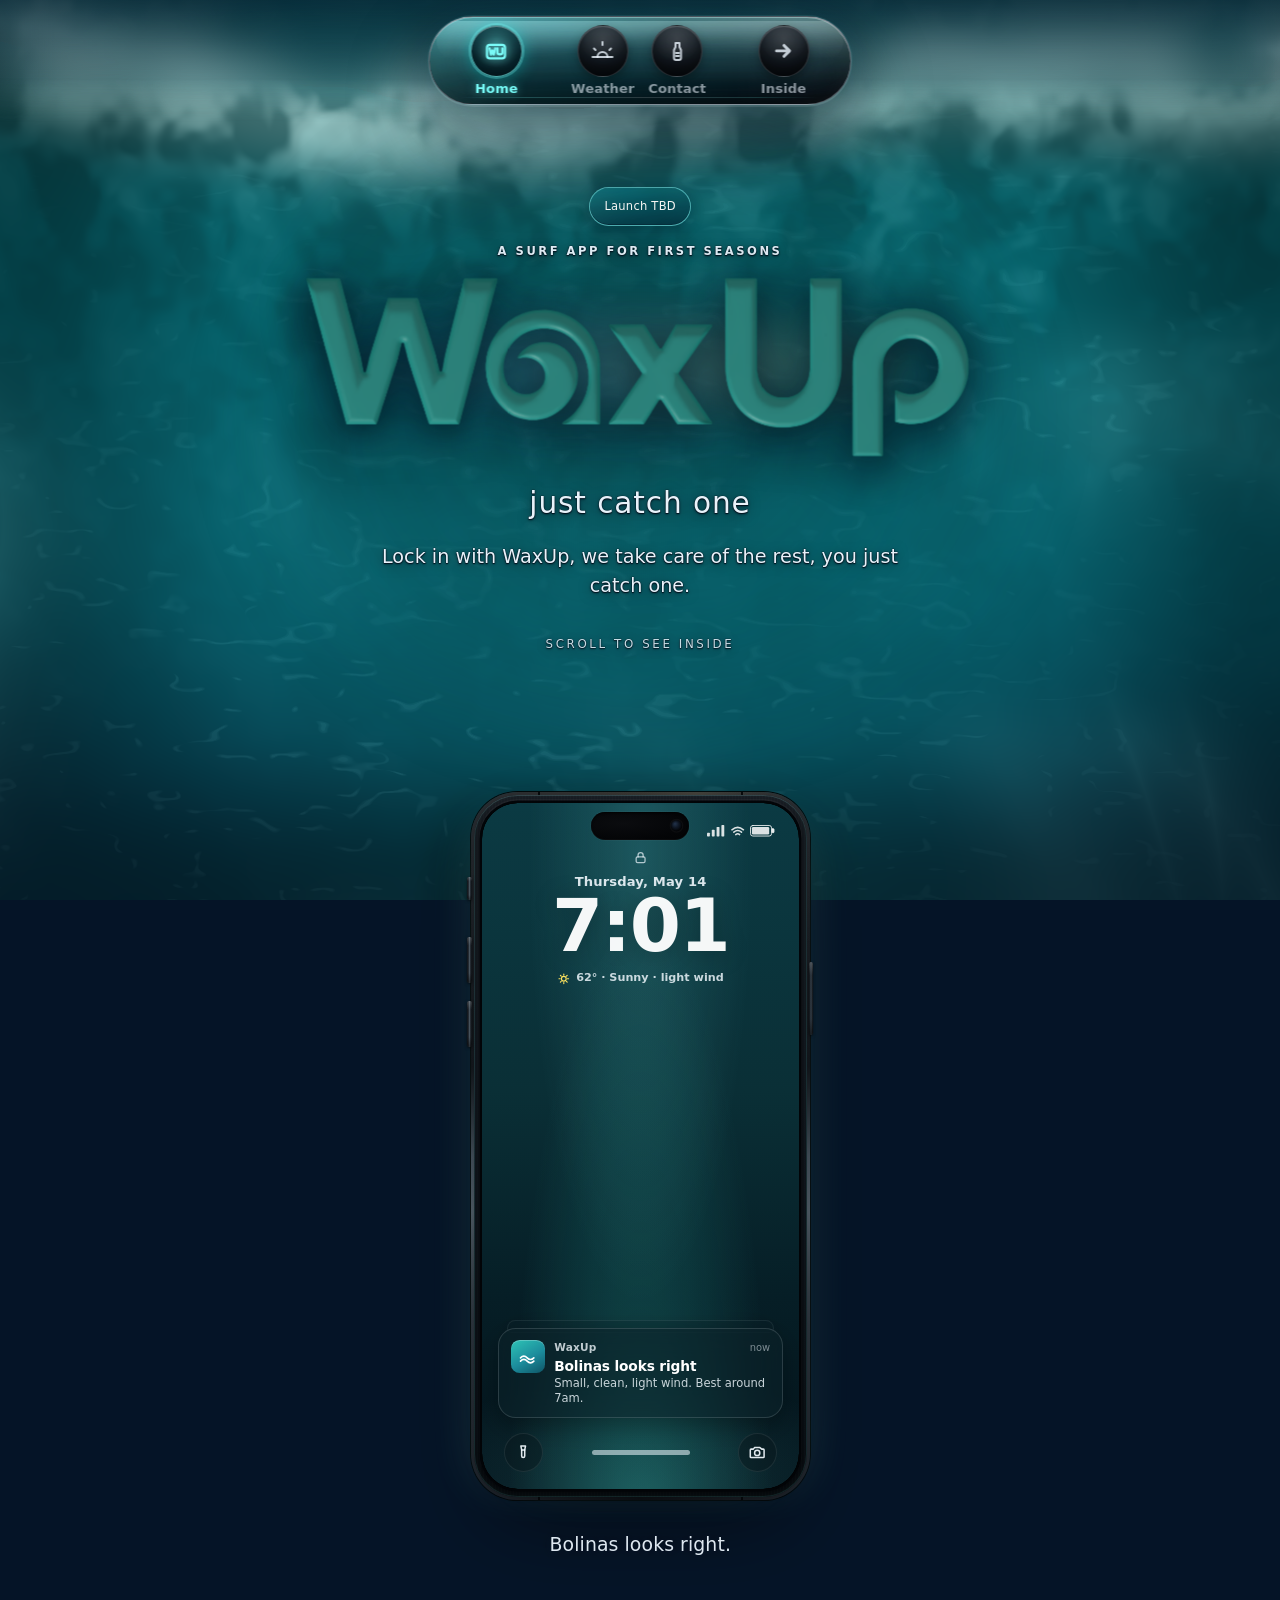
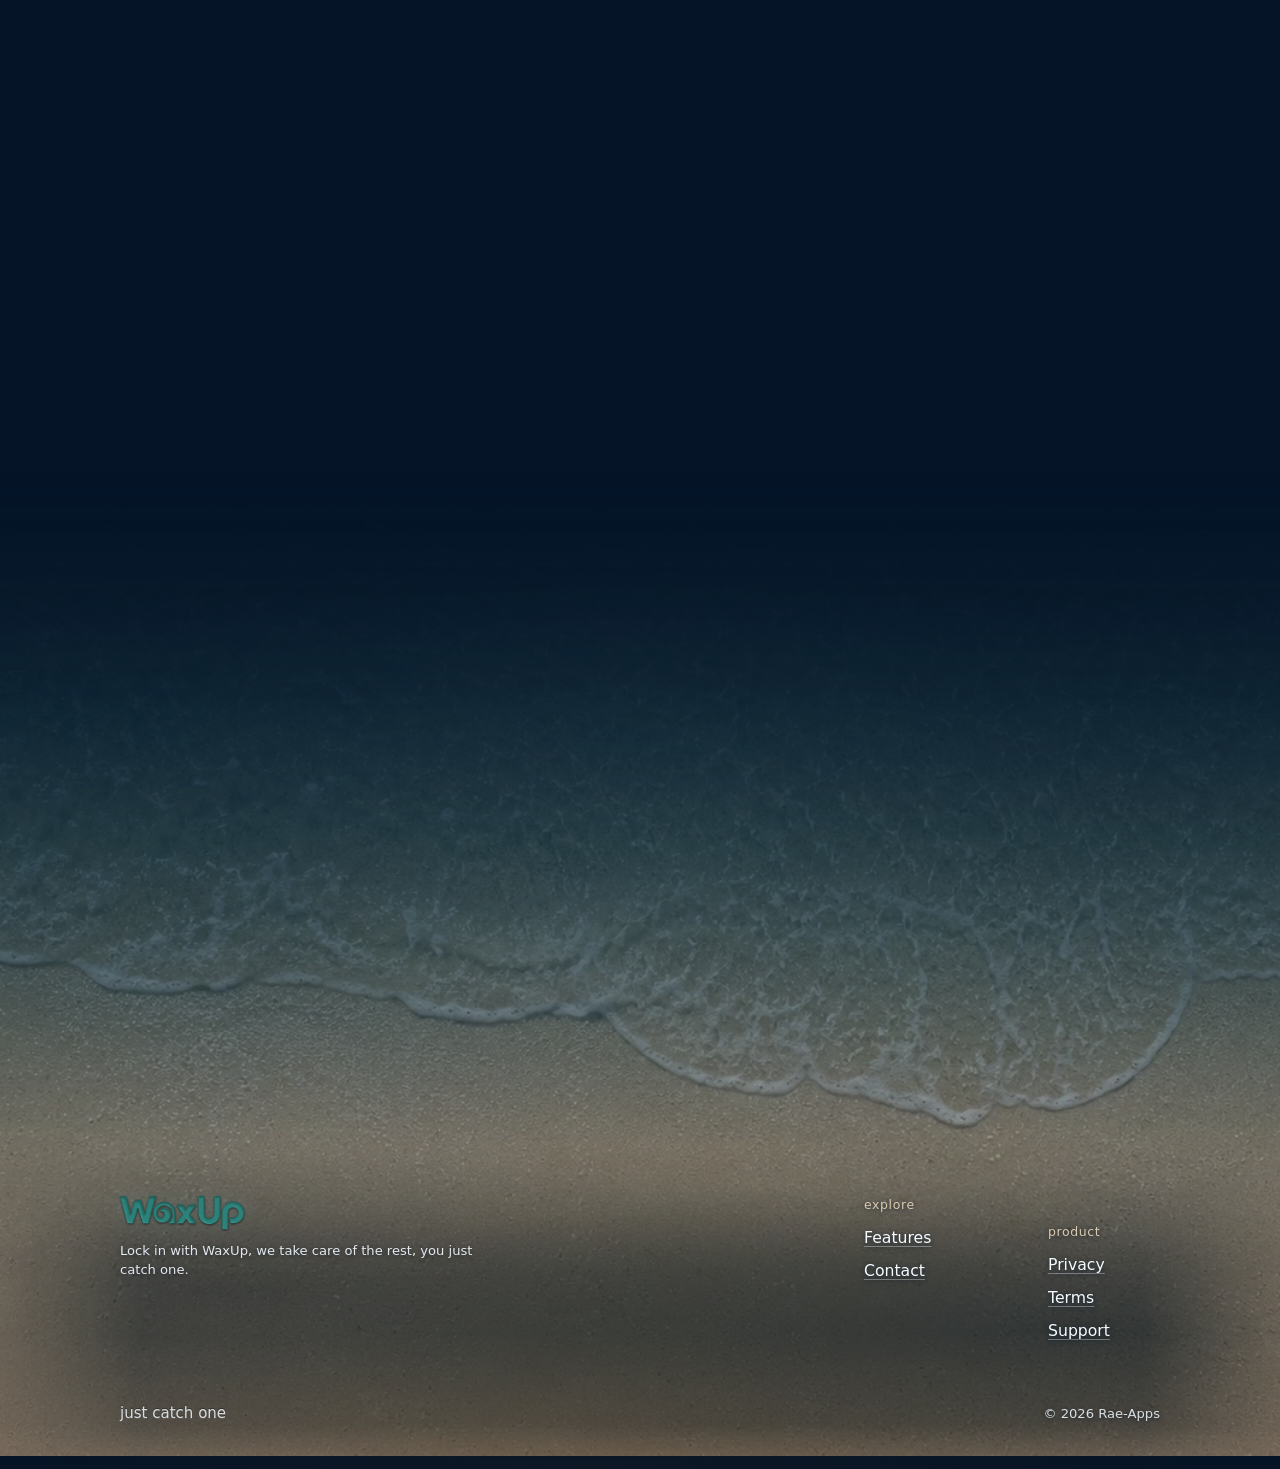
<file: index.html>
<!DOCTYPE html><html lang="en" data-mode="dark"> <head><meta charset="UTF-8"><meta name="viewport" content="width=device-width, initial-scale=1.0"><meta name="theme-color" content="#051427"><meta name="color-scheme" content="dark"><meta name="description" content="Know if today is your day before you leave the house. WaxUp turns the surf forecast into a plain answer. Lock in with WaxUp, we take care of the rest, you just catch one."><meta name="generator" content="Astro v4.16.19"><link rel="canonical" href="https://jcali86.github.io/"><link rel="icon" type="image/png" sizes="32x32" href="/favicon-32.png"><link rel="icon" type="image/png" sizes="16x16" href="/favicon-16.png"><link rel="apple-touch-icon" href="/apple-touch-icon.png"><!-- Open Graph --><meta property="og:title" content="WaxUp — just catch one"><meta property="og:description" content="Know if today is your day before you leave the house. WaxUp turns the surf forecast into a plain answer. Lock in with WaxUp, we take care of the rest, you just catch one."><meta property="og:url" content="https://jcali86.github.io/"><meta property="og:type" content="website"><meta property="og:site_name" content="WaxUp"><meta property="og:image" content="https://waxup.app/og/waxup-og.jpg"><meta property="og:image:width" content="1200"><meta property="og:image:height" content="630"><!-- Twitter --><meta name="twitter:card" content="summary_large_image"><meta name="twitter:title" content="WaxUp — just catch one"><meta name="twitter:description" content="Know if today is your day before you leave the house. WaxUp turns the surf forecast into a plain answer. Lock in with WaxUp, we take care of the rest, you just catch one."><meta name="twitter:image" content="https://waxup.app/og/waxup-og.jpg"><title>WaxUp — just catch one</title><meta name="astro-view-transitions-enabled" content="true"><meta name="astro-view-transitions-fallback" content="animate"><script>
      // Reveal gate — must run BEFORE first paint so [data-reveal] content
      // is hidden only when JS is actually running (no-JS visitors see
      // everything). Re-added on astro:after-swap because view transitions
      // replace <html> attributes before the new page paints.
      (function () {
        document.documentElement.classList.add('wx-reveal');
        document.addEventListener('astro:after-swap', function () {
          document.documentElement.classList.add('wx-reveal');
        });
      })();
    </script><link rel="stylesheet" href="/_astro/contact.C9oWBNM7.css">
<link rel="stylesheet" href="/_astro/features.CJUnjG4p.css">
<link rel="stylesheet" href="/_astro/index.BRfedXx3.css">
<style>.wax-icon[data-astro-cid-kdaytv3p]{display:inline-flex;align-items:center;justify-content:center;width:var(--wax-icon-size, 24px);height:var(--wax-icon-size, 24px);color:inherit;flex:0 0 auto;line-height:0}.wax-icon[data-astro-cid-kdaytv3p] svg{width:100%;height:100%;display:block}
</style><script type="module" src="/_astro/hoisted.CH0wCBsH.js"></script></head> <body class="min-h-screen flex flex-col ocean-page">  <div class="rotate-gate" aria-hidden="true"> <div class="rotate-gate-inner"> <span class="brand-logo brand-logo-md rotate-gate-logo" aria-label="WaxUp"><img class="brand-logo-img" src="/brand/waxup-wordmark.webp" width="1280" height="351" alt="WaxUp" decoding="async"></span> <p class="rotate-gate-tagline">just catch one</p> <span class="rotate-gate-prompt"> <svg class="rotate-gate-icon" viewBox="0 0 24 24" fill="none" stroke="currentColor" stroke-width="1.8" stroke-linecap="round" stroke-linejoin="round" aria-hidden="true"> <rect x="8.5" y="2.5" width="7" height="13" rx="1.5"></rect> <path d="M5 14 a7 7 0 0 0 7 7"></path> <path d="M3 11.5 L5 14 L7.5 12.5"></path> </svg>
Turn your phone upright
</span> </div> </div> <waxup-water-surface data-water-surface aria-hidden="true"> <div class="water-fallback" data-water-fallback></div> </waxup-water-surface>    <div class="bg-surface" aria-hidden="true"></div> <div class="nav-masthead" aria-hidden="true"></div> <nav class="top-nav" aria-label="Primary">  <span class="nav-iridescence" aria-hidden="true"></span>  <div class="nav-side nav-side-left"> <a class="nav-dock-item is-active" href="/" aria-label="WaxUp — home" aria-current="page"> <span class="nav-dock-icon" aria-hidden="true"> <span class="wax-icon wax-icon-home" style="--wax-icon-size:27px" aria-hidden="true" data-astro-cid-kdaytv3p><svg xmlns="http://www.w3.org/2000/svg" viewBox="0 0 24 24" fill="none" stroke="currentColor" stroke-width="2" stroke-linecap="round" stroke-linejoin="round">
  <!-- WaxUp icon: home / end card — fresh bar of surf wax with the WaxUp brand stamp (W + U) on the surface. Real surf wax bars (Mr. Zog's, Sticky Bumps, Wax Research) come with the brand embossed on a fresh, smooth surface; the wavy grooves only appear later from rubbing on a board. Stripped the grooves and replaced them with a stamped WU brandmark. Anchors the icon set to the literal product the brand is named after, AND ties it to the wordmark visually. 24x24 SF Symbol grid. -->
  <rect x="4" y="6" width="16" height="12" rx="2.5"/>
  <path d="M6.28 9.3 L7.54 14.7 L8.8 11.1 L10.06 14.7 L11.32 9.3"/>
  <path d="M13.25 9.3 L13.25 12.9 C13.25 15.15 17.75 15.15 17.75 12.9 L17.75 9.3"/>
</svg>
</span>  </span> <span class="nav-dock-label">Home</span> </a>  <button type="button" class="nav-dock-item nav-dock-weather" data-nav-weather-cycle aria-label="Change the water mood"> <span class="nav-dock-icon nav-icon-weather" aria-hidden="true">  <span class="wax-icon wax-icon-splash nav-weather-icon nav-weather-clear" style="--wax-icon-size:24px" aria-hidden="true" data-astro-cid-kdaytv3p><svg xmlns="http://www.w3.org/2000/svg" viewBox="0 0 24 24" fill="none" stroke="currentColor" stroke-width="2" stroke-linecap="round" stroke-linejoin="round">
  <!-- WaxUp icon: splash / sunrise — half sun cresting the horizon with three short rays. Used for the lockscreen-wake / "phone settles in" state. 24x24 SF Symbol grid. -->
  <line x1="2" y1="18" x2="22" y2="18"/>
  <path d="M7 18a5 5 0 0 1 10 0"/>
  <line x1="12" y1="6" x2="12" y2="3"/>
  <line x1="5" y1="11" x2="3.5" y2="9.5"/>
  <line x1="19" y1="11" x2="20.5" y2="9.5"/>
</svg>
</span>  <span class="wax-icon wax-icon-storm nav-weather-icon nav-weather-rain" style="--wax-icon-size:24px" aria-hidden="true" data-astro-cid-kdaytv3p><svg xmlns="http://www.w3.org/2000/svg" viewBox="0 0 24 24" fill="none" stroke="currentColor" stroke-width="2" stroke-linecap="round" stroke-linejoin="round">
  <!-- WaxUp icon: storm / today's read — cloud with three rain streaks. Used for the verdict screen state. 24x24 SF Symbol grid. -->
  <path d="M4 14.899A7 7 0 1 1 15.71 8h1.79a4.5 4.5 0 0 1 2.5 8.242"/>
  <line x1="8" y1="17" x2="7" y2="20"/>
  <line x1="12" y1="17" x2="11" y2="20"/>
  <line x1="16" y1="17" x2="15" y2="20"/>
</svg>
</span>  </span> <span class="nav-dock-label">Weather</span> </button> </div>  <span class="nav-center-wordmark" aria-hidden="true"> <span class="brand-logo brand-logo-sm nav-wordmark nav-wordmark-center" aria-label="WaxUp"><img class="brand-logo-img" src="/brand/waxup-wordmark.webp" width="1280" height="351" alt="WaxUp" decoding="async"></span> </span>  <div class="nav-side nav-side-right"> <a class="nav-dock-item" href="/contact"> <span class="nav-dock-icon" aria-hidden="true"> <span class="wax-icon wax-icon-contact" style="--wax-icon-size:24px" aria-hidden="true" data-astro-cid-kdaytv3p><svg xmlns="http://www.w3.org/2000/svg" viewBox="0 0 24 24" fill="none" stroke="currentColor" stroke-width="2" stroke-linecap="round" stroke-linejoin="round">
  <!-- WaxUp icon: contact / send a message — message in a bottle. Small rectangular cork at the top, tapered neck, rounded-bottom body. Two short horizontal lines inside the body suggest a rolled paper message visible through the glass. "Messages travel on water" is the metaphor: gentle, surf-vocab, distinctive from a generic envelope. 24x24 SF Symbol grid. -->
  <path d="M10 4 L14 4 L14 8 L15.5 11 L15.5 19 A2 2 0 0 1 13.5 21 L10.5 21 A2 2 0 0 1 8.5 19 L8.5 11 L10 8 Z"/>
  <line x1="10.5" y1="14" x2="13.5" y2="14"/>
  <line x1="10.5" y1="17" x2="13.5" y2="17"/>
</svg>
</span>  </span> <span class="nav-dock-label">Contact</span> </a>  <a class="nav-dock-item nav-dock-cta" href="/features"> <span class="nav-dock-icon nav-dock-icon-cta" aria-hidden="true"> <svg viewBox="0 0 16 16" fill="none" stroke="currentColor" stroke-width="2.2" stroke-linecap="round" stroke-linejoin="round"> <path d="M3 8 h9 M8.5 4 L12.5 8 L8.5 12"></path> </svg> </span> <span class="nav-dock-label">Inside</span> </a> </div> </nav>   <section class="hero-intro">  <div class="hero-actions">  <a class="cta-pill hero-pill" href="/features"><span class="hero-pill-iris" aria-hidden="true"></span>Launch TBD</a> </div> <p class="eyebrow">A surf app for first seasons</p> <h1 class="hero-mark"> <span class="brand-logo brand-logo-xl brand-logo-halo" aria-label="WaxUp"><img class="brand-logo-img" src="/brand/waxup-wordmark.webp" width="1280" height="351" alt="WaxUp" decoding="async"></span> </h1> <p class="tagline">just catch one</p> <p class="promise">
Lock in with WaxUp, we take care of the rest, you just catch one.
</p> <p class="scroll-hint" aria-hidden="true">Scroll to see inside</p> </section>  <section class="phone-stage" id="phone-stage"> <div class="phone-stage-pin"> <div class="phone-stage-composition">  <aside class="phone-side-intro" aria-label="Active state intro"> <div class="phone-side-intro-group is-active" data-stage-copy="lock" aria-hidden="false"> <div class="phone-side-intro-eyebrow"> <span class="wax-icon wax-icon-splash phone-side-intro-icon" style="--wax-icon-size:22px" aria-hidden="true" data-astro-cid-kdaytv3p><svg xmlns="http://www.w3.org/2000/svg" viewBox="0 0 24 24" fill="none" stroke="currentColor" stroke-width="2" stroke-linecap="round" stroke-linejoin="round">
  <!-- WaxUp icon: splash / sunrise — half sun cresting the horizon with three short rays. Used for the lockscreen-wake / "phone settles in" state. 24x24 SF Symbol grid. -->
  <line x1="2" y1="18" x2="22" y2="18"/>
  <path d="M7 18a5 5 0 0 1 10 0"/>
  <line x1="12" y1="6" x2="12" y2="3"/>
  <line x1="5" y1="11" x2="3.5" y2="9.5"/>
  <line x1="19" y1="11" x2="20.5" y2="9.5"/>
</svg>
</span>  <span>The morning glance</span> </div> <h2 class="phone-side-intro-title">The call reaches your lock screen before you open a thing.</h2> </div><div class="phone-side-intro-group" data-stage-copy="today" aria-hidden="true"> <div class="phone-side-intro-eyebrow"> <span class="wax-icon wax-icon-screens phone-side-intro-icon" style="--wax-icon-size:22px" aria-hidden="true" data-astro-cid-kdaytv3p><svg xmlns="http://www.w3.org/2000/svg" viewBox="0 0 24 24" fill="none" stroke="currentColor" stroke-width="2" stroke-linecap="round" stroke-linejoin="round">
  <!-- WaxUp icon: screens / what you'll see — phone outline (iPhone portrait proportion, rounded corners, no notch or home button to keep the silhouette clean at 24px) with a single wavy line traced across the lower portion of the screen. The wave reuses the same vocabulary as wax-favorites so the icon family reads as one set. Says "this is the surf app" without spelling it out. 24x24 SF Symbol grid. -->
  <rect x="7" y="3" width="10" height="18" rx="2.5"/>
  <path d="M9 14 Q 11 12 12 14 T 15 14"/>
</svg>
</span>  <span>Today&#39;s read</span> </div> <h2 class="phone-side-intro-title">The Today Brief — four small reads that add up to a yes.</h2> </div><div class="phone-side-intro-group" data-stage-copy="spots" aria-hidden="true"> <div class="phone-side-intro-eyebrow"> <span class="wax-icon wax-icon-favorites phone-side-intro-icon" style="--wax-icon-size:22px" aria-hidden="true" data-astro-cid-kdaytv3p><svg xmlns="http://www.w3.org/2000/svg" viewBox="0 0 24 24" fill="none" stroke="currentColor" stroke-width="2" stroke-linecap="round" stroke-linejoin="round">
  <!-- WaxUp icon: favorites / your beaches — map pin teardrop with two short stacked wavy lines inside, the universal "water" symbol (SF Symbols `water.waves` shape). Reads as water/waves instead of an abstract curve. The two lines are offset horizontally so the pair feels like moving water rather than a math symbol. 24x24 SF Symbol grid. -->
  <path d="M20 10c0 5-5.5 10.2-7.4 11.8a1 1 0 0 1-1.2 0C9.5 20.2 4 15 4 10a8 8 0 0 1 16 0Z"/>
  <path d="M7 9 Q 9 7 11 9 T 15 9"/>
  <path d="M9 12 Q 11 10 13 12 T 17 12"/>
</svg>
</span>  <span>Your beaches</span> </div> <h2 class="phone-side-intro-title">Your watchlist. WaxUp keeps an eye on the spots that matter to you.</h2> </div><div class="phone-side-intro-group" data-stage-copy="log" aria-hidden="true"> <div class="phone-side-intro-eyebrow"> <span class="wax-icon wax-icon-log phone-side-intro-icon" style="--wax-icon-size:22px" aria-hidden="true" data-astro-cid-kdaytv3p><svg xmlns="http://www.w3.org/2000/svg" viewBox="0 0 24 24" fill="none" stroke="currentColor" stroke-width="2" stroke-linecap="round" stroke-linejoin="round">
  <!-- WaxUp icon: log / after the session — plain horizontal surfboard with a small branch growing out of the top. The branch leans into the "log" double meaning: surf log (the session-recording feature) ↔ log (literal piece of wood, complete with a twig still on it). Branch starts at the top edge of the board (x=13, y=9), curves up and to the right, with one small offshoot for organic detail. 24x24 SF Symbol grid. -->
  <path d="M6 9 L17 9 L21 12 L17 15 L6 15 A3 3 0 0 1 6 9 Z"/>
  <path d="M13 9 Q 14.5 5 17 4"/>
  <path d="M15 6.5 L 16.5 5.8"/>
</svg>
</span>  <span>After the session</span> </div> <h2 class="phone-side-intro-title">A two-tap log, so WaxUp learns what a good day looks like for you.</h2> </div><div class="phone-side-intro-group" data-stage-copy="gear" aria-hidden="true"> <div class="phone-side-intro-eyebrow"> <span class="wax-icon wax-icon-gear phone-side-intro-icon" style="--wax-icon-size:22px" aria-hidden="true" data-astro-cid-kdaytv3p><svg xmlns="http://www.w3.org/2000/svg" viewBox="0 0 24 24" fill="none" stroke="currentColor" stroke-width="1.6" stroke-linecap="round" stroke-linejoin="round">
  <!-- WaxUp icon: gear / what to grab — wetsuit with arms outstretched (the iconic "hanging on a hook" silhouette). Rounded hood at the top, shoulders flaring out, sleeves extending to wrist cuffs at x=3 and x=21, torso narrowing to a waist, legs split at the bottom. The wide arm extension breaks the previous "letter A" silhouette decisively — now reads as a hanging wetsuit, not an alphabetic letterform. 24x24 SF Symbol grid. -->
  <path d="M9 5 Q9 3 12 3 Q15 3 15 5 L18 7 L21 11 L19 13 L17 11 L17 22 L13 22 L12 17 L11 22 L7 22 L7 11 L5 13 L3 11 L6 7 Z"/>
  <line x1="12" y1="6" x2="12" y2="14"/>
</svg>
</span>  <span>What to grab</span> </div> <h2 class="phone-side-intro-title">A short list before you go — board, suit, wax, leash.</h2> </div><div class="phone-side-intro-group" data-stage-copy="endcard" aria-hidden="true"> <div class="phone-side-intro-eyebrow"> <span class="wax-icon wax-icon-home phone-side-intro-icon" style="--wax-icon-size:22px" aria-hidden="true" data-astro-cid-kdaytv3p><svg xmlns="http://www.w3.org/2000/svg" viewBox="0 0 24 24" fill="none" stroke="currentColor" stroke-width="2" stroke-linecap="round" stroke-linejoin="round">
  <!-- WaxUp icon: home / end card — fresh bar of surf wax with the WaxUp brand stamp (W + U) on the surface. Real surf wax bars (Mr. Zog's, Sticky Bumps, Wax Research) come with the brand embossed on a fresh, smooth surface; the wavy grooves only appear later from rubbing on a board. Stripped the grooves and replaced them with a stamped WU brandmark. Anchors the icon set to the literal product the brand is named after, AND ties it to the wordmark visually. 24x24 SF Symbol grid. -->
  <rect x="4" y="6" width="16" height="12" rx="2.5"/>
  <path d="M6.28 9.3 L7.54 14.7 L8.8 11.1 L10.06 14.7 L11.32 9.3"/>
  <path d="M13.25 9.3 L13.25 12.9 C13.25 15.15 17.75 15.15 17.75 12.9 L17.75 9.3"/>
</svg>
</span>  <span>just catch one</span> </div> <h2 class="phone-side-intro-title">The whole point, in three words.</h2> </div> </aside> <div class="phone-stage-device"> <div class="phone-chassis-frame"> <div class="phone-chassis-body"> <div class="phone-viewport">  <div class="phone-screen-layer is-active" data-screen-id="lock">  <div class="screen-lock" data-astro-cid-falrmdxs>  <header class="screen-status-bar" aria-hidden="true" data-astro-cid-falrmdxs> <span class="status-spacer" data-astro-cid-falrmdxs></span> <div class="status-icons" data-astro-cid-falrmdxs> <svg viewBox="0 0 18 12" class="status-icon" fill="currentColor" data-astro-cid-falrmdxs> <rect x="0" y="8" width="3" height="4" rx="0.7" data-astro-cid-falrmdxs></rect> <rect x="5" y="5" width="3" height="7" rx="0.7" data-astro-cid-falrmdxs></rect> <rect x="10" y="2" width="3" height="10" rx="0.7" data-astro-cid-falrmdxs></rect> <rect x="15" y="0" width="3" height="12" rx="0.7" data-astro-cid-falrmdxs></rect> </svg> <svg viewBox="0 0 16 12" class="status-icon" fill="none" stroke="currentColor" stroke-width="1.6" stroke-linecap="round" stroke-linejoin="round" data-astro-cid-falrmdxs> <path d="M2 5 Q 8 0 14 5" data-astro-cid-falrmdxs></path> <path d="M4 7.5 Q 8 4 12 7.5" data-astro-cid-falrmdxs></path> <path d="M6 10 Q 8 8.4 10 10" data-astro-cid-falrmdxs></path> </svg> <svg viewBox="0 0 26 12" class="status-icon" fill="none" stroke="currentColor" stroke-width="1" stroke-linecap="round" stroke-linejoin="round" data-astro-cid-falrmdxs> <rect x="0.5" y="0.5" width="22" height="11" rx="2.5" data-astro-cid-falrmdxs></rect> <rect x="23" y="4" width="2" height="4" rx="0.8" fill="currentColor" data-astro-cid-falrmdxs></rect> <rect x="2" y="2" width="18" height="8" rx="1.4" fill="currentColor" stroke="none" data-astro-cid-falrmdxs></rect> </svg> </div> </header>  <div class="lock-clock" data-astro-cid-falrmdxs> <svg class="lock-glyph" viewBox="0 0 24 24" fill="none" stroke="currentColor" stroke-width="2" stroke-linecap="round" stroke-linejoin="round" aria-hidden="true" data-astro-cid-falrmdxs> <rect x="5" y="11" width="14" height="9" rx="2.2" data-astro-cid-falrmdxs></rect> <path d="M8 11 V8 a4 4 0 0 1 8 0 v3" data-astro-cid-falrmdxs></path> </svg> <p class="lock-date" data-astro-cid-falrmdxs>Thursday, May 14</p> <p class="lock-time" data-astro-cid-falrmdxs>7:01</p> <div class="lock-weather" data-astro-cid-falrmdxs> <svg viewBox="0 0 24 24" fill="none" stroke="currentColor" stroke-width="2" stroke-linecap="round" stroke-linejoin="round" aria-hidden="true" data-astro-cid-falrmdxs> <circle cx="12" cy="12" r="4.2" data-astro-cid-falrmdxs></circle> <path d="M12 3.5 v2 M12 18.5 v2 M3.5 12 h2 M18.5 12 h2 M6 6 l1.4 1.4 M16.6 16.6 l1.4 1.4 M18 6 l-1.4 1.4 M7.4 16.6 l-1.4 1.4" data-astro-cid-falrmdxs></path> </svg> <span data-astro-cid-falrmdxs>62° · Sunny · light wind</span> </div> </div> <div class="lock-spacer" data-astro-cid-falrmdxs></div>  <div class="lock-notifs" data-astro-cid-falrmdxs> <article class="lock-notif lock-notif-ghost" aria-hidden="true" data-astro-cid-falrmdxs></article> <article class="lock-notif" data-astro-cid-falrmdxs> <span class="lock-notif-icon" aria-hidden="true" data-astro-cid-falrmdxs> <svg viewBox="0 0 24 24" fill="none" stroke="#ffffff" stroke-width="2" stroke-linecap="round" stroke-linejoin="round" data-astro-cid-falrmdxs> <path d="M3 13 Q 7 9 11 13 T 19 13" data-astro-cid-falrmdxs></path> <path d="M3 17 Q 7 13 11 17 T 19 17" data-astro-cid-falrmdxs></path> </svg> </span> <div class="lock-notif-body" data-astro-cid-falrmdxs> <div class="lock-notif-head" data-astro-cid-falrmdxs> <span class="lock-notif-app" data-astro-cid-falrmdxs>WaxUp</span> <span class="lock-notif-time" data-astro-cid-falrmdxs>now</span> </div> <p class="lock-notif-title" data-astro-cid-falrmdxs>Bolinas looks right</p> <p class="lock-notif-text" data-astro-cid-falrmdxs>Small, clean, light wind. Best around 7am.</p> </div> </article> </div>  <div class="lock-bottom" aria-hidden="true" data-astro-cid-falrmdxs> <span class="lock-control" data-astro-cid-falrmdxs> <svg viewBox="0 0 24 24" fill="none" stroke="currentColor" stroke-width="2" stroke-linecap="round" stroke-linejoin="round" data-astro-cid-falrmdxs> <path d="M9 4 h6 l-1 5 h-4 Z" data-astro-cid-falrmdxs></path><path d="M10 9 v8 a2 2 0 0 0 4 0 V9" data-astro-cid-falrmdxs></path> </svg> </span> <span class="lock-home-indicator" data-astro-cid-falrmdxs></span> <span class="lock-control" data-astro-cid-falrmdxs> <svg viewBox="0 0 24 24" fill="none" stroke="currentColor" stroke-width="2" stroke-linecap="round" stroke-linejoin="round" data-astro-cid-falrmdxs> <path d="M4 8 h3 l1.5 -2 h7 L18 8 h2 a1 1 0 0 1 1 1 v9 a1 1 0 0 1 -1 1 H4 a1 1 0 0 1 -1 -1 V9 a1 1 0 0 1 1 -1 Z" data-astro-cid-falrmdxs></path> <circle cx="12" cy="13" r="3.4" data-astro-cid-falrmdxs></circle> </svg> </span> </div> </div>   </div> <div class="phone-screen-layer" data-screen-id="today">  <div class="screen-today-brief" data-astro-cid-fu4uh52j>  <header class="screen-status-bar" aria-hidden="true" data-astro-cid-fu4uh52j> <span class="status-time" data-astro-cid-fu4uh52j>9:41</span> <div class="status-icons" data-astro-cid-fu4uh52j>  <svg viewBox="0 0 18 12" class="status-icon" fill="currentColor" data-astro-cid-fu4uh52j> <rect x="0" y="8" width="3" height="4" rx="0.7" data-astro-cid-fu4uh52j></rect> <rect x="5" y="5" width="3" height="7" rx="0.7" data-astro-cid-fu4uh52j></rect> <rect x="10" y="2" width="3" height="10" rx="0.7" data-astro-cid-fu4uh52j></rect> <rect x="15" y="0" width="3" height="12" rx="0.7" data-astro-cid-fu4uh52j></rect> </svg>  <svg viewBox="0 0 16 12" class="status-icon" fill="none" stroke="currentColor" stroke-width="1.6" stroke-linecap="round" stroke-linejoin="round" data-astro-cid-fu4uh52j> <path d="M2 5 Q 8 0 14 5" data-astro-cid-fu4uh52j></path> <path d="M4 7.5 Q 8 4 12 7.5" data-astro-cid-fu4uh52j></path> <path d="M6 10 Q 8 8.4 10 10" data-astro-cid-fu4uh52j></path> </svg>  <svg viewBox="0 0 26 12" class="status-icon" fill="none" stroke="currentColor" stroke-width="1" stroke-linecap="round" stroke-linejoin="round" data-astro-cid-fu4uh52j> <rect x="0.5" y="0.5" width="22" height="11" rx="2.5" data-astro-cid-fu4uh52j></rect> <rect x="23" y="4" width="2" height="4" rx="0.8" fill="currentColor" data-astro-cid-fu4uh52j></rect> <rect x="2" y="2" width="18" height="8" rx="1.4" fill="currentColor" stroke="none" data-astro-cid-fu4uh52j></rect> </svg> </div> </header>  <article class="brief-card" data-astro-cid-fu4uh52j> <header class="brief-card-header" data-astro-cid-fu4uh52j> <span class="brief-eyebrow" data-astro-cid-fu4uh52j>Today brief</span> <a class="brief-link" href="#" tabindex="-1" aria-hidden="true" data-astro-cid-fu4uh52j>
Full report
<svg viewBox="0 0 8 12" fill="none" stroke="currentColor" stroke-width="1.8" stroke-linecap="round" stroke-linejoin="round" data-astro-cid-fu4uh52j> <path d="M2 2 L6 6 L2 10" data-astro-cid-fu4uh52j></path> </svg> </a> </header> <div class="brief-grid" data-astro-cid-fu4uh52j>  <div class="brief-sub brief-sub-cyan" data-astro-cid-fu4uh52j> <div class="brief-sub-icon" aria-hidden="true" data-astro-cid-fu4uh52j> <svg viewBox="0 0 24 24" fill="none" stroke="currentColor" stroke-width="2" stroke-linecap="round" stroke-linejoin="round" data-astro-cid-fu4uh52j> <path d="M3 10 Q 7 7 11 10 T 19 10" data-astro-cid-fu4uh52j></path> <path d="M3 14 Q 7 11 11 14 T 19 14" data-astro-cid-fu4uh52j></path> </svg> </div> <p class="brief-sub-title" data-astro-cid-fu4uh52j>Wave size</p> <p class="brief-sub-body" data-astro-cid-fu4uh52j>Gentle and right for your level today.</p> <div class="brief-sub-footer" data-astro-cid-fu4uh52j> <span class="brief-sub-value" data-astro-cid-fu4uh52j>2.5 ft</span> <span class="brief-sub-pill brief-pill-cyan" data-astro-cid-fu4uh52j>Gentle</span> </div> </div>  <div class="brief-sub brief-sub-blue" data-astro-cid-fu4uh52j> <div class="brief-sub-icon" aria-hidden="true" data-astro-cid-fu4uh52j> <svg viewBox="0 0 24 24" fill="none" stroke="currentColor" stroke-width="2" stroke-linecap="round" stroke-linejoin="round" data-astro-cid-fu4uh52j> <path d="M12 4 L12 16" data-astro-cid-fu4uh52j></path> <path d="M7 11 L12 16 L17 11" data-astro-cid-fu4uh52j></path> </svg> </div> <p class="brief-sub-title" data-astro-cid-fu4uh52j>Tide level</p> <p class="brief-sub-body" data-astro-cid-fu4uh52j>Rising — a softer, more forgiving window.</p> <div class="brief-sub-footer" data-astro-cid-fu4uh52j> <span class="brief-sub-value" data-astro-cid-fu4uh52j>Rising</span> <span class="brief-sub-pill brief-pill-blue" data-astro-cid-fu4uh52j>Good window</span> </div> </div>  <div class="brief-sub brief-sub-amber" data-astro-cid-fu4uh52j> <div class="brief-sub-icon" aria-hidden="true" data-astro-cid-fu4uh52j> <svg viewBox="0 0 24 24" fill="none" stroke="currentColor" stroke-width="2" stroke-linecap="round" stroke-linejoin="round" data-astro-cid-fu4uh52j> <circle cx="12" cy="12" r="4.2" data-astro-cid-fu4uh52j></circle> <path d="M12 3.5 v2 M12 18.5 v2 M3.5 12 h2 M18.5 12 h2 M6 6 l1.4 1.4 M16.6 16.6 l1.4 1.4 M18 6 l-1.4 1.4 M7.4 16.6 l-1.4 1.4" data-astro-cid-fu4uh52j></path> </svg> </div> <p class="brief-sub-title" data-astro-cid-fu4uh52j>Weather feel</p> <p class="brief-sub-body" data-astro-cid-fu4uh52j>Sunny and light wind. Clean, nothing fighting you.</p> <div class="brief-sub-footer" data-astro-cid-fu4uh52j> <span class="brief-sub-value" data-astro-cid-fu4uh52j>Sunny</span> <span class="brief-sub-pill brief-pill-amber" data-astro-cid-fu4uh52j>Light wind</span> </div> </div>  <div class="brief-sub brief-sub-green" data-astro-cid-fu4uh52j> <div class="brief-sub-icon" aria-hidden="true" data-astro-cid-fu4uh52j> <svg viewBox="0 0 24 24" fill="none" stroke="currentColor" stroke-width="2" stroke-linecap="round" stroke-linejoin="round" data-astro-cid-fu4uh52j> <circle cx="12" cy="12" r="8" data-astro-cid-fu4uh52j></circle> <path d="M8.5 12 L11 14.5 L16 9" data-astro-cid-fu4uh52j></path> </svg> </div> <p class="brief-sub-title" data-astro-cid-fu4uh52j>Water safety</p> <p class="brief-sub-body" data-astro-cid-fu4uh52j>Clean water — good to go.</p> <div class="brief-sub-footer" data-astro-cid-fu4uh52j> <span class="brief-sub-value" data-astro-cid-fu4uh52j>Clear</span> <span class="brief-sub-pill brief-pill-green" data-astro-cid-fu4uh52j>Go</span> </div> </div> </div> <hr class="brief-divider" data-astro-cid-fu4uh52j> <footer class="brief-card-footer" data-astro-cid-fu4uh52j> <div class="brief-last-session" data-astro-cid-fu4uh52j> <div class="brief-last-icon" aria-hidden="true" data-astro-cid-fu4uh52j> <svg viewBox="0 0 24 24" fill="none" stroke="currentColor" stroke-width="2" stroke-linecap="round" stroke-linejoin="round" data-astro-cid-fu4uh52j> <path d="M12 4 A8 8 0 1 1 4 12" data-astro-cid-fu4uh52j></path> <path d="M4 4 L4 8 L8 8" data-astro-cid-fu4uh52j></path> <path d="M12 8 L12 12 L15 14" data-astro-cid-fu4uh52j></path> </svg> </div> <div class="brief-last-text" data-astro-cid-fu4uh52j> <p class="brief-last-eyebrow" data-astro-cid-fu4uh52j>Surf seshes</p> <p class="brief-last-title" data-astro-cid-fu4uh52j>
Last session
<span class="brief-last-date" data-astro-cid-fu4uh52j>May 27</span> </p> <p class="brief-last-meta" data-astro-cid-fu4uh52j>45 min · Good · first green wave</p> </div> </div> <button class="brief-log-button" type="button" tabindex="-1" aria-label="Log Session" data-astro-cid-fu4uh52j> <div class="brief-log-icon" aria-hidden="true" data-astro-cid-fu4uh52j> <svg viewBox="0 0 24 24" fill="none" stroke="currentColor" stroke-width="2" stroke-linecap="round" stroke-linejoin="round" data-astro-cid-fu4uh52j> <rect x="6" y="3" width="12" height="14" rx="1.4" data-astro-cid-fu4uh52j></rect> <path d="M9 7 h6" data-astro-cid-fu4uh52j></path> <path d="M9 11 h6" data-astro-cid-fu4uh52j></path> <path d="M6 19 Q 8 17.5 10 19 T 14 19 T 18 19" data-astro-cid-fu4uh52j></path> <path d="M6 21 Q 8 19.5 10 21 T 14 21 T 18 21" data-astro-cid-fu4uh52j></path> </svg> </div> <span data-astro-cid-fu4uh52j>Log Session</span> </button> </footer> </article> </div>   </div> <div class="phone-screen-layer" data-screen-id="spots">  <div class="screen-spots" data-astro-cid-7l6gn2ao>  <header class="screen-status-bar" aria-hidden="true" data-astro-cid-7l6gn2ao> <span class="status-time" data-astro-cid-7l6gn2ao>9:41</span> <div class="status-icons" data-astro-cid-7l6gn2ao> <svg viewBox="0 0 18 12" class="status-icon" fill="currentColor" data-astro-cid-7l6gn2ao> <rect x="0" y="8" width="3" height="4" rx="0.7" data-astro-cid-7l6gn2ao></rect> <rect x="5" y="5" width="3" height="7" rx="0.7" data-astro-cid-7l6gn2ao></rect> <rect x="10" y="2" width="3" height="10" rx="0.7" data-astro-cid-7l6gn2ao></rect> <rect x="15" y="0" width="3" height="12" rx="0.7" data-astro-cid-7l6gn2ao></rect> </svg> <svg viewBox="0 0 16 12" class="status-icon" fill="none" stroke="currentColor" stroke-width="1.6" stroke-linecap="round" stroke-linejoin="round" data-astro-cid-7l6gn2ao> <path d="M2 5 Q 8 0 14 5" data-astro-cid-7l6gn2ao></path> <path d="M4 7.5 Q 8 4 12 7.5" data-astro-cid-7l6gn2ao></path> <path d="M6 10 Q 8 8.4 10 10" data-astro-cid-7l6gn2ao></path> </svg> <svg viewBox="0 0 26 12" class="status-icon" fill="none" stroke="currentColor" stroke-width="1" stroke-linecap="round" stroke-linejoin="round" data-astro-cid-7l6gn2ao> <rect x="0.5" y="0.5" width="22" height="11" rx="2.5" data-astro-cid-7l6gn2ao></rect> <rect x="23" y="4" width="2" height="4" rx="0.8" fill="currentColor" data-astro-cid-7l6gn2ao></rect> <rect x="2" y="2" width="18" height="8" rx="1.4" fill="currentColor" stroke="none" data-astro-cid-7l6gn2ao></rect> </svg> </div> </header>  <div class="spots-titlebar" data-astro-cid-7l6gn2ao> <h2 class="spots-title" data-astro-cid-7l6gn2ao>Spots</h2> <span class="spots-filter" data-astro-cid-7l6gn2ao> <svg viewBox="0 0 16 16" fill="none" stroke="currentColor" stroke-width="1.6" stroke-linecap="round" data-astro-cid-7l6gn2ao> <path d="M2 4 h12 M4 8 h8 M6 12 h4" data-astro-cid-7l6gn2ao></path> </svg>
Filter
</span> </div> <div class="spots-list" data-astro-cid-7l6gn2ao>  <article class="spot-card spot-card-peek" data-astro-cid-7l6gn2ao> <div class="spot-card-top" data-astro-cid-7l6gn2ao> <div class="spot-rating spot-rating-skip" data-astro-cid-7l6gn2ao> <svg viewBox="0 0 12 12" fill="currentColor" aria-hidden="true" data-astro-cid-7l6gn2ao><path d="M6 1 L11.2 10.6 L0.8 10.6 Z" data-astro-cid-7l6gn2ao></path></svg> <span data-astro-cid-7l6gn2ao>Skip today</span> </div> <span class="spot-distance" data-astro-cid-7l6gn2ao>
Ocean Beach
<svg viewBox="0 0 12 12" fill="none" stroke="currentColor" stroke-width="1.5" stroke-linecap="round" stroke-linejoin="round" data-astro-cid-7l6gn2ao><path d="M2 6 L10 2 L7 10 L6 7 Z" data-astro-cid-7l6gn2ao></path></svg>
3.2 mi
</span> </div> <p class="spot-line" data-astro-cid-7l6gn2ao>Too big and heavy this morning. WaxUp says sit this one out.</p> </article>  <article class="spot-card spot-card-hero" data-astro-cid-7l6gn2ao> <div class="spot-hero-head" data-astro-cid-7l6gn2ao> <div class="spot-rating spot-rating-strong" data-astro-cid-7l6gn2ao> <span class="spot-stars" aria-label="Three star conditions" data-astro-cid-7l6gn2ao> <svg viewBox="0 0 12 12" fill="currentColor" data-astro-cid-7l6gn2ao><path d="M6 0.5 L7.5 4 L11.3 4.4 L8.4 7 L9.3 10.8 L6 8.8 L2.7 10.8 L3.6 7 L0.7 4.4 L4.5 4 Z" data-astro-cid-7l6gn2ao></path></svg> <svg viewBox="0 0 12 12" fill="currentColor" data-astro-cid-7l6gn2ao><path d="M6 0.5 L7.5 4 L11.3 4.4 L8.4 7 L9.3 10.8 L6 8.8 L2.7 10.8 L3.6 7 L0.7 4.4 L4.5 4 Z" data-astro-cid-7l6gn2ao></path></svg> <svg viewBox="0 0 12 12" fill="currentColor" data-astro-cid-7l6gn2ao><path d="M6 0.5 L7.5 4 L11.3 4.4 L8.4 7 L9.3 10.8 L6 8.8 L2.7 10.8 L3.6 7 L0.7 4.4 L4.5 4 Z" data-astro-cid-7l6gn2ao></path></svg> <svg viewBox="0 0 12 12" fill="none" stroke="currentColor" stroke-width="1" class="spot-star-empty" data-astro-cid-7l6gn2ao><path d="M6 0.5 L7.5 4 L11.3 4.4 L8.4 7 L9.3 10.8 L6 8.8 L2.7 10.8 L3.6 7 L0.7 4.4 L4.5 4 Z" data-astro-cid-7l6gn2ao></path></svg> <svg viewBox="0 0 12 12" fill="none" stroke="currentColor" stroke-width="1" class="spot-star-empty" data-astro-cid-7l6gn2ao><path d="M6 0.5 L7.5 4 L11.3 4.4 L8.4 7 L9.3 10.8 L6 8.8 L2.7 10.8 L3.6 7 L0.7 4.4 L4.5 4 Z" data-astro-cid-7l6gn2ao></path></svg> </span> </div> <span class="spot-distance" data-astro-cid-7l6gn2ao> <svg viewBox="0 0 12 12" fill="none" stroke="currentColor" stroke-width="1.5" stroke-linecap="round" stroke-linejoin="round" data-astro-cid-7l6gn2ao><path d="M2 6 L10 2 L7 10 L6 7 Z" data-astro-cid-7l6gn2ao></path></svg>
9.0 mi
</span> </div> <h3 class="spot-name" data-astro-cid-7l6gn2ao>Bolinas</h3> <p class="spot-beginner" data-astro-cid-7l6gn2ao> <span class="spot-dot" aria-hidden="true" data-astro-cid-7l6gn2ao></span>
Beginner
</p> <p class="spot-headline" data-astro-cid-7l6gn2ao>Small, clean, light wind. A good morning to paddle out.</p> <div class="spot-stats" data-astro-cid-7l6gn2ao> <div class="spot-stat" data-astro-cid-7l6gn2ao> <div class="spot-stat-icon" aria-hidden="true" data-astro-cid-7l6gn2ao> <svg viewBox="0 0 24 16" fill="none" stroke="currentColor" stroke-width="2" stroke-linecap="round" stroke-linejoin="round" data-astro-cid-7l6gn2ao> <path d="M2 6 Q 6 2 10 6 T 18 6" data-astro-cid-7l6gn2ao></path> <path d="M2 11 Q 6 7 10 11 T 18 11" data-astro-cid-7l6gn2ao></path> </svg> </div> <p class="spot-stat-value" data-astro-cid-7l6gn2ao>2.5 ft</p> <p class="spot-stat-label" data-astro-cid-7l6gn2ao>Waves</p> </div> <div class="spot-stat" data-astro-cid-7l6gn2ao> <div class="spot-stat-icon" aria-hidden="true" data-astro-cid-7l6gn2ao> <svg viewBox="0 0 24 24" fill="none" stroke="currentColor" stroke-width="2" stroke-linecap="round" stroke-linejoin="round" data-astro-cid-7l6gn2ao> <path d="M3 9 h12 a3 3 0 1 0 -3 -3" data-astro-cid-7l6gn2ao></path> <path d="M3 14 h16 a3 3 0 1 1 -3 3" data-astro-cid-7l6gn2ao></path> </svg> </div> <p class="spot-stat-value" data-astro-cid-7l6gn2ao>8 mph</p> <p class="spot-stat-label" data-astro-cid-7l6gn2ao>Wind</p> </div> <div class="spot-stat" data-astro-cid-7l6gn2ao> <div class="spot-stat-icon" aria-hidden="true" data-astro-cid-7l6gn2ao> <svg viewBox="0 0 24 24" fill="none" stroke="currentColor" stroke-width="2" stroke-linecap="round" stroke-linejoin="round" data-astro-cid-7l6gn2ao> <path d="M5 16 L12 9 L19 16" data-astro-cid-7l6gn2ao></path> <path d="M5 20 h14" data-astro-cid-7l6gn2ao></path> </svg> </div> <p class="spot-stat-value" data-astro-cid-7l6gn2ao>Rising</p> <p class="spot-stat-label" data-astro-cid-7l6gn2ao>Tide</p> </div> </div> <div class="spot-verdict-row" data-astro-cid-7l6gn2ao> <span class="spot-condition" data-astro-cid-7l6gn2ao>Fair</span> <span class="spot-verdict" data-astro-cid-7l6gn2ao> <svg viewBox="0 0 14 14" fill="none" stroke="currentColor" stroke-width="2" stroke-linecap="round" stroke-linejoin="round" data-astro-cid-7l6gn2ao><path d="M3 7.5 L6 10.5 L11 4" data-astro-cid-7l6gn2ao></path></svg>
Right for you
</span> </div> <div class="spot-tip" data-astro-cid-7l6gn2ao> <div class="spot-tip-icon" aria-hidden="true" data-astro-cid-7l6gn2ao> <svg viewBox="0 0 24 24" fill="none" stroke="currentColor" stroke-width="2" stroke-linecap="round" stroke-linejoin="round" data-astro-cid-7l6gn2ao> <path d="M9 18 h6" data-astro-cid-7l6gn2ao></path> <path d="M10 21 h4" data-astro-cid-7l6gn2ao></path> <path d="M12 3 A6 6 0 0 0 8 13 c1 1 1.5 2 1.5 3 h5 c0 -1 0.5 -2 1.5 -3 A6 6 0 0 0 12 3 Z" data-astro-cid-7l6gn2ao></path> </svg> </div> <p data-astro-cid-7l6gn2ao>Watch where waves actually break, not where you hope they will.</p> </div> <div class="spot-cta-row" data-astro-cid-7l6gn2ao> <span class="spot-report" data-astro-cid-7l6gn2ao>Tap for report</span> </div> </article> </div>  <nav class="spots-tabbar" aria-hidden="true" data-astro-cid-7l6gn2ao> <span class="tab" data-astro-cid-7l6gn2ao> <svg viewBox="0 0 24 24" fill="none" stroke="currentColor" stroke-width="2" stroke-linecap="round" stroke-linejoin="round" data-astro-cid-7l6gn2ao><path d="M4 11 L12 4 L20 11" data-astro-cid-7l6gn2ao></path><path d="M6 10 v9 h12 v-9" data-astro-cid-7l6gn2ao></path></svg> <span data-astro-cid-7l6gn2ao>Home</span> </span> <span class="tab is-tab-active" data-astro-cid-7l6gn2ao> <svg viewBox="0 0 24 24" fill="none" stroke="currentColor" stroke-width="2.2" stroke-linecap="round" stroke-linejoin="round" data-astro-cid-7l6gn2ao><circle cx="10.5" cy="10.5" r="6.5" data-astro-cid-7l6gn2ao></circle><path d="M15.5 15.5 L21 21" data-astro-cid-7l6gn2ao></path></svg> <span data-astro-cid-7l6gn2ao>Spots</span> </span> <span class="tab" data-astro-cid-7l6gn2ao> <svg viewBox="0 0 24 24" fill="none" stroke="currentColor" stroke-width="2" stroke-linecap="round" stroke-linejoin="round" data-astro-cid-7l6gn2ao><path d="M8 4 L4 7 v3 h3 v10 h10 V10 h3 V7 L17 4 a3 3 0 0 1 -9 0 Z" data-astro-cid-7l6gn2ao></path></svg> <span data-astro-cid-7l6gn2ao>Gear</span> </span> <span class="tab" data-astro-cid-7l6gn2ao> <svg viewBox="0 0 24 24" fill="none" stroke="currentColor" stroke-width="2" stroke-linecap="round" stroke-linejoin="round" data-astro-cid-7l6gn2ao><circle cx="12" cy="12" r="3.2" data-astro-cid-7l6gn2ao></circle><path d="M12 3 v2.5 M12 18.5 V21 M3 12 h2.5 M18.5 12 H21 M5.6 5.6 l1.8 1.8 M16.6 16.6 l1.8 1.8 M18.4 5.6 l-1.8 1.8 M7.4 16.6 l-1.8 1.8" data-astro-cid-7l6gn2ao></path></svg> <span data-astro-cid-7l6gn2ao>Settings</span> </span> </nav> </div>   </div> <div class="phone-screen-layer" data-screen-id="log">  <div class="screen-placeholder"> <p class="screen-eyebrow">Surf Log</p> <h3>Last session</h3> <ul> <li><span>Date</span><span class="tabular">May 27</span></li> <li><span>Length</span><span class="tabular">45 min</span></li> <li><span>Spot</span><span>Bolinas</span></li> <li><span>Feel</span><span>Good</span></li> </ul> <p class="screen-detail">Auto-tagged: 2.5 ft, rising tide, light wind. WaxUp learns which days were yours.</p> </div>  </div> <div class="phone-screen-layer" data-screen-id="gear">  <div class="screen-gear" data-astro-cid-oyfjdw4r>  <header class="screen-status-bar" aria-hidden="true" data-astro-cid-oyfjdw4r> <span class="status-time" data-astro-cid-oyfjdw4r>9:41</span> <div class="status-icons" data-astro-cid-oyfjdw4r> <svg viewBox="0 0 18 12" class="status-icon" fill="currentColor" data-astro-cid-oyfjdw4r> <rect x="0" y="8" width="3" height="4" rx="0.7" data-astro-cid-oyfjdw4r></rect> <rect x="5" y="5" width="3" height="7" rx="0.7" data-astro-cid-oyfjdw4r></rect> <rect x="10" y="2" width="3" height="10" rx="0.7" data-astro-cid-oyfjdw4r></rect> <rect x="15" y="0" width="3" height="12" rx="0.7" data-astro-cid-oyfjdw4r></rect> </svg> <svg viewBox="0 0 16 12" class="status-icon" fill="none" stroke="currentColor" stroke-width="1.6" stroke-linecap="round" stroke-linejoin="round" data-astro-cid-oyfjdw4r> <path d="M2 5 Q 8 0 14 5" data-astro-cid-oyfjdw4r></path> <path d="M4 7.5 Q 8 4 12 7.5" data-astro-cid-oyfjdw4r></path> <path d="M6 10 Q 8 8.4 10 10" data-astro-cid-oyfjdw4r></path> </svg> <svg viewBox="0 0 26 12" class="status-icon" fill="none" stroke="currentColor" stroke-width="1" stroke-linecap="round" stroke-linejoin="round" data-astro-cid-oyfjdw4r> <rect x="0.5" y="0.5" width="22" height="11" rx="2.5" data-astro-cid-oyfjdw4r></rect> <rect x="23" y="4" width="2" height="4" rx="0.8" fill="currentColor" data-astro-cid-oyfjdw4r></rect> <rect x="2" y="2" width="18" height="8" rx="1.4" fill="currentColor" stroke="none" data-astro-cid-oyfjdw4r></rect> </svg> </div> </header>  <div class="gear-head" data-astro-cid-oyfjdw4r> <div class="gear-head-text" data-astro-cid-oyfjdw4r> <h2 class="gear-title" data-astro-cid-oyfjdw4r>Gear Locker</h2> <p class="gear-sub" data-astro-cid-oyfjdw4r>Personal picks, community reviews, and beginner-safe buys.</p> </div> <div class="gear-intents" data-astro-cid-oyfjdw4r> <span class="gear-intent gear-intent-amber" data-astro-cid-oyfjdw4r> <svg viewBox="0 0 24 24" fill="currentColor" aria-hidden="true" data-astro-cid-oyfjdw4r><path d="M13 2 L4 14 h6 l-1 8 9 -12 h-6 Z" data-astro-cid-oyfjdw4r></path></svg>
First buys
</span> <span class="gear-intent gear-intent-teal" data-astro-cid-oyfjdw4r> <svg viewBox="0 0 24 24" fill="currentColor" aria-hidden="true" data-astro-cid-oyfjdw4r><path d="M12 3 C8 9 7 12 9 16 a3.5 3.5 0 0 0 7 0 c1.5 -3 0.5 -6 -4 -13 Z" data-astro-cid-oyfjdw4r></path></svg>
Cold-water
</span> </div> </div>  <div class="gear-grid" data-astro-cid-oyfjdw4r> <div class="gear-tile tone-cyan" data-astro-cid-oyfjdw4r> <div class="gear-tile-top" data-astro-cid-oyfjdw4r> <span class="gear-tile-icon" aria-hidden="true" data-astro-cid-oyfjdw4r> <svg viewBox="0 0 24 24" fill="none" stroke="currentColor" stroke-width="2" stroke-linecap="round" stroke-linejoin="round" data-astro-cid-oyfjdw4r><path d="M12 2 C8 6 7 13 12 22 C17 13 16 6 12 2 Z" data-astro-cid-oyfjdw4r></path><path d="M12 5 V19" data-astro-cid-oyfjdw4r></path></svg>      </span> <span class="gear-tile-count" data-astro-cid-oyfjdw4r>5</span> </div> <p class="gear-tile-name" data-astro-cid-oyfjdw4r>Boards</p> <p class="gear-tile-sub" data-astro-cid-oyfjdw4r>wave count</p> </div><div class="gear-tile tone-blue" data-astro-cid-oyfjdw4r> <div class="gear-tile-top" data-astro-cid-oyfjdw4r> <span class="gear-tile-icon" aria-hidden="true" data-astro-cid-oyfjdw4r>  <svg viewBox="0 0 24 24" fill="none" stroke="currentColor" stroke-width="2" stroke-linecap="round" stroke-linejoin="round" data-astro-cid-oyfjdw4r><path d="M8 3 h8 l3 4 -2 2 -1 -1 v12 h-8 V8 L7 9 5 7 Z" data-astro-cid-oyfjdw4r></path></svg>     </span> <span class="gear-tile-count" data-astro-cid-oyfjdw4r>5</span> </div> <p class="gear-tile-name" data-astro-cid-oyfjdw4r>Wetsuits</p> <p class="gear-tile-sub" data-astro-cid-oyfjdw4r>warmth first</p> </div><div class="gear-tile tone-plum" data-astro-cid-oyfjdw4r> <div class="gear-tile-top" data-astro-cid-oyfjdw4r> <span class="gear-tile-icon" aria-hidden="true" data-astro-cid-oyfjdw4r>   <svg viewBox="0 0 24 24" fill="none" stroke="currentColor" stroke-width="2" stroke-linecap="round" stroke-linejoin="round" data-astro-cid-oyfjdw4r><path d="M8 3 v9 c-2 1 -4 3 -4 6 h16 c0 -3 -2 -4 -6 -5 V3 Z" data-astro-cid-oyfjdw4r></path></svg>    </span> <span class="gear-tile-count" data-astro-cid-oyfjdw4r>3</span> </div> <p class="gear-tile-name" data-astro-cid-oyfjdw4r>Booties</p> <p class="gear-tile-sub" data-astro-cid-oyfjdw4r>cold feet fix</p> </div><div class="gear-tile tone-red" data-astro-cid-oyfjdw4r> <div class="gear-tile-top" data-astro-cid-oyfjdw4r> <span class="gear-tile-icon" aria-hidden="true" data-astro-cid-oyfjdw4r>    <svg viewBox="0 0 24 24" fill="none" stroke="currentColor" stroke-width="2" stroke-linecap="round" stroke-linejoin="round" data-astro-cid-oyfjdw4r><path d="M6 4 v6 a4 4 0 0 0 8 0" data-astro-cid-oyfjdw4r></path><circle cx="16" cy="16" r="4" data-astro-cid-oyfjdw4r></circle></svg>   </span> <span class="gear-tile-count" data-astro-cid-oyfjdw4r>2</span> </div> <p class="gear-tile-name" data-astro-cid-oyfjdw4r>Leashes</p> <p class="gear-tile-sub" data-astro-cid-oyfjdw4r>secure + simple</p> </div><div class="gear-tile tone-amber" data-astro-cid-oyfjdw4r> <div class="gear-tile-top" data-astro-cid-oyfjdw4r> <span class="gear-tile-icon" aria-hidden="true" data-astro-cid-oyfjdw4r>     <svg viewBox="0 0 24 24" fill="none" stroke="currentColor" stroke-width="2" stroke-linecap="round" stroke-linejoin="round" data-astro-cid-oyfjdw4r><path d="M12 3 C8 9 7 12 9 16 a3.5 3.5 0 0 0 7 0 c1.5 -3 0.5 -6 -4 -13 Z" data-astro-cid-oyfjdw4r></path></svg>  </span> <span class="gear-tile-count" data-astro-cid-oyfjdw4r>3</span> </div> <p class="gear-tile-name" data-astro-cid-oyfjdw4r>Wax</p> <p class="gear-tile-sub" data-astro-cid-oyfjdw4r>better grip</p> </div><div class="gear-tile tone-green" data-astro-cid-oyfjdw4r> <div class="gear-tile-top" data-astro-cid-oyfjdw4r> <span class="gear-tile-icon" aria-hidden="true" data-astro-cid-oyfjdw4r>      <svg viewBox="0 0 24 24" fill="none" stroke="currentColor" stroke-width="2" stroke-linecap="round" stroke-linejoin="round" data-astro-cid-oyfjdw4r><path d="M5 8 h14 l-1.4 12 h-11.2 Z" data-astro-cid-oyfjdw4r></path><path d="M9 8 a3 3 0 0 1 6 0" data-astro-cid-oyfjdw4r></path></svg> </span> <span class="gear-tile-count" data-astro-cid-oyfjdw4r>6</span> </div> <p class="gear-tile-name" data-astro-cid-oyfjdw4r>Accessories</p> <p class="gear-tile-sub" data-astro-cid-oyfjdw4r>beach-day extras</p> </div> </div>  <article class="gear-feature" data-astro-cid-oyfjdw4r> <div class="gear-feature-head" data-astro-cid-oyfjdw4r> <span class="gear-feature-icon tone-cyan" aria-hidden="true" data-astro-cid-oyfjdw4r> <svg viewBox="0 0 24 24" fill="none" stroke="currentColor" stroke-width="2" stroke-linecap="round" stroke-linejoin="round" data-astro-cid-oyfjdw4r><path d="M12 2 C8 6 7 13 12 22 C17 13 16 6 12 2 Z" data-astro-cid-oyfjdw4r></path><path d="M12 5 V19" data-astro-cid-oyfjdw4r></path></svg> </span> <div class="gear-feature-title" data-astro-cid-oyfjdw4r> <p class="gear-feature-name" data-astro-cid-oyfjdw4r>Wavestorm 8' Classic</p> <p class="gear-feature-tagline" data-astro-cid-oyfjdw4r>The Bay Area learner board — forgiving and easy to glide.</p> </div> </div> <div class="gear-feature-pills" data-astro-cid-oyfjdw4r> <span class="gear-pill" data-astro-cid-oyfjdw4r>easy start</span> <span class="gear-pill" data-astro-cid-oyfjdw4r>easy entry</span> <span class="gear-pill gear-pill-price" data-astro-cid-oyfjdw4r>$150 – $220</span> </div> <div class="gear-feature-cta" data-astro-cid-oyfjdw4r> <span class="gear-reviews" data-astro-cid-oyfjdw4r> <svg viewBox="0 0 24 24" fill="none" stroke="currentColor" stroke-width="2" stroke-linecap="round" stroke-linejoin="round" data-astro-cid-oyfjdw4r><path d="M4 5 h16 v11 h-9 l-5 4 v-4 H4 Z" data-astro-cid-oyfjdw4r></path></svg>
Reviews
</span> <span class="gear-price-btn" data-astro-cid-oyfjdw4r>
View Price
<svg viewBox="0 0 16 16" fill="none" stroke="currentColor" stroke-width="2" stroke-linecap="round" stroke-linejoin="round" data-astro-cid-oyfjdw4r><path d="M5 11 L11 5 M6 5 h5 v5" data-astro-cid-oyfjdw4r></path></svg> </span> </div> </article>  <nav class="gear-tabbar" aria-hidden="true" data-astro-cid-oyfjdw4r> <span class="tab" data-astro-cid-oyfjdw4r> <svg viewBox="0 0 24 24" fill="none" stroke="currentColor" stroke-width="2" stroke-linecap="round" stroke-linejoin="round" data-astro-cid-oyfjdw4r><path d="M4 11 L12 4 L20 11" data-astro-cid-oyfjdw4r></path><path d="M6 10 v9 h12 v-9" data-astro-cid-oyfjdw4r></path></svg> <span data-astro-cid-oyfjdw4r>Home</span> </span> <span class="tab" data-astro-cid-oyfjdw4r> <svg viewBox="0 0 24 24" fill="none" stroke="currentColor" stroke-width="2" stroke-linecap="round" stroke-linejoin="round" data-astro-cid-oyfjdw4r><circle cx="10.5" cy="10.5" r="6.5" data-astro-cid-oyfjdw4r></circle><path d="M15.5 15.5 L21 21" data-astro-cid-oyfjdw4r></path></svg> <span data-astro-cid-oyfjdw4r>Spots</span> </span> <span class="tab is-tab-active" data-astro-cid-oyfjdw4r> <svg viewBox="0 0 24 24" fill="none" stroke="currentColor" stroke-width="2.2" stroke-linecap="round" stroke-linejoin="round" data-astro-cid-oyfjdw4r><path d="M8 4 L4 7 v3 h3 v10 h10 V10 h3 V7 L17 4 a3 3 0 0 1 -9 0 Z" data-astro-cid-oyfjdw4r></path></svg> <span data-astro-cid-oyfjdw4r>Gear</span> </span> <span class="tab" data-astro-cid-oyfjdw4r> <svg viewBox="0 0 24 24" fill="none" stroke="currentColor" stroke-width="2" stroke-linecap="round" stroke-linejoin="round" data-astro-cid-oyfjdw4r><circle cx="12" cy="12" r="3.2" data-astro-cid-oyfjdw4r></circle><path d="M12 3 v2.5 M12 18.5 V21 M3 12 h2.5 M18.5 12 H21 M5.6 5.6 l1.8 1.8 M16.6 16.6 l1.8 1.8 M18.4 5.6 l-1.8 1.8 M7.4 16.6 l-1.8 1.8" data-astro-cid-oyfjdw4r></path></svg> <span data-astro-cid-oyfjdw4r>Settings</span> </span> </nav> </div>   </div> <div class="phone-screen-layer" data-screen-id="endcard">  <div class="screen-image-frame"> <img class="screen-image" data-deferred-src="/screens/end-lockscreen.webp" width="1080" height="2341" alt="" aria-hidden="true" decoding="async" loading="lazy" onerror="this.remove()"> </div>  </div>   <div class="phone-alerts" aria-hidden="true"> <div class="phone-alert phone-alert-left" data-stage-alert="today"> <span class="phone-alert-label">Today</span> <span class="phone-alert-detail">Looks right</span> </div><div class="phone-alert phone-alert-right" data-stage-alert="spots"> <span class="phone-alert-label">Best Window</span> <span class="phone-alert-detail">7:00 AM</span> </div><div class="phone-alert phone-alert-left" data-stage-alert="log"> <span class="phone-alert-label">Surf Log</span> <span class="phone-alert-detail">May 27 saved</span> </div><div class="phone-alert phone-alert-right" data-stage-alert="gear"> <span class="phone-alert-label">Gear</span> <span class="phone-alert-detail">4/3 + booties</span> </div> </div> <div class="phone-island" aria-hidden="true"></div> </div> <span class="phone-btn phone-btn-mute" aria-hidden="true"></span> <span class="phone-btn phone-btn-vol-up" aria-hidden="true"></span> <span class="phone-btn phone-btn-vol-down" aria-hidden="true"></span> <span class="phone-btn phone-btn-power" aria-hidden="true"></span> </div> </div>  <p class="phone-caption" aria-hidden="true">Bolinas looks right.</p> <p class="sr-only" aria-live="polite" aria-atomic="true" data-caption-live>
Bolinas looks right.
</p> </div>  <aside class="phone-side-cards" aria-label="Active state cards"> <div class="phone-side-cards-group is-active" data-stage-copy="lock" aria-hidden="false"> <article class="phone-stage-card card-tone-teal card-variant-compact" data-astro-cid-z5h7ppt2> <header class="phone-stage-card-header" data-astro-cid-z5h7ppt2> <span class="phone-stage-card-chip card-chip-tone-teal" aria-hidden="true" data-astro-cid-z5h7ppt2> <span class="wax-icon wax-icon-splash" style="--wax-icon-size:16px" aria-hidden="true" data-astro-cid-kdaytv3p><svg xmlns="http://www.w3.org/2000/svg" viewBox="0 0 24 24" fill="none" stroke="currentColor" stroke-width="2" stroke-linecap="round" stroke-linejoin="round">
  <!-- WaxUp icon: splash / sunrise — half sun cresting the horizon with three short rays. Used for the lockscreen-wake / "phone settles in" state. 24x24 SF Symbol grid. -->
  <line x1="2" y1="18" x2="22" y2="18"/>
  <path d="M7 18a5 5 0 0 1 10 0"/>
  <line x1="12" y1="6" x2="12" y2="3"/>
  <line x1="5" y1="11" x2="3.5" y2="9.5"/>
  <line x1="19" y1="11" x2="20.5" y2="9.5"/>
</svg>
</span>  </span> <h3 class="phone-stage-card-title" data-astro-cid-z5h7ppt2>It reaches you first.</h3>  </header> <p class="phone-stage-card-body" data-astro-cid-z5h7ppt2>The call lands on your lock screen before you open anything. WaxUp starts the morning.</p>  </article> <article class="phone-stage-card card-tone-green card-variant-compact" data-astro-cid-z5h7ppt2> <header class="phone-stage-card-header" data-astro-cid-z5h7ppt2> <span class="phone-stage-card-chip card-chip-tone-green" aria-hidden="true" data-astro-cid-z5h7ppt2> <span class="wax-icon wax-icon-favorites" style="--wax-icon-size:16px" aria-hidden="true" data-astro-cid-kdaytv3p><svg xmlns="http://www.w3.org/2000/svg" viewBox="0 0 24 24" fill="none" stroke="currentColor" stroke-width="2" stroke-linecap="round" stroke-linejoin="round">
  <!-- WaxUp icon: favorites / your beaches — map pin teardrop with two short stacked wavy lines inside, the universal "water" symbol (SF Symbols `water.waves` shape). Reads as water/waves instead of an abstract curve. The two lines are offset horizontally so the pair feels like moving water rather than a math symbol. 24x24 SF Symbol grid. -->
  <path d="M20 10c0 5-5.5 10.2-7.4 11.8a1 1 0 0 1-1.2 0C9.5 20.2 4 15 4 10a8 8 0 0 1 16 0Z"/>
  <path d="M7 9 Q 9 7 11 9 T 15 9"/>
  <path d="M9 12 Q 11 10 13 12 T 17 12"/>
</svg>
</span>  </span> <h3 class="phone-stage-card-title" data-astro-cid-z5h7ppt2>Your beach, by name.</h3>  </header> <p class="phone-stage-card-body" data-astro-cid-z5h7ppt2>Not a generic ping. WaxUp names the spot that fits you today.</p> <footer class="phone-stage-card-footer" data-astro-cid-z5h7ppt2> <span class="phone-stage-card-value" data-astro-cid-z5h7ppt2> Bolinas  </span> <span class="phone-stage-card-pill card-pill-tone-green" data-astro-cid-z5h7ppt2> Looks right </span> </footer> </article> <article class="phone-stage-card card-tone-cyan card-variant-compact" data-astro-cid-z5h7ppt2> <header class="phone-stage-card-header" data-astro-cid-z5h7ppt2> <span class="phone-stage-card-chip card-chip-tone-cyan" aria-hidden="true" data-astro-cid-z5h7ppt2> <span class="wax-icon wax-icon-screens" style="--wax-icon-size:16px" aria-hidden="true" data-astro-cid-kdaytv3p><svg xmlns="http://www.w3.org/2000/svg" viewBox="0 0 24 24" fill="none" stroke="currentColor" stroke-width="2" stroke-linecap="round" stroke-linejoin="round">
  <!-- WaxUp icon: screens / what you'll see — phone outline (iPhone portrait proportion, rounded corners, no notch or home button to keep the silhouette clean at 24px) with a single wavy line traced across the lower portion of the screen. The wave reuses the same vocabulary as wax-favorites so the icon family reads as one set. Says "this is the surf app" without spelling it out. 24x24 SF Symbol grid. -->
  <rect x="7" y="3" width="10" height="18" rx="2.5"/>
  <path d="M9 14 Q 11 12 12 14 T 15 14"/>
</svg>
</span>  </span> <h3 class="phone-stage-card-title" data-astro-cid-z5h7ppt2>Plain words, not data.</h3>  </header> <p class="phone-stage-card-body" data-astro-cid-z5h7ppt2>Small, clean, light wind. A read you can act on, not a wall of numbers.</p>  </article>  </div><div class="phone-side-cards-group" data-stage-copy="today" aria-hidden="true"> <article class="phone-stage-card card-tone-green card-variant-compact" data-astro-cid-z5h7ppt2> <header class="phone-stage-card-header" data-astro-cid-z5h7ppt2> <span class="phone-stage-card-chip card-chip-tone-green" aria-hidden="true" data-astro-cid-z5h7ppt2> <span class="wax-icon wax-icon-splash" style="--wax-icon-size:16px" aria-hidden="true" data-astro-cid-kdaytv3p><svg xmlns="http://www.w3.org/2000/svg" viewBox="0 0 24 24" fill="none" stroke="currentColor" stroke-width="2" stroke-linecap="round" stroke-linejoin="round">
  <!-- WaxUp icon: splash / sunrise — half sun cresting the horizon with three short rays. Used for the lockscreen-wake / "phone settles in" state. 24x24 SF Symbol grid. -->
  <line x1="2" y1="18" x2="22" y2="18"/>
  <path d="M7 18a5 5 0 0 1 10 0"/>
  <line x1="12" y1="6" x2="12" y2="3"/>
  <line x1="5" y1="11" x2="3.5" y2="9.5"/>
  <line x1="19" y1="11" x2="20.5" y2="9.5"/>
</svg>
</span>  </span> <h3 class="phone-stage-card-title" data-astro-cid-z5h7ppt2>Weather you can read.</h3> <span class="phone-stage-card-now" aria-hidden="true" data-astro-cid-z5h7ppt2> <span class="phone-stage-card-now-dot" data-astro-cid-z5h7ppt2></span>
NOW
</span> </header> <p class="phone-stage-card-body" data-astro-cid-z5h7ppt2>Sunny and light wind. Nothing out there fighting you today.</p> <footer class="phone-stage-card-footer" data-astro-cid-z5h7ppt2> <span class="phone-stage-card-value" data-astro-cid-z5h7ppt2> Sunny  </span> <span class="phone-stage-card-pill card-pill-tone-green" data-astro-cid-z5h7ppt2> Light wind </span> </footer> </article> <article class="phone-stage-card card-tone-cyan card-variant-compact" data-astro-cid-z5h7ppt2> <header class="phone-stage-card-header" data-astro-cid-z5h7ppt2> <span class="phone-stage-card-chip card-chip-tone-cyan" aria-hidden="true" data-astro-cid-z5h7ppt2> <span class="wax-icon wax-icon-favorites" style="--wax-icon-size:16px" aria-hidden="true" data-astro-cid-kdaytv3p><svg xmlns="http://www.w3.org/2000/svg" viewBox="0 0 24 24" fill="none" stroke="currentColor" stroke-width="2" stroke-linecap="round" stroke-linejoin="round">
  <!-- WaxUp icon: favorites / your beaches — map pin teardrop with two short stacked wavy lines inside, the universal "water" symbol (SF Symbols `water.waves` shape). Reads as water/waves instead of an abstract curve. The two lines are offset horizontally so the pair feels like moving water rather than a math symbol. 24x24 SF Symbol grid. -->
  <path d="M20 10c0 5-5.5 10.2-7.4 11.8a1 1 0 0 1-1.2 0C9.5 20.2 4 15 4 10a8 8 0 0 1 16 0Z"/>
  <path d="M7 9 Q 9 7 11 9 T 15 9"/>
  <path d="M9 12 Q 11 10 13 12 T 17 12"/>
</svg>
</span>  </span> <h3 class="phone-stage-card-title" data-astro-cid-z5h7ppt2>Waves, translated.</h3> <span class="phone-stage-card-now" aria-hidden="true" data-astro-cid-z5h7ppt2> <span class="phone-stage-card-now-dot" data-astro-cid-z5h7ppt2></span>
NOW
</span> </header> <p class="phone-stage-card-body" data-astro-cid-z5h7ppt2>2.5 ft is just a number until WaxUp reads it as gentle and right for your level.</p> <footer class="phone-stage-card-footer" data-astro-cid-z5h7ppt2> <span class="phone-stage-card-value" data-astro-cid-z5h7ppt2> 2.5 <span class="phone-stage-card-unit" data-astro-cid-z5h7ppt2>ft</span> </span> <span class="phone-stage-card-pill card-pill-tone-cyan" data-astro-cid-z5h7ppt2> Gentle </span> </footer> </article> <article class="phone-stage-card card-tone-green card-variant-compact" data-astro-cid-z5h7ppt2> <header class="phone-stage-card-header" data-astro-cid-z5h7ppt2> <span class="phone-stage-card-chip card-chip-tone-green" aria-hidden="true" data-astro-cid-z5h7ppt2> <span class="wax-icon wax-icon-home" style="--wax-icon-size:16px" aria-hidden="true" data-astro-cid-kdaytv3p><svg xmlns="http://www.w3.org/2000/svg" viewBox="0 0 24 24" fill="none" stroke="currentColor" stroke-width="2" stroke-linecap="round" stroke-linejoin="round">
  <!-- WaxUp icon: home / end card — fresh bar of surf wax with the WaxUp brand stamp (W + U) on the surface. Real surf wax bars (Mr. Zog's, Sticky Bumps, Wax Research) come with the brand embossed on a fresh, smooth surface; the wavy grooves only appear later from rubbing on a board. Stripped the grooves and replaced them with a stamped WU brandmark. Anchors the icon set to the literal product the brand is named after, AND ties it to the wordmark visually. 24x24 SF Symbol grid. -->
  <rect x="4" y="6" width="16" height="12" rx="2.5"/>
  <path d="M6.28 9.3 L7.54 14.7 L8.8 11.1 L10.06 14.7 L11.32 9.3"/>
  <path d="M13.25 9.3 L13.25 12.9 C13.25 15.15 17.75 15.15 17.75 12.9 L17.75 9.3"/>
</svg>
</span>  </span> <h3 class="phone-stage-card-title" data-astro-cid-z5h7ppt2>Safety in one word.</h3> <span class="phone-stage-card-now" aria-hidden="true" data-astro-cid-z5h7ppt2> <span class="phone-stage-card-now-dot" data-astro-cid-z5h7ppt2></span>
NOW
</span> </header> <p class="phone-stage-card-body" data-astro-cid-z5h7ppt2>Clean water, good to go. WaxUp says it just as plainly the mornings you should stay out.</p> <footer class="phone-stage-card-footer" data-astro-cid-z5h7ppt2> <span class="phone-stage-card-value" data-astro-cid-z5h7ppt2> Clear  </span> <span class="phone-stage-card-pill card-pill-tone-green" data-astro-cid-z5h7ppt2> Go </span> </footer> </article>  </div><div class="phone-side-cards-group" data-stage-copy="spots" aria-hidden="true"> <article class="phone-stage-card card-tone-cyan card-variant-compact" data-astro-cid-z5h7ppt2> <header class="phone-stage-card-header" data-astro-cid-z5h7ppt2> <span class="phone-stage-card-chip card-chip-tone-cyan" aria-hidden="true" data-astro-cid-z5h7ppt2> <span class="wax-icon wax-icon-splash" style="--wax-icon-size:16px" aria-hidden="true" data-astro-cid-kdaytv3p><svg xmlns="http://www.w3.org/2000/svg" viewBox="0 0 24 24" fill="none" stroke="currentColor" stroke-width="2" stroke-linecap="round" stroke-linejoin="round">
  <!-- WaxUp icon: splash / sunrise — half sun cresting the horizon with three short rays. Used for the lockscreen-wake / "phone settles in" state. 24x24 SF Symbol grid. -->
  <line x1="2" y1="18" x2="22" y2="18"/>
  <path d="M7 18a5 5 0 0 1 10 0"/>
  <line x1="12" y1="6" x2="12" y2="3"/>
  <line x1="5" y1="11" x2="3.5" y2="9.5"/>
  <line x1="19" y1="11" x2="20.5" y2="9.5"/>
</svg>
</span>  </span> <h3 class="phone-stage-card-title" data-astro-cid-z5h7ppt2>Rated for you, not pros.</h3>  </header> <p class="phone-stage-card-body" data-astro-cid-z5h7ppt2>The stars read your level, not an expert&#39;s. Three this morning means a good beginner day.</p>  </article> <article class="phone-stage-card card-tone-green card-variant-compact" data-astro-cid-z5h7ppt2> <header class="phone-stage-card-header" data-astro-cid-z5h7ppt2> <span class="phone-stage-card-chip card-chip-tone-green" aria-hidden="true" data-astro-cid-z5h7ppt2> <span class="wax-icon wax-icon-favorites" style="--wax-icon-size:16px" aria-hidden="true" data-astro-cid-kdaytv3p><svg xmlns="http://www.w3.org/2000/svg" viewBox="0 0 24 24" fill="none" stroke="currentColor" stroke-width="2" stroke-linecap="round" stroke-linejoin="round">
  <!-- WaxUp icon: favorites / your beaches — map pin teardrop with two short stacked wavy lines inside, the universal "water" symbol (SF Symbols `water.waves` shape). Reads as water/waves instead of an abstract curve. The two lines are offset horizontally so the pair feels like moving water rather than a math symbol. 24x24 SF Symbol grid. -->
  <path d="M20 10c0 5-5.5 10.2-7.4 11.8a1 1 0 0 1-1.2 0C9.5 20.2 4 15 4 10a8 8 0 0 1 16 0Z"/>
  <path d="M7 9 Q 9 7 11 9 T 15 9"/>
  <path d="M9 12 Q 11 10 13 12 T 17 12"/>
</svg>
</span>  </span> <h3 class="phone-stage-card-title" data-astro-cid-z5h7ppt2>Bolinas, surfaced first.</h3>  </header> <p class="phone-stage-card-body" data-astro-cid-z5h7ppt2>Your closest watched spot, brought to the top because it fits you this morning.</p> <footer class="phone-stage-card-footer" data-astro-cid-z5h7ppt2> <span class="phone-stage-card-value" data-astro-cid-z5h7ppt2> 9.0 <span class="phone-stage-card-unit" data-astro-cid-z5h7ppt2>mi</span> </span> <span class="phone-stage-card-pill card-pill-tone-green" data-astro-cid-z5h7ppt2> Closest </span> </footer> </article> <article class="phone-stage-card card-tone-red card-variant-compact" data-astro-cid-z5h7ppt2> <header class="phone-stage-card-header" data-astro-cid-z5h7ppt2> <span class="phone-stage-card-chip card-chip-tone-red" aria-hidden="true" data-astro-cid-z5h7ppt2> <span class="wax-icon wax-icon-storm" style="--wax-icon-size:16px" aria-hidden="true" data-astro-cid-kdaytv3p><svg xmlns="http://www.w3.org/2000/svg" viewBox="0 0 24 24" fill="none" stroke="currentColor" stroke-width="2" stroke-linecap="round" stroke-linejoin="round">
  <!-- WaxUp icon: storm / today's read — cloud with three rain streaks. Used for the verdict screen state. 24x24 SF Symbol grid. -->
  <path d="M4 14.899A7 7 0 1 1 15.71 8h1.79a4.5 4.5 0 0 1 2.5 8.242"/>
  <line x1="8" y1="17" x2="7" y2="20"/>
  <line x1="12" y1="17" x2="11" y2="20"/>
  <line x1="16" y1="17" x2="15" y2="20"/>
</svg>
</span>  </span> <h3 class="phone-stage-card-title" data-astro-cid-z5h7ppt2>It says skip, too.</h3>  </header> <p class="phone-stage-card-body" data-astro-cid-z5h7ppt2>Ocean Beach is heavy today. WaxUp flags the spots to sit out before you drive.</p> <footer class="phone-stage-card-footer" data-astro-cid-z5h7ppt2>  <span class="phone-stage-card-pill card-pill-tone-red" data-astro-cid-z5h7ppt2> Skip today </span> </footer> </article>  </div><div class="phone-side-cards-group" data-stage-copy="log" aria-hidden="true"> <article class="phone-stage-card card-tone-cyan card-variant-compact" data-astro-cid-z5h7ppt2> <header class="phone-stage-card-header" data-astro-cid-z5h7ppt2> <span class="phone-stage-card-chip card-chip-tone-cyan" aria-hidden="true" data-astro-cid-z5h7ppt2> <span class="wax-icon wax-icon-favorites" style="--wax-icon-size:16px" aria-hidden="true" data-astro-cid-kdaytv3p><svg xmlns="http://www.w3.org/2000/svg" viewBox="0 0 24 24" fill="none" stroke="currentColor" stroke-width="2" stroke-linecap="round" stroke-linejoin="round">
  <!-- WaxUp icon: favorites / your beaches — map pin teardrop with two short stacked wavy lines inside, the universal "water" symbol (SF Symbols `water.waves` shape). Reads as water/waves instead of an abstract curve. The two lines are offset horizontally so the pair feels like moving water rather than a math symbol. 24x24 SF Symbol grid. -->
  <path d="M20 10c0 5-5.5 10.2-7.4 11.8a1 1 0 0 1-1.2 0C9.5 20.2 4 15 4 10a8 8 0 0 1 16 0Z"/>
  <path d="M7 9 Q 9 7 11 9 T 15 9"/>
  <path d="M9 12 Q 11 10 13 12 T 17 12"/>
</svg>
</span>  </span> <h3 class="phone-stage-card-title" data-astro-cid-z5h7ppt2>Sessions become signal.</h3>  </header> <p class="phone-stage-card-body" data-astro-cid-z5h7ppt2>Good mornings and rough ones both teach WaxUp which conditions are yours.</p>  </article> <article class="phone-stage-card card-tone-plum card-variant-compact" data-astro-cid-z5h7ppt2> <header class="phone-stage-card-header" data-astro-cid-z5h7ppt2> <span class="phone-stage-card-chip card-chip-tone-plum" aria-hidden="true" data-astro-cid-z5h7ppt2> <span class="wax-icon wax-icon-log" style="--wax-icon-size:16px" aria-hidden="true" data-astro-cid-kdaytv3p><svg xmlns="http://www.w3.org/2000/svg" viewBox="0 0 24 24" fill="none" stroke="currentColor" stroke-width="2" stroke-linecap="round" stroke-linejoin="round">
  <!-- WaxUp icon: log / after the session — plain horizontal surfboard with a small branch growing out of the top. The branch leans into the "log" double meaning: surf log (the session-recording feature) ↔ log (literal piece of wood, complete with a twig still on it). Branch starts at the top edge of the board (x=13, y=9), curves up and to the right, with one small offshoot for organic detail. 24x24 SF Symbol grid. -->
  <path d="M6 9 L17 9 L21 12 L17 15 L6 15 A3 3 0 0 1 6 9 Z"/>
  <path d="M13 9 Q 14.5 5 17 4"/>
  <path d="M15 6.5 L 16.5 5.8"/>
</svg>
</span>  </span> <h3 class="phone-stage-card-title" data-astro-cid-z5h7ppt2>Log what you felt.</h3>  </header> <p class="phone-stage-card-body" data-astro-cid-z5h7ppt2>Forty-five minutes. Good. First green wave. The minimum entry is two taps.</p> <footer class="phone-stage-card-footer" data-astro-cid-z5h7ppt2> <span class="phone-stage-card-value" data-astro-cid-z5h7ppt2> 45 <span class="phone-stage-card-unit" data-astro-cid-z5h7ppt2>min</span> </span> <span class="phone-stage-card-pill card-pill-tone-plum" data-astro-cid-z5h7ppt2> Good </span> </footer> </article> <article class="phone-stage-card card-tone-green card-variant-compact" data-astro-cid-z5h7ppt2> <header class="phone-stage-card-header" data-astro-cid-z5h7ppt2> <span class="phone-stage-card-chip card-chip-tone-green" aria-hidden="true" data-astro-cid-z5h7ppt2> <span class="wax-icon wax-icon-splash" style="--wax-icon-size:16px" aria-hidden="true" data-astro-cid-kdaytv3p><svg xmlns="http://www.w3.org/2000/svg" viewBox="0 0 24 24" fill="none" stroke="currentColor" stroke-width="2" stroke-linecap="round" stroke-linejoin="round">
  <!-- WaxUp icon: splash / sunrise — half sun cresting the horizon with three short rays. Used for the lockscreen-wake / "phone settles in" state. 24x24 SF Symbol grid. -->
  <line x1="2" y1="18" x2="22" y2="18"/>
  <path d="M7 18a5 5 0 0 1 10 0"/>
  <line x1="12" y1="6" x2="12" y2="3"/>
  <line x1="5" y1="11" x2="3.5" y2="9.5"/>
  <line x1="19" y1="11" x2="20.5" y2="9.5"/>
</svg>
</span>  </span> <h3 class="phone-stage-card-title" data-astro-cid-z5h7ppt2>Your next call sharpens.</h3>  </header> <p class="phone-stage-card-body" data-astro-cid-z5h7ppt2>WaxUp remembers what worked, so tomorrow&#39;s read fits you a little better.</p>  </article>  </div><div class="phone-side-cards-group" data-stage-copy="gear" aria-hidden="true"> <article class="phone-stage-card card-tone-blue card-variant-compact" data-astro-cid-z5h7ppt2> <header class="phone-stage-card-header" data-astro-cid-z5h7ppt2> <span class="phone-stage-card-chip card-chip-tone-blue" aria-hidden="true" data-astro-cid-z5h7ppt2> <span class="wax-icon wax-icon-storm" style="--wax-icon-size:16px" aria-hidden="true" data-astro-cid-kdaytv3p><svg xmlns="http://www.w3.org/2000/svg" viewBox="0 0 24 24" fill="none" stroke="currentColor" stroke-width="2" stroke-linecap="round" stroke-linejoin="round">
  <!-- WaxUp icon: storm / today's read — cloud with three rain streaks. Used for the verdict screen state. 24x24 SF Symbol grid. -->
  <path d="M4 14.899A7 7 0 1 1 15.71 8h1.79a4.5 4.5 0 0 1 2.5 8.242"/>
  <line x1="8" y1="17" x2="7" y2="20"/>
  <line x1="12" y1="17" x2="11" y2="20"/>
  <line x1="16" y1="17" x2="15" y2="20"/>
</svg>
</span>  </span> <h3 class="phone-stage-card-title" data-astro-cid-z5h7ppt2>Suit for the water, not the air.</h3>  </header> <p class="phone-stage-card-body" data-astro-cid-z5h7ppt2>Bay Area water stays cold. This morning it calls a 4/3 and booties.</p> <footer class="phone-stage-card-footer" data-astro-cid-z5h7ppt2> <span class="phone-stage-card-value" data-astro-cid-z5h7ppt2> 4/3  </span> <span class="phone-stage-card-pill card-pill-tone-blue" data-astro-cid-z5h7ppt2> Cold water </span> </footer> </article> <article class="phone-stage-card card-tone-cyan card-variant-compact" data-astro-cid-z5h7ppt2> <header class="phone-stage-card-header" data-astro-cid-z5h7ppt2> <span class="phone-stage-card-chip card-chip-tone-cyan" aria-hidden="true" data-astro-cid-z5h7ppt2> <span class="wax-icon wax-icon-gear" style="--wax-icon-size:16px" aria-hidden="true" data-astro-cid-kdaytv3p><svg xmlns="http://www.w3.org/2000/svg" viewBox="0 0 24 24" fill="none" stroke="currentColor" stroke-width="1.6" stroke-linecap="round" stroke-linejoin="round">
  <!-- WaxUp icon: gear / what to grab — wetsuit with arms outstretched (the iconic "hanging on a hook" silhouette). Rounded hood at the top, shoulders flaring out, sleeves extending to wrist cuffs at x=3 and x=21, torso narrowing to a waist, legs split at the bottom. The wide arm extension breaks the previous "letter A" silhouette decisively — now reads as a hanging wetsuit, not an alphabetic letterform. 24x24 SF Symbol grid. -->
  <path d="M9 5 Q9 3 12 3 Q15 3 15 5 L18 7 L21 11 L19 13 L17 11 L17 22 L13 22 L12 17 L11 22 L7 22 L7 11 L5 13 L3 11 L6 7 Z"/>
  <line x1="12" y1="6" x2="12" y2="14"/>
</svg>
</span>  </span> <h3 class="phone-stage-card-title" data-astro-cid-z5h7ppt2>The right board for today.</h3>  </header> <p class="phone-stage-card-body" data-astro-cid-z5h7ppt2>For 2–3 ft and your level, WaxUp points to a forgiving longboard — easy to paddle, easy to stand up.</p> <footer class="phone-stage-card-footer" data-astro-cid-z5h7ppt2>  <span class="phone-stage-card-pill card-pill-tone-cyan" data-astro-cid-z5h7ppt2> Easy start </span> </footer> </article> <article class="phone-stage-card card-tone-green card-variant-compact" data-astro-cid-z5h7ppt2> <header class="phone-stage-card-header" data-astro-cid-z5h7ppt2> <span class="phone-stage-card-chip card-chip-tone-green" aria-hidden="true" data-astro-cid-z5h7ppt2> <span class="wax-icon wax-icon-home" style="--wax-icon-size:16px" aria-hidden="true" data-astro-cid-kdaytv3p><svg xmlns="http://www.w3.org/2000/svg" viewBox="0 0 24 24" fill="none" stroke="currentColor" stroke-width="2" stroke-linecap="round" stroke-linejoin="round">
  <!-- WaxUp icon: home / end card — fresh bar of surf wax with the WaxUp brand stamp (W + U) on the surface. Real surf wax bars (Mr. Zog's, Sticky Bumps, Wax Research) come with the brand embossed on a fresh, smooth surface; the wavy grooves only appear later from rubbing on a board. Stripped the grooves and replaced them with a stamped WU brandmark. Anchors the icon set to the literal product the brand is named after, AND ties it to the wordmark visually. 24x24 SF Symbol grid. -->
  <rect x="4" y="6" width="16" height="12" rx="2.5"/>
  <path d="M6.28 9.3 L7.54 14.7 L8.8 11.1 L10.06 14.7 L11.32 9.3"/>
  <path d="M13.25 9.3 L13.25 12.9 C13.25 15.15 17.75 15.15 17.75 12.9 L17.75 9.3"/>
</svg>
</span>  </span> <h3 class="phone-stage-card-title" data-astro-cid-z5h7ppt2>Wax for the temperature.</h3>  </header> <p class="phone-stage-card-body" data-astro-cid-z5h7ppt2>Cool, cold, or tropical — the right bar for the water you&#39;re about to step into.</p> <footer class="phone-stage-card-footer" data-astro-cid-z5h7ppt2>  <span class="phone-stage-card-pill card-pill-tone-green" data-astro-cid-z5h7ppt2> Cool water </span> </footer> </article>  </div><div class="phone-side-cards-group" data-stage-copy="endcard" aria-hidden="true"> <article class="phone-stage-card card-tone-teal card-variant-compact" data-astro-cid-z5h7ppt2> <header class="phone-stage-card-header" data-astro-cid-z5h7ppt2> <span class="phone-stage-card-chip card-chip-tone-teal" aria-hidden="true" data-astro-cid-z5h7ppt2> <span class="wax-icon wax-icon-splash" style="--wax-icon-size:16px" aria-hidden="true" data-astro-cid-kdaytv3p><svg xmlns="http://www.w3.org/2000/svg" viewBox="0 0 24 24" fill="none" stroke="currentColor" stroke-width="2" stroke-linecap="round" stroke-linejoin="round">
  <!-- WaxUp icon: splash / sunrise — half sun cresting the horizon with three short rays. Used for the lockscreen-wake / "phone settles in" state. 24x24 SF Symbol grid. -->
  <line x1="2" y1="18" x2="22" y2="18"/>
  <path d="M7 18a5 5 0 0 1 10 0"/>
  <line x1="12" y1="6" x2="12" y2="3"/>
  <line x1="5" y1="11" x2="3.5" y2="9.5"/>
  <line x1="19" y1="11" x2="20.5" y2="9.5"/>
</svg>
</span>  </span> <h3 class="phone-stage-card-title" data-astro-cid-z5h7ppt2>Free to start.</h3>  </header> <p class="phone-stage-card-body" data-astro-cid-z5h7ppt2>Conditions, your beaches, the Surf Log, and the WaxUp Widget are free. Premium adds writing gear reviews.</p> <footer class="phone-stage-card-footer" data-astro-cid-z5h7ppt2>  <span class="phone-stage-card-pill card-pill-tone-green" data-astro-cid-z5h7ppt2> Free </span> </footer> </article> <article class="phone-stage-card card-tone-green card-variant-compact" data-astro-cid-z5h7ppt2> <header class="phone-stage-card-header" data-astro-cid-z5h7ppt2> <span class="phone-stage-card-chip card-chip-tone-green" aria-hidden="true" data-astro-cid-z5h7ppt2> <span class="wax-icon wax-icon-home" style="--wax-icon-size:16px" aria-hidden="true" data-astro-cid-kdaytv3p><svg xmlns="http://www.w3.org/2000/svg" viewBox="0 0 24 24" fill="none" stroke="currentColor" stroke-width="2" stroke-linecap="round" stroke-linejoin="round">
  <!-- WaxUp icon: home / end card — fresh bar of surf wax with the WaxUp brand stamp (W + U) on the surface. Real surf wax bars (Mr. Zog's, Sticky Bumps, Wax Research) come with the brand embossed on a fresh, smooth surface; the wavy grooves only appear later from rubbing on a board. Stripped the grooves and replaced them with a stamped WU brandmark. Anchors the icon set to the literal product the brand is named after, AND ties it to the wordmark visually. 24x24 SF Symbol grid. -->
  <rect x="4" y="6" width="16" height="12" rx="2.5"/>
  <path d="M6.28 9.3 L7.54 14.7 L8.8 11.1 L10.06 14.7 L11.32 9.3"/>
  <path d="M13.25 9.3 L13.25 12.9 C13.25 15.15 17.75 15.15 17.75 12.9 L17.75 9.3"/>
</svg>
</span>  </span> <h3 class="phone-stage-card-title" data-astro-cid-z5h7ppt2>just catch one</h3>  </header> <p class="phone-stage-card-body" data-astro-cid-z5h7ppt2>One wave is a whole session. Everything after it is extra.</p>  </article> <article class="phone-stage-card card-tone-cyan card-variant-compact" data-astro-cid-z5h7ppt2> <header class="phone-stage-card-header" data-astro-cid-z5h7ppt2> <span class="phone-stage-card-chip card-chip-tone-cyan" aria-hidden="true" data-astro-cid-z5h7ppt2> <span class="wax-icon wax-icon-contact" style="--wax-icon-size:16px" aria-hidden="true" data-astro-cid-kdaytv3p><svg xmlns="http://www.w3.org/2000/svg" viewBox="0 0 24 24" fill="none" stroke="currentColor" stroke-width="2" stroke-linecap="round" stroke-linejoin="round">
  <!-- WaxUp icon: contact / send a message — message in a bottle. Small rectangular cork at the top, tapered neck, rounded-bottom body. Two short horizontal lines inside the body suggest a rolled paper message visible through the glass. "Messages travel on water" is the metaphor: gentle, surf-vocab, distinctive from a generic envelope. 24x24 SF Symbol grid. -->
  <path d="M10 4 L14 4 L14 8 L15.5 11 L15.5 19 A2 2 0 0 1 13.5 21 L10.5 21 A2 2 0 0 1 8.5 19 L8.5 11 L10 8 Z"/>
  <line x1="10.5" y1="14" x2="13.5" y2="14"/>
  <line x1="10.5" y1="17" x2="13.5" y2="17"/>
</svg>
</span>  </span> <h3 class="phone-stage-card-title" data-astro-cid-z5h7ppt2>iPhone first, Watch with it.</h3>  </header> <p class="phone-stage-card-body" data-astro-cid-z5h7ppt2>Ships on iPhone — date TBD, Apple Watch included. Android comes when Android comes.</p>  </article>  </div> </aside> </div> </div> </section>  <section class="shore-arrival" aria-hidden="true" data-astro-cid-6nltt75m> <div class="shore-waterline" data-astro-cid-6nltt75m></div> <div class="shore-tide" data-astro-cid-6nltt75m></div> <div class="shore-sand" data-astro-cid-6nltt75m></div> </section>   <!-- BeachBall parked for V1.1 (Jules 2026-07-07: keep it, ship without).
     Re-mount: import BeachBall from './BeachBall.astro' and place
     <BeachBall /> right after .footer-beach. The is-shore-lapped wash
     contract in WaterSurface stays live for it. V1.1 direction: the ball
     travels gently in/out WITH the run-up (not just the rock). --><footer class="site-footer" data-footer-sand-src="/bg/footer-wet-sand.webp"> <div class="footer-beach" aria-hidden="true"></div> <div class="footer-strand"> <div class="footer-brand"> <a href="/" class="brand-logo brand-logo-sm footer-wordmark" aria-label="WaxUp home"><img class="brand-logo-img" src="/brand/waxup-wordmark.webp" width="1280" height="351" alt="WaxUp" decoding="async"></a> <p>Lock in with WaxUp, we take care of the rest, you just catch one.</p> </div> <nav class="footer-trails" aria-label="Footer"> <div class="footer-trail"> <h2>Explore</h2> <a href="/features">Features</a> <a href="/contact">Contact</a> </div> <div class="footer-trail footer-trail-late"> <h2>Product</h2> <a href="/privacy">Privacy</a> <a href="/terms">Terms</a> <a href="mailto:support@rae-apps.com">Support</a> </div> </nav> <div class="footer-shoreline"> <span class="footer-tagline">just catch one</span> <span class="copyright">© 2026 Rae-Apps</span> </div> </div> </footer>  <div id="perf-hud" class="perf-hud" aria-hidden="true" hidden data-astro-cid-zvpw4ded> <span class="perf-hud-fps" data-fps data-astro-cid-zvpw4ded>– fps</span> <span class="perf-hud-line" data-frame data-astro-cid-zvpw4ded>frame – / – ms</span> <span class="perf-hud-line" data-state data-astro-cid-zvpw4ded>idle</span> <span class="perf-hud-line" data-env data-astro-cid-zvpw4ded>dpr – · w–</span> <span class="perf-hud-line perf-hud-mode" data-mode hidden data-astro-cid-zvpw4ded></span> </div>        </body> </html>
</file>
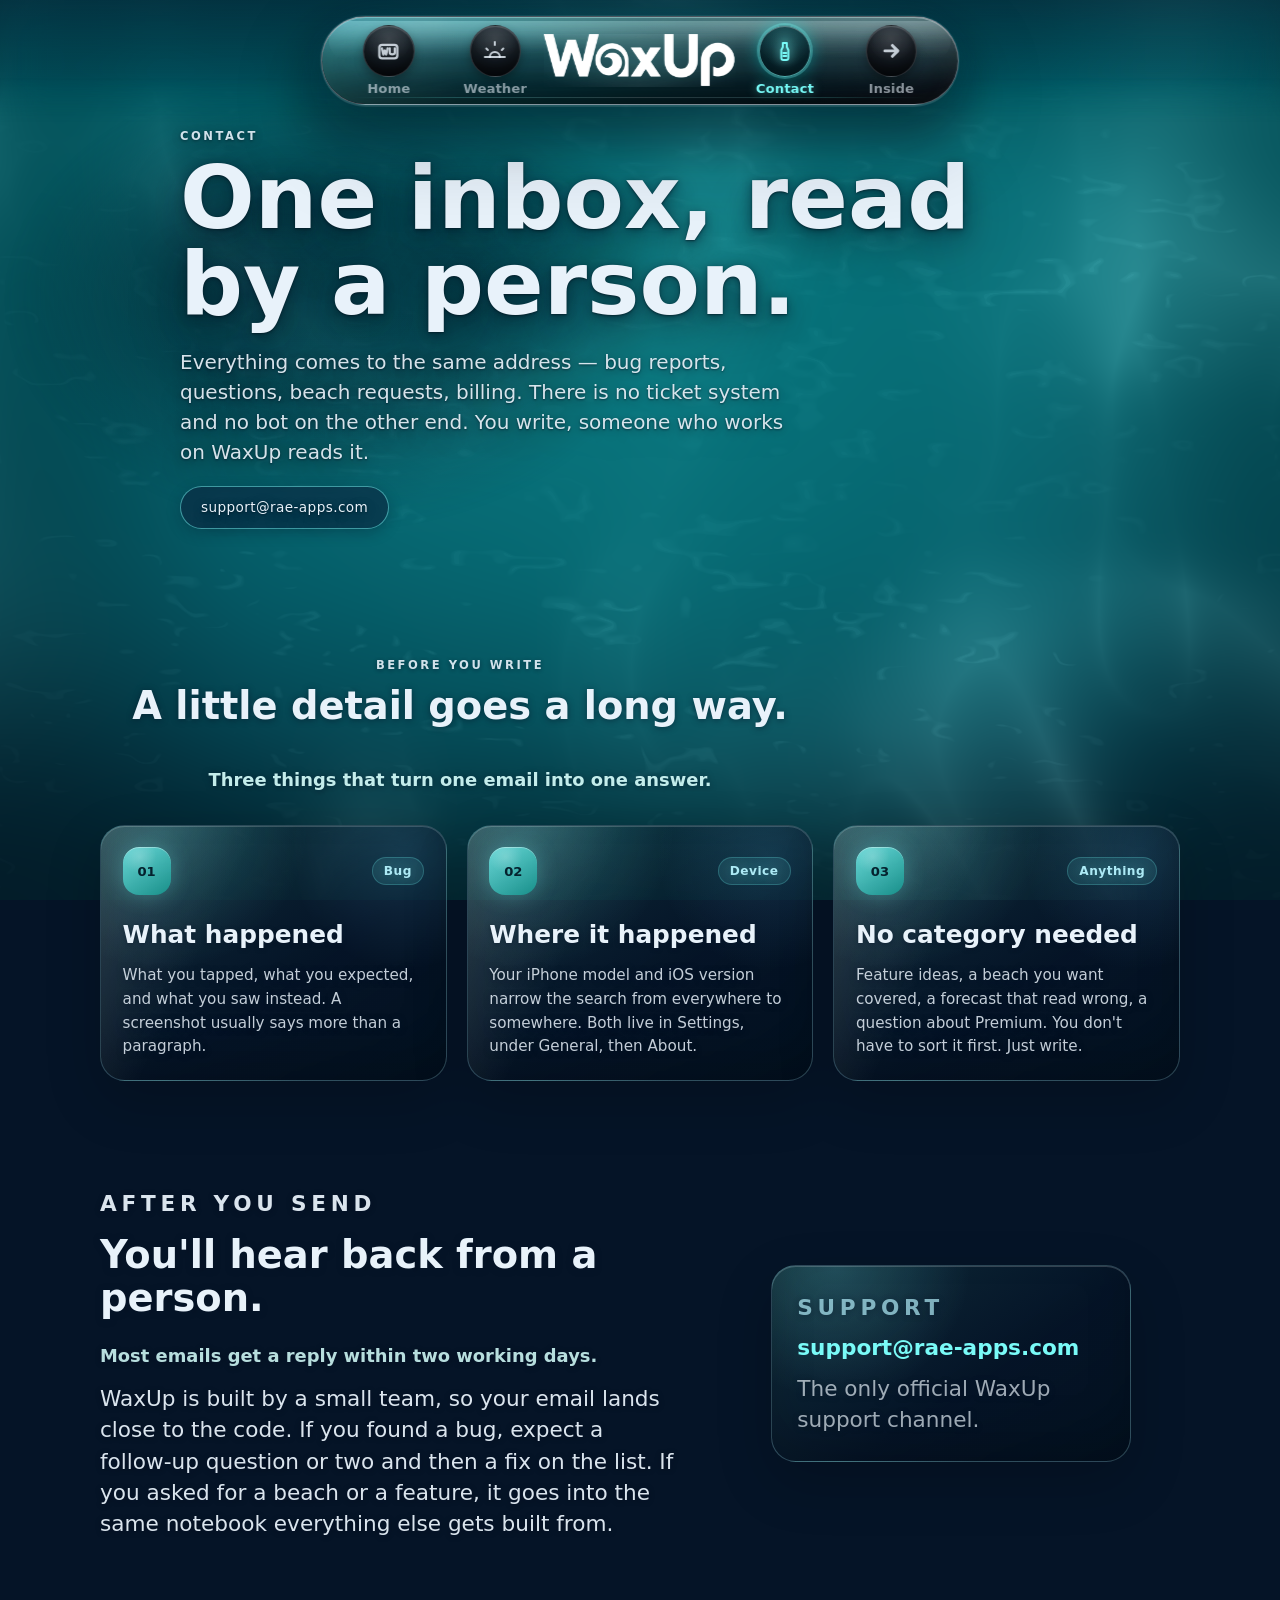
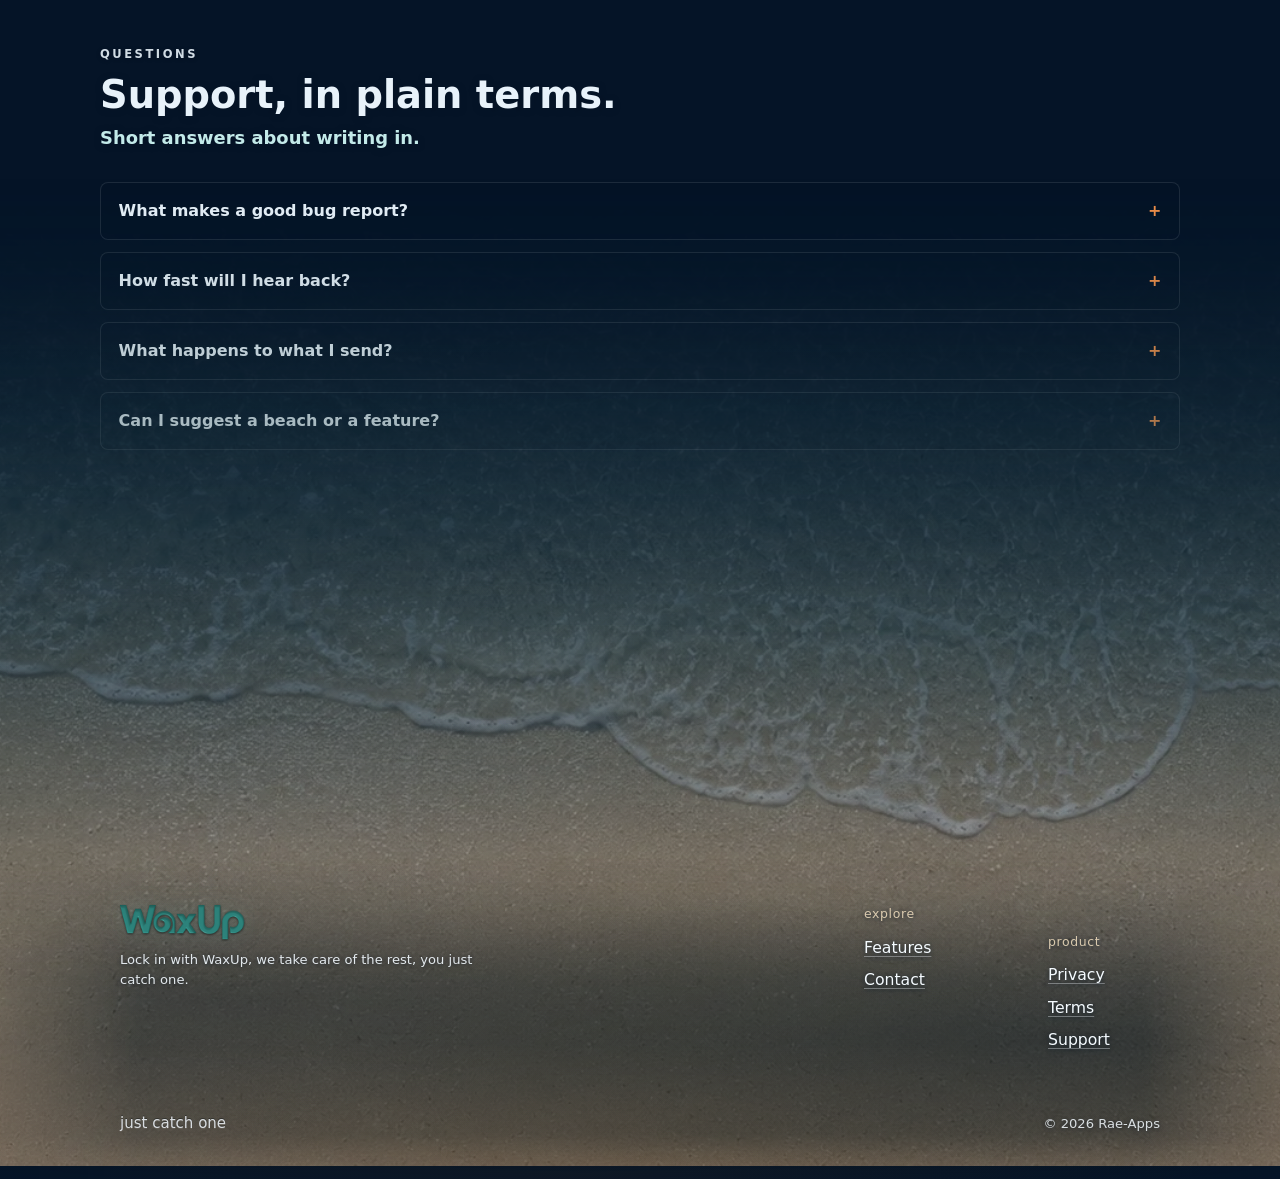
<file: contact/index.html>
<!DOCTYPE html><html lang="en" data-mode="dark"> <head><meta charset="UTF-8"><meta name="viewport" content="width=device-width, initial-scale=1.0"><meta name="theme-color" content="#051427"><meta name="color-scheme" content="dark"><meta name="description" content="How to reach WaxUp support — what to include, what happens next, and how fast you'll hear back."><meta name="generator" content="Astro v4.16.19"><link rel="canonical" href="https://jcali86.github.io/contact"><link rel="icon" type="image/png" sizes="32x32" href="/favicon-32.png"><link rel="icon" type="image/png" sizes="16x16" href="/favicon-16.png"><link rel="apple-touch-icon" href="/apple-touch-icon.png"><!-- Open Graph --><meta property="og:title" content="Contact — WaxUp"><meta property="og:description" content="How to reach WaxUp support — what to include, what happens next, and how fast you'll hear back."><meta property="og:url" content="https://jcali86.github.io/contact"><meta property="og:type" content="website"><meta property="og:site_name" content="WaxUp"><meta property="og:image" content="https://waxup.app/og/waxup-og.jpg"><meta property="og:image:width" content="1200"><meta property="og:image:height" content="630"><!-- Twitter --><meta name="twitter:card" content="summary_large_image"><meta name="twitter:title" content="Contact — WaxUp"><meta name="twitter:description" content="How to reach WaxUp support — what to include, what happens next, and how fast you'll hear back."><meta name="twitter:image" content="https://waxup.app/og/waxup-og.jpg"><title>Contact — WaxUp</title><meta name="astro-view-transitions-enabled" content="true"><meta name="astro-view-transitions-fallback" content="animate"><script>
      // Reveal gate — must run BEFORE first paint so [data-reveal] content
      // is hidden only when JS is actually running (no-JS visitors see
      // everything). Re-added on astro:after-swap because view transitions
      // replace <html> attributes before the new page paints.
      (function () {
        document.documentElement.classList.add('wx-reveal');
        document.addEventListener('astro:after-swap', function () {
          document.documentElement.classList.add('wx-reveal');
        });
      })();
    </script><link rel="stylesheet" href="/_astro/contact.C9oWBNM7.css">
<style>.wax-icon[data-astro-cid-kdaytv3p]{display:inline-flex;align-items:center;justify-content:center;width:var(--wax-icon-size, 24px);height:var(--wax-icon-size, 24px);color:inherit;flex:0 0 auto;line-height:0}.wax-icon[data-astro-cid-kdaytv3p] svg{width:100%;height:100%;display:block}
</style><script type="module" src="/_astro/hoisted.BlXPX6tp.js"></script></head> <body class="min-h-screen flex flex-col ocean-page">  <div class="rotate-gate" aria-hidden="true"> <div class="rotate-gate-inner"> <span class="brand-logo brand-logo-md rotate-gate-logo" aria-label="WaxUp"><img class="brand-logo-img" src="/brand/waxup-wordmark.webp" width="1280" height="351" alt="WaxUp" decoding="async"></span> <p class="rotate-gate-tagline">just catch one</p> <span class="rotate-gate-prompt"> <svg class="rotate-gate-icon" viewBox="0 0 24 24" fill="none" stroke="currentColor" stroke-width="1.8" stroke-linecap="round" stroke-linejoin="round" aria-hidden="true"> <rect x="8.5" y="2.5" width="7" height="13" rx="1.5"></rect> <path d="M5 14 a7 7 0 0 0 7 7"></path> <path d="M3 11.5 L5 14 L7.5 12.5"></path> </svg>
Turn your phone upright
</span> </div> </div>  <waxup-water-surface data-water-surface aria-hidden="true" data-ambient="" data-page-calm=""> <div class="water-fallback" data-water-fallback></div> </waxup-water-surface>   <div class="bg-surface" aria-hidden="true"></div> <div class="nav-masthead" aria-hidden="true"></div> <nav class="top-nav" aria-label="Primary">  <span class="nav-iridescence" aria-hidden="true"></span>  <div class="nav-side nav-side-left"> <a class="nav-dock-item" href="/" aria-label="WaxUp — home"> <span class="nav-dock-icon" aria-hidden="true"> <span class="wax-icon wax-icon-home" style="--wax-icon-size:27px" aria-hidden="true" data-astro-cid-kdaytv3p><svg xmlns="http://www.w3.org/2000/svg" viewBox="0 0 24 24" fill="none" stroke="currentColor" stroke-width="2" stroke-linecap="round" stroke-linejoin="round">
  <!-- WaxUp icon: home / end card — fresh bar of surf wax with the WaxUp brand stamp (W + U) on the surface. Real surf wax bars (Mr. Zog's, Sticky Bumps, Wax Research) come with the brand embossed on a fresh, smooth surface; the wavy grooves only appear later from rubbing on a board. Stripped the grooves and replaced them with a stamped WU brandmark. Anchors the icon set to the literal product the brand is named after, AND ties it to the wordmark visually. 24x24 SF Symbol grid. -->
  <rect x="4" y="6" width="16" height="12" rx="2.5"/>
  <path d="M6.28 9.3 L7.54 14.7 L8.8 11.1 L10.06 14.7 L11.32 9.3"/>
  <path d="M13.25 9.3 L13.25 12.9 C13.25 15.15 17.75 15.15 17.75 12.9 L17.75 9.3"/>
</svg>
</span>  </span> <span class="nav-dock-label">Home</span> </a>  <button type="button" class="nav-dock-item nav-dock-weather" data-nav-weather-cycle aria-label="Change the water mood"> <span class="nav-dock-icon nav-icon-weather" aria-hidden="true">  <span class="wax-icon wax-icon-splash nav-weather-icon nav-weather-clear" style="--wax-icon-size:24px" aria-hidden="true" data-astro-cid-kdaytv3p><svg xmlns="http://www.w3.org/2000/svg" viewBox="0 0 24 24" fill="none" stroke="currentColor" stroke-width="2" stroke-linecap="round" stroke-linejoin="round">
  <!-- WaxUp icon: splash / sunrise — half sun cresting the horizon with three short rays. Used for the lockscreen-wake / "phone settles in" state. 24x24 SF Symbol grid. -->
  <line x1="2" y1="18" x2="22" y2="18"/>
  <path d="M7 18a5 5 0 0 1 10 0"/>
  <line x1="12" y1="6" x2="12" y2="3"/>
  <line x1="5" y1="11" x2="3.5" y2="9.5"/>
  <line x1="19" y1="11" x2="20.5" y2="9.5"/>
</svg>
</span>  <span class="wax-icon wax-icon-storm nav-weather-icon nav-weather-rain" style="--wax-icon-size:24px" aria-hidden="true" data-astro-cid-kdaytv3p><svg xmlns="http://www.w3.org/2000/svg" viewBox="0 0 24 24" fill="none" stroke="currentColor" stroke-width="2" stroke-linecap="round" stroke-linejoin="round">
  <!-- WaxUp icon: storm / today's read — cloud with three rain streaks. Used for the verdict screen state. 24x24 SF Symbol grid. -->
  <path d="M4 14.899A7 7 0 1 1 15.71 8h1.79a4.5 4.5 0 0 1 2.5 8.242"/>
  <line x1="8" y1="17" x2="7" y2="20"/>
  <line x1="12" y1="17" x2="11" y2="20"/>
  <line x1="16" y1="17" x2="15" y2="20"/>
</svg>
</span>  </span> <span class="nav-dock-label">Weather</span> </button> </div>  <span class="nav-center-wordmark" aria-hidden="true"> <span class="brand-logo brand-logo-sm nav-wordmark nav-wordmark-center" aria-label="WaxUp"><img class="brand-logo-img" src="/brand/waxup-wordmark.webp" width="1280" height="351" alt="WaxUp" decoding="async"></span> </span>  <div class="nav-side nav-side-right"> <a class="nav-dock-item is-active" href="/contact" aria-current="page"> <span class="nav-dock-icon" aria-hidden="true"> <span class="wax-icon wax-icon-contact" style="--wax-icon-size:24px" aria-hidden="true" data-astro-cid-kdaytv3p><svg xmlns="http://www.w3.org/2000/svg" viewBox="0 0 24 24" fill="none" stroke="currentColor" stroke-width="2" stroke-linecap="round" stroke-linejoin="round">
  <!-- WaxUp icon: contact / send a message — message in a bottle. Small rectangular cork at the top, tapered neck, rounded-bottom body. Two short horizontal lines inside the body suggest a rolled paper message visible through the glass. "Messages travel on water" is the metaphor: gentle, surf-vocab, distinctive from a generic envelope. 24x24 SF Symbol grid. -->
  <path d="M10 4 L14 4 L14 8 L15.5 11 L15.5 19 A2 2 0 0 1 13.5 21 L10.5 21 A2 2 0 0 1 8.5 19 L8.5 11 L10 8 Z"/>
  <line x1="10.5" y1="14" x2="13.5" y2="14"/>
  <line x1="10.5" y1="17" x2="13.5" y2="17"/>
</svg>
</span>  </span> <span class="nav-dock-label">Contact</span> </a>  <a class="nav-dock-item nav-dock-cta" href="/features"> <span class="nav-dock-icon nav-dock-icon-cta" aria-hidden="true"> <svg viewBox="0 0 16 16" fill="none" stroke="currentColor" stroke-width="2.2" stroke-linecap="round" stroke-linejoin="round"> <path d="M3 8 h9 M8.5 4 L12.5 8 L8.5 12"></path> </svg> </span> <span class="nav-dock-label">Inside</span> </a> </div> </nav>   <main class="detail-page"> <header class="detail-hero" data-reveal-group> <p class="section-eyebrow" data-reveal>Contact</p> <h1 data-reveal>One inbox, read by a person.</h1> <p data-reveal>
Everything comes to the same address — bug reports, questions, beach requests, billing. There is no ticket system and no bot on the other end. You write, someone who works on WaxUp reads it.
</p> <p data-reveal> <a class="cta-pill" href="mailto:support@rae-apps.com">support@rae-apps.com</a> </p> </header> <div class="landing-sections"> <section class="feature-list" aria-labelledby="includes-title"> <div class="section-heading" data-reveal> <p class="section-eyebrow">Before you write</p> <h2 id="includes-title" class="section-title">A little detail goes a long way.</h2> <p class="section-value">Three things that turn one email into one answer.</p> </div> <div class="features" data-reveal-group> <article class="feature" data-reveal> <div class="feature-topline"> <span class="feature-tile" aria-hidden="true">01</span> <span class="feature-badge">Bug</span> </div> <h3>What happened</h3> <p>What you tapped, what you expected, and what you saw instead. A screenshot usually says more than a paragraph.</p> </article><article class="feature" data-reveal> <div class="feature-topline"> <span class="feature-tile" aria-hidden="true">02</span> <span class="feature-badge">Device</span> </div> <h3>Where it happened</h3> <p>Your iPhone model and iOS version narrow the search from everywhere to somewhere. Both live in Settings, under General, then About.</p> </article><article class="feature" data-reveal> <div class="feature-topline"> <span class="feature-tile" aria-hidden="true">03</span> <span class="feature-badge">Anything</span> </div> <h3>No category needed</h3> <p>Feature ideas, a beach you want covered, a forecast that read wrong, a question about Premium. You don&#39;t have to sort it first. Just write.</p> </article> </div> </section> <section class="native-section" aria-labelledby="after-title"> <div class="native-copy" data-reveal> <p class="section-eyebrow">After you send</p> <h2 id="after-title" class="section-title">You'll hear back from a person.</h2> <p class="section-value">Most emails get a reply within two working days.</p> <p>
WaxUp is built by a small team, so your email lands close to the code. If you found a bug, expect a follow-up question or two and then a fix on the list. If you asked for a beach or a feature, it goes into the same notebook everything else gets built from.
</p> </div> <div class="native-visual" data-reveal> <div class="contact-card"> <p class="contact-card-label">Support</p> <a class="contact-card-email" href="mailto:support@rae-apps.com">support@rae-apps.com</a> <p class="contact-card-note">The only official WaxUp support channel.</p> </div> </div> </section> <section class="faq-section" aria-labelledby="contact-faq-title"> <div class="section-heading" data-reveal> <p class="section-eyebrow">Questions</p> <h2 id="contact-faq-title" class="section-title">Support, in plain terms.</h2> <p class="section-value">Short answers about writing in.</p> </div> <div class="faq-list" data-reveal-group> <details data-reveal> <summary>What makes a good bug report?</summary> <p>What you were doing, what you expected, and what happened instead — plus your iPhone model and iOS version. Two sentences and a screenshot beat a page of guesswork.</p> </details><details data-reveal> <summary>How fast will I hear back?</summary> <p>Usually within two working days. Replies come from someone who works on the app, so a busy launch week can stretch that a little — but nothing disappears into a queue.</p> </details> <details data-reveal> <summary>What happens to what I send?</summary> <p>
Your address and anything in your email are used to answer you, and nothing else. No marketing list, no sharing. The full detail is in the <a href="/privacy">privacy policy</a>.
</p> </details> <details data-reveal> <summary>Can I suggest a beach or a feature?</summary> <p>Please do. Beach requests and feature ideas shape what gets built next. Name the beach and roughly where it is, and we&#39;ll take it from there.</p> </details> </div> </section> </div> </main> <!-- BeachBall parked for V1.1 (Jules 2026-07-07: keep it, ship without).
     Re-mount: import BeachBall from './BeachBall.astro' and place
     <BeachBall /> right after .footer-beach. The is-shore-lapped wash
     contract in WaterSurface stays live for it. V1.1 direction: the ball
     travels gently in/out WITH the run-up (not just the rock). --><footer class="site-footer" data-footer-sand-src="/bg/footer-wet-sand.webp"> <div class="footer-beach" aria-hidden="true"></div> <div class="footer-strand"> <div class="footer-brand"> <a href="/" class="brand-logo brand-logo-sm footer-wordmark" aria-label="WaxUp home"><img class="brand-logo-img" src="/brand/waxup-wordmark.webp" width="1280" height="351" alt="WaxUp" decoding="async"></a> <p>Lock in with WaxUp, we take care of the rest, you just catch one.</p> </div> <nav class="footer-trails" aria-label="Footer"> <div class="footer-trail"> <h2>Explore</h2> <a href="/features">Features</a> <a href="/contact">Contact</a> </div> <div class="footer-trail footer-trail-late"> <h2>Product</h2> <a href="/privacy">Privacy</a> <a href="/terms">Terms</a> <a href="mailto:support@rae-apps.com">Support</a> </div> </nav> <div class="footer-shoreline"> <span class="footer-tagline">just catch one</span> <span class="copyright">© 2026 Rae-Apps</span> </div> </div> </footer>  <div id="perf-hud" class="perf-hud" aria-hidden="true" hidden data-astro-cid-zvpw4ded> <span class="perf-hud-fps" data-fps data-astro-cid-zvpw4ded>– fps</span> <span class="perf-hud-line" data-frame data-astro-cid-zvpw4ded>frame – / – ms</span> <span class="perf-hud-line" data-state data-astro-cid-zvpw4ded>idle</span> <span class="perf-hud-line" data-env data-astro-cid-zvpw4ded>dpr – · w–</span> <span class="perf-hud-line perf-hud-mode" data-mode hidden data-astro-cid-zvpw4ded></span> </div>        </body> </html>
</file>
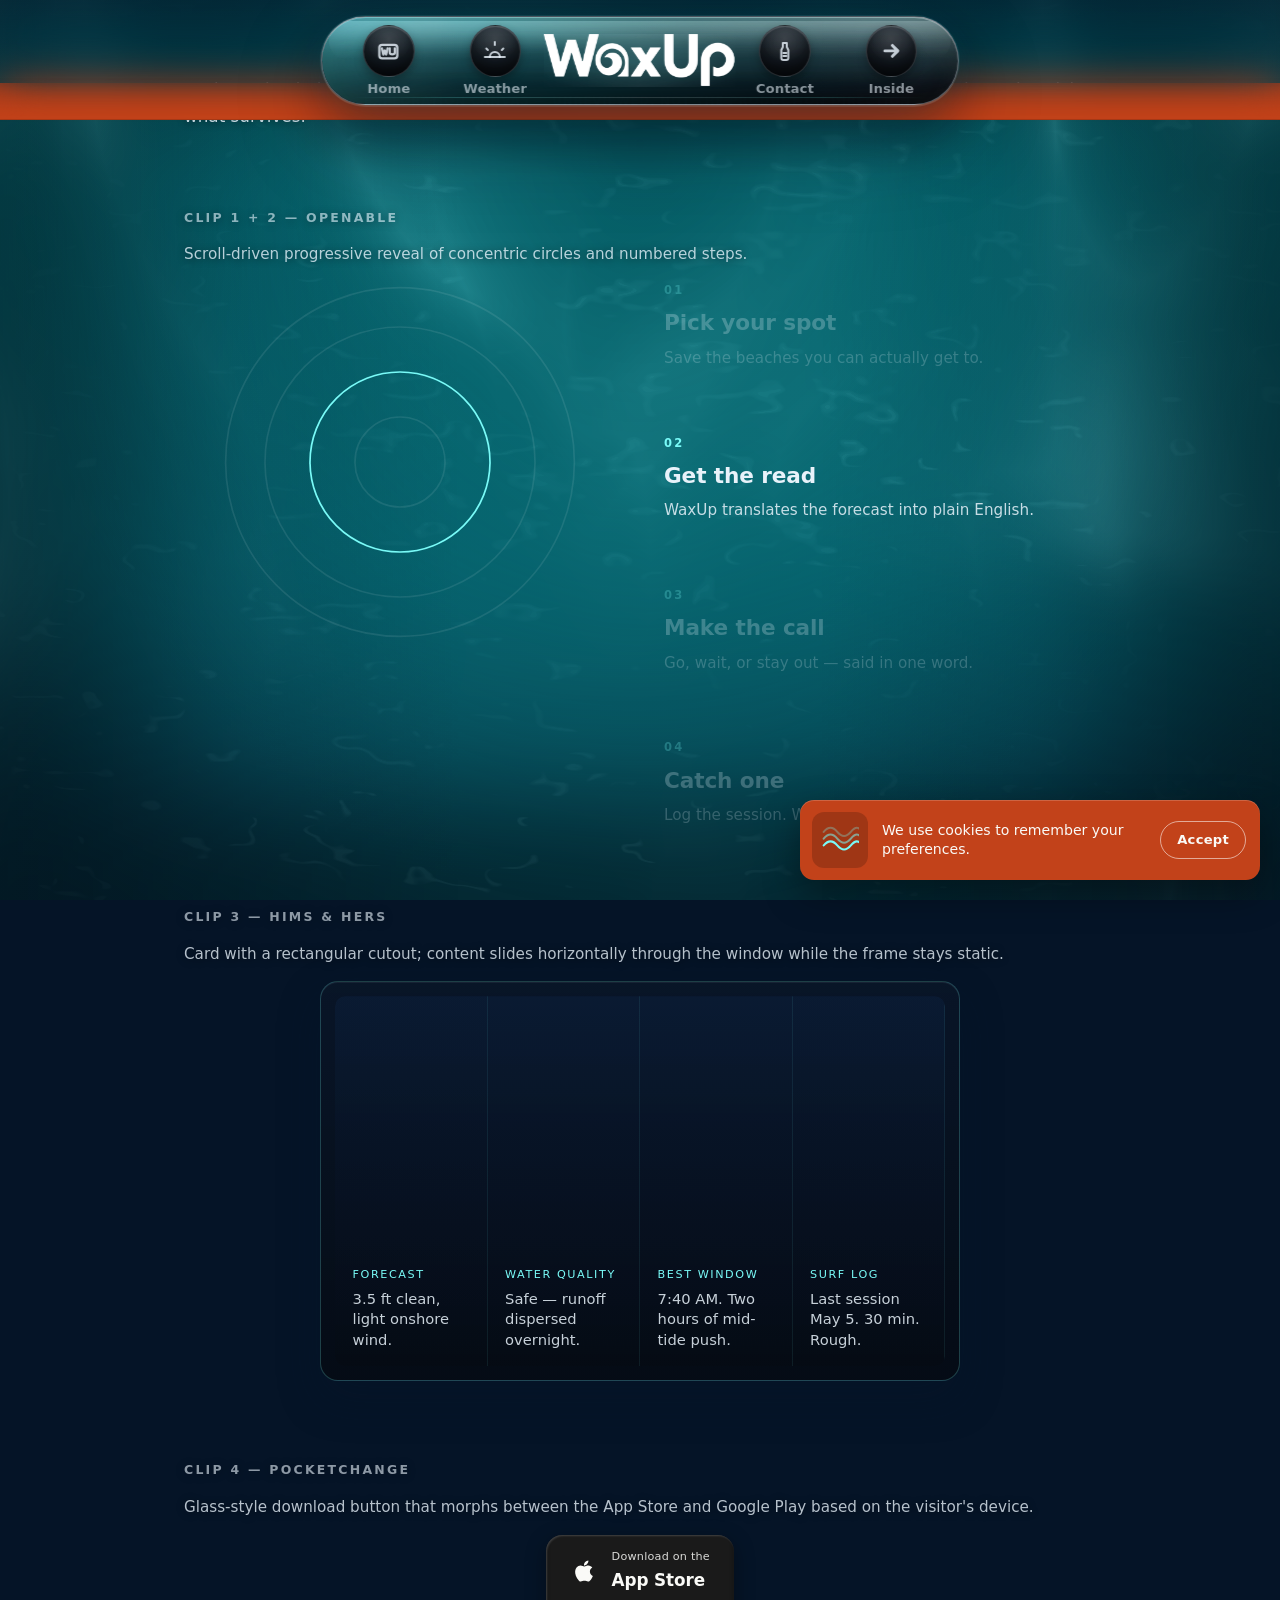
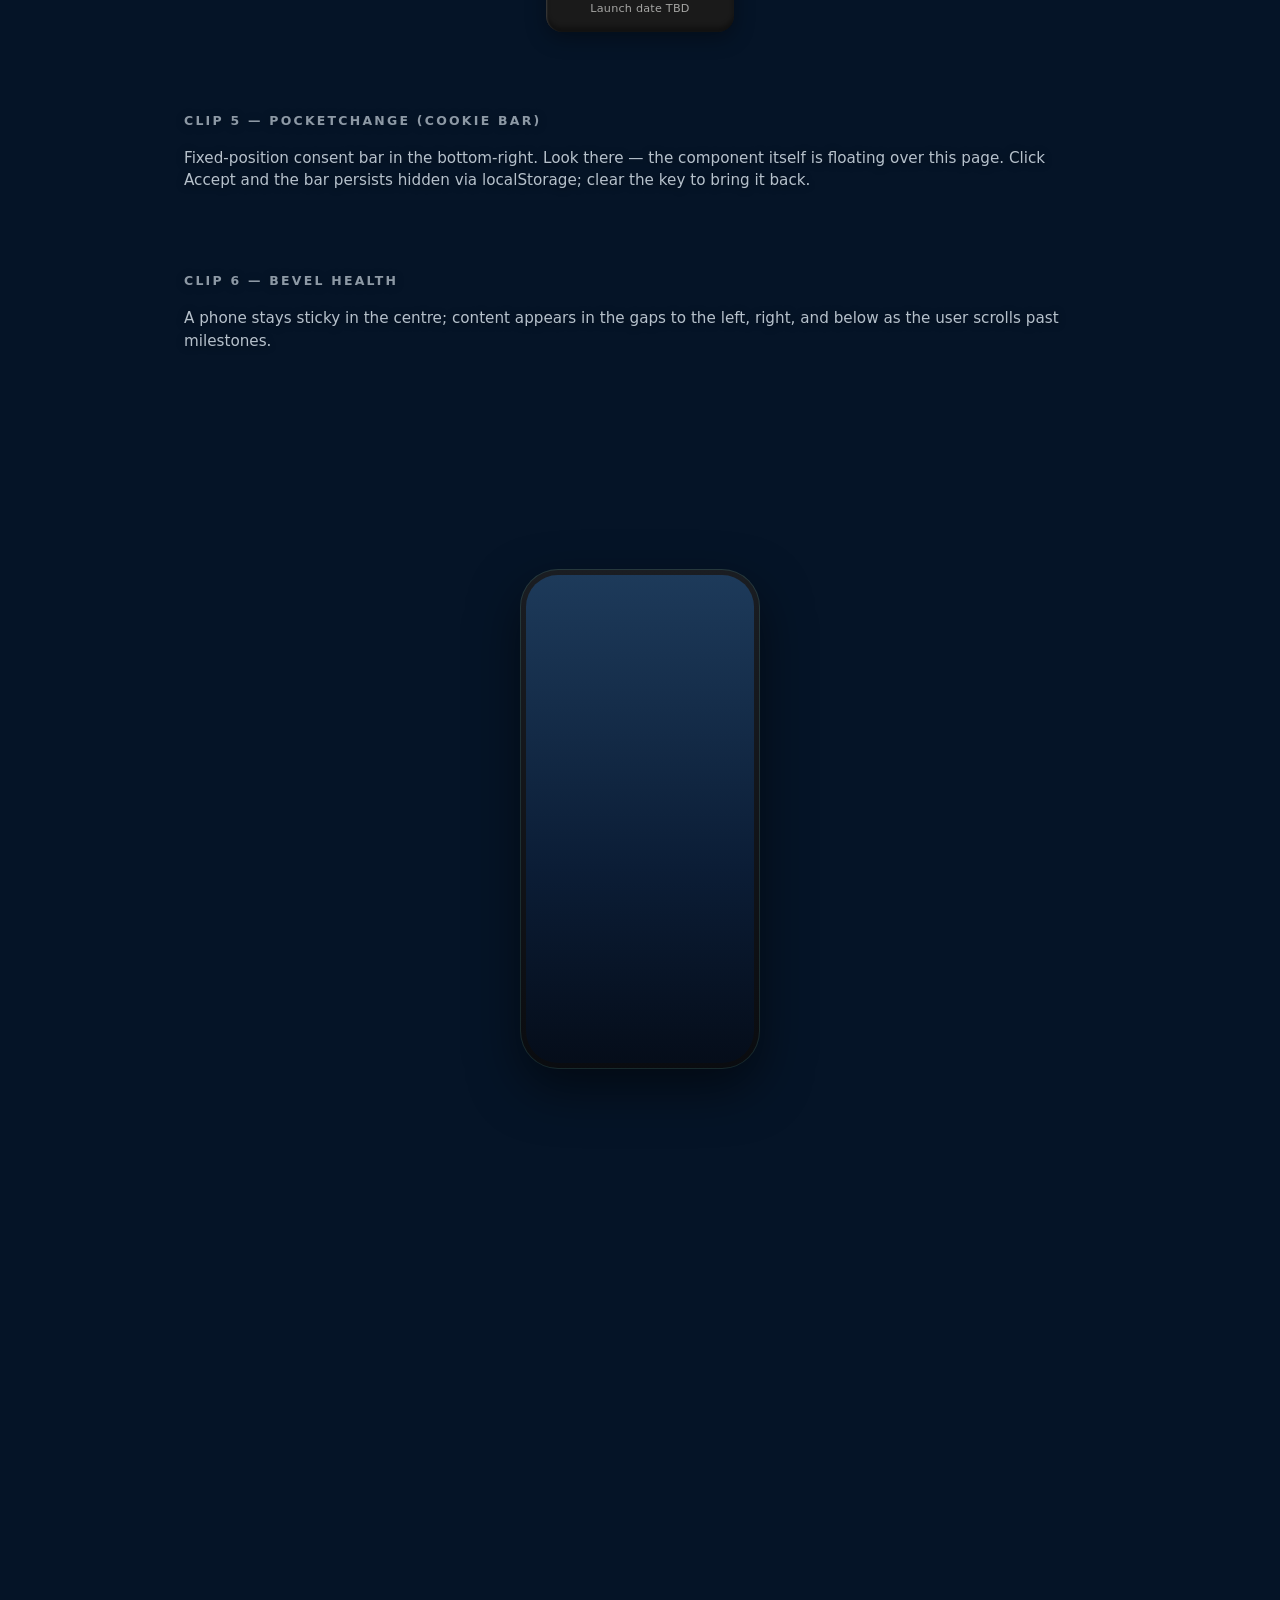
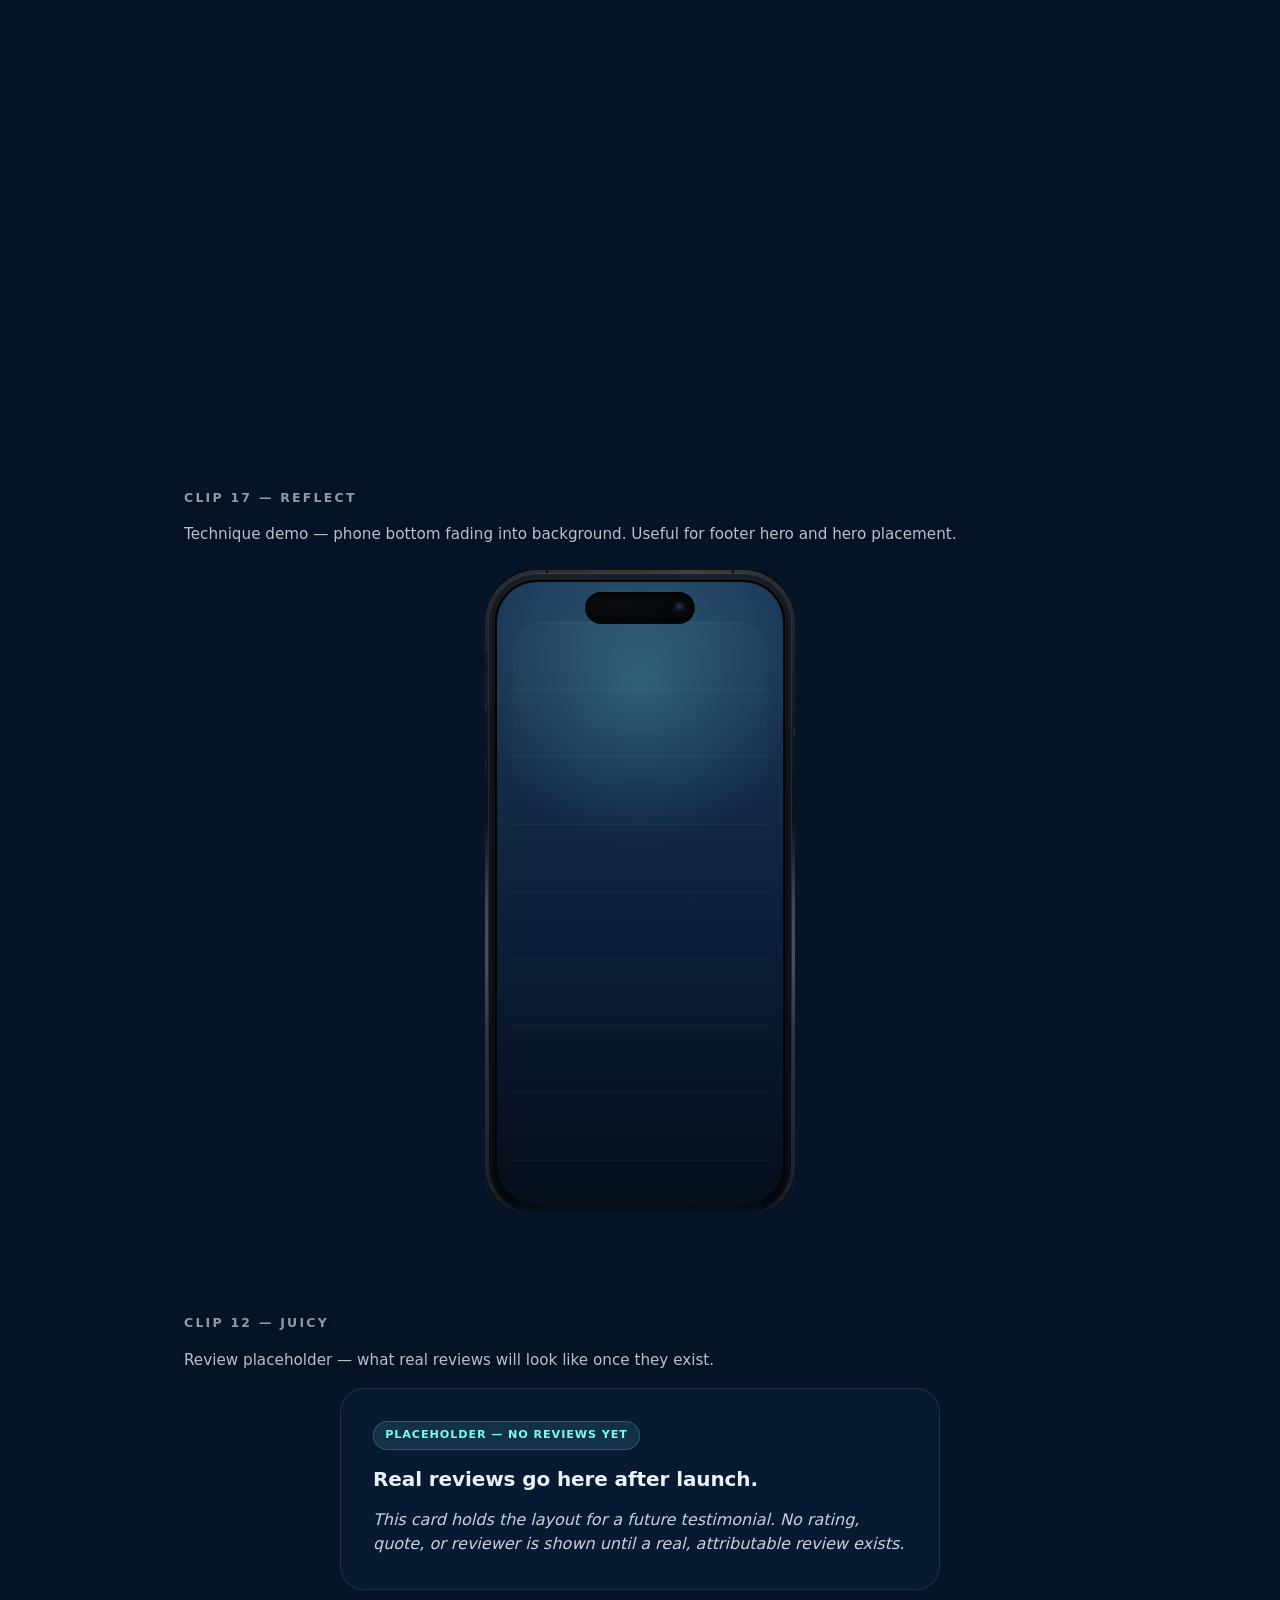
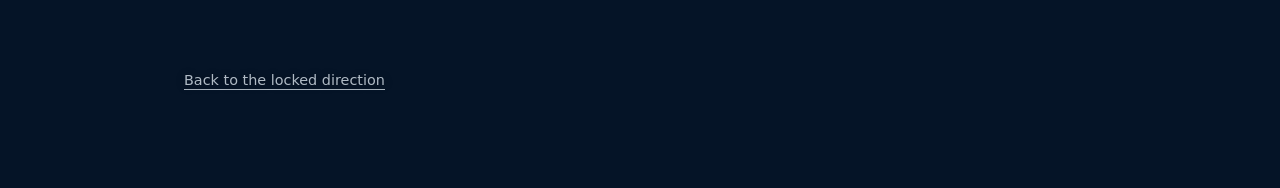
<file: explore/index.html>
<!DOCTYPE html><html lang="en" data-mode="dark"> <head><meta charset="UTF-8"><meta name="viewport" content="width=device-width, initial-scale=1.0"><meta name="theme-color" content="#051427"><meta name="color-scheme" content="dark"><meta name="description" content="Throwaway visual canvas of clip-inspired components. Not the production direction."><meta name="robots" content="noindex, nofollow"><meta name="generator" content="Astro v4.16.19"><link rel="canonical" href="https://jcali86.github.io/explore"><link rel="icon" type="image/png" sizes="32x32" href="/favicon-32.png"><link rel="icon" type="image/png" sizes="16x16" href="/favicon-16.png"><link rel="apple-touch-icon" href="/apple-touch-icon.png"><!-- Open Graph --><meta property="og:title" content="WaxUp exploration canvas"><meta property="og:description" content="Throwaway visual canvas of clip-inspired components. Not the production direction."><meta property="og:url" content="https://jcali86.github.io/explore"><meta property="og:type" content="website"><meta property="og:site_name" content="WaxUp"><meta property="og:image" content="https://waxup.app/og/waxup-og.jpg"><meta property="og:image:width" content="1200"><meta property="og:image:height" content="630"><!-- Twitter --><meta name="twitter:card" content="summary_large_image"><meta name="twitter:title" content="WaxUp exploration canvas"><meta name="twitter:description" content="Throwaway visual canvas of clip-inspired components. Not the production direction."><meta name="twitter:image" content="https://waxup.app/og/waxup-og.jpg"><title>WaxUp exploration canvas</title><meta name="astro-view-transitions-enabled" content="true"><meta name="astro-view-transitions-fallback" content="animate"><script>
      // Reveal gate — must run BEFORE first paint so [data-reveal] content
      // is hidden only when JS is actually running (no-JS visitors see
      // everything). Re-added on astro:after-swap because view transitions
      // replace <html> attributes before the new page paints.
      (function () {
        document.documentElement.classList.add('wx-reveal');
        document.addEventListener('astro:after-swap', function () {
          document.documentElement.classList.add('wx-reveal');
        });
      })();
    </script><link rel="stylesheet" href="/_astro/contact.C9oWBNM7.css">
<link rel="stylesheet" href="/_astro/explore.lj8MGpKA.css">
<style>.wax-icon[data-astro-cid-kdaytv3p]{display:inline-flex;align-items:center;justify-content:center;width:var(--wax-icon-size, 24px);height:var(--wax-icon-size, 24px);color:inherit;flex:0 0 auto;line-height:0}.wax-icon[data-astro-cid-kdaytv3p] svg{width:100%;height:100%;display:block}
</style><script type="module" src="/_astro/hoisted.KX6jBVjm.js"></script></head> <body class="min-h-screen flex flex-col ocean-page">  <div class="rotate-gate" aria-hidden="true"> <div class="rotate-gate-inner"> <span class="brand-logo brand-logo-md rotate-gate-logo" aria-label="WaxUp"><img class="brand-logo-img" src="/brand/waxup-wordmark.webp" width="1280" height="351" alt="WaxUp" decoding="async"></span> <p class="rotate-gate-tagline">just catch one</p> <span class="rotate-gate-prompt"> <svg class="rotate-gate-icon" viewBox="0 0 24 24" fill="none" stroke="currentColor" stroke-width="1.8" stroke-linecap="round" stroke-linejoin="round" aria-hidden="true"> <rect x="8.5" y="2.5" width="7" height="13" rx="1.5"></rect> <path d="M5 14 a7 7 0 0 0 7 7"></path> <path d="M3 11.5 L5 14 L7.5 12.5"></path> </svg>
Turn your phone upright
</span> </div> </div>  <waxup-water-surface data-water-surface aria-hidden="true"> <div class="water-fallback" data-water-fallback></div> </waxup-water-surface>   <div class="nav-masthead" aria-hidden="true"></div> <nav class="top-nav" aria-label="Primary">  <span class="nav-iridescence" aria-hidden="true"></span>  <div class="nav-side nav-side-left"> <a class="nav-dock-item" href="/" aria-label="WaxUp — home"> <span class="nav-dock-icon" aria-hidden="true"> <span class="wax-icon wax-icon-home" style="--wax-icon-size:27px" aria-hidden="true" data-astro-cid-kdaytv3p><svg xmlns="http://www.w3.org/2000/svg" viewBox="0 0 24 24" fill="none" stroke="currentColor" stroke-width="2" stroke-linecap="round" stroke-linejoin="round">
  <!-- WaxUp icon: home / end card — fresh bar of surf wax with the WaxUp brand stamp (W + U) on the surface. Real surf wax bars (Mr. Zog's, Sticky Bumps, Wax Research) come with the brand embossed on a fresh, smooth surface; the wavy grooves only appear later from rubbing on a board. Stripped the grooves and replaced them with a stamped WU brandmark. Anchors the icon set to the literal product the brand is named after, AND ties it to the wordmark visually. 24x24 SF Symbol grid. -->
  <rect x="4" y="6" width="16" height="12" rx="2.5"/>
  <path d="M6.28 9.3 L7.54 14.7 L8.8 11.1 L10.06 14.7 L11.32 9.3"/>
  <path d="M13.25 9.3 L13.25 12.9 C13.25 15.15 17.75 15.15 17.75 12.9 L17.75 9.3"/>
</svg>
</span>  </span> <span class="nav-dock-label">Home</span> </a>  <button type="button" class="nav-dock-item nav-dock-weather" data-nav-weather-cycle aria-label="Change the water mood"> <span class="nav-dock-icon nav-icon-weather" aria-hidden="true">  <span class="wax-icon wax-icon-splash nav-weather-icon nav-weather-clear" style="--wax-icon-size:24px" aria-hidden="true" data-astro-cid-kdaytv3p><svg xmlns="http://www.w3.org/2000/svg" viewBox="0 0 24 24" fill="none" stroke="currentColor" stroke-width="2" stroke-linecap="round" stroke-linejoin="round">
  <!-- WaxUp icon: splash / sunrise — half sun cresting the horizon with three short rays. Used for the lockscreen-wake / "phone settles in" state. 24x24 SF Symbol grid. -->
  <line x1="2" y1="18" x2="22" y2="18"/>
  <path d="M7 18a5 5 0 0 1 10 0"/>
  <line x1="12" y1="6" x2="12" y2="3"/>
  <line x1="5" y1="11" x2="3.5" y2="9.5"/>
  <line x1="19" y1="11" x2="20.5" y2="9.5"/>
</svg>
</span>  <span class="wax-icon wax-icon-storm nav-weather-icon nav-weather-rain" style="--wax-icon-size:24px" aria-hidden="true" data-astro-cid-kdaytv3p><svg xmlns="http://www.w3.org/2000/svg" viewBox="0 0 24 24" fill="none" stroke="currentColor" stroke-width="2" stroke-linecap="round" stroke-linejoin="round">
  <!-- WaxUp icon: storm / today's read — cloud with three rain streaks. Used for the verdict screen state. 24x24 SF Symbol grid. -->
  <path d="M4 14.899A7 7 0 1 1 15.71 8h1.79a4.5 4.5 0 0 1 2.5 8.242"/>
  <line x1="8" y1="17" x2="7" y2="20"/>
  <line x1="12" y1="17" x2="11" y2="20"/>
  <line x1="16" y1="17" x2="15" y2="20"/>
</svg>
</span>  </span> <span class="nav-dock-label">Weather</span> </button> </div>  <span class="nav-center-wordmark" aria-hidden="true"> <span class="brand-logo brand-logo-sm nav-wordmark nav-wordmark-center" aria-label="WaxUp"><img class="brand-logo-img" src="/brand/waxup-wordmark.webp" width="1280" height="351" alt="WaxUp" decoding="async"></span> </span>  <div class="nav-side nav-side-right"> <a class="nav-dock-item" href="/contact"> <span class="nav-dock-icon" aria-hidden="true"> <span class="wax-icon wax-icon-contact" style="--wax-icon-size:24px" aria-hidden="true" data-astro-cid-kdaytv3p><svg xmlns="http://www.w3.org/2000/svg" viewBox="0 0 24 24" fill="none" stroke="currentColor" stroke-width="2" stroke-linecap="round" stroke-linejoin="round">
  <!-- WaxUp icon: contact / send a message — message in a bottle. Small rectangular cork at the top, tapered neck, rounded-bottom body. Two short horizontal lines inside the body suggest a rolled paper message visible through the glass. "Messages travel on water" is the metaphor: gentle, surf-vocab, distinctive from a generic envelope. 24x24 SF Symbol grid. -->
  <path d="M10 4 L14 4 L14 8 L15.5 11 L15.5 19 A2 2 0 0 1 13.5 21 L10.5 21 A2 2 0 0 1 8.5 19 L8.5 11 L10 8 Z"/>
  <line x1="10.5" y1="14" x2="13.5" y2="14"/>
  <line x1="10.5" y1="17" x2="13.5" y2="17"/>
</svg>
</span>  </span> <span class="nav-dock-label">Contact</span> </a>  <a class="nav-dock-item nav-dock-cta" href="/features"> <span class="nav-dock-icon nav-dock-icon-cta" aria-hidden="true"> <svg viewBox="0 0 16 16" fill="none" stroke="currentColor" stroke-width="2.2" stroke-linecap="round" stroke-linejoin="round"> <path d="M3 8 h9 M8.5 4 L12.5 8 L8.5 12"></path> </svg> </span> <span class="nav-dock-label">Inside</span> </a> </div> </nav>   <p class="explore-banner">Exploration canvas — unreviewed. Not the production direction.</p> <main class="explore-page"> <p class="explore-intro">
Each section below maps to a competitor reference clip. None of this is the production direction. Jules picks what survives.
</p> <section class="explore-section" aria-labelledby="explore-clip-1-2"> <p class="explore-section-heading" id="explore-clip-1-2">Clip 1 + 2 — Openable</p> <p class="explore-section-caption">Scroll-driven progressive reveal of concentric circles and numbered steps.</p> <div class="explore-concentric"> <div class="explore-concentric-left"> <svg viewBox="0 0 320 320" aria-hidden="true">  <g data-step="1" class="explore-circle"> <circle cx="160" cy="160" r="40" stroke="currentColor" fill="none" stroke-width="1.5"></circle> </g> <g data-step="2" class="explore-circle"> <circle cx="160" cy="160" r="80" stroke="currentColor" fill="none" stroke-width="1.5"></circle> </g> <g data-step="3" class="explore-circle"> <circle cx="160" cy="160" r="120" stroke="currentColor" fill="none" stroke-width="1.5"></circle> </g> <g data-step="4" class="explore-circle"> <circle cx="160" cy="160" r="155" stroke="currentColor" fill="none" stroke-width="1.5"></circle> </g>  </svg> </div> <div class="explore-concentric-right"> <div class="explore-step" data-step="1"> <p class="explore-step-num">01</p> <h3 class="explore-step-heading"> Pick your spot<!-- TODO copy --> </h3> <p class="explore-step-body"> Save the beaches you can actually get to.<!-- TODO copy --> </p> </div><div class="explore-step" data-step="2"> <p class="explore-step-num">02</p> <h3 class="explore-step-heading"> Get the read<!-- TODO copy --> </h3> <p class="explore-step-body"> WaxUp translates the forecast into plain English.<!-- TODO copy --> </p> </div><div class="explore-step" data-step="3"> <p class="explore-step-num">03</p> <h3 class="explore-step-heading"> Make the call<!-- TODO copy --> </h3> <p class="explore-step-body"> Go, wait, or stay out — said in one word.<!-- TODO copy --> </p> </div><div class="explore-step" data-step="4"> <p class="explore-step-num">04</p> <h3 class="explore-step-heading"> Catch one<!-- TODO copy --> </h3> <p class="explore-step-body"> Log the session. WaxUp learns what worked.<!-- TODO copy --> </p> </div> </div> </div>  </section> <section class="explore-section" aria-labelledby="explore-clip-3"> <p class="explore-section-heading" id="explore-clip-3">Clip 3 — Hims &amp; Hers</p> <p class="explore-section-caption">Card with a rectangular cutout; content slides horizontally through the window while the frame stays static.</p> <div class="explore-cutout-section"> <div class="explore-cutout-frame"> <div class="explore-cutout-window"> <div class="explore-cutout-track"> <div class="explore-cutout-panel"> <p class="explore-cutout-label">Forecast</p> <p class="explore-cutout-body"> 3.5 ft clean, light onshore wind.<!-- TODO copy --> </p> </div><div class="explore-cutout-panel"> <p class="explore-cutout-label">Water quality</p> <p class="explore-cutout-body"> Safe — runoff dispersed overnight.<!-- TODO copy --> </p> </div><div class="explore-cutout-panel"> <p class="explore-cutout-label">Best window</p> <p class="explore-cutout-body"> 7:40 AM. Two hours of mid-tide push.<!-- TODO copy --> </p> </div><div class="explore-cutout-panel"> <p class="explore-cutout-label">Surf Log</p> <p class="explore-cutout-body"> Last session May 5. 30 min. Rough.<!-- TODO copy --> </p> </div>  <div class="explore-cutout-panel" aria-hidden="true"> <p class="explore-cutout-label">Forecast</p> <p class="explore-cutout-body"> 3.5 ft clean, light onshore wind.<!-- TODO copy --> </p> </div><div class="explore-cutout-panel" aria-hidden="true"> <p class="explore-cutout-label">Water quality</p> <p class="explore-cutout-body"> Safe — runoff dispersed overnight.<!-- TODO copy --> </p> </div><div class="explore-cutout-panel" aria-hidden="true"> <p class="explore-cutout-label">Best window</p> <p class="explore-cutout-body"> 7:40 AM. Two hours of mid-tide push.<!-- TODO copy --> </p> </div><div class="explore-cutout-panel" aria-hidden="true"> <p class="explore-cutout-label">Surf Log</p> <p class="explore-cutout-body"> Last session May 5. 30 min. Rough.<!-- TODO copy --> </p> </div> </div> </div> </div> </div>  </section> <section class="explore-section" aria-labelledby="explore-clip-4"> <p class="explore-section-heading" id="explore-clip-4">Clip 4 — Pocketchange</p> <p class="explore-section-caption">Glass-style download button that morphs between the App Store and Google Play based on the visitor's device.</p> <div class="explore-store-section"> <button type="button" class="explore-store-button" disabled aria-label="App Store — launch date to be announced" data-store-button> <span class="explore-store-icon" aria-hidden="true"> <svg data-store-icon-ios viewBox="0 0 24 24" fill="currentColor"> <path d="M17.05 20.28c-.98.95-2.05.8-3.08.35-1.09-.46-2.09-.48-3.24 0-1.44.62-2.2.44-3.06-.35C2.79 15.25 3.51 7.59 9.05 7.31c1.35.07 2.29.74 3.08.8 1.18-.24 2.31-.93 3.57-.84 1.51.12 2.65.72 3.4 1.8-3.12 1.87-2.38 5.98.48 7.13-.57 1.5-1.31 2.99-2.54 4.08zM12 7.25c-.15-2.23 1.66-4.07 3.74-4.25.29 2.58-2.34 4.5-3.74 4.25z"></path> </svg> <svg data-store-icon-android viewBox="0 0 24 24" fill="currentColor" hidden> <path d="M3.3 3.5 14 12 3.3 20.5c-.4-.3-.6-.7-.6-1.2V4.7c0-.5.2-.9.6-1.2zm.9-.4 11 6.4 2.6-2.6c.4-.4.3-1-.2-1.3L5.2 3c-.4-.2-.8-.1-1 .1zm0 17.8c.2.2.6.3 1 .1l12.4-7.6c.5-.3.6-.9.2-1.3l-2.6-2.6-11 6.4zM15.7 12l3.7-3.7c1.2.7 1.2 2.7 0 3.4L15.7 12z"></path> </svg> </span> <span class="explore-store-subtle" data-store-subtle-ios>Download on the</span> <span class="explore-store-main" data-store-main-ios>App Store</span> <span class="explore-store-subtle" data-store-subtle-android hidden>Get it on</span> <span class="explore-store-main" data-store-main-android hidden>Google Play</span> <span class="explore-store-availability" data-store-availability-ios>Launch date TBD</span> <span class="explore-store-availability" data-store-availability-android hidden>Coming after iOS launch</span> </button> </div>  </section> <section class="explore-section" aria-labelledby="explore-clip-5"> <p class="explore-section-heading" id="explore-clip-5">Clip 5 — Pocketchange (cookie bar)</p> <p class="explore-section-caption">Fixed-position consent bar in the bottom-right. Look there — the component itself is floating over this page. Click Accept and the bar persists hidden via localStorage; clear the key to bring it back.</p> </section> <section class="explore-section" aria-labelledby="explore-clip-6"> <p class="explore-section-heading" id="explore-clip-6">Clip 6 — Bevel Health</p> <p class="explore-section-caption">A phone stays sticky in the centre; content appears in the gaps to the left, right, and below as the user scrolls past milestones.</p> <section class="explore-sidegap"> <div class="explore-sidegap-pin"> <div class="explore-mini-phone" aria-hidden="true"> <div class="explore-mini-phone-screen"></div> </div> <div class="explore-sidegap-block explore-sidegap-block-left" data-block="m1-left"> <p class="explore-sidegap-label">Water quality</p> <p class="explore-sidegap-body">
Safe today — runoff dispersed overnight.<!-- TODO copy --> </p> </div> <div class="explore-sidegap-block explore-sidegap-block-right" data-block="m2-right"> <p class="explore-sidegap-label">Wind direction</p> <p class="explore-sidegap-body">
Light onshore. Cleaner faces at low tide.<!-- TODO copy --> </p> </div> <div class="explore-sidegap-block explore-sidegap-block-data" data-block="m2-data"> <p class="explore-sidegap-label">Wind</p> <p class="explore-sidegap-value">8 kt</p> </div> <div class="explore-sidegap-block explore-sidegap-block-below" data-block="m3-below"> <p class="explore-sidegap-label">Best window today</p> <p class="explore-sidegap-body">
7:40 AM. Two hours of mid-tide push before the wind shifts.<!-- TODO copy --> </p> </div> </div> <div class="explore-sidegap-sentinels" aria-hidden="true"> <div class="explore-sidegap-sentinel" data-milestone="1"></div> <div class="explore-sidegap-sentinel" data-milestone="2"></div> <div class="explore-sidegap-sentinel" data-milestone="3"></div> </div> </section>  </section> <section class="explore-section" aria-labelledby="explore-clip-17"> <p class="explore-section-heading" id="explore-clip-17">Clip 17 — Reflect</p> <p class="explore-section-caption">Technique demo — phone bottom fading into background. Useful for footer hero and hero placement.</p> <div class="explore-phone-fade"> <div class="phone-chassis-frame"> <div class="phone-chassis-body"> <div class="phone-viewport">  <div class="explore-phone-fade-screen"></div>  <div class="phone-alerts" aria-hidden="true"> <div class="phone-alert phone-alert-left" data-stage-alert="today"> <span class="phone-alert-label">Today</span> <span class="phone-alert-detail">Looks right</span> </div><div class="phone-alert phone-alert-right" data-stage-alert="spots"> <span class="phone-alert-label">Best Window</span> <span class="phone-alert-detail">7:00 AM</span> </div><div class="phone-alert phone-alert-left" data-stage-alert="log"> <span class="phone-alert-label">Surf Log</span> <span class="phone-alert-detail">May 27 saved</span> </div><div class="phone-alert phone-alert-right" data-stage-alert="gear"> <span class="phone-alert-label">Gear</span> <span class="phone-alert-detail">4/3 + booties</span> </div> </div> <div class="phone-island" aria-hidden="true"></div> </div> <span class="phone-btn phone-btn-mute" aria-hidden="true"></span> <span class="phone-btn phone-btn-vol-up" aria-hidden="true"></span> <span class="phone-btn phone-btn-vol-down" aria-hidden="true"></span> <span class="phone-btn phone-btn-power" aria-hidden="true"></span> </div> </div> </div> </section> <section class="explore-section" aria-labelledby="explore-clip-12"> <p class="explore-section-heading" id="explore-clip-12">Clip 12 — Juicy</p> <p class="explore-section-caption">Review placeholder — what real reviews will look like once they exist.</p> <div class="explore-review"> <article class="explore-review-card"> <span class="explore-review-badge">Placeholder — no reviews yet</span> <h3 class="explore-review-headline">
Real reviews go here after launch.
</h3> <p class="explore-review-body">
This card holds the layout for a future testimonial. No rating,
      quote, or reviewer is shown until a real, attributable review
      exists.
</p> </article> </div> </section> <p class="explore-back"> <a href="/">Back to the locked direction</a> </p> </main> <aside class="explore-cookie-bar" data-cookie-bar hidden role="region" aria-label="Cookie consent"> <span class="explore-cookie-icon" aria-hidden="true"> <svg viewBox="0 0 56 56" fill="none" stroke="#79FAF7" stroke-width="3" stroke-linecap="round" stroke-linejoin="round"> <path d="M4 36 Q 14 24 24 36 T 44 36 T 60 36"></path> <path d="M4 26 Q 14 14 24 26 T 44 26 T 60 26" opacity="0.55"></path> <path d="M4 16 Q 14 4 24 16 T 44 16 T 60 16" opacity="0.3"></path> </svg> </span> <p class="explore-cookie-text">We use cookies to remember your preferences.</p> <button type="button" class="explore-cookie-accept" data-cookie-accept>Accept</button> </aside>   <div id="perf-hud" class="perf-hud" aria-hidden="true" hidden data-astro-cid-zvpw4ded> <span class="perf-hud-fps" data-fps data-astro-cid-zvpw4ded>– fps</span> <span class="perf-hud-line" data-frame data-astro-cid-zvpw4ded>frame – / – ms</span> <span class="perf-hud-line" data-state data-astro-cid-zvpw4ded>idle</span> <span class="perf-hud-line" data-env data-astro-cid-zvpw4ded>dpr – · w–</span> <span class="perf-hud-line perf-hud-mode" data-mode hidden data-astro-cid-zvpw4ded></span> </div>        </body> </html>
</file>
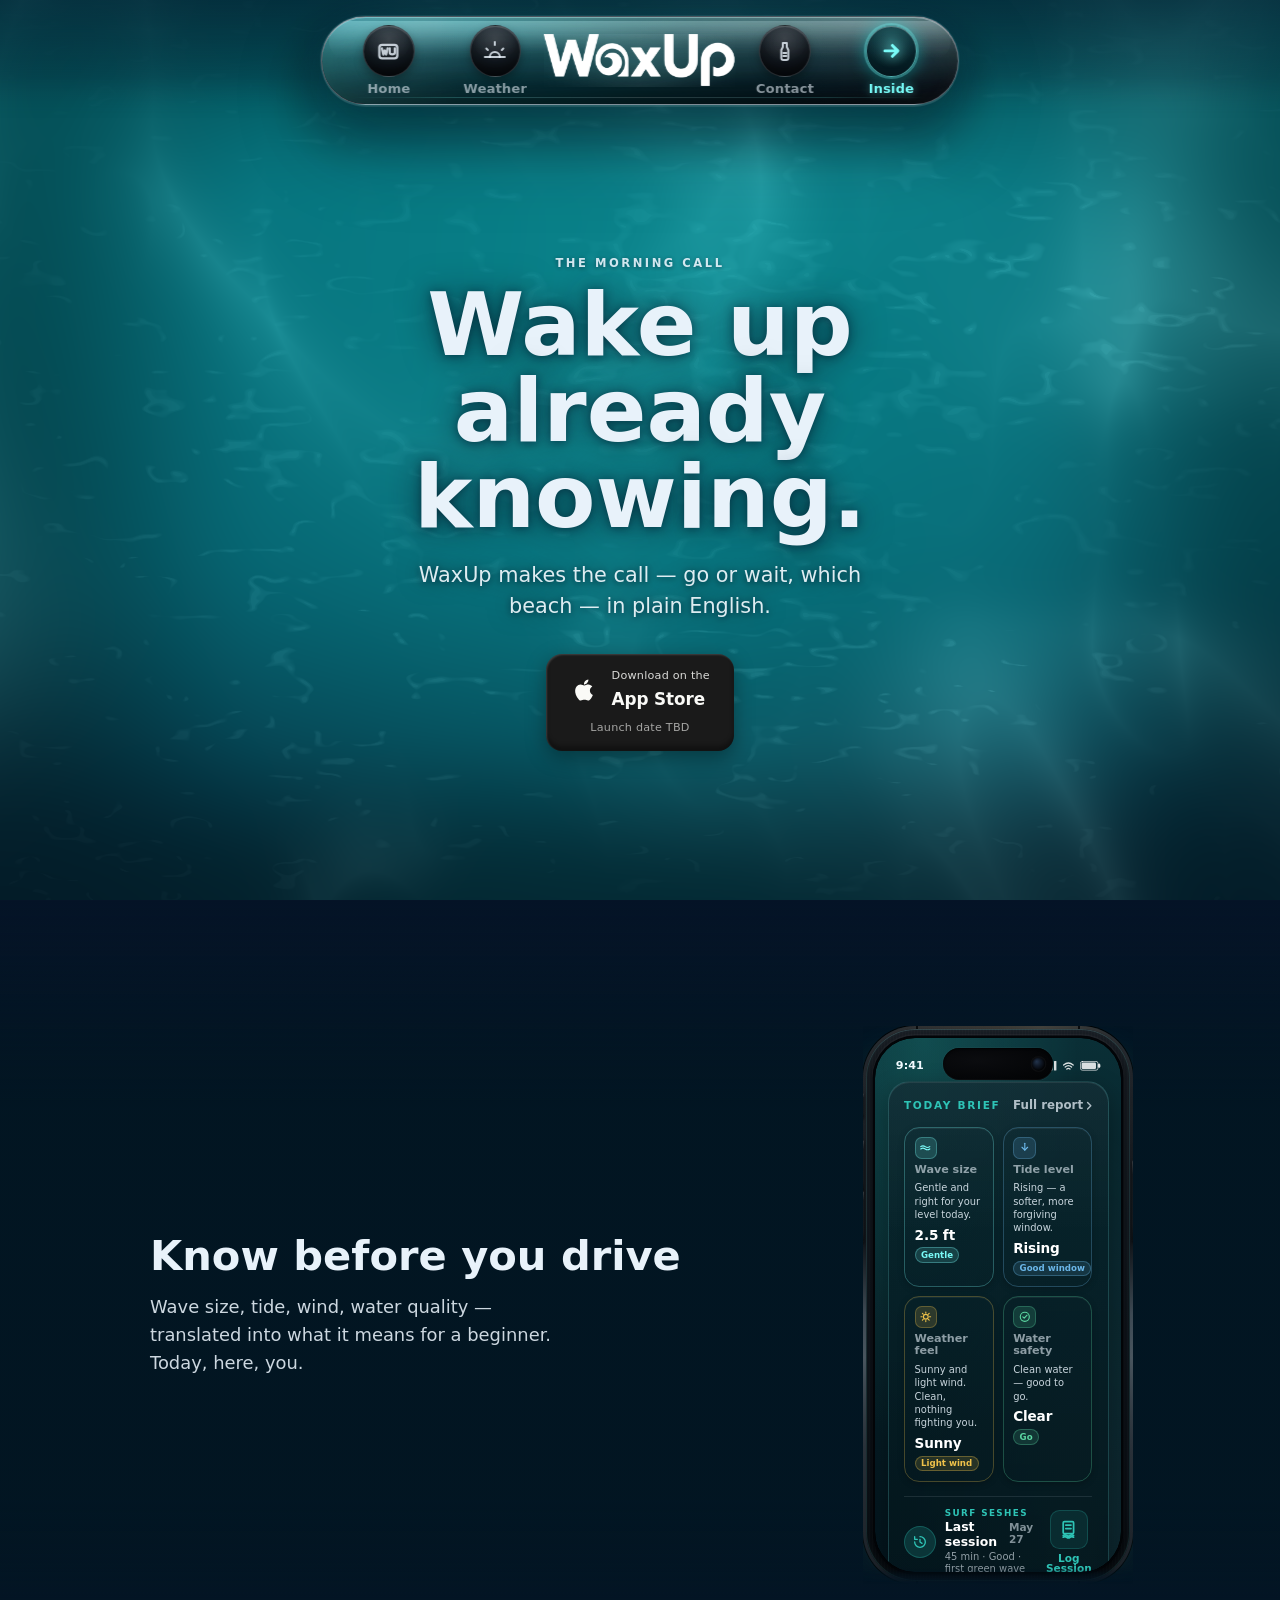
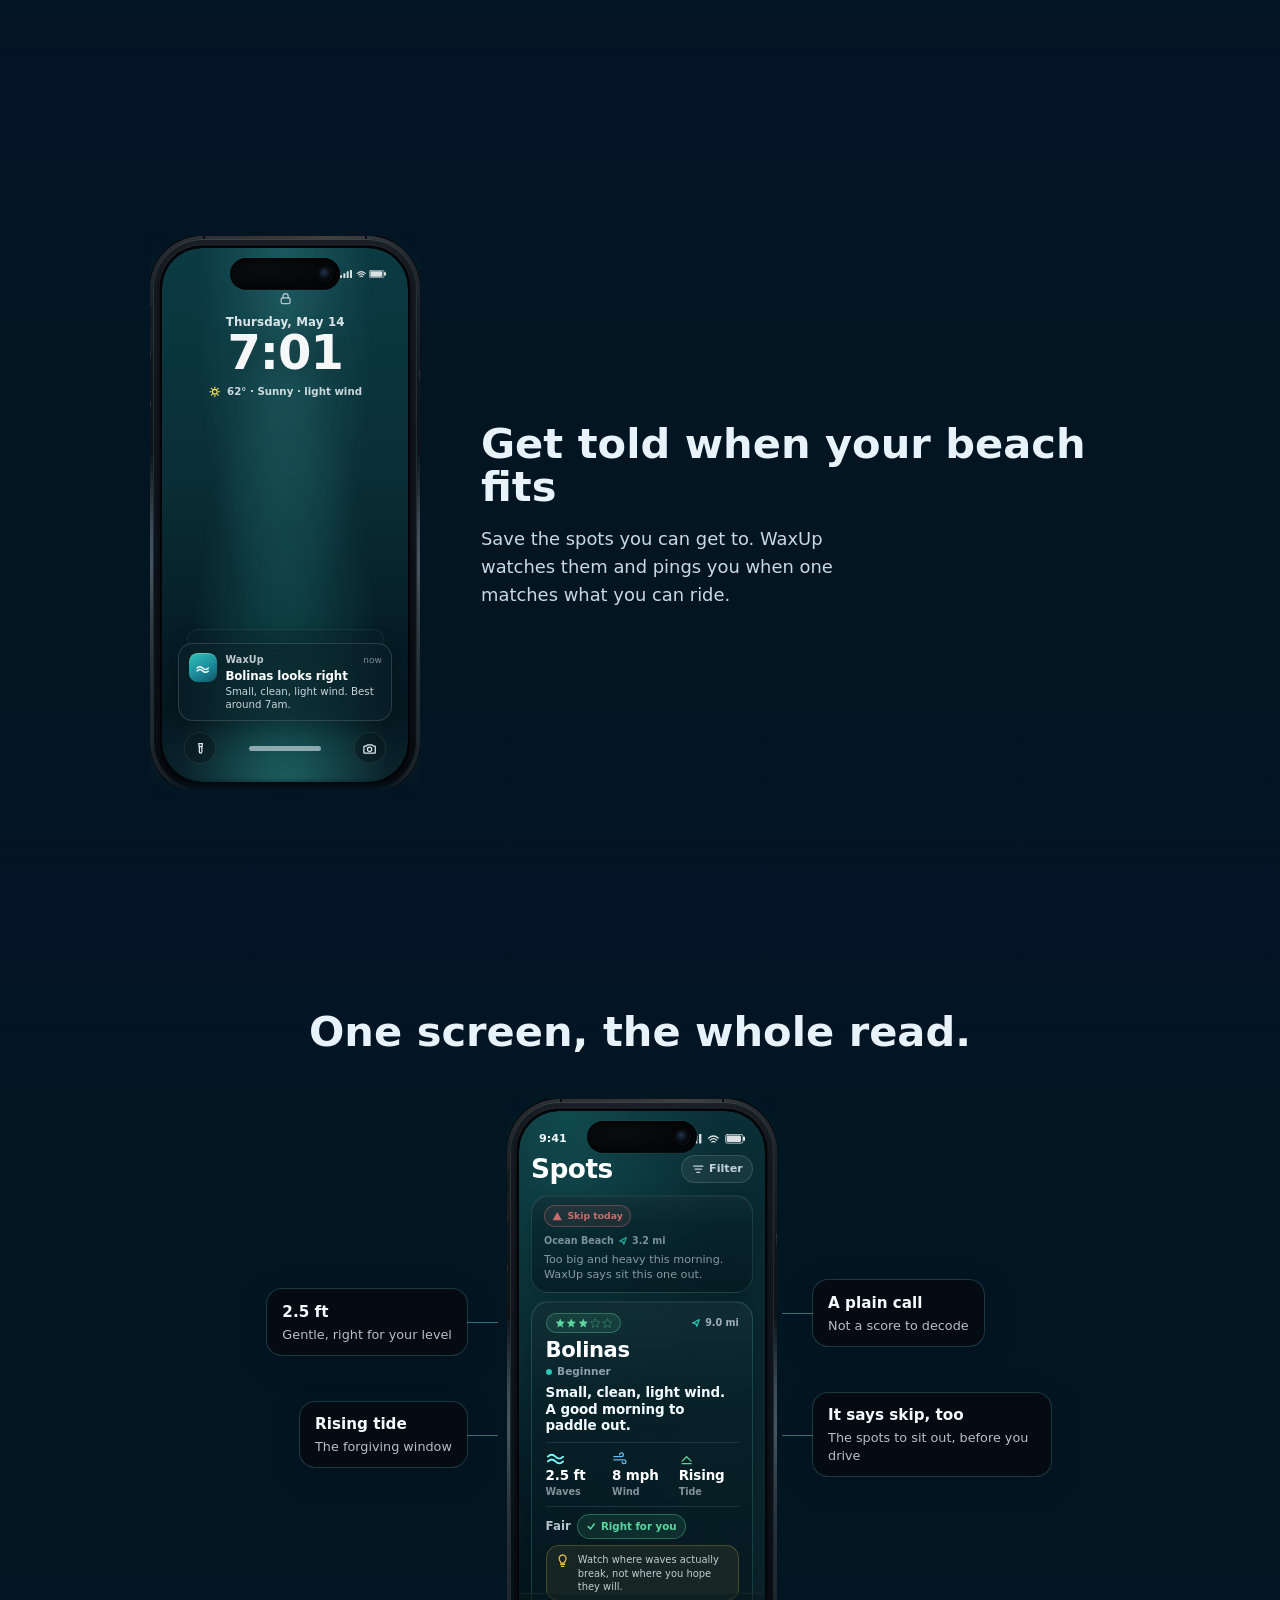
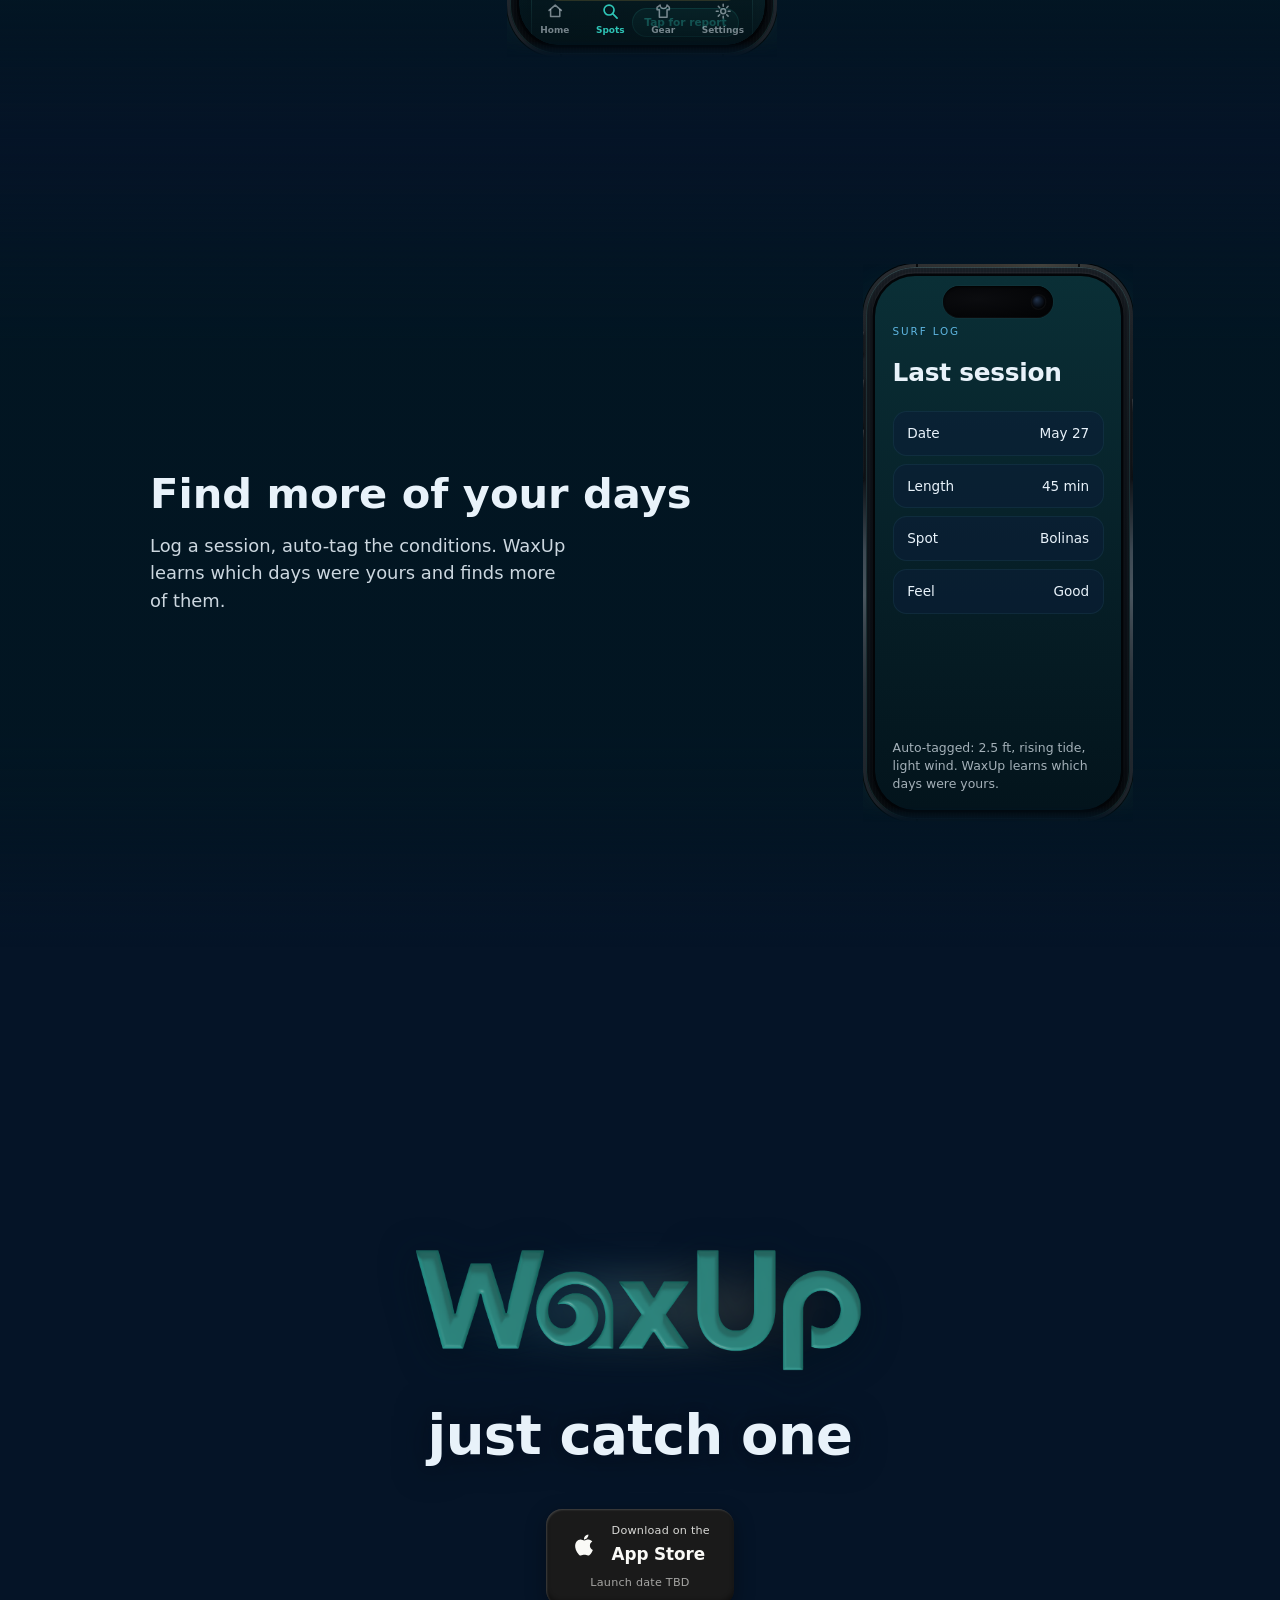
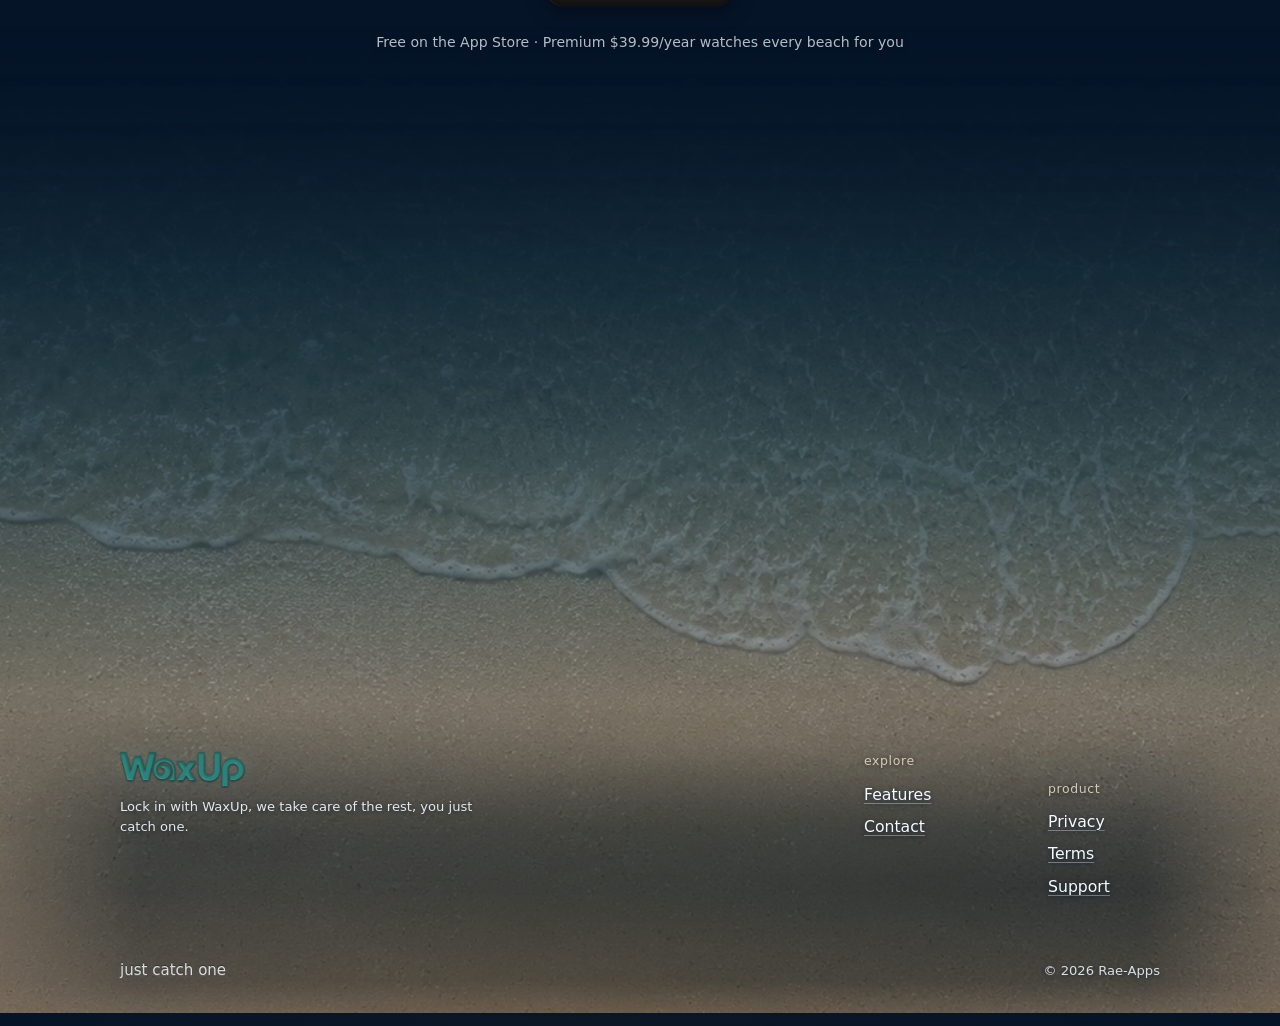
<file: features/index.html>
<!DOCTYPE html><html lang="en" data-mode="dark"> <head><meta charset="UTF-8"><meta name="viewport" content="width=device-width, initial-scale=1.0"><meta name="theme-color" content="#051427"><meta name="color-scheme" content="dark"><meta name="description" content="Wake up, check one screen, know if today is yours. WaxUp reads the surf forecast so you can make the call without learning to decode swell charts."><meta name="generator" content="Astro v4.16.19"><link rel="canonical" href="https://jcali86.github.io/features"><link rel="icon" type="image/png" sizes="32x32" href="/favicon-32.png"><link rel="icon" type="image/png" sizes="16x16" href="/favicon-16.png"><link rel="apple-touch-icon" href="/apple-touch-icon.png"><!-- Open Graph --><meta property="og:title" content="Inside WaxUp — Today might be for you"><meta property="og:description" content="Wake up, check one screen, know if today is yours. WaxUp reads the surf forecast so you can make the call without learning to decode swell charts."><meta property="og:url" content="https://jcali86.github.io/features"><meta property="og:type" content="website"><meta property="og:site_name" content="WaxUp"><meta property="og:image" content="https://waxup.app/og/waxup-og.jpg"><meta property="og:image:width" content="1200"><meta property="og:image:height" content="630"><!-- Twitter --><meta name="twitter:card" content="summary_large_image"><meta name="twitter:title" content="Inside WaxUp — Today might be for you"><meta name="twitter:description" content="Wake up, check one screen, know if today is yours. WaxUp reads the surf forecast so you can make the call without learning to decode swell charts."><meta name="twitter:image" content="https://waxup.app/og/waxup-og.jpg"><title>Inside WaxUp — Today might be for you</title><meta name="astro-view-transitions-enabled" content="true"><meta name="astro-view-transitions-fallback" content="animate"><script>
      // Reveal gate — must run BEFORE first paint so [data-reveal] content
      // is hidden only when JS is actually running (no-JS visitors see
      // everything). Re-added on astro:after-swap because view transitions
      // replace <html> attributes before the new page paints.
      (function () {
        document.documentElement.classList.add('wx-reveal');
        document.addEventListener('astro:after-swap', function () {
          document.documentElement.classList.add('wx-reveal');
        });
      })();
    </script><link rel="stylesheet" href="/_astro/contact.C9oWBNM7.css">
<link rel="stylesheet" href="/_astro/features.CJUnjG4p.css">
<style>.wax-icon[data-astro-cid-kdaytv3p]{display:inline-flex;align-items:center;justify-content:center;width:var(--wax-icon-size, 24px);height:var(--wax-icon-size, 24px);color:inherit;flex:0 0 auto;line-height:0}.wax-icon[data-astro-cid-kdaytv3p] svg{width:100%;height:100%;display:block}
</style><script type="module" src="/_astro/hoisted.zC4AmgGL.js"></script></head> <body class="min-h-screen flex flex-col ocean-page">  <div class="rotate-gate" aria-hidden="true"> <div class="rotate-gate-inner"> <span class="brand-logo brand-logo-md rotate-gate-logo" aria-label="WaxUp"><img class="brand-logo-img" src="/brand/waxup-wordmark.webp" width="1280" height="351" alt="WaxUp" decoding="async"></span> <p class="rotate-gate-tagline">just catch one</p> <span class="rotate-gate-prompt"> <svg class="rotate-gate-icon" viewBox="0 0 24 24" fill="none" stroke="currentColor" stroke-width="1.8" stroke-linecap="round" stroke-linejoin="round" aria-hidden="true"> <rect x="8.5" y="2.5" width="7" height="13" rx="1.5"></rect> <path d="M5 14 a7 7 0 0 0 7 7"></path> <path d="M3 11.5 L5 14 L7.5 12.5"></path> </svg>
Turn your phone upright
</span> </div> </div> <waxup-water-surface data-water-surface aria-hidden="true" data-ambient=""> <div class="water-fallback" data-water-fallback></div> </waxup-water-surface>   <div class="bg-surface" aria-hidden="true"></div> <div class="nav-masthead" aria-hidden="true"></div> <nav class="top-nav" aria-label="Primary">  <span class="nav-iridescence" aria-hidden="true"></span>  <div class="nav-side nav-side-left"> <a class="nav-dock-item" href="/" aria-label="WaxUp — home"> <span class="nav-dock-icon" aria-hidden="true"> <span class="wax-icon wax-icon-home" style="--wax-icon-size:27px" aria-hidden="true" data-astro-cid-kdaytv3p><svg xmlns="http://www.w3.org/2000/svg" viewBox="0 0 24 24" fill="none" stroke="currentColor" stroke-width="2" stroke-linecap="round" stroke-linejoin="round">
  <!-- WaxUp icon: home / end card — fresh bar of surf wax with the WaxUp brand stamp (W + U) on the surface. Real surf wax bars (Mr. Zog's, Sticky Bumps, Wax Research) come with the brand embossed on a fresh, smooth surface; the wavy grooves only appear later from rubbing on a board. Stripped the grooves and replaced them with a stamped WU brandmark. Anchors the icon set to the literal product the brand is named after, AND ties it to the wordmark visually. 24x24 SF Symbol grid. -->
  <rect x="4" y="6" width="16" height="12" rx="2.5"/>
  <path d="M6.28 9.3 L7.54 14.7 L8.8 11.1 L10.06 14.7 L11.32 9.3"/>
  <path d="M13.25 9.3 L13.25 12.9 C13.25 15.15 17.75 15.15 17.75 12.9 L17.75 9.3"/>
</svg>
</span>  </span> <span class="nav-dock-label">Home</span> </a>  <button type="button" class="nav-dock-item nav-dock-weather" data-nav-weather-cycle aria-label="Change the water mood"> <span class="nav-dock-icon nav-icon-weather" aria-hidden="true">  <span class="wax-icon wax-icon-splash nav-weather-icon nav-weather-clear" style="--wax-icon-size:24px" aria-hidden="true" data-astro-cid-kdaytv3p><svg xmlns="http://www.w3.org/2000/svg" viewBox="0 0 24 24" fill="none" stroke="currentColor" stroke-width="2" stroke-linecap="round" stroke-linejoin="round">
  <!-- WaxUp icon: splash / sunrise — half sun cresting the horizon with three short rays. Used for the lockscreen-wake / "phone settles in" state. 24x24 SF Symbol grid. -->
  <line x1="2" y1="18" x2="22" y2="18"/>
  <path d="M7 18a5 5 0 0 1 10 0"/>
  <line x1="12" y1="6" x2="12" y2="3"/>
  <line x1="5" y1="11" x2="3.5" y2="9.5"/>
  <line x1="19" y1="11" x2="20.5" y2="9.5"/>
</svg>
</span>  <span class="wax-icon wax-icon-storm nav-weather-icon nav-weather-rain" style="--wax-icon-size:24px" aria-hidden="true" data-astro-cid-kdaytv3p><svg xmlns="http://www.w3.org/2000/svg" viewBox="0 0 24 24" fill="none" stroke="currentColor" stroke-width="2" stroke-linecap="round" stroke-linejoin="round">
  <!-- WaxUp icon: storm / today's read — cloud with three rain streaks. Used for the verdict screen state. 24x24 SF Symbol grid. -->
  <path d="M4 14.899A7 7 0 1 1 15.71 8h1.79a4.5 4.5 0 0 1 2.5 8.242"/>
  <line x1="8" y1="17" x2="7" y2="20"/>
  <line x1="12" y1="17" x2="11" y2="20"/>
  <line x1="16" y1="17" x2="15" y2="20"/>
</svg>
</span>  </span> <span class="nav-dock-label">Weather</span> </button> </div>  <span class="nav-center-wordmark" aria-hidden="true"> <span class="brand-logo brand-logo-sm nav-wordmark nav-wordmark-center" aria-label="WaxUp"><img class="brand-logo-img" src="/brand/waxup-wordmark.webp" width="1280" height="351" alt="WaxUp" decoding="async"></span> </span>  <div class="nav-side nav-side-right"> <a class="nav-dock-item" href="/contact"> <span class="nav-dock-icon" aria-hidden="true"> <span class="wax-icon wax-icon-contact" style="--wax-icon-size:24px" aria-hidden="true" data-astro-cid-kdaytv3p><svg xmlns="http://www.w3.org/2000/svg" viewBox="0 0 24 24" fill="none" stroke="currentColor" stroke-width="2" stroke-linecap="round" stroke-linejoin="round">
  <!-- WaxUp icon: contact / send a message — message in a bottle. Small rectangular cork at the top, tapered neck, rounded-bottom body. Two short horizontal lines inside the body suggest a rolled paper message visible through the glass. "Messages travel on water" is the metaphor: gentle, surf-vocab, distinctive from a generic envelope. 24x24 SF Symbol grid. -->
  <path d="M10 4 L14 4 L14 8 L15.5 11 L15.5 19 A2 2 0 0 1 13.5 21 L10.5 21 A2 2 0 0 1 8.5 19 L8.5 11 L10 8 Z"/>
  <line x1="10.5" y1="14" x2="13.5" y2="14"/>
  <line x1="10.5" y1="17" x2="13.5" y2="17"/>
</svg>
</span>  </span> <span class="nav-dock-label">Contact</span> </a>  <a class="nav-dock-item nav-dock-cta is-active" href="/features" aria-current="page"> <span class="nav-dock-icon nav-dock-icon-cta" aria-hidden="true"> <svg viewBox="0 0 16 16" fill="none" stroke="currentColor" stroke-width="2.2" stroke-linecap="round" stroke-linejoin="round"> <path d="M3 8 h9 M8.5 4 L12.5 8 L8.5 12"></path> </svg> </span> <span class="nav-dock-label">Inside</span> </a> </div> </nav>   <main class="inside-page"> <section class="inside-hero" data-reveal-group> <p class="section-eyebrow" data-reveal>The morning call</p> <h1 data-reveal>Wake up already knowing.</h1> <p class="inside-hero-subhead" data-reveal>
WaxUp makes the call — go or wait, which beach — in plain English.
</p> <div class="inside-hero-cta" data-reveal> <div class="explore-store-section"> <button type="button" class="explore-store-button" disabled aria-label="App Store — launch date to be announced" data-store-button> <span class="explore-store-icon" aria-hidden="true"> <svg data-store-icon-ios viewBox="0 0 24 24" fill="currentColor"> <path d="M17.05 20.28c-.98.95-2.05.8-3.08.35-1.09-.46-2.09-.48-3.24 0-1.44.62-2.2.44-3.06-.35C2.79 15.25 3.51 7.59 9.05 7.31c1.35.07 2.29.74 3.08.8 1.18-.24 2.31-.93 3.57-.84 1.51.12 2.65.72 3.4 1.8-3.12 1.87-2.38 5.98.48 7.13-.57 1.5-1.31 2.99-2.54 4.08zM12 7.25c-.15-2.23 1.66-4.07 3.74-4.25.29 2.58-2.34 4.5-3.74 4.25z"></path> </svg> <svg data-store-icon-android viewBox="0 0 24 24" fill="currentColor" hidden> <path d="M3.3 3.5 14 12 3.3 20.5c-.4-.3-.6-.7-.6-1.2V4.7c0-.5.2-.9.6-1.2zm.9-.4 11 6.4 2.6-2.6c.4-.4.3-1-.2-1.3L5.2 3c-.4-.2-.8-.1-1 .1zm0 17.8c.2.2.6.3 1 .1l12.4-7.6c.5-.3.6-.9.2-1.3l-2.6-2.6-11 6.4zM15.7 12l3.7-3.7c1.2.7 1.2 2.7 0 3.4L15.7 12z"></path> </svg> </span> <span class="explore-store-subtle" data-store-subtle-ios>Download on the</span> <span class="explore-store-main" data-store-main-ios>App Store</span> <span class="explore-store-subtle" data-store-subtle-android hidden>Get it on</span> <span class="explore-store-main" data-store-main-android hidden>Google Play</span> <span class="explore-store-availability" data-store-availability-ios>Launch date TBD</span> <span class="explore-store-availability" data-store-availability-android hidden>Coming after iOS launch</span> </button> </div>  </div> </section> <div class="inside-calm-band" data-inside-calm-band>  <section class="inside-feature inside-feature-right"> <div class="copy-scrim inside-feature-scrim"> <div class="inside-feature-inner"> <div class="inside-feature-copy" data-reveal> <h2>Know before you drive</h2> <p>Wave size, tide, wind, water quality — translated into what it means for a beginner. Today, here, you.</p> </div>  <div class="inside-phone" data-reveal aria-hidden="true"> <div class="phone-chassis-frame"> <div class="phone-chassis-body"> <div class="phone-viewport">   <div class="screen-today-brief" data-astro-cid-fu4uh52j>  <header class="screen-status-bar" aria-hidden="true" data-astro-cid-fu4uh52j> <span class="status-time" data-astro-cid-fu4uh52j>9:41</span> <div class="status-icons" data-astro-cid-fu4uh52j>  <svg viewBox="0 0 18 12" class="status-icon" fill="currentColor" data-astro-cid-fu4uh52j> <rect x="0" y="8" width="3" height="4" rx="0.7" data-astro-cid-fu4uh52j></rect> <rect x="5" y="5" width="3" height="7" rx="0.7" data-astro-cid-fu4uh52j></rect> <rect x="10" y="2" width="3" height="10" rx="0.7" data-astro-cid-fu4uh52j></rect> <rect x="15" y="0" width="3" height="12" rx="0.7" data-astro-cid-fu4uh52j></rect> </svg>  <svg viewBox="0 0 16 12" class="status-icon" fill="none" stroke="currentColor" stroke-width="1.6" stroke-linecap="round" stroke-linejoin="round" data-astro-cid-fu4uh52j> <path d="M2 5 Q 8 0 14 5" data-astro-cid-fu4uh52j></path> <path d="M4 7.5 Q 8 4 12 7.5" data-astro-cid-fu4uh52j></path> <path d="M6 10 Q 8 8.4 10 10" data-astro-cid-fu4uh52j></path> </svg>  <svg viewBox="0 0 26 12" class="status-icon" fill="none" stroke="currentColor" stroke-width="1" stroke-linecap="round" stroke-linejoin="round" data-astro-cid-fu4uh52j> <rect x="0.5" y="0.5" width="22" height="11" rx="2.5" data-astro-cid-fu4uh52j></rect> <rect x="23" y="4" width="2" height="4" rx="0.8" fill="currentColor" data-astro-cid-fu4uh52j></rect> <rect x="2" y="2" width="18" height="8" rx="1.4" fill="currentColor" stroke="none" data-astro-cid-fu4uh52j></rect> </svg> </div> </header>  <article class="brief-card" data-astro-cid-fu4uh52j> <header class="brief-card-header" data-astro-cid-fu4uh52j> <span class="brief-eyebrow" data-astro-cid-fu4uh52j>Today brief</span> <a class="brief-link" href="#" tabindex="-1" aria-hidden="true" data-astro-cid-fu4uh52j>
Full report
<svg viewBox="0 0 8 12" fill="none" stroke="currentColor" stroke-width="1.8" stroke-linecap="round" stroke-linejoin="round" data-astro-cid-fu4uh52j> <path d="M2 2 L6 6 L2 10" data-astro-cid-fu4uh52j></path> </svg> </a> </header> <div class="brief-grid" data-astro-cid-fu4uh52j>  <div class="brief-sub brief-sub-cyan" data-astro-cid-fu4uh52j> <div class="brief-sub-icon" aria-hidden="true" data-astro-cid-fu4uh52j> <svg viewBox="0 0 24 24" fill="none" stroke="currentColor" stroke-width="2" stroke-linecap="round" stroke-linejoin="round" data-astro-cid-fu4uh52j> <path d="M3 10 Q 7 7 11 10 T 19 10" data-astro-cid-fu4uh52j></path> <path d="M3 14 Q 7 11 11 14 T 19 14" data-astro-cid-fu4uh52j></path> </svg> </div> <p class="brief-sub-title" data-astro-cid-fu4uh52j>Wave size</p> <p class="brief-sub-body" data-astro-cid-fu4uh52j>Gentle and right for your level today.</p> <div class="brief-sub-footer" data-astro-cid-fu4uh52j> <span class="brief-sub-value" data-astro-cid-fu4uh52j>2.5 ft</span> <span class="brief-sub-pill brief-pill-cyan" data-astro-cid-fu4uh52j>Gentle</span> </div> </div>  <div class="brief-sub brief-sub-blue" data-astro-cid-fu4uh52j> <div class="brief-sub-icon" aria-hidden="true" data-astro-cid-fu4uh52j> <svg viewBox="0 0 24 24" fill="none" stroke="currentColor" stroke-width="2" stroke-linecap="round" stroke-linejoin="round" data-astro-cid-fu4uh52j> <path d="M12 4 L12 16" data-astro-cid-fu4uh52j></path> <path d="M7 11 L12 16 L17 11" data-astro-cid-fu4uh52j></path> </svg> </div> <p class="brief-sub-title" data-astro-cid-fu4uh52j>Tide level</p> <p class="brief-sub-body" data-astro-cid-fu4uh52j>Rising — a softer, more forgiving window.</p> <div class="brief-sub-footer" data-astro-cid-fu4uh52j> <span class="brief-sub-value" data-astro-cid-fu4uh52j>Rising</span> <span class="brief-sub-pill brief-pill-blue" data-astro-cid-fu4uh52j>Good window</span> </div> </div>  <div class="brief-sub brief-sub-amber" data-astro-cid-fu4uh52j> <div class="brief-sub-icon" aria-hidden="true" data-astro-cid-fu4uh52j> <svg viewBox="0 0 24 24" fill="none" stroke="currentColor" stroke-width="2" stroke-linecap="round" stroke-linejoin="round" data-astro-cid-fu4uh52j> <circle cx="12" cy="12" r="4.2" data-astro-cid-fu4uh52j></circle> <path d="M12 3.5 v2 M12 18.5 v2 M3.5 12 h2 M18.5 12 h2 M6 6 l1.4 1.4 M16.6 16.6 l1.4 1.4 M18 6 l-1.4 1.4 M7.4 16.6 l-1.4 1.4" data-astro-cid-fu4uh52j></path> </svg> </div> <p class="brief-sub-title" data-astro-cid-fu4uh52j>Weather feel</p> <p class="brief-sub-body" data-astro-cid-fu4uh52j>Sunny and light wind. Clean, nothing fighting you.</p> <div class="brief-sub-footer" data-astro-cid-fu4uh52j> <span class="brief-sub-value" data-astro-cid-fu4uh52j>Sunny</span> <span class="brief-sub-pill brief-pill-amber" data-astro-cid-fu4uh52j>Light wind</span> </div> </div>  <div class="brief-sub brief-sub-green" data-astro-cid-fu4uh52j> <div class="brief-sub-icon" aria-hidden="true" data-astro-cid-fu4uh52j> <svg viewBox="0 0 24 24" fill="none" stroke="currentColor" stroke-width="2" stroke-linecap="round" stroke-linejoin="round" data-astro-cid-fu4uh52j> <circle cx="12" cy="12" r="8" data-astro-cid-fu4uh52j></circle> <path d="M8.5 12 L11 14.5 L16 9" data-astro-cid-fu4uh52j></path> </svg> </div> <p class="brief-sub-title" data-astro-cid-fu4uh52j>Water safety</p> <p class="brief-sub-body" data-astro-cid-fu4uh52j>Clean water — good to go.</p> <div class="brief-sub-footer" data-astro-cid-fu4uh52j> <span class="brief-sub-value" data-astro-cid-fu4uh52j>Clear</span> <span class="brief-sub-pill brief-pill-green" data-astro-cid-fu4uh52j>Go</span> </div> </div> </div> <hr class="brief-divider" data-astro-cid-fu4uh52j> <footer class="brief-card-footer" data-astro-cid-fu4uh52j> <div class="brief-last-session" data-astro-cid-fu4uh52j> <div class="brief-last-icon" aria-hidden="true" data-astro-cid-fu4uh52j> <svg viewBox="0 0 24 24" fill="none" stroke="currentColor" stroke-width="2" stroke-linecap="round" stroke-linejoin="round" data-astro-cid-fu4uh52j> <path d="M12 4 A8 8 0 1 1 4 12" data-astro-cid-fu4uh52j></path> <path d="M4 4 L4 8 L8 8" data-astro-cid-fu4uh52j></path> <path d="M12 8 L12 12 L15 14" data-astro-cid-fu4uh52j></path> </svg> </div> <div class="brief-last-text" data-astro-cid-fu4uh52j> <p class="brief-last-eyebrow" data-astro-cid-fu4uh52j>Surf seshes</p> <p class="brief-last-title" data-astro-cid-fu4uh52j>
Last session
<span class="brief-last-date" data-astro-cid-fu4uh52j>May 27</span> </p> <p class="brief-last-meta" data-astro-cid-fu4uh52j>45 min · Good · first green wave</p> </div> </div> <button class="brief-log-button" type="button" tabindex="-1" aria-label="Log Session" data-astro-cid-fu4uh52j> <div class="brief-log-icon" aria-hidden="true" data-astro-cid-fu4uh52j> <svg viewBox="0 0 24 24" fill="none" stroke="currentColor" stroke-width="2" stroke-linecap="round" stroke-linejoin="round" data-astro-cid-fu4uh52j> <rect x="6" y="3" width="12" height="14" rx="1.4" data-astro-cid-fu4uh52j></rect> <path d="M9 7 h6" data-astro-cid-fu4uh52j></path> <path d="M9 11 h6" data-astro-cid-fu4uh52j></path> <path d="M6 19 Q 8 17.5 10 19 T 14 19 T 18 19" data-astro-cid-fu4uh52j></path> <path d="M6 21 Q 8 19.5 10 21 T 14 21 T 18 21" data-astro-cid-fu4uh52j></path> </svg> </div> <span data-astro-cid-fu4uh52j>Log Session</span> </button> </footer> </article> </div>    <div class="phone-alerts" aria-hidden="true"> <div class="phone-alert phone-alert-left" data-stage-alert="today"> <span class="phone-alert-label">Today</span> <span class="phone-alert-detail">Looks right</span> </div><div class="phone-alert phone-alert-right" data-stage-alert="spots"> <span class="phone-alert-label">Best Window</span> <span class="phone-alert-detail">7:00 AM</span> </div><div class="phone-alert phone-alert-left" data-stage-alert="log"> <span class="phone-alert-label">Surf Log</span> <span class="phone-alert-detail">May 27 saved</span> </div><div class="phone-alert phone-alert-right" data-stage-alert="gear"> <span class="phone-alert-label">Gear</span> <span class="phone-alert-detail">4/3 + booties</span> </div> </div> <div class="phone-island" aria-hidden="true"></div> </div> <span class="phone-btn phone-btn-mute" aria-hidden="true"></span> <span class="phone-btn phone-btn-vol-up" aria-hidden="true"></span> <span class="phone-btn phone-btn-vol-down" aria-hidden="true"></span> <span class="phone-btn phone-btn-power" aria-hidden="true"></span> </div> </div> </div> </div> </div> </section> <section class="inside-feature inside-feature-left"> <div class="copy-scrim inside-feature-scrim"> <div class="inside-feature-inner"> <div class="inside-feature-copy" data-reveal> <h2>Get told when your beach fits</h2> <p>Save the spots you can get to. WaxUp watches them and pings you when one matches what you can ride.</p> </div>  <div class="inside-phone" data-reveal aria-hidden="true"> <div class="phone-chassis-frame"> <div class="phone-chassis-body"> <div class="phone-viewport">   <div class="screen-lock" data-astro-cid-falrmdxs>  <header class="screen-status-bar" aria-hidden="true" data-astro-cid-falrmdxs> <span class="status-spacer" data-astro-cid-falrmdxs></span> <div class="status-icons" data-astro-cid-falrmdxs> <svg viewBox="0 0 18 12" class="status-icon" fill="currentColor" data-astro-cid-falrmdxs> <rect x="0" y="8" width="3" height="4" rx="0.7" data-astro-cid-falrmdxs></rect> <rect x="5" y="5" width="3" height="7" rx="0.7" data-astro-cid-falrmdxs></rect> <rect x="10" y="2" width="3" height="10" rx="0.7" data-astro-cid-falrmdxs></rect> <rect x="15" y="0" width="3" height="12" rx="0.7" data-astro-cid-falrmdxs></rect> </svg> <svg viewBox="0 0 16 12" class="status-icon" fill="none" stroke="currentColor" stroke-width="1.6" stroke-linecap="round" stroke-linejoin="round" data-astro-cid-falrmdxs> <path d="M2 5 Q 8 0 14 5" data-astro-cid-falrmdxs></path> <path d="M4 7.5 Q 8 4 12 7.5" data-astro-cid-falrmdxs></path> <path d="M6 10 Q 8 8.4 10 10" data-astro-cid-falrmdxs></path> </svg> <svg viewBox="0 0 26 12" class="status-icon" fill="none" stroke="currentColor" stroke-width="1" stroke-linecap="round" stroke-linejoin="round" data-astro-cid-falrmdxs> <rect x="0.5" y="0.5" width="22" height="11" rx="2.5" data-astro-cid-falrmdxs></rect> <rect x="23" y="4" width="2" height="4" rx="0.8" fill="currentColor" data-astro-cid-falrmdxs></rect> <rect x="2" y="2" width="18" height="8" rx="1.4" fill="currentColor" stroke="none" data-astro-cid-falrmdxs></rect> </svg> </div> </header>  <div class="lock-clock" data-astro-cid-falrmdxs> <svg class="lock-glyph" viewBox="0 0 24 24" fill="none" stroke="currentColor" stroke-width="2" stroke-linecap="round" stroke-linejoin="round" aria-hidden="true" data-astro-cid-falrmdxs> <rect x="5" y="11" width="14" height="9" rx="2.2" data-astro-cid-falrmdxs></rect> <path d="M8 11 V8 a4 4 0 0 1 8 0 v3" data-astro-cid-falrmdxs></path> </svg> <p class="lock-date" data-astro-cid-falrmdxs>Thursday, May 14</p> <p class="lock-time" data-astro-cid-falrmdxs>7:01</p> <div class="lock-weather" data-astro-cid-falrmdxs> <svg viewBox="0 0 24 24" fill="none" stroke="currentColor" stroke-width="2" stroke-linecap="round" stroke-linejoin="round" aria-hidden="true" data-astro-cid-falrmdxs> <circle cx="12" cy="12" r="4.2" data-astro-cid-falrmdxs></circle> <path d="M12 3.5 v2 M12 18.5 v2 M3.5 12 h2 M18.5 12 h2 M6 6 l1.4 1.4 M16.6 16.6 l1.4 1.4 M18 6 l-1.4 1.4 M7.4 16.6 l-1.4 1.4" data-astro-cid-falrmdxs></path> </svg> <span data-astro-cid-falrmdxs>62° · Sunny · light wind</span> </div> </div> <div class="lock-spacer" data-astro-cid-falrmdxs></div>  <div class="lock-notifs" data-astro-cid-falrmdxs> <article class="lock-notif lock-notif-ghost" aria-hidden="true" data-astro-cid-falrmdxs></article> <article class="lock-notif" data-astro-cid-falrmdxs> <span class="lock-notif-icon" aria-hidden="true" data-astro-cid-falrmdxs> <svg viewBox="0 0 24 24" fill="none" stroke="#ffffff" stroke-width="2" stroke-linecap="round" stroke-linejoin="round" data-astro-cid-falrmdxs> <path d="M3 13 Q 7 9 11 13 T 19 13" data-astro-cid-falrmdxs></path> <path d="M3 17 Q 7 13 11 17 T 19 17" data-astro-cid-falrmdxs></path> </svg> </span> <div class="lock-notif-body" data-astro-cid-falrmdxs> <div class="lock-notif-head" data-astro-cid-falrmdxs> <span class="lock-notif-app" data-astro-cid-falrmdxs>WaxUp</span> <span class="lock-notif-time" data-astro-cid-falrmdxs>now</span> </div> <p class="lock-notif-title" data-astro-cid-falrmdxs>Bolinas looks right</p> <p class="lock-notif-text" data-astro-cid-falrmdxs>Small, clean, light wind. Best around 7am.</p> </div> </article> </div>  <div class="lock-bottom" aria-hidden="true" data-astro-cid-falrmdxs> <span class="lock-control" data-astro-cid-falrmdxs> <svg viewBox="0 0 24 24" fill="none" stroke="currentColor" stroke-width="2" stroke-linecap="round" stroke-linejoin="round" data-astro-cid-falrmdxs> <path d="M9 4 h6 l-1 5 h-4 Z" data-astro-cid-falrmdxs></path><path d="M10 9 v8 a2 2 0 0 0 4 0 V9" data-astro-cid-falrmdxs></path> </svg> </span> <span class="lock-home-indicator" data-astro-cid-falrmdxs></span> <span class="lock-control" data-astro-cid-falrmdxs> <svg viewBox="0 0 24 24" fill="none" stroke="currentColor" stroke-width="2" stroke-linecap="round" stroke-linejoin="round" data-astro-cid-falrmdxs> <path d="M4 8 h3 l1.5 -2 h7 L18 8 h2 a1 1 0 0 1 1 1 v9 a1 1 0 0 1 -1 1 H4 a1 1 0 0 1 -1 -1 V9 a1 1 0 0 1 1 -1 Z" data-astro-cid-falrmdxs></path> <circle cx="12" cy="13" r="3.4" data-astro-cid-falrmdxs></circle> </svg> </span> </div> </div>    <div class="phone-alerts" aria-hidden="true"> <div class="phone-alert phone-alert-left" data-stage-alert="today"> <span class="phone-alert-label">Today</span> <span class="phone-alert-detail">Looks right</span> </div><div class="phone-alert phone-alert-right" data-stage-alert="spots"> <span class="phone-alert-label">Best Window</span> <span class="phone-alert-detail">7:00 AM</span> </div><div class="phone-alert phone-alert-left" data-stage-alert="log"> <span class="phone-alert-label">Surf Log</span> <span class="phone-alert-detail">May 27 saved</span> </div><div class="phone-alert phone-alert-right" data-stage-alert="gear"> <span class="phone-alert-label">Gear</span> <span class="phone-alert-detail">4/3 + booties</span> </div> </div> <div class="phone-island" aria-hidden="true"></div> </div> <span class="phone-btn phone-btn-mute" aria-hidden="true"></span> <span class="phone-btn phone-btn-vol-up" aria-hidden="true"></span> <span class="phone-btn phone-btn-vol-down" aria-hidden="true"></span> <span class="phone-btn phone-btn-power" aria-hidden="true"></span> </div> </div> </div> </div> </div> </section> <section class="inside-moneyshot"> <div class="copy-scrim copy-scrim--tight inside-moneyshot-scrim"> <h2 class="inside-moneyshot-title" data-reveal>One screen, the whole read.</h2> <div class="inside-moneyshot-stage"> <div class="inside-moneyshot-col inside-moneyshot-col-left"> <p class="annotate-pill annotate-pill-left" style="--ms-w: 0"> <strong>2.5 ft</strong> <span>Gentle, right for your level</span> </p><p class="annotate-pill annotate-pill-left" style="--ms-w: 0.22"> <strong>Rising tide</strong> <span>The forgiving window</span> </p> </div>  <div class="inside-phone inside-moneyshot-phone" data-reveal aria-hidden="true"> <div class="phone-chassis-frame"> <div class="phone-chassis-body"> <div class="phone-viewport">  <div class="screen-spots" data-astro-cid-7l6gn2ao>  <header class="screen-status-bar" aria-hidden="true" data-astro-cid-7l6gn2ao> <span class="status-time" data-astro-cid-7l6gn2ao>9:41</span> <div class="status-icons" data-astro-cid-7l6gn2ao> <svg viewBox="0 0 18 12" class="status-icon" fill="currentColor" data-astro-cid-7l6gn2ao> <rect x="0" y="8" width="3" height="4" rx="0.7" data-astro-cid-7l6gn2ao></rect> <rect x="5" y="5" width="3" height="7" rx="0.7" data-astro-cid-7l6gn2ao></rect> <rect x="10" y="2" width="3" height="10" rx="0.7" data-astro-cid-7l6gn2ao></rect> <rect x="15" y="0" width="3" height="12" rx="0.7" data-astro-cid-7l6gn2ao></rect> </svg> <svg viewBox="0 0 16 12" class="status-icon" fill="none" stroke="currentColor" stroke-width="1.6" stroke-linecap="round" stroke-linejoin="round" data-astro-cid-7l6gn2ao> <path d="M2 5 Q 8 0 14 5" data-astro-cid-7l6gn2ao></path> <path d="M4 7.5 Q 8 4 12 7.5" data-astro-cid-7l6gn2ao></path> <path d="M6 10 Q 8 8.4 10 10" data-astro-cid-7l6gn2ao></path> </svg> <svg viewBox="0 0 26 12" class="status-icon" fill="none" stroke="currentColor" stroke-width="1" stroke-linecap="round" stroke-linejoin="round" data-astro-cid-7l6gn2ao> <rect x="0.5" y="0.5" width="22" height="11" rx="2.5" data-astro-cid-7l6gn2ao></rect> <rect x="23" y="4" width="2" height="4" rx="0.8" fill="currentColor" data-astro-cid-7l6gn2ao></rect> <rect x="2" y="2" width="18" height="8" rx="1.4" fill="currentColor" stroke="none" data-astro-cid-7l6gn2ao></rect> </svg> </div> </header>  <div class="spots-titlebar" data-astro-cid-7l6gn2ao> <h2 class="spots-title" data-astro-cid-7l6gn2ao>Spots</h2> <span class="spots-filter" data-astro-cid-7l6gn2ao> <svg viewBox="0 0 16 16" fill="none" stroke="currentColor" stroke-width="1.6" stroke-linecap="round" data-astro-cid-7l6gn2ao> <path d="M2 4 h12 M4 8 h8 M6 12 h4" data-astro-cid-7l6gn2ao></path> </svg>
Filter
</span> </div> <div class="spots-list" data-astro-cid-7l6gn2ao>  <article class="spot-card spot-card-peek" data-astro-cid-7l6gn2ao> <div class="spot-card-top" data-astro-cid-7l6gn2ao> <div class="spot-rating spot-rating-skip" data-astro-cid-7l6gn2ao> <svg viewBox="0 0 12 12" fill="currentColor" aria-hidden="true" data-astro-cid-7l6gn2ao><path d="M6 1 L11.2 10.6 L0.8 10.6 Z" data-astro-cid-7l6gn2ao></path></svg> <span data-astro-cid-7l6gn2ao>Skip today</span> </div> <span class="spot-distance" data-astro-cid-7l6gn2ao>
Ocean Beach
<svg viewBox="0 0 12 12" fill="none" stroke="currentColor" stroke-width="1.5" stroke-linecap="round" stroke-linejoin="round" data-astro-cid-7l6gn2ao><path d="M2 6 L10 2 L7 10 L6 7 Z" data-astro-cid-7l6gn2ao></path></svg>
3.2 mi
</span> </div> <p class="spot-line" data-astro-cid-7l6gn2ao>Too big and heavy this morning. WaxUp says sit this one out.</p> </article>  <article class="spot-card spot-card-hero" data-astro-cid-7l6gn2ao> <div class="spot-hero-head" data-astro-cid-7l6gn2ao> <div class="spot-rating spot-rating-strong" data-astro-cid-7l6gn2ao> <span class="spot-stars" aria-label="Three star conditions" data-astro-cid-7l6gn2ao> <svg viewBox="0 0 12 12" fill="currentColor" data-astro-cid-7l6gn2ao><path d="M6 0.5 L7.5 4 L11.3 4.4 L8.4 7 L9.3 10.8 L6 8.8 L2.7 10.8 L3.6 7 L0.7 4.4 L4.5 4 Z" data-astro-cid-7l6gn2ao></path></svg> <svg viewBox="0 0 12 12" fill="currentColor" data-astro-cid-7l6gn2ao><path d="M6 0.5 L7.5 4 L11.3 4.4 L8.4 7 L9.3 10.8 L6 8.8 L2.7 10.8 L3.6 7 L0.7 4.4 L4.5 4 Z" data-astro-cid-7l6gn2ao></path></svg> <svg viewBox="0 0 12 12" fill="currentColor" data-astro-cid-7l6gn2ao><path d="M6 0.5 L7.5 4 L11.3 4.4 L8.4 7 L9.3 10.8 L6 8.8 L2.7 10.8 L3.6 7 L0.7 4.4 L4.5 4 Z" data-astro-cid-7l6gn2ao></path></svg> <svg viewBox="0 0 12 12" fill="none" stroke="currentColor" stroke-width="1" class="spot-star-empty" data-astro-cid-7l6gn2ao><path d="M6 0.5 L7.5 4 L11.3 4.4 L8.4 7 L9.3 10.8 L6 8.8 L2.7 10.8 L3.6 7 L0.7 4.4 L4.5 4 Z" data-astro-cid-7l6gn2ao></path></svg> <svg viewBox="0 0 12 12" fill="none" stroke="currentColor" stroke-width="1" class="spot-star-empty" data-astro-cid-7l6gn2ao><path d="M6 0.5 L7.5 4 L11.3 4.4 L8.4 7 L9.3 10.8 L6 8.8 L2.7 10.8 L3.6 7 L0.7 4.4 L4.5 4 Z" data-astro-cid-7l6gn2ao></path></svg> </span> </div> <span class="spot-distance" data-astro-cid-7l6gn2ao> <svg viewBox="0 0 12 12" fill="none" stroke="currentColor" stroke-width="1.5" stroke-linecap="round" stroke-linejoin="round" data-astro-cid-7l6gn2ao><path d="M2 6 L10 2 L7 10 L6 7 Z" data-astro-cid-7l6gn2ao></path></svg>
9.0 mi
</span> </div> <h3 class="spot-name" data-astro-cid-7l6gn2ao>Bolinas</h3> <p class="spot-beginner" data-astro-cid-7l6gn2ao> <span class="spot-dot" aria-hidden="true" data-astro-cid-7l6gn2ao></span>
Beginner
</p> <p class="spot-headline" data-astro-cid-7l6gn2ao>Small, clean, light wind. A good morning to paddle out.</p> <div class="spot-stats" data-astro-cid-7l6gn2ao> <div class="spot-stat" data-astro-cid-7l6gn2ao> <div class="spot-stat-icon" aria-hidden="true" data-astro-cid-7l6gn2ao> <svg viewBox="0 0 24 16" fill="none" stroke="currentColor" stroke-width="2" stroke-linecap="round" stroke-linejoin="round" data-astro-cid-7l6gn2ao> <path d="M2 6 Q 6 2 10 6 T 18 6" data-astro-cid-7l6gn2ao></path> <path d="M2 11 Q 6 7 10 11 T 18 11" data-astro-cid-7l6gn2ao></path> </svg> </div> <p class="spot-stat-value" data-astro-cid-7l6gn2ao>2.5 ft</p> <p class="spot-stat-label" data-astro-cid-7l6gn2ao>Waves</p> </div> <div class="spot-stat" data-astro-cid-7l6gn2ao> <div class="spot-stat-icon" aria-hidden="true" data-astro-cid-7l6gn2ao> <svg viewBox="0 0 24 24" fill="none" stroke="currentColor" stroke-width="2" stroke-linecap="round" stroke-linejoin="round" data-astro-cid-7l6gn2ao> <path d="M3 9 h12 a3 3 0 1 0 -3 -3" data-astro-cid-7l6gn2ao></path> <path d="M3 14 h16 a3 3 0 1 1 -3 3" data-astro-cid-7l6gn2ao></path> </svg> </div> <p class="spot-stat-value" data-astro-cid-7l6gn2ao>8 mph</p> <p class="spot-stat-label" data-astro-cid-7l6gn2ao>Wind</p> </div> <div class="spot-stat" data-astro-cid-7l6gn2ao> <div class="spot-stat-icon" aria-hidden="true" data-astro-cid-7l6gn2ao> <svg viewBox="0 0 24 24" fill="none" stroke="currentColor" stroke-width="2" stroke-linecap="round" stroke-linejoin="round" data-astro-cid-7l6gn2ao> <path d="M5 16 L12 9 L19 16" data-astro-cid-7l6gn2ao></path> <path d="M5 20 h14" data-astro-cid-7l6gn2ao></path> </svg> </div> <p class="spot-stat-value" data-astro-cid-7l6gn2ao>Rising</p> <p class="spot-stat-label" data-astro-cid-7l6gn2ao>Tide</p> </div> </div> <div class="spot-verdict-row" data-astro-cid-7l6gn2ao> <span class="spot-condition" data-astro-cid-7l6gn2ao>Fair</span> <span class="spot-verdict" data-astro-cid-7l6gn2ao> <svg viewBox="0 0 14 14" fill="none" stroke="currentColor" stroke-width="2" stroke-linecap="round" stroke-linejoin="round" data-astro-cid-7l6gn2ao><path d="M3 7.5 L6 10.5 L11 4" data-astro-cid-7l6gn2ao></path></svg>
Right for you
</span> </div> <div class="spot-tip" data-astro-cid-7l6gn2ao> <div class="spot-tip-icon" aria-hidden="true" data-astro-cid-7l6gn2ao> <svg viewBox="0 0 24 24" fill="none" stroke="currentColor" stroke-width="2" stroke-linecap="round" stroke-linejoin="round" data-astro-cid-7l6gn2ao> <path d="M9 18 h6" data-astro-cid-7l6gn2ao></path> <path d="M10 21 h4" data-astro-cid-7l6gn2ao></path> <path d="M12 3 A6 6 0 0 0 8 13 c1 1 1.5 2 1.5 3 h5 c0 -1 0.5 -2 1.5 -3 A6 6 0 0 0 12 3 Z" data-astro-cid-7l6gn2ao></path> </svg> </div> <p data-astro-cid-7l6gn2ao>Watch where waves actually break, not where you hope they will.</p> </div> <div class="spot-cta-row" data-astro-cid-7l6gn2ao> <span class="spot-report" data-astro-cid-7l6gn2ao>Tap for report</span> </div> </article> </div>  <nav class="spots-tabbar" aria-hidden="true" data-astro-cid-7l6gn2ao> <span class="tab" data-astro-cid-7l6gn2ao> <svg viewBox="0 0 24 24" fill="none" stroke="currentColor" stroke-width="2" stroke-linecap="round" stroke-linejoin="round" data-astro-cid-7l6gn2ao><path d="M4 11 L12 4 L20 11" data-astro-cid-7l6gn2ao></path><path d="M6 10 v9 h12 v-9" data-astro-cid-7l6gn2ao></path></svg> <span data-astro-cid-7l6gn2ao>Home</span> </span> <span class="tab is-tab-active" data-astro-cid-7l6gn2ao> <svg viewBox="0 0 24 24" fill="none" stroke="currentColor" stroke-width="2.2" stroke-linecap="round" stroke-linejoin="round" data-astro-cid-7l6gn2ao><circle cx="10.5" cy="10.5" r="6.5" data-astro-cid-7l6gn2ao></circle><path d="M15.5 15.5 L21 21" data-astro-cid-7l6gn2ao></path></svg> <span data-astro-cid-7l6gn2ao>Spots</span> </span> <span class="tab" data-astro-cid-7l6gn2ao> <svg viewBox="0 0 24 24" fill="none" stroke="currentColor" stroke-width="2" stroke-linecap="round" stroke-linejoin="round" data-astro-cid-7l6gn2ao><path d="M8 4 L4 7 v3 h3 v10 h10 V10 h3 V7 L17 4 a3 3 0 0 1 -9 0 Z" data-astro-cid-7l6gn2ao></path></svg> <span data-astro-cid-7l6gn2ao>Gear</span> </span> <span class="tab" data-astro-cid-7l6gn2ao> <svg viewBox="0 0 24 24" fill="none" stroke="currentColor" stroke-width="2" stroke-linecap="round" stroke-linejoin="round" data-astro-cid-7l6gn2ao><circle cx="12" cy="12" r="3.2" data-astro-cid-7l6gn2ao></circle><path d="M12 3 v2.5 M12 18.5 V21 M3 12 h2.5 M18.5 12 H21 M5.6 5.6 l1.8 1.8 M16.6 16.6 l1.8 1.8 M18.4 5.6 l-1.8 1.8 M7.4 16.6 l-1.8 1.8" data-astro-cid-7l6gn2ao></path></svg> <span data-astro-cid-7l6gn2ao>Settings</span> </span> </nav> </div>   <div class="phone-alerts" aria-hidden="true"> <div class="phone-alert phone-alert-left" data-stage-alert="today"> <span class="phone-alert-label">Today</span> <span class="phone-alert-detail">Looks right</span> </div><div class="phone-alert phone-alert-right" data-stage-alert="spots"> <span class="phone-alert-label">Best Window</span> <span class="phone-alert-detail">7:00 AM</span> </div><div class="phone-alert phone-alert-left" data-stage-alert="log"> <span class="phone-alert-label">Surf Log</span> <span class="phone-alert-detail">May 27 saved</span> </div><div class="phone-alert phone-alert-right" data-stage-alert="gear"> <span class="phone-alert-label">Gear</span> <span class="phone-alert-detail">4/3 + booties</span> </div> </div> <div class="phone-island" aria-hidden="true"></div> </div> <span class="phone-btn phone-btn-mute" aria-hidden="true"></span> <span class="phone-btn phone-btn-vol-up" aria-hidden="true"></span> <span class="phone-btn phone-btn-vol-down" aria-hidden="true"></span> <span class="phone-btn phone-btn-power" aria-hidden="true"></span> </div> </div> </div> <div class="inside-moneyshot-col inside-moneyshot-col-right"> <p class="annotate-pill annotate-pill-right" style="--ms-w: 0.44"> <strong>A plain call</strong> <span>Not a score to decode</span> </p><p class="annotate-pill annotate-pill-right" style="--ms-w: 0.66"> <strong>It says skip, too</strong> <span>The spots to sit out, before you drive</span> </p> </div> </div> </div> </section>  <section class="inside-feature inside-feature-right"> <div class="copy-scrim inside-feature-scrim"> <div class="inside-feature-inner"> <div class="inside-feature-copy" data-reveal> <h2>Find more of your days</h2> <p>Log a session, auto-tag the conditions. WaxUp learns which days were yours and finds more of them.</p> </div>  <div class="inside-phone" data-reveal aria-hidden="true"> <div class="phone-chassis-frame"> <div class="phone-chassis-body"> <div class="phone-viewport">   <div class="screen-placeholder"> <p class="screen-eyebrow">Surf Log</p> <h3>Last session</h3> <ul> <li><span>Date</span><span class="tabular">May 27</span></li> <li><span>Length</span><span class="tabular">45 min</span></li> <li><span>Spot</span><span>Bolinas</span></li> <li><span>Feel</span><span>Good</span></li> </ul> <p class="screen-detail">Auto-tagged: 2.5 ft, rising tide, light wind. WaxUp learns which days were yours.</p> </div>   <div class="phone-alerts" aria-hidden="true"> <div class="phone-alert phone-alert-left" data-stage-alert="today"> <span class="phone-alert-label">Today</span> <span class="phone-alert-detail">Looks right</span> </div><div class="phone-alert phone-alert-right" data-stage-alert="spots"> <span class="phone-alert-label">Best Window</span> <span class="phone-alert-detail">7:00 AM</span> </div><div class="phone-alert phone-alert-left" data-stage-alert="log"> <span class="phone-alert-label">Surf Log</span> <span class="phone-alert-detail">May 27 saved</span> </div><div class="phone-alert phone-alert-right" data-stage-alert="gear"> <span class="phone-alert-label">Gear</span> <span class="phone-alert-detail">4/3 + booties</span> </div> </div> <div class="phone-island" aria-hidden="true"></div> </div> <span class="phone-btn phone-btn-mute" aria-hidden="true"></span> <span class="phone-btn phone-btn-vol-up" aria-hidden="true"></span> <span class="phone-btn phone-btn-vol-down" aria-hidden="true"></span> <span class="phone-btn phone-btn-power" aria-hidden="true"></span> </div> </div> </div> </div> </div> </section>  </div>  <section class="inside-closer" data-reveal-group> <div class="inside-closer-mark" data-reveal> <span class="brand-logo brand-logo-lg brand-logo-halo" aria-label="WaxUp"><img class="brand-logo-img" src="/brand/waxup-wordmark.webp" width="1280" height="351" alt="WaxUp" decoding="async"></span> </div> <p class="inside-closer-tagline" data-reveal>just catch one</p> <div class="inside-closer-cta" data-reveal> <div class="explore-store-section"> <button type="button" class="explore-store-button" disabled aria-label="App Store — launch date to be announced" data-store-button> <span class="explore-store-icon" aria-hidden="true"> <svg data-store-icon-ios viewBox="0 0 24 24" fill="currentColor"> <path d="M17.05 20.28c-.98.95-2.05.8-3.08.35-1.09-.46-2.09-.48-3.24 0-1.44.62-2.2.44-3.06-.35C2.79 15.25 3.51 7.59 9.05 7.31c1.35.07 2.29.74 3.08.8 1.18-.24 2.31-.93 3.57-.84 1.51.12 2.65.72 3.4 1.8-3.12 1.87-2.38 5.98.48 7.13-.57 1.5-1.31 2.99-2.54 4.08zM12 7.25c-.15-2.23 1.66-4.07 3.74-4.25.29 2.58-2.34 4.5-3.74 4.25z"></path> </svg> <svg data-store-icon-android viewBox="0 0 24 24" fill="currentColor" hidden> <path d="M3.3 3.5 14 12 3.3 20.5c-.4-.3-.6-.7-.6-1.2V4.7c0-.5.2-.9.6-1.2zm.9-.4 11 6.4 2.6-2.6c.4-.4.3-1-.2-1.3L5.2 3c-.4-.2-.8-.1-1 .1zm0 17.8c.2.2.6.3 1 .1l12.4-7.6c.5-.3.6-.9.2-1.3l-2.6-2.6-11 6.4zM15.7 12l3.7-3.7c1.2.7 1.2 2.7 0 3.4L15.7 12z"></path> </svg> </span> <span class="explore-store-subtle" data-store-subtle-ios>Download on the</span> <span class="explore-store-main" data-store-main-ios>App Store</span> <span class="explore-store-subtle" data-store-subtle-android hidden>Get it on</span> <span class="explore-store-main" data-store-main-android hidden>Google Play</span> <span class="explore-store-availability" data-store-availability-ios>Launch date TBD</span> <span class="explore-store-availability" data-store-availability-android hidden>Coming after iOS launch</span> </button> </div>  </div> <p class="inside-closer-pricing" data-reveal>
Free on the App Store · Premium $39.99/year watches every beach for you
</p> </section> </main> <section class="shore-arrival" aria-hidden="true" data-astro-cid-6nltt75m> <div class="shore-waterline" data-astro-cid-6nltt75m></div> <div class="shore-tide" data-astro-cid-6nltt75m></div> <div class="shore-sand" data-astro-cid-6nltt75m></div> </section>   <!-- BeachBall parked for V1.1 (Jules 2026-07-07: keep it, ship without).
     Re-mount: import BeachBall from './BeachBall.astro' and place
     <BeachBall /> right after .footer-beach. The is-shore-lapped wash
     contract in WaterSurface stays live for it. V1.1 direction: the ball
     travels gently in/out WITH the run-up (not just the rock). --><footer class="site-footer" data-footer-sand-src="/bg/footer-wet-sand.webp"> <div class="footer-beach" aria-hidden="true"></div> <div class="footer-strand"> <div class="footer-brand"> <a href="/" class="brand-logo brand-logo-sm footer-wordmark" aria-label="WaxUp home"><img class="brand-logo-img" src="/brand/waxup-wordmark.webp" width="1280" height="351" alt="WaxUp" decoding="async"></a> <p>Lock in with WaxUp, we take care of the rest, you just catch one.</p> </div> <nav class="footer-trails" aria-label="Footer"> <div class="footer-trail"> <h2>Explore</h2> <a href="/features">Features</a> <a href="/contact">Contact</a> </div> <div class="footer-trail footer-trail-late"> <h2>Product</h2> <a href="/privacy">Privacy</a> <a href="/terms">Terms</a> <a href="mailto:support@rae-apps.com">Support</a> </div> </nav> <div class="footer-shoreline"> <span class="footer-tagline">just catch one</span> <span class="copyright">© 2026 Rae-Apps</span> </div> </div> </footer>  <div id="perf-hud" class="perf-hud" aria-hidden="true" hidden data-astro-cid-zvpw4ded> <span class="perf-hud-fps" data-fps data-astro-cid-zvpw4ded>– fps</span> <span class="perf-hud-line" data-frame data-astro-cid-zvpw4ded>frame – / – ms</span> <span class="perf-hud-line" data-state data-astro-cid-zvpw4ded>idle</span> <span class="perf-hud-line" data-env data-astro-cid-zvpw4ded>dpr – · w–</span> <span class="perf-hud-line perf-hud-mode" data-mode hidden data-astro-cid-zvpw4ded></span> </div>        </body> </html>
</file>
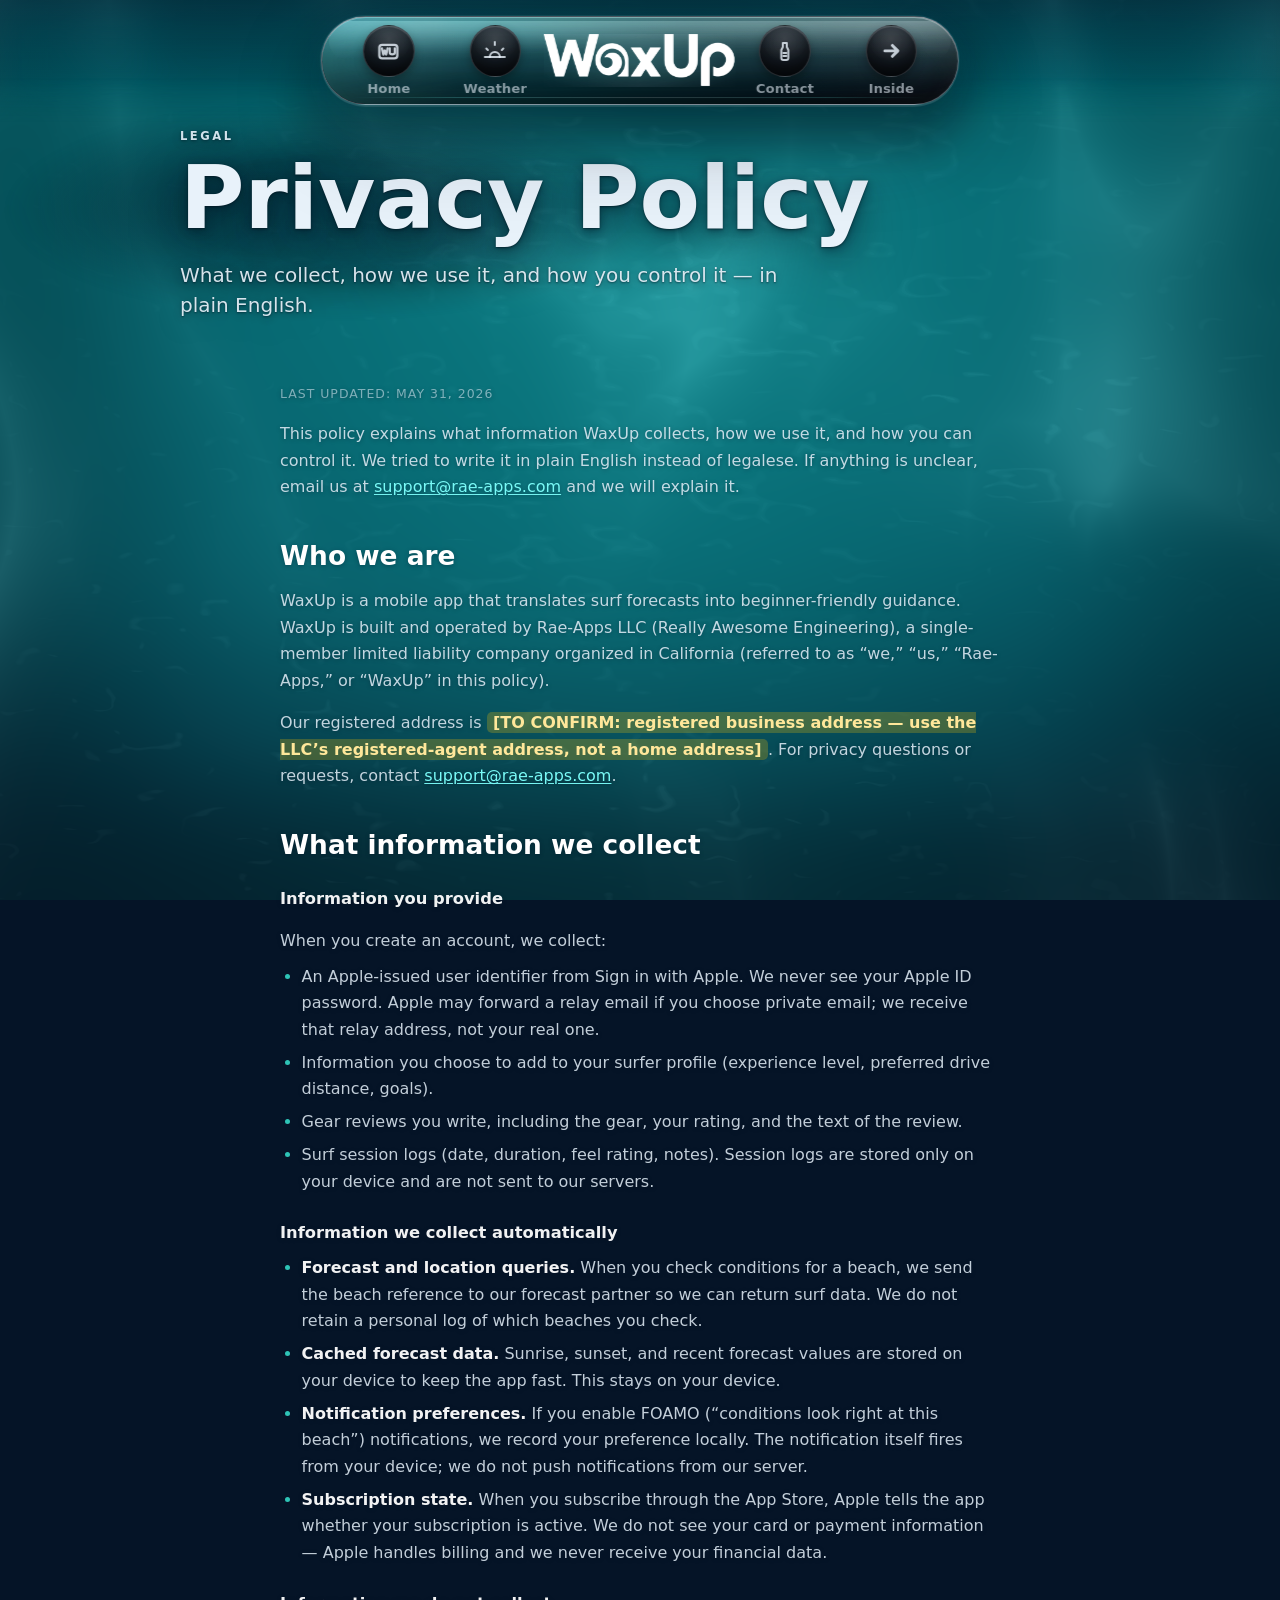
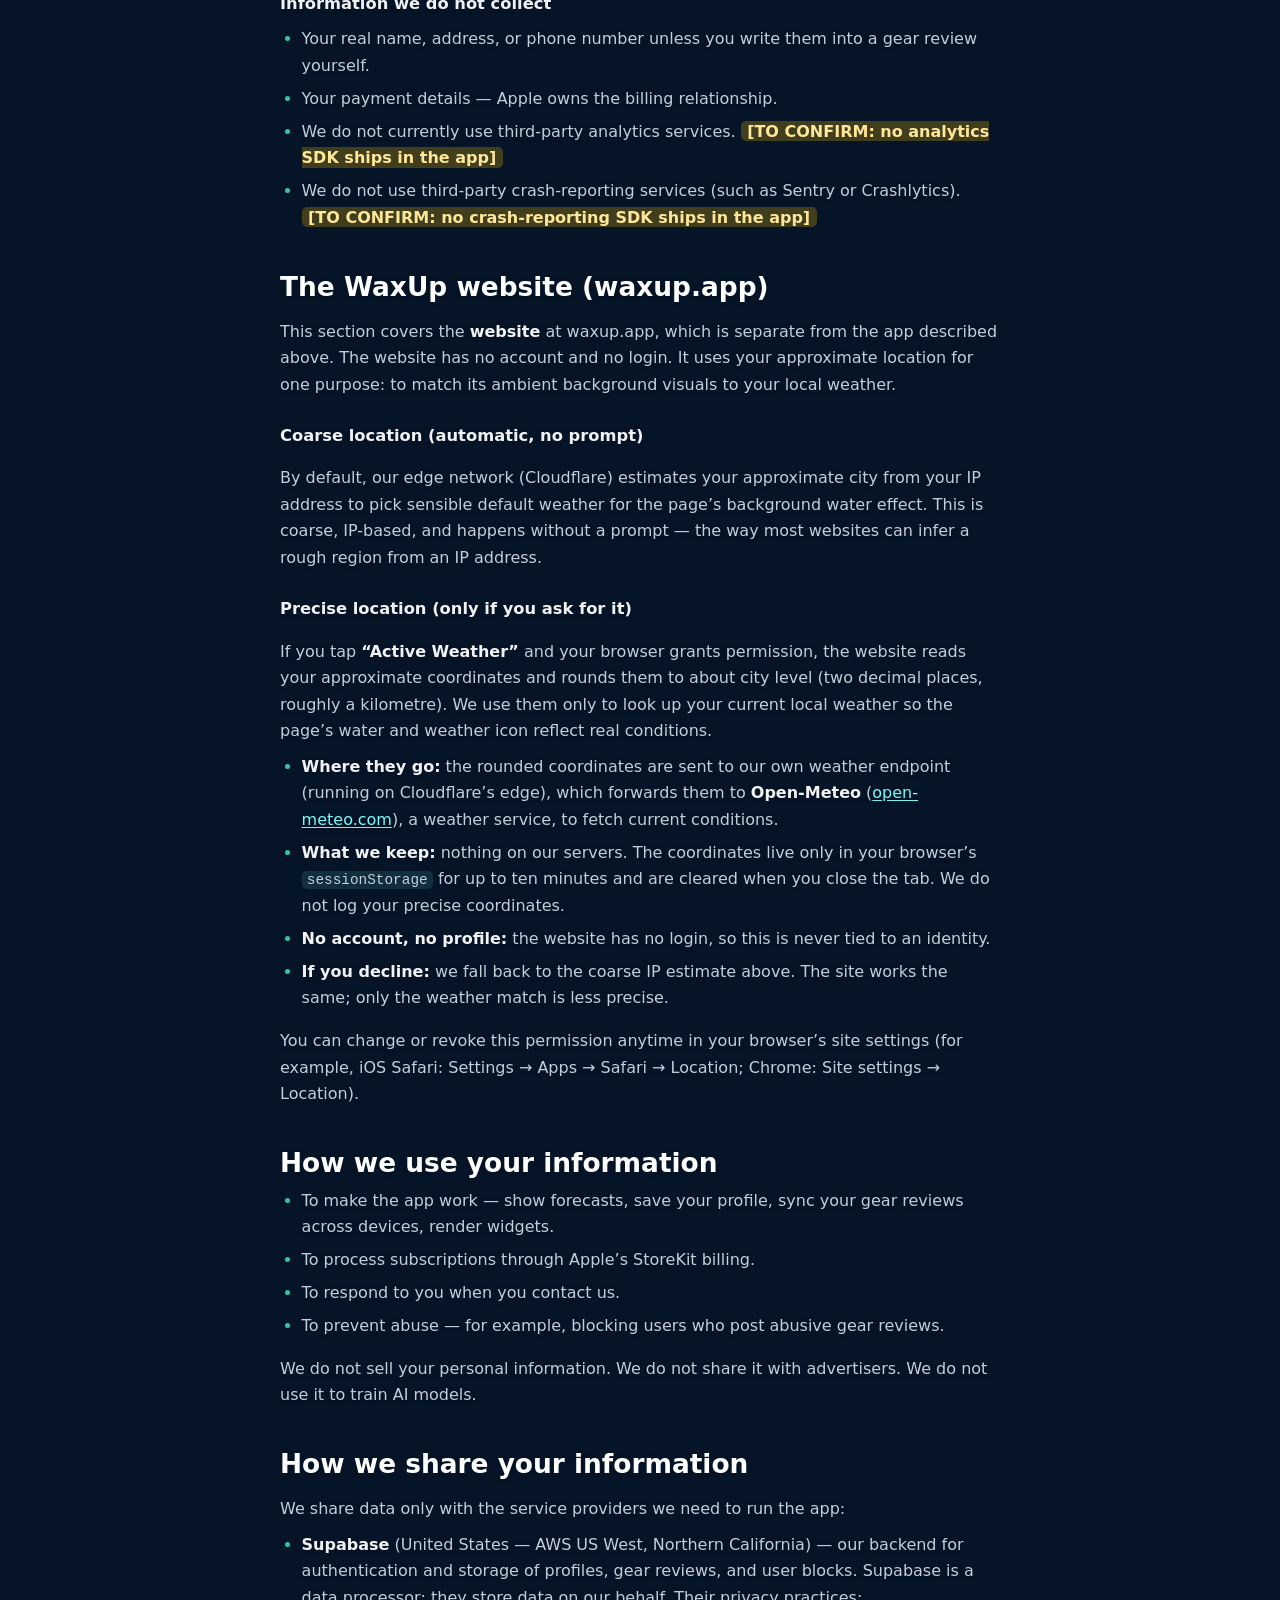
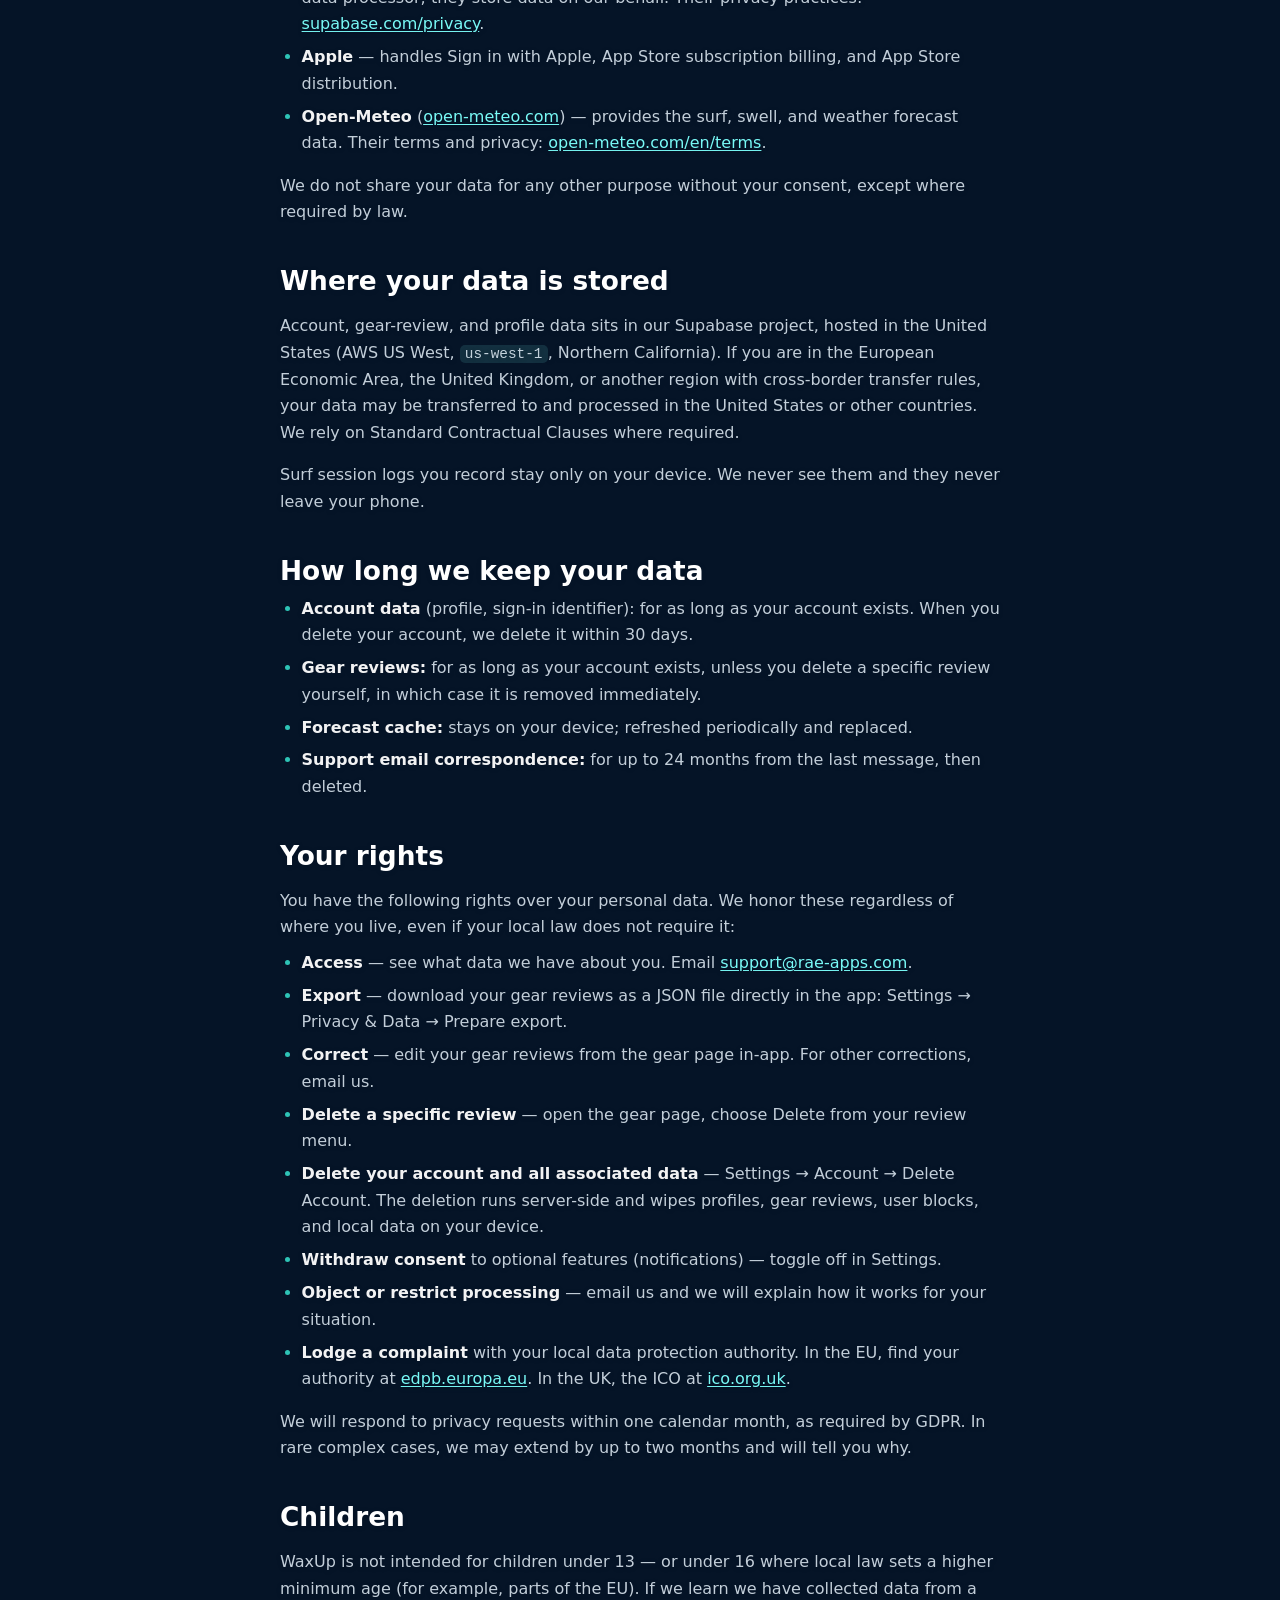
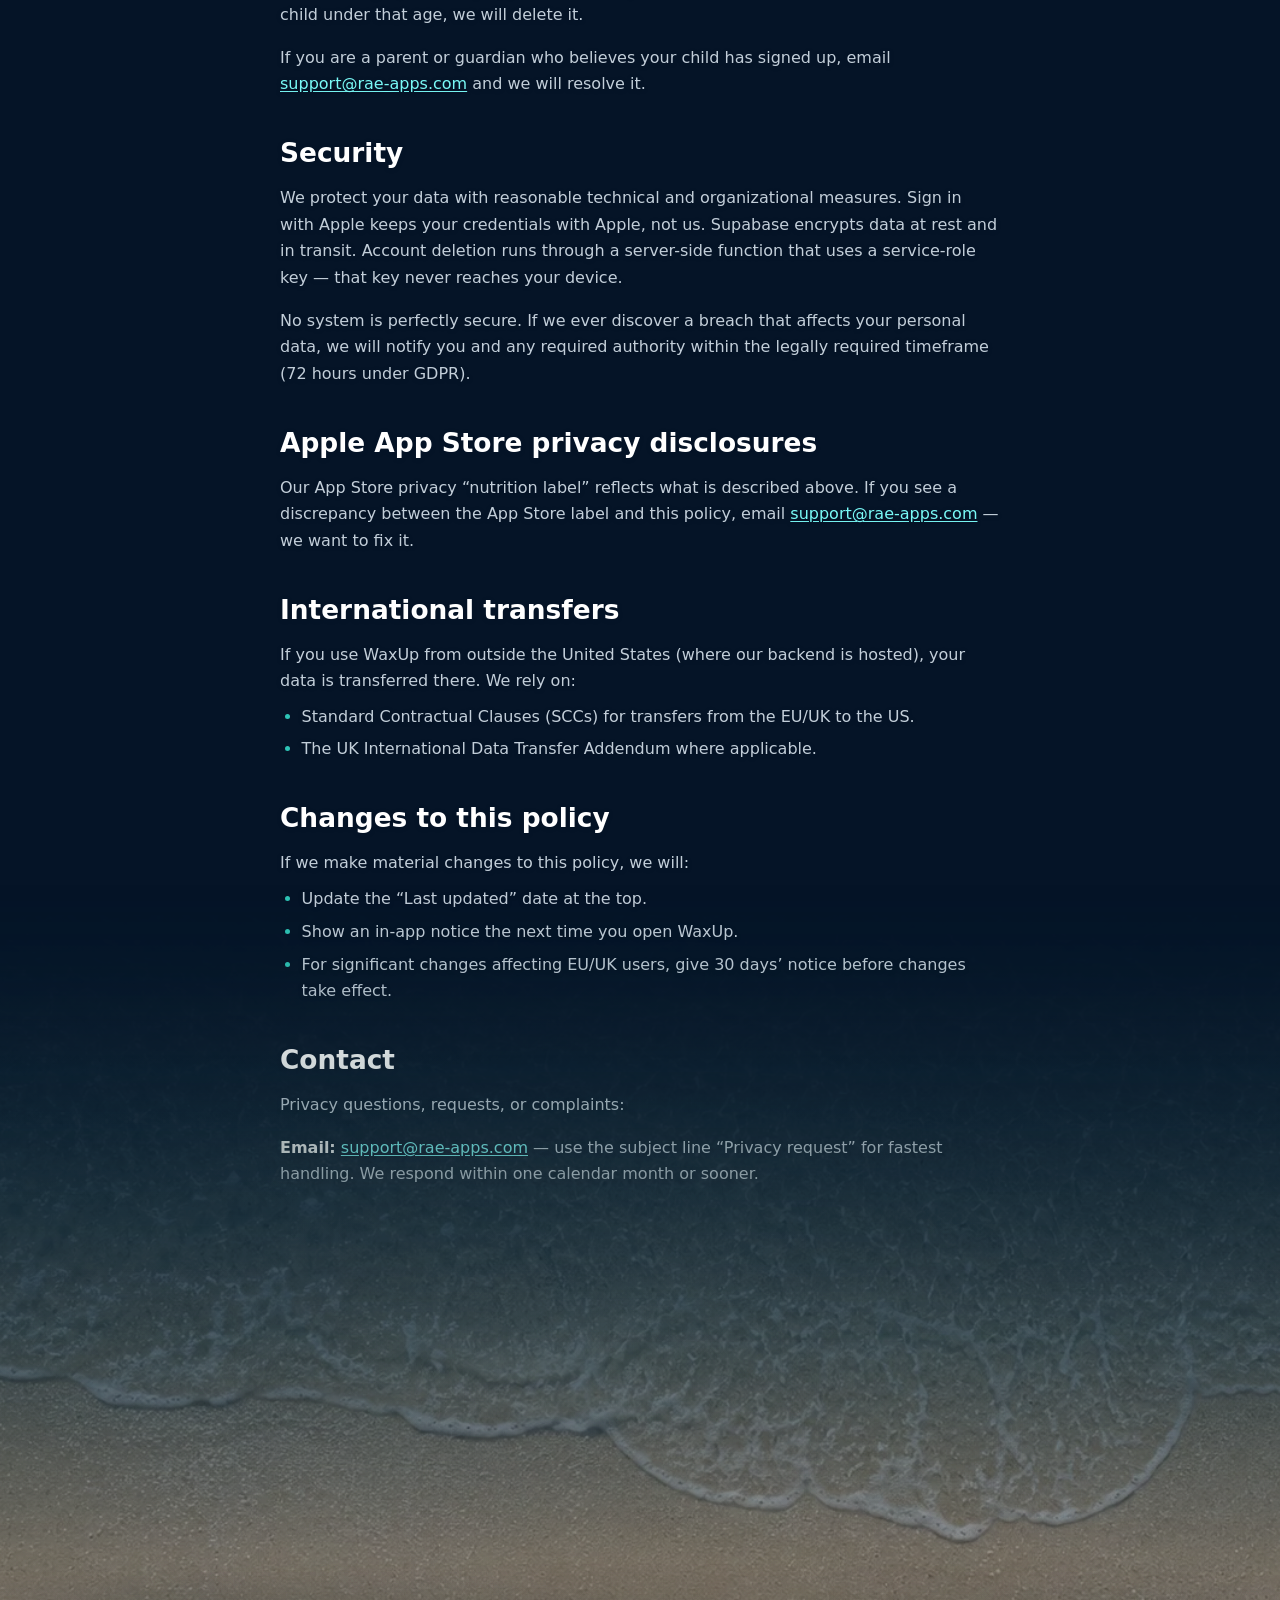
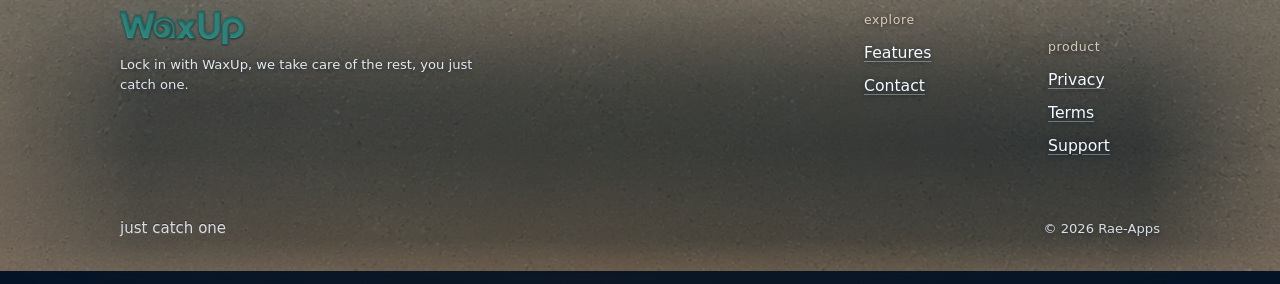
<file: privacy/index.html>
<!DOCTYPE html><html lang="en" data-mode="dark"> <head><meta charset="UTF-8"><meta name="viewport" content="width=device-width, initial-scale=1.0"><meta name="theme-color" content="#051427"><meta name="color-scheme" content="dark"><meta name="description" content="What WaxUp collects, how we use it, and how you control it — in plain English."><meta name="generator" content="Astro v4.16.19"><link rel="canonical" href="https://jcali86.github.io/privacy"><link rel="icon" type="image/png" sizes="32x32" href="/favicon-32.png"><link rel="icon" type="image/png" sizes="16x16" href="/favicon-16.png"><link rel="apple-touch-icon" href="/apple-touch-icon.png"><!-- Open Graph --><meta property="og:title" content="Privacy Policy — WaxUp"><meta property="og:description" content="What WaxUp collects, how we use it, and how you control it — in plain English."><meta property="og:url" content="https://jcali86.github.io/privacy"><meta property="og:type" content="website"><meta property="og:site_name" content="WaxUp"><meta property="og:image" content="https://waxup.app/og/waxup-og.jpg"><meta property="og:image:width" content="1200"><meta property="og:image:height" content="630"><!-- Twitter --><meta name="twitter:card" content="summary_large_image"><meta name="twitter:title" content="Privacy Policy — WaxUp"><meta name="twitter:description" content="What WaxUp collects, how we use it, and how you control it — in plain English."><meta name="twitter:image" content="https://waxup.app/og/waxup-og.jpg"><title>Privacy Policy — WaxUp</title><meta name="astro-view-transitions-enabled" content="true"><meta name="astro-view-transitions-fallback" content="animate"><script>
      // Reveal gate — must run BEFORE first paint so [data-reveal] content
      // is hidden only when JS is actually running (no-JS visitors see
      // everything). Re-added on astro:after-swap because view transitions
      // replace <html> attributes before the new page paints.
      (function () {
        document.documentElement.classList.add('wx-reveal');
        document.addEventListener('astro:after-swap', function () {
          document.documentElement.classList.add('wx-reveal');
        });
      })();
    </script><link rel="stylesheet" href="/_astro/contact.C9oWBNM7.css">
<style>.wax-icon[data-astro-cid-kdaytv3p]{display:inline-flex;align-items:center;justify-content:center;width:var(--wax-icon-size, 24px);height:var(--wax-icon-size, 24px);color:inherit;flex:0 0 auto;line-height:0}.wax-icon[data-astro-cid-kdaytv3p] svg{width:100%;height:100%;display:block}
</style><script type="module" src="/_astro/hoisted.BlXPX6tp.js"></script></head> <body class="min-h-screen flex flex-col ocean-page">  <div class="rotate-gate" aria-hidden="true"> <div class="rotate-gate-inner"> <span class="brand-logo brand-logo-md rotate-gate-logo" aria-label="WaxUp"><img class="brand-logo-img" src="/brand/waxup-wordmark.webp" width="1280" height="351" alt="WaxUp" decoding="async"></span> <p class="rotate-gate-tagline">just catch one</p> <span class="rotate-gate-prompt"> <svg class="rotate-gate-icon" viewBox="0 0 24 24" fill="none" stroke="currentColor" stroke-width="1.8" stroke-linecap="round" stroke-linejoin="round" aria-hidden="true"> <rect x="8.5" y="2.5" width="7" height="13" rx="1.5"></rect> <path d="M5 14 a7 7 0 0 0 7 7"></path> <path d="M3 11.5 L5 14 L7.5 12.5"></path> </svg>
Turn your phone upright
</span> </div> </div>  <waxup-water-surface data-water-surface aria-hidden="true" data-ambient="" data-page-calm=""> <div class="water-fallback" data-water-fallback></div> </waxup-water-surface>   <div class="bg-surface" aria-hidden="true"></div> <div class="nav-masthead" aria-hidden="true"></div> <nav class="top-nav" aria-label="Primary">  <span class="nav-iridescence" aria-hidden="true"></span>  <div class="nav-side nav-side-left"> <a class="nav-dock-item" href="/" aria-label="WaxUp — home"> <span class="nav-dock-icon" aria-hidden="true"> <span class="wax-icon wax-icon-home" style="--wax-icon-size:27px" aria-hidden="true" data-astro-cid-kdaytv3p><svg xmlns="http://www.w3.org/2000/svg" viewBox="0 0 24 24" fill="none" stroke="currentColor" stroke-width="2" stroke-linecap="round" stroke-linejoin="round">
  <!-- WaxUp icon: home / end card — fresh bar of surf wax with the WaxUp brand stamp (W + U) on the surface. Real surf wax bars (Mr. Zog's, Sticky Bumps, Wax Research) come with the brand embossed on a fresh, smooth surface; the wavy grooves only appear later from rubbing on a board. Stripped the grooves and replaced them with a stamped WU brandmark. Anchors the icon set to the literal product the brand is named after, AND ties it to the wordmark visually. 24x24 SF Symbol grid. -->
  <rect x="4" y="6" width="16" height="12" rx="2.5"/>
  <path d="M6.28 9.3 L7.54 14.7 L8.8 11.1 L10.06 14.7 L11.32 9.3"/>
  <path d="M13.25 9.3 L13.25 12.9 C13.25 15.15 17.75 15.15 17.75 12.9 L17.75 9.3"/>
</svg>
</span>  </span> <span class="nav-dock-label">Home</span> </a>  <button type="button" class="nav-dock-item nav-dock-weather" data-nav-weather-cycle aria-label="Change the water mood"> <span class="nav-dock-icon nav-icon-weather" aria-hidden="true">  <span class="wax-icon wax-icon-splash nav-weather-icon nav-weather-clear" style="--wax-icon-size:24px" aria-hidden="true" data-astro-cid-kdaytv3p><svg xmlns="http://www.w3.org/2000/svg" viewBox="0 0 24 24" fill="none" stroke="currentColor" stroke-width="2" stroke-linecap="round" stroke-linejoin="round">
  <!-- WaxUp icon: splash / sunrise — half sun cresting the horizon with three short rays. Used for the lockscreen-wake / "phone settles in" state. 24x24 SF Symbol grid. -->
  <line x1="2" y1="18" x2="22" y2="18"/>
  <path d="M7 18a5 5 0 0 1 10 0"/>
  <line x1="12" y1="6" x2="12" y2="3"/>
  <line x1="5" y1="11" x2="3.5" y2="9.5"/>
  <line x1="19" y1="11" x2="20.5" y2="9.5"/>
</svg>
</span>  <span class="wax-icon wax-icon-storm nav-weather-icon nav-weather-rain" style="--wax-icon-size:24px" aria-hidden="true" data-astro-cid-kdaytv3p><svg xmlns="http://www.w3.org/2000/svg" viewBox="0 0 24 24" fill="none" stroke="currentColor" stroke-width="2" stroke-linecap="round" stroke-linejoin="round">
  <!-- WaxUp icon: storm / today's read — cloud with three rain streaks. Used for the verdict screen state. 24x24 SF Symbol grid. -->
  <path d="M4 14.899A7 7 0 1 1 15.71 8h1.79a4.5 4.5 0 0 1 2.5 8.242"/>
  <line x1="8" y1="17" x2="7" y2="20"/>
  <line x1="12" y1="17" x2="11" y2="20"/>
  <line x1="16" y1="17" x2="15" y2="20"/>
</svg>
</span>  </span> <span class="nav-dock-label">Weather</span> </button> </div>  <span class="nav-center-wordmark" aria-hidden="true"> <span class="brand-logo brand-logo-sm nav-wordmark nav-wordmark-center" aria-label="WaxUp"><img class="brand-logo-img" src="/brand/waxup-wordmark.webp" width="1280" height="351" alt="WaxUp" decoding="async"></span> </span>  <div class="nav-side nav-side-right"> <a class="nav-dock-item" href="/contact"> <span class="nav-dock-icon" aria-hidden="true"> <span class="wax-icon wax-icon-contact" style="--wax-icon-size:24px" aria-hidden="true" data-astro-cid-kdaytv3p><svg xmlns="http://www.w3.org/2000/svg" viewBox="0 0 24 24" fill="none" stroke="currentColor" stroke-width="2" stroke-linecap="round" stroke-linejoin="round">
  <!-- WaxUp icon: contact / send a message — message in a bottle. Small rectangular cork at the top, tapered neck, rounded-bottom body. Two short horizontal lines inside the body suggest a rolled paper message visible through the glass. "Messages travel on water" is the metaphor: gentle, surf-vocab, distinctive from a generic envelope. 24x24 SF Symbol grid. -->
  <path d="M10 4 L14 4 L14 8 L15.5 11 L15.5 19 A2 2 0 0 1 13.5 21 L10.5 21 A2 2 0 0 1 8.5 19 L8.5 11 L10 8 Z"/>
  <line x1="10.5" y1="14" x2="13.5" y2="14"/>
  <line x1="10.5" y1="17" x2="13.5" y2="17"/>
</svg>
</span>  </span> <span class="nav-dock-label">Contact</span> </a>  <a class="nav-dock-item nav-dock-cta" href="/features"> <span class="nav-dock-icon nav-dock-icon-cta" aria-hidden="true"> <svg viewBox="0 0 16 16" fill="none" stroke="currentColor" stroke-width="2.2" stroke-linecap="round" stroke-linejoin="round"> <path d="M3 8 h9 M8.5 4 L12.5 8 L8.5 12"></path> </svg> </span> <span class="nav-dock-label">Inside</span> </a> </div> </nav>   <main class="detail-page"> <header class="detail-hero"> <p class="section-eyebrow">Legal</p> <h1>Privacy Policy</h1> <p>What we collect, how we use it, and how you control it — in plain English.</p> </header> <article class="legal-body"> <p class="legal-updated">Last updated: May 31, 2026</p> <p>This policy explains what information WaxUp collects, how we use it, and how you can control it. We tried to write it in plain English instead of legalese. If anything is unclear, email us at <a href="mailto:support@rae-apps.com">support@rae-apps.com</a> and we will explain it.</p> <h2>Who we are</h2> <p>WaxUp is a mobile app that translates surf forecasts into beginner-friendly guidance. WaxUp is built and operated by Rae-Apps LLC (Really Awesome Engineering), a single-member limited liability company organized in California (referred to as “we,” “us,” “Rae-Apps,” or “WaxUp” in this policy).</p> <p>Our registered address is <mark class="legal-todo">[TO CONFIRM: registered business address — use the LLC’s registered-agent address, not a home address]</mark>. For privacy questions or requests, contact <a href="mailto:support@rae-apps.com">support@rae-apps.com</a>.</p> <h2>What information we collect</h2> <h3>Information you provide</h3> <p>When you create an account, we collect:</p> <ul> <li>An Apple-issued user identifier from Sign in with Apple. We never see your Apple ID password. Apple may forward a relay email if you choose private email; we receive that relay address, not your real one.</li> <li>Information you choose to add to your surfer profile (experience level, preferred drive distance, goals).</li> <li>Gear reviews you write, including the gear, your rating, and the text of the review.</li> <li>Surf session logs (date, duration, feel rating, notes). Session logs are stored only on your device and are not sent to our servers.</li> </ul> <h3>Information we collect automatically</h3> <ul> <li><strong>Forecast and location queries.</strong> When you check conditions for a beach, we send the beach reference to our forecast partner so we can return surf data. We do not retain a personal log of which beaches you check.</li> <li><strong>Cached forecast data.</strong> Sunrise, sunset, and recent forecast values are stored on your device to keep the app fast. This stays on your device.</li> <li><strong>Notification preferences.</strong> If you enable FOAMO (“conditions look right at this beach”) notifications, we record your preference locally. The notification itself fires from your device; we do not push notifications from our server.</li> <li><strong>Subscription state.</strong> When you subscribe through the App Store, Apple tells the app whether your subscription is active. We do not see your card or payment information — Apple handles billing and we never receive your financial data.</li> </ul> <h3>Information we do not collect</h3> <ul> <li>Your real name, address, or phone number unless you write them into a gear review yourself.</li> <li>Your payment details — Apple owns the billing relationship.</li> <li>We do not currently use third-party analytics services. <mark class="legal-todo">[TO CONFIRM: no analytics SDK ships in the app]</mark></li> <li>We do not use third-party crash-reporting services (such as Sentry or Crashlytics). <mark class="legal-todo">[TO CONFIRM: no crash-reporting SDK ships in the app]</mark></li> </ul> <h2>The WaxUp website (waxup.app)</h2> <p>This section covers the <strong>website</strong> at waxup.app, which is separate from the app described above. The website has no account and no login. It uses your approximate location for one purpose: to match its ambient background visuals to your local weather.</p> <h3>Coarse location (automatic, no prompt)</h3> <p>By default, our edge network (Cloudflare) estimates your approximate city from your IP address to pick sensible default weather for the page’s background water effect. This is coarse, IP-based, and happens without a prompt — the way most websites can infer a rough region from an IP address.</p> <h3>Precise location (only if you ask for it)</h3> <p>If you tap <strong>“Active Weather”</strong> and your browser grants permission, the website reads your approximate coordinates and rounds them to about city level (two decimal places, roughly a kilometre). We use them only to look up your current local weather so the page’s water and weather icon reflect real conditions.</p> <ul> <li><strong>Where they go:</strong> the rounded coordinates are sent to our own weather endpoint (running on Cloudflare’s edge), which forwards them to <strong>Open-Meteo</strong> (<a href="https://open-meteo.com" rel="noopener" target="_blank">open-meteo.com</a>), a weather service, to fetch current conditions.</li> <li><strong>What we keep:</strong> nothing on our servers. The coordinates live only in your browser’s <code>sessionStorage</code> for up to ten minutes and are cleared when you close the tab. We do not log your precise coordinates.</li> <li><strong>No account, no profile:</strong> the website has no login, so this is never tied to an identity.</li> <li><strong>If you decline:</strong> we fall back to the coarse IP estimate above. The site works the same; only the weather match is less precise.</li> </ul> <p>You can change or revoke this permission anytime in your browser’s site settings (for example, iOS Safari: Settings → Apps → Safari → Location; Chrome: Site settings → Location).</p> <h2>How we use your information</h2> <ul> <li>To make the app work — show forecasts, save your profile, sync your gear reviews across devices, render widgets.</li> <li>To process subscriptions through Apple’s StoreKit billing.</li> <li>To respond to you when you contact us.</li> <li>To prevent abuse — for example, blocking users who post abusive gear reviews.</li> </ul> <p>We do not sell your personal information. We do not share it with advertisers. We do not use it to train AI models.</p> <h2>How we share your information</h2> <p>We share data only with the service providers we need to run the app:</p> <ul> <li><strong>Supabase</strong> (United States — AWS US West, Northern California) — our backend for authentication and storage of profiles, gear reviews, and user blocks. Supabase is a data processor; they store data on our behalf. Their privacy practices: <a href="https://supabase.com/privacy" rel="noopener" target="_blank">supabase.com/privacy</a>.</li> <li><strong>Apple</strong> — handles Sign in with Apple, App Store subscription billing, and App Store distribution.</li> <li><strong>Open-Meteo</strong> (<a href="https://open-meteo.com" rel="noopener" target="_blank">open-meteo.com</a>) — provides the surf, swell, and weather forecast data. Their terms and privacy: <a href="https://open-meteo.com/en/terms" rel="noopener" target="_blank">open-meteo.com/en/terms</a>.</li> </ul> <p>We do not share your data for any other purpose without your consent, except where required by law.</p> <h2>Where your data is stored</h2> <p>Account, gear-review, and profile data sits in our Supabase project, hosted in the United States (AWS US West, <code>us-west-1</code>, Northern California). If you are in the European Economic Area, the United Kingdom, or another region with cross-border transfer rules, your data may be transferred to and processed in the United States or other countries. We rely on Standard Contractual Clauses where required.</p> <p>Surf session logs you record stay only on your device. We never see them and they never leave your phone.</p> <h2>How long we keep your data</h2> <ul> <li><strong>Account data</strong> (profile, sign-in identifier): for as long as your account exists. When you delete your account, we delete it within 30 days.</li> <li><strong>Gear reviews:</strong> for as long as your account exists, unless you delete a specific review yourself, in which case it is removed immediately.</li> <li><strong>Forecast cache:</strong> stays on your device; refreshed periodically and replaced.</li> <li><strong>Support email correspondence:</strong> for up to 24 months from the last message, then deleted.</li> </ul> <h2>Your rights</h2> <p>You have the following rights over your personal data. We honor these regardless of where you live, even if your local law does not require it:</p> <ul> <li><strong>Access</strong> — see what data we have about you. Email <a href="mailto:support@rae-apps.com">support@rae-apps.com</a>.</li> <li><strong>Export</strong> — download your gear reviews as a JSON file directly in the app: Settings → Privacy &amp; Data → Prepare export.</li> <li><strong>Correct</strong> — edit your gear reviews from the gear page in-app. For other corrections, email us.</li> <li><strong>Delete a specific review</strong> — open the gear page, choose Delete from your review menu.</li> <li><strong>Delete your account and all associated data</strong> — Settings → Account → Delete Account. The deletion runs server-side and wipes profiles, gear reviews, user blocks, and local data on your device.</li> <li><strong>Withdraw consent</strong> to optional features (notifications) — toggle off in Settings.</li> <li><strong>Object or restrict processing</strong> — email us and we will explain how it works for your situation.</li> <li><strong>Lodge a complaint</strong> with your local data protection authority. In the EU, find your authority at <a href="https://edpb.europa.eu/about-edpb/about-edpb/members_en" rel="noopener" target="_blank">edpb.europa.eu</a>. In the UK, the ICO at <a href="https://ico.org.uk" rel="noopener" target="_blank">ico.org.uk</a>.</li> </ul> <p>We will respond to privacy requests within one calendar month, as required by GDPR. In rare complex cases, we may extend by up to two months and will tell you why.</p> <h2>Children</h2> <p>WaxUp is not intended for children under 13 — or under 16 where local law sets a higher minimum age (for example, parts of the EU). If we learn we have collected data from a child under that age, we will delete it.</p> <p>If you are a parent or guardian who believes your child has signed up, email <a href="mailto:support@rae-apps.com">support@rae-apps.com</a> and we will resolve it.</p> <h2>Security</h2> <p>We protect your data with reasonable technical and organizational measures. Sign in with Apple keeps your credentials with Apple, not us. Supabase encrypts data at rest and in transit. Account deletion runs through a server-side function that uses a service-role key — that key never reaches your device.</p> <p>No system is perfectly secure. If we ever discover a breach that affects your personal data, we will notify you and any required authority within the legally required timeframe (72 hours under GDPR).</p> <h2>Apple App Store privacy disclosures</h2> <p>Our App Store privacy “nutrition label” reflects what is described above. If you see a discrepancy between the App Store label and this policy, email <a href="mailto:support@rae-apps.com">support@rae-apps.com</a> — we want to fix it.</p> <h2>International transfers</h2> <p>If you use WaxUp from outside the United States (where our backend is hosted), your data is transferred there. We rely on:</p> <ul> <li>Standard Contractual Clauses (SCCs) for transfers from the EU/UK to the US.</li> <li>The UK International Data Transfer Addendum where applicable.</li> </ul> <h2>Changes to this policy</h2> <p>If we make material changes to this policy, we will:</p> <ul> <li>Update the “Last updated” date at the top.</li> <li>Show an in-app notice the next time you open WaxUp.</li> <li>For significant changes affecting EU/UK users, give 30 days’ notice before changes take effect.</li> </ul> <h2>Contact</h2> <p>Privacy questions, requests, or complaints:</p> <p><strong>Email:</strong> <a href="mailto:support@rae-apps.com?subject=Privacy%20request">support@rae-apps.com</a> — use the subject line “Privacy request” for fastest handling. We respond within one calendar month or sooner.</p> </article> </main> <!-- BeachBall parked for V1.1 (Jules 2026-07-07: keep it, ship without).
     Re-mount: import BeachBall from './BeachBall.astro' and place
     <BeachBall /> right after .footer-beach. The is-shore-lapped wash
     contract in WaterSurface stays live for it. V1.1 direction: the ball
     travels gently in/out WITH the run-up (not just the rock). --><footer class="site-footer" data-footer-sand-src="/bg/footer-wet-sand.webp"> <div class="footer-beach" aria-hidden="true"></div> <div class="footer-strand"> <div class="footer-brand"> <a href="/" class="brand-logo brand-logo-sm footer-wordmark" aria-label="WaxUp home"><img class="brand-logo-img" src="/brand/waxup-wordmark.webp" width="1280" height="351" alt="WaxUp" decoding="async"></a> <p>Lock in with WaxUp, we take care of the rest, you just catch one.</p> </div> <nav class="footer-trails" aria-label="Footer"> <div class="footer-trail"> <h2>Explore</h2> <a href="/features">Features</a> <a href="/contact">Contact</a> </div> <div class="footer-trail footer-trail-late"> <h2>Product</h2> <a href="/privacy">Privacy</a> <a href="/terms">Terms</a> <a href="mailto:support@rae-apps.com">Support</a> </div> </nav> <div class="footer-shoreline"> <span class="footer-tagline">just catch one</span> <span class="copyright">© 2026 Rae-Apps</span> </div> </div> </footer>  <div id="perf-hud" class="perf-hud" aria-hidden="true" hidden data-astro-cid-zvpw4ded> <span class="perf-hud-fps" data-fps data-astro-cid-zvpw4ded>– fps</span> <span class="perf-hud-line" data-frame data-astro-cid-zvpw4ded>frame – / – ms</span> <span class="perf-hud-line" data-state data-astro-cid-zvpw4ded>idle</span> <span class="perf-hud-line" data-env data-astro-cid-zvpw4ded>dpr – · w–</span> <span class="perf-hud-line perf-hud-mode" data-mode hidden data-astro-cid-zvpw4ded></span> </div>        </body> </html>
</file>
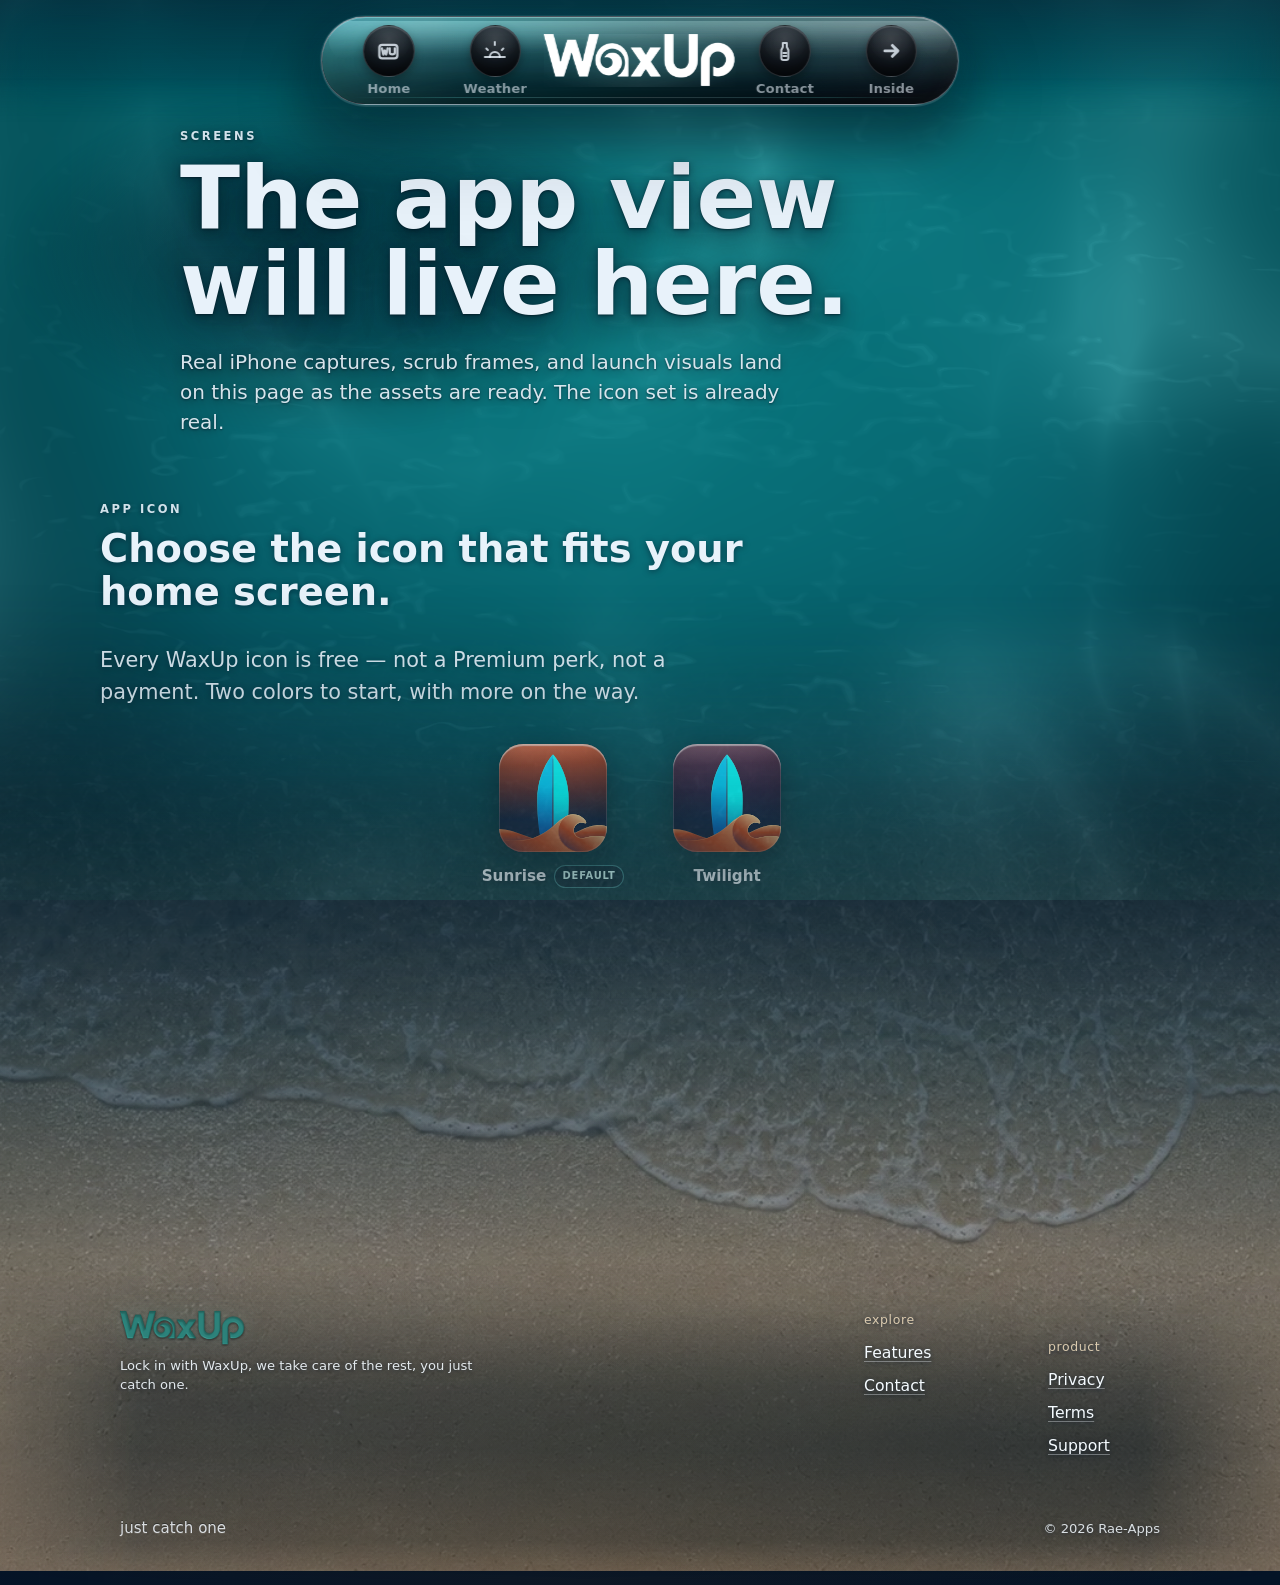
<file: screenshots/index.html>
<!DOCTYPE html><html lang="en" data-mode="dark"> <head><meta charset="UTF-8"><meta name="viewport" content="width=device-width, initial-scale=1.0"><meta name="theme-color" content="#051427"><meta name="color-scheme" content="dark"><meta name="description" content="WaxUp app screens and launch previews."><meta name="generator" content="Astro v4.16.19"><link rel="canonical" href="https://jcali86.github.io/screenshots"><link rel="icon" type="image/png" sizes="32x32" href="/favicon-32.png"><link rel="icon" type="image/png" sizes="16x16" href="/favicon-16.png"><link rel="apple-touch-icon" href="/apple-touch-icon.png"><!-- Open Graph --><meta property="og:title" content="Screens — WaxUp"><meta property="og:description" content="WaxUp app screens and launch previews."><meta property="og:url" content="https://jcali86.github.io/screenshots"><meta property="og:type" content="website"><meta property="og:site_name" content="WaxUp"><meta property="og:image" content="https://waxup.app/og/waxup-og.jpg"><meta property="og:image:width" content="1200"><meta property="og:image:height" content="630"><!-- Twitter --><meta name="twitter:card" content="summary_large_image"><meta name="twitter:title" content="Screens — WaxUp"><meta name="twitter:description" content="WaxUp app screens and launch previews."><meta name="twitter:image" content="https://waxup.app/og/waxup-og.jpg"><title>Screens — WaxUp</title><meta name="astro-view-transitions-enabled" content="true"><meta name="astro-view-transitions-fallback" content="animate"><script>
      // Reveal gate — must run BEFORE first paint so [data-reveal] content
      // is hidden only when JS is actually running (no-JS visitors see
      // everything). Re-added on astro:after-swap because view transitions
      // replace <html> attributes before the new page paints.
      (function () {
        document.documentElement.classList.add('wx-reveal');
        document.addEventListener('astro:after-swap', function () {
          document.documentElement.classList.add('wx-reveal');
        });
      })();
    </script><link rel="stylesheet" href="/_astro/contact.C9oWBNM7.css">
<style>.app-icon[data-astro-cid-fpqhciwd]{position:relative;width:var(--icon-size, 96px);height:var(--icon-size, 96px);border-radius:22.5%;background:linear-gradient(180deg,var(--icon-top) 0%,var(--icon-bottom) 70%);box-shadow:0 10px 26px #020a1266;flex:0 0 auto;isolation:isolate}.app-icon__art[data-astro-cid-fpqhciwd]{position:absolute;inset:0;border-radius:inherit;background-image:url(/app-icon/4.svg),url(/app-icon/3.svg),url(/app-icon/2.svg),url(/app-icon/1.svg);background-size:100% 100%;background-repeat:no-repeat}.app-icon__gloss[data-astro-cid-fpqhciwd]{position:absolute;inset:0;border-radius:inherit;pointer-events:none;background:linear-gradient(177deg,rgba(255,255,255,.24) 0%,rgba(255,255,255,.05) 20%,transparent 44%);box-shadow:inset 0 2px 1px #ffffff80,inset 0 0 0 1px #ffffff1f,inset 0 -22px 34px #0000003d}
.wax-icon[data-astro-cid-kdaytv3p]{display:inline-flex;align-items:center;justify-content:center;width:var(--wax-icon-size, 24px);height:var(--wax-icon-size, 24px);color:inherit;flex:0 0 auto;line-height:0}.wax-icon[data-astro-cid-kdaytv3p] svg{width:100%;height:100%;display:block}
</style><script type="module" src="/_astro/hoisted.BlXPX6tp.js"></script></head> <body class="min-h-screen flex flex-col ocean-page">  <div class="rotate-gate" aria-hidden="true"> <div class="rotate-gate-inner"> <span class="brand-logo brand-logo-md rotate-gate-logo" aria-label="WaxUp"><img class="brand-logo-img" src="/brand/waxup-wordmark.webp" width="1280" height="351" alt="WaxUp" decoding="async"></span> <p class="rotate-gate-tagline">just catch one</p> <span class="rotate-gate-prompt"> <svg class="rotate-gate-icon" viewBox="0 0 24 24" fill="none" stroke="currentColor" stroke-width="1.8" stroke-linecap="round" stroke-linejoin="round" aria-hidden="true"> <rect x="8.5" y="2.5" width="7" height="13" rx="1.5"></rect> <path d="M5 14 a7 7 0 0 0 7 7"></path> <path d="M3 11.5 L5 14 L7.5 12.5"></path> </svg>
Turn your phone upright
</span> </div> </div>  <waxup-water-surface data-water-surface aria-hidden="true" data-ambient="" data-page-calm=""> <div class="water-fallback" data-water-fallback></div> </waxup-water-surface>   <div class="bg-surface" aria-hidden="true"></div> <div class="nav-masthead" aria-hidden="true"></div> <nav class="top-nav" aria-label="Primary">  <span class="nav-iridescence" aria-hidden="true"></span>  <div class="nav-side nav-side-left"> <a class="nav-dock-item" href="/" aria-label="WaxUp — home"> <span class="nav-dock-icon" aria-hidden="true"> <span class="wax-icon wax-icon-home" style="--wax-icon-size:27px" aria-hidden="true" data-astro-cid-kdaytv3p><svg xmlns="http://www.w3.org/2000/svg" viewBox="0 0 24 24" fill="none" stroke="currentColor" stroke-width="2" stroke-linecap="round" stroke-linejoin="round">
  <!-- WaxUp icon: home / end card — fresh bar of surf wax with the WaxUp brand stamp (W + U) on the surface. Real surf wax bars (Mr. Zog's, Sticky Bumps, Wax Research) come with the brand embossed on a fresh, smooth surface; the wavy grooves only appear later from rubbing on a board. Stripped the grooves and replaced them with a stamped WU brandmark. Anchors the icon set to the literal product the brand is named after, AND ties it to the wordmark visually. 24x24 SF Symbol grid. -->
  <rect x="4" y="6" width="16" height="12" rx="2.5"/>
  <path d="M6.28 9.3 L7.54 14.7 L8.8 11.1 L10.06 14.7 L11.32 9.3"/>
  <path d="M13.25 9.3 L13.25 12.9 C13.25 15.15 17.75 15.15 17.75 12.9 L17.75 9.3"/>
</svg>
</span>  </span> <span class="nav-dock-label">Home</span> </a>  <button type="button" class="nav-dock-item nav-dock-weather" data-nav-weather-cycle aria-label="Change the water mood"> <span class="nav-dock-icon nav-icon-weather" aria-hidden="true">  <span class="wax-icon wax-icon-splash nav-weather-icon nav-weather-clear" style="--wax-icon-size:24px" aria-hidden="true" data-astro-cid-kdaytv3p><svg xmlns="http://www.w3.org/2000/svg" viewBox="0 0 24 24" fill="none" stroke="currentColor" stroke-width="2" stroke-linecap="round" stroke-linejoin="round">
  <!-- WaxUp icon: splash / sunrise — half sun cresting the horizon with three short rays. Used for the lockscreen-wake / "phone settles in" state. 24x24 SF Symbol grid. -->
  <line x1="2" y1="18" x2="22" y2="18"/>
  <path d="M7 18a5 5 0 0 1 10 0"/>
  <line x1="12" y1="6" x2="12" y2="3"/>
  <line x1="5" y1="11" x2="3.5" y2="9.5"/>
  <line x1="19" y1="11" x2="20.5" y2="9.5"/>
</svg>
</span>  <span class="wax-icon wax-icon-storm nav-weather-icon nav-weather-rain" style="--wax-icon-size:24px" aria-hidden="true" data-astro-cid-kdaytv3p><svg xmlns="http://www.w3.org/2000/svg" viewBox="0 0 24 24" fill="none" stroke="currentColor" stroke-width="2" stroke-linecap="round" stroke-linejoin="round">
  <!-- WaxUp icon: storm / today's read — cloud with three rain streaks. Used for the verdict screen state. 24x24 SF Symbol grid. -->
  <path d="M4 14.899A7 7 0 1 1 15.71 8h1.79a4.5 4.5 0 0 1 2.5 8.242"/>
  <line x1="8" y1="17" x2="7" y2="20"/>
  <line x1="12" y1="17" x2="11" y2="20"/>
  <line x1="16" y1="17" x2="15" y2="20"/>
</svg>
</span>  </span> <span class="nav-dock-label">Weather</span> </button> </div>  <span class="nav-center-wordmark" aria-hidden="true"> <span class="brand-logo brand-logo-sm nav-wordmark nav-wordmark-center" aria-label="WaxUp"><img class="brand-logo-img" src="/brand/waxup-wordmark.webp" width="1280" height="351" alt="WaxUp" decoding="async"></span> </span>  <div class="nav-side nav-side-right"> <a class="nav-dock-item" href="/contact"> <span class="nav-dock-icon" aria-hidden="true"> <span class="wax-icon wax-icon-contact" style="--wax-icon-size:24px" aria-hidden="true" data-astro-cid-kdaytv3p><svg xmlns="http://www.w3.org/2000/svg" viewBox="0 0 24 24" fill="none" stroke="currentColor" stroke-width="2" stroke-linecap="round" stroke-linejoin="round">
  <!-- WaxUp icon: contact / send a message — message in a bottle. Small rectangular cork at the top, tapered neck, rounded-bottom body. Two short horizontal lines inside the body suggest a rolled paper message visible through the glass. "Messages travel on water" is the metaphor: gentle, surf-vocab, distinctive from a generic envelope. 24x24 SF Symbol grid. -->
  <path d="M10 4 L14 4 L14 8 L15.5 11 L15.5 19 A2 2 0 0 1 13.5 21 L10.5 21 A2 2 0 0 1 8.5 19 L8.5 11 L10 8 Z"/>
  <line x1="10.5" y1="14" x2="13.5" y2="14"/>
  <line x1="10.5" y1="17" x2="13.5" y2="17"/>
</svg>
</span>  </span> <span class="nav-dock-label">Contact</span> </a>  <a class="nav-dock-item nav-dock-cta" href="/features"> <span class="nav-dock-icon nav-dock-icon-cta" aria-hidden="true"> <svg viewBox="0 0 16 16" fill="none" stroke="currentColor" stroke-width="2.2" stroke-linecap="round" stroke-linejoin="round"> <path d="M3 8 h9 M8.5 4 L12.5 8 L8.5 12"></path> </svg> </span> <span class="nav-dock-label">Inside</span> </a> </div> </nav>   <main class="detail-page"> <header class="detail-hero"> <p class="section-eyebrow">Screens</p> <h1>The app view will live here.</h1> <p>
Real iPhone captures, scrub frames, and launch visuals land on this page as the assets are ready. The icon set is already real.
</p> </header> <section class="icon-showcase" aria-labelledby="icon-title"> <div class="section-heading" data-reveal> <p class="section-eyebrow">App icon</p> <h2 id="icon-title" class="section-title">Choose the icon that fits your home screen.</h2> </div> <p class="icon-showcase-lead" data-reveal>
Every WaxUp icon is free — not a Premium perk, not a payment. Two colors to start, with more on the way.
</p> <ul class="icon-grid" role="list" data-reveal-group> <li class="icon-cell" data-reveal> <div class="app-icon" style="--icon-top:#C2421A;--icon-bottom:#0E1E3D;--icon-size:108px;" role="img" aria-label="WaxUp app icon, Sunrise" data-astro-cid-fpqhciwd> <span class="app-icon__art" aria-hidden="true" data-astro-cid-fpqhciwd></span> <span class="app-icon__gloss" aria-hidden="true" data-astro-cid-fpqhciwd></span> </div>  <p class="icon-cell-name"> Sunrise <span class="icon-cell-tag">Default</span> </p> </li><li class="icon-cell" data-reveal> <div class="app-icon" style="--icon-top:#552842;--icon-bottom:#0E1E3D;--icon-size:108px;" role="img" aria-label="WaxUp app icon, Twilight" data-astro-cid-fpqhciwd> <span class="app-icon__art" aria-hidden="true" data-astro-cid-fpqhciwd></span> <span class="app-icon__gloss" aria-hidden="true" data-astro-cid-fpqhciwd></span> </div>  <p class="icon-cell-name"> Twilight  </p> </li> </ul> </section> </main> <!-- BeachBall parked for V1.1 (Jules 2026-07-07: keep it, ship without).
     Re-mount: import BeachBall from './BeachBall.astro' and place
     <BeachBall /> right after .footer-beach. The is-shore-lapped wash
     contract in WaterSurface stays live for it. V1.1 direction: the ball
     travels gently in/out WITH the run-up (not just the rock). --><footer class="site-footer" data-footer-sand-src="/bg/footer-wet-sand.webp"> <div class="footer-beach" aria-hidden="true"></div> <div class="footer-strand"> <div class="footer-brand"> <a href="/" class="brand-logo brand-logo-sm footer-wordmark" aria-label="WaxUp home"><img class="brand-logo-img" src="/brand/waxup-wordmark.webp" width="1280" height="351" alt="WaxUp" decoding="async"></a> <p>Lock in with WaxUp, we take care of the rest, you just catch one.</p> </div> <nav class="footer-trails" aria-label="Footer"> <div class="footer-trail"> <h2>Explore</h2> <a href="/features">Features</a> <a href="/contact">Contact</a> </div> <div class="footer-trail footer-trail-late"> <h2>Product</h2> <a href="/privacy">Privacy</a> <a href="/terms">Terms</a> <a href="mailto:support@rae-apps.com">Support</a> </div> </nav> <div class="footer-shoreline"> <span class="footer-tagline">just catch one</span> <span class="copyright">© 2026 Rae-Apps</span> </div> </div> </footer>  <div id="perf-hud" class="perf-hud" aria-hidden="true" hidden data-astro-cid-zvpw4ded> <span class="perf-hud-fps" data-fps data-astro-cid-zvpw4ded>– fps</span> <span class="perf-hud-line" data-frame data-astro-cid-zvpw4ded>frame – / – ms</span> <span class="perf-hud-line" data-state data-astro-cid-zvpw4ded>idle</span> <span class="perf-hud-line" data-env data-astro-cid-zvpw4ded>dpr – · w–</span> <span class="perf-hud-line perf-hud-mode" data-mode hidden data-astro-cid-zvpw4ded></span> </div>        </body> </html>
</file>
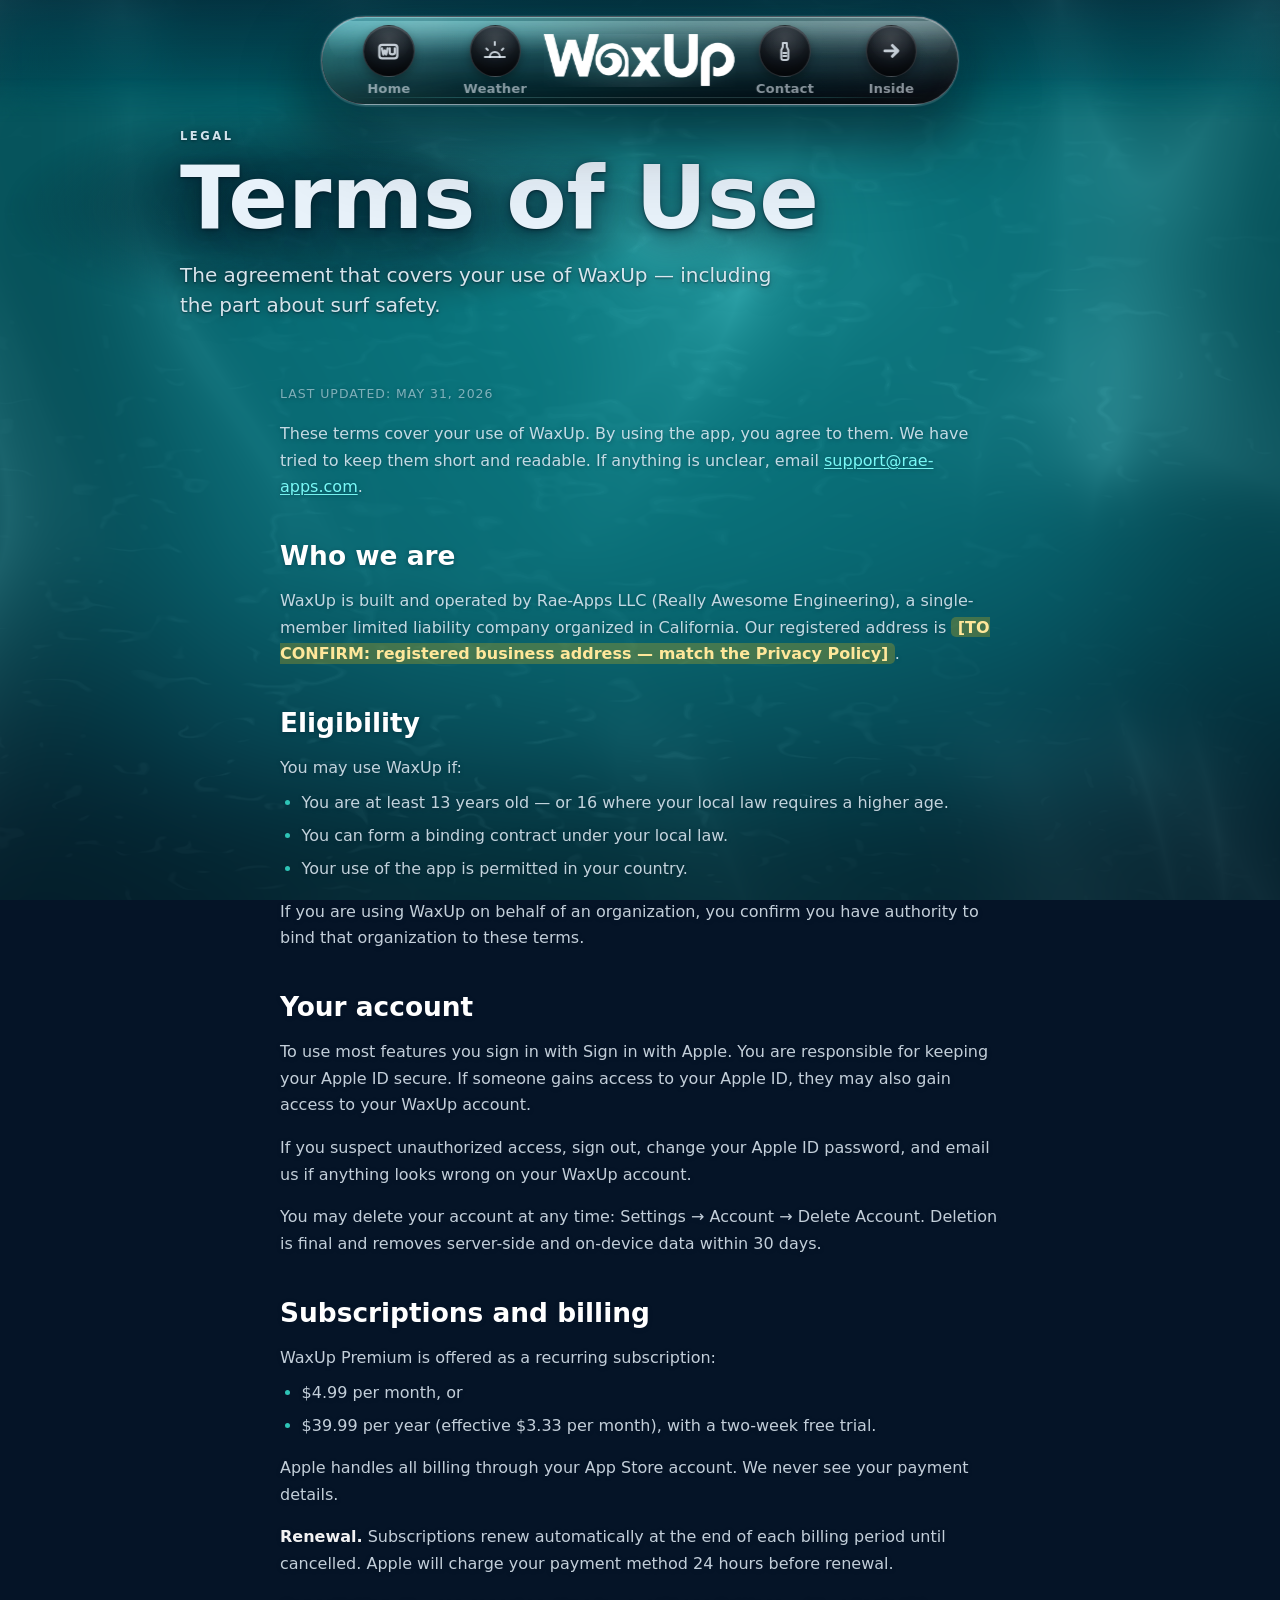
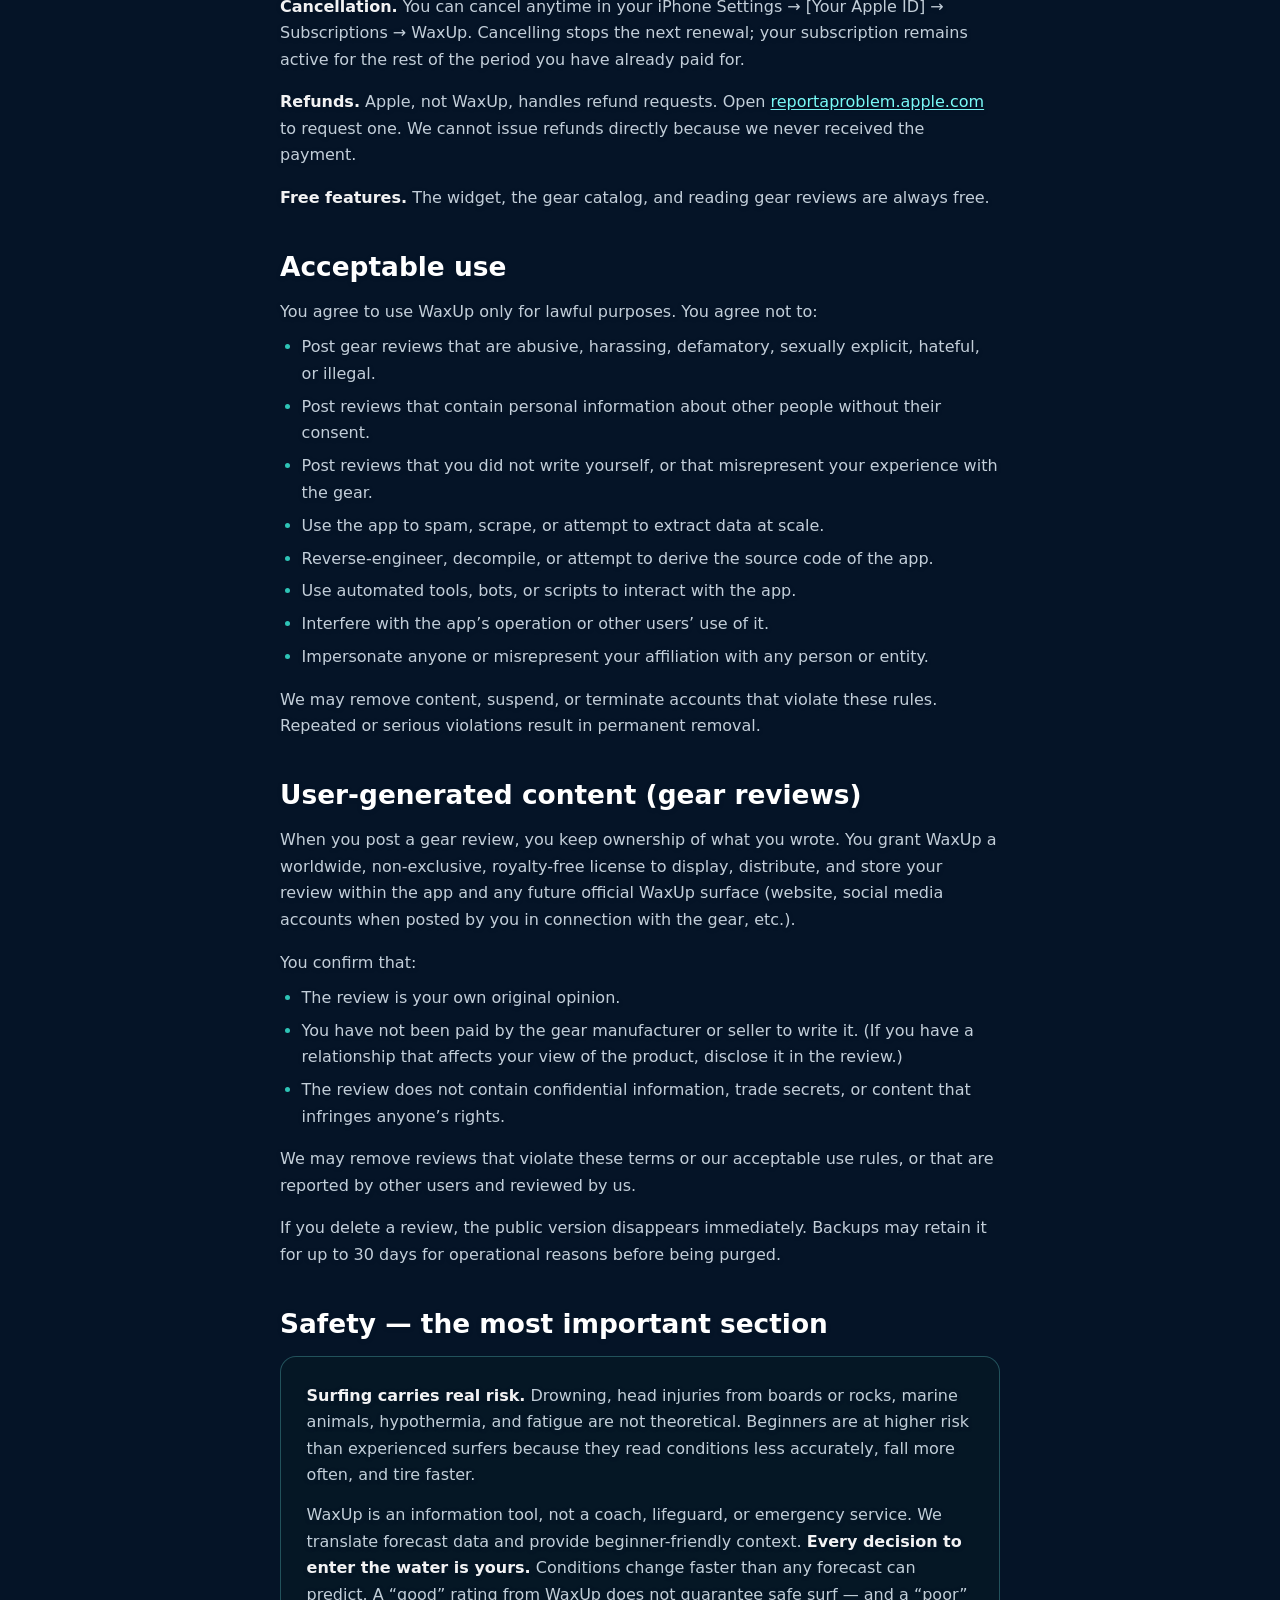
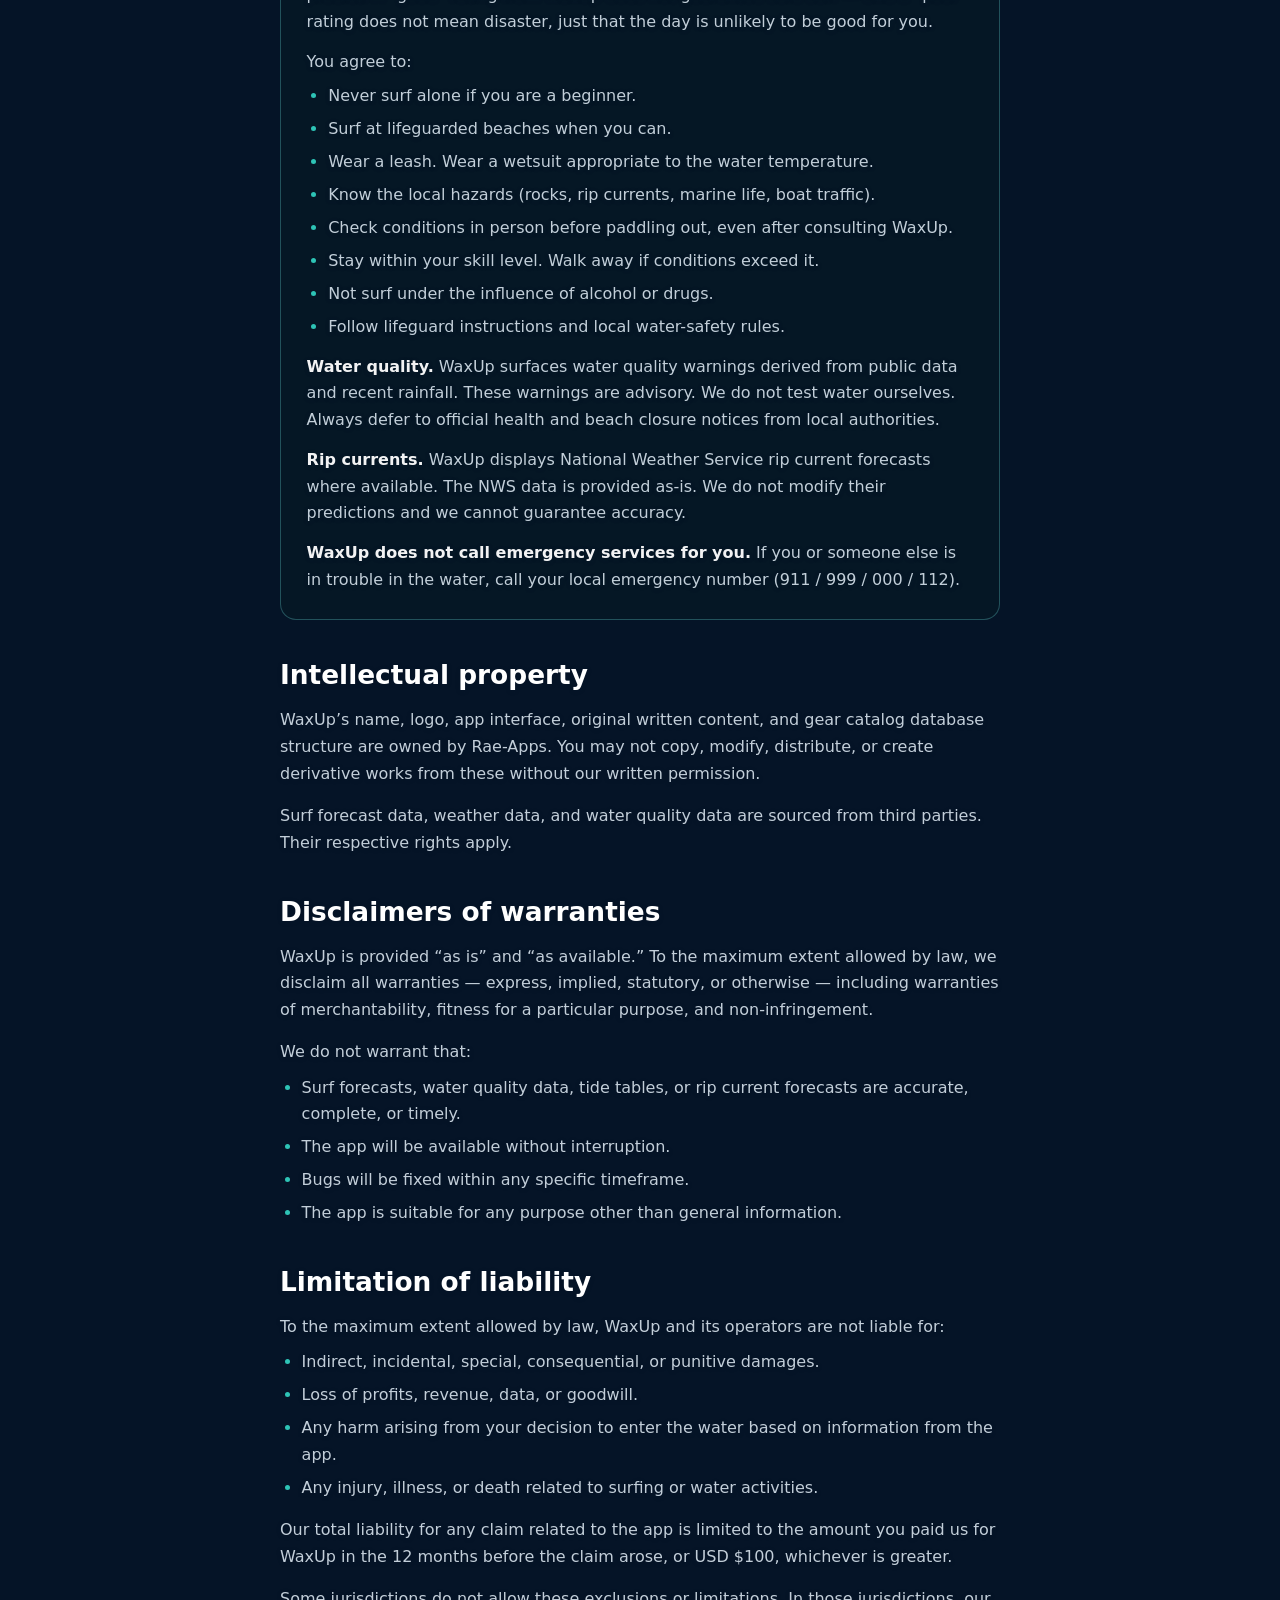
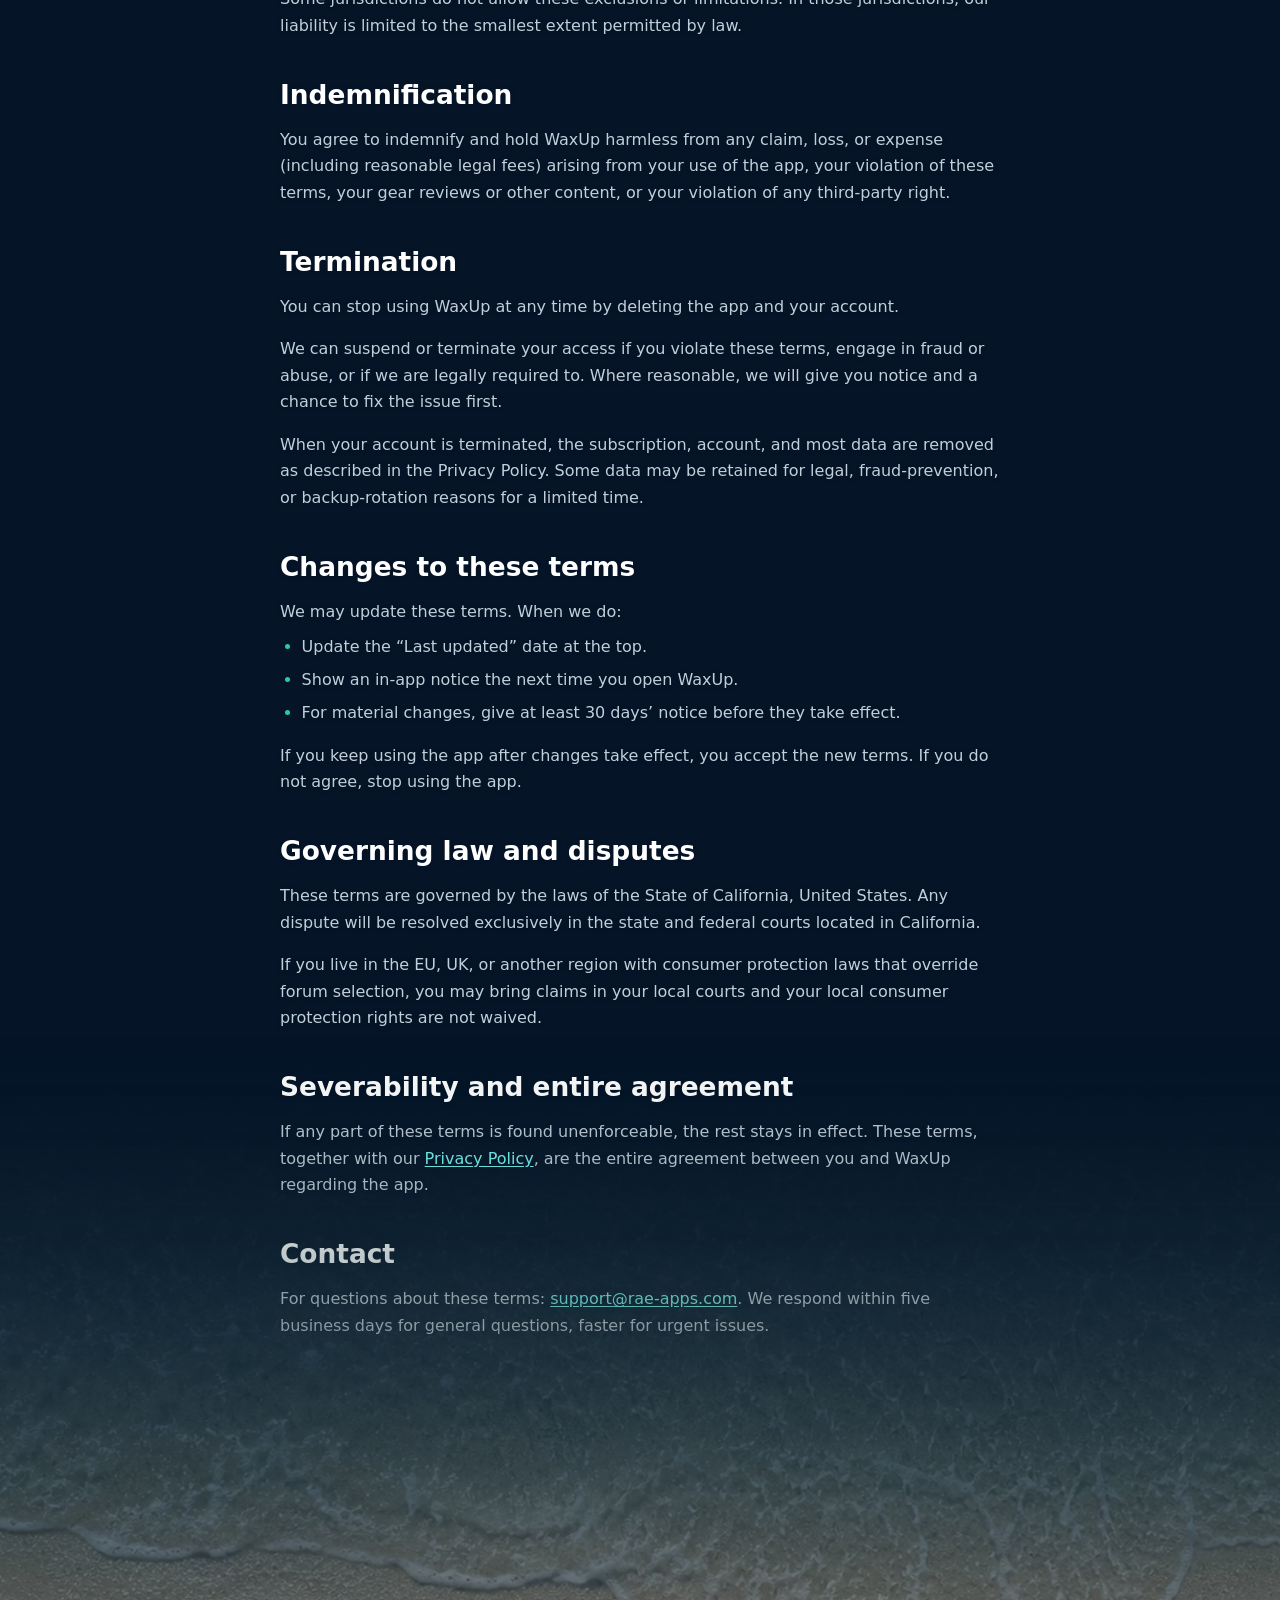
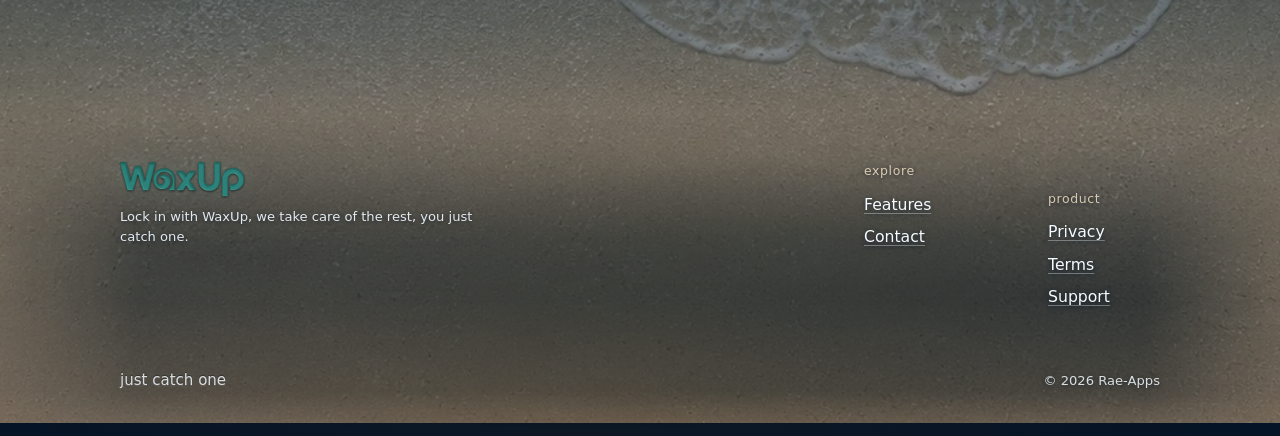
<file: terms/index.html>
<!DOCTYPE html><html lang="en" data-mode="dark"> <head><meta charset="UTF-8"><meta name="viewport" content="width=device-width, initial-scale=1.0"><meta name="theme-color" content="#051427"><meta name="color-scheme" content="dark"><meta name="description" content="The terms that cover your use of WaxUp, including the surf-safety disclaimer."><meta name="generator" content="Astro v4.16.19"><link rel="canonical" href="https://jcali86.github.io/terms"><link rel="icon" type="image/png" sizes="32x32" href="/favicon-32.png"><link rel="icon" type="image/png" sizes="16x16" href="/favicon-16.png"><link rel="apple-touch-icon" href="/apple-touch-icon.png"><!-- Open Graph --><meta property="og:title" content="Terms of Use — WaxUp"><meta property="og:description" content="The terms that cover your use of WaxUp, including the surf-safety disclaimer."><meta property="og:url" content="https://jcali86.github.io/terms"><meta property="og:type" content="website"><meta property="og:site_name" content="WaxUp"><meta property="og:image" content="https://waxup.app/og/waxup-og.jpg"><meta property="og:image:width" content="1200"><meta property="og:image:height" content="630"><!-- Twitter --><meta name="twitter:card" content="summary_large_image"><meta name="twitter:title" content="Terms of Use — WaxUp"><meta name="twitter:description" content="The terms that cover your use of WaxUp, including the surf-safety disclaimer."><meta name="twitter:image" content="https://waxup.app/og/waxup-og.jpg"><title>Terms of Use — WaxUp</title><meta name="astro-view-transitions-enabled" content="true"><meta name="astro-view-transitions-fallback" content="animate"><script>
      // Reveal gate — must run BEFORE first paint so [data-reveal] content
      // is hidden only when JS is actually running (no-JS visitors see
      // everything). Re-added on astro:after-swap because view transitions
      // replace <html> attributes before the new page paints.
      (function () {
        document.documentElement.classList.add('wx-reveal');
        document.addEventListener('astro:after-swap', function () {
          document.documentElement.classList.add('wx-reveal');
        });
      })();
    </script><link rel="stylesheet" href="/_astro/contact.C9oWBNM7.css">
<style>.wax-icon[data-astro-cid-kdaytv3p]{display:inline-flex;align-items:center;justify-content:center;width:var(--wax-icon-size, 24px);height:var(--wax-icon-size, 24px);color:inherit;flex:0 0 auto;line-height:0}.wax-icon[data-astro-cid-kdaytv3p] svg{width:100%;height:100%;display:block}
</style><script type="module" src="/_astro/hoisted.BlXPX6tp.js"></script></head> <body class="min-h-screen flex flex-col ocean-page">  <div class="rotate-gate" aria-hidden="true"> <div class="rotate-gate-inner"> <span class="brand-logo brand-logo-md rotate-gate-logo" aria-label="WaxUp"><img class="brand-logo-img" src="/brand/waxup-wordmark.webp" width="1280" height="351" alt="WaxUp" decoding="async"></span> <p class="rotate-gate-tagline">just catch one</p> <span class="rotate-gate-prompt"> <svg class="rotate-gate-icon" viewBox="0 0 24 24" fill="none" stroke="currentColor" stroke-width="1.8" stroke-linecap="round" stroke-linejoin="round" aria-hidden="true"> <rect x="8.5" y="2.5" width="7" height="13" rx="1.5"></rect> <path d="M5 14 a7 7 0 0 0 7 7"></path> <path d="M3 11.5 L5 14 L7.5 12.5"></path> </svg>
Turn your phone upright
</span> </div> </div>  <waxup-water-surface data-water-surface aria-hidden="true" data-ambient="" data-page-calm=""> <div class="water-fallback" data-water-fallback></div> </waxup-water-surface>   <div class="bg-surface" aria-hidden="true"></div> <div class="nav-masthead" aria-hidden="true"></div> <nav class="top-nav" aria-label="Primary">  <span class="nav-iridescence" aria-hidden="true"></span>  <div class="nav-side nav-side-left"> <a class="nav-dock-item" href="/" aria-label="WaxUp — home"> <span class="nav-dock-icon" aria-hidden="true"> <span class="wax-icon wax-icon-home" style="--wax-icon-size:27px" aria-hidden="true" data-astro-cid-kdaytv3p><svg xmlns="http://www.w3.org/2000/svg" viewBox="0 0 24 24" fill="none" stroke="currentColor" stroke-width="2" stroke-linecap="round" stroke-linejoin="round">
  <!-- WaxUp icon: home / end card — fresh bar of surf wax with the WaxUp brand stamp (W + U) on the surface. Real surf wax bars (Mr. Zog's, Sticky Bumps, Wax Research) come with the brand embossed on a fresh, smooth surface; the wavy grooves only appear later from rubbing on a board. Stripped the grooves and replaced them with a stamped WU brandmark. Anchors the icon set to the literal product the brand is named after, AND ties it to the wordmark visually. 24x24 SF Symbol grid. -->
  <rect x="4" y="6" width="16" height="12" rx="2.5"/>
  <path d="M6.28 9.3 L7.54 14.7 L8.8 11.1 L10.06 14.7 L11.32 9.3"/>
  <path d="M13.25 9.3 L13.25 12.9 C13.25 15.15 17.75 15.15 17.75 12.9 L17.75 9.3"/>
</svg>
</span>  </span> <span class="nav-dock-label">Home</span> </a>  <button type="button" class="nav-dock-item nav-dock-weather" data-nav-weather-cycle aria-label="Change the water mood"> <span class="nav-dock-icon nav-icon-weather" aria-hidden="true">  <span class="wax-icon wax-icon-splash nav-weather-icon nav-weather-clear" style="--wax-icon-size:24px" aria-hidden="true" data-astro-cid-kdaytv3p><svg xmlns="http://www.w3.org/2000/svg" viewBox="0 0 24 24" fill="none" stroke="currentColor" stroke-width="2" stroke-linecap="round" stroke-linejoin="round">
  <!-- WaxUp icon: splash / sunrise — half sun cresting the horizon with three short rays. Used for the lockscreen-wake / "phone settles in" state. 24x24 SF Symbol grid. -->
  <line x1="2" y1="18" x2="22" y2="18"/>
  <path d="M7 18a5 5 0 0 1 10 0"/>
  <line x1="12" y1="6" x2="12" y2="3"/>
  <line x1="5" y1="11" x2="3.5" y2="9.5"/>
  <line x1="19" y1="11" x2="20.5" y2="9.5"/>
</svg>
</span>  <span class="wax-icon wax-icon-storm nav-weather-icon nav-weather-rain" style="--wax-icon-size:24px" aria-hidden="true" data-astro-cid-kdaytv3p><svg xmlns="http://www.w3.org/2000/svg" viewBox="0 0 24 24" fill="none" stroke="currentColor" stroke-width="2" stroke-linecap="round" stroke-linejoin="round">
  <!-- WaxUp icon: storm / today's read — cloud with three rain streaks. Used for the verdict screen state. 24x24 SF Symbol grid. -->
  <path d="M4 14.899A7 7 0 1 1 15.71 8h1.79a4.5 4.5 0 0 1 2.5 8.242"/>
  <line x1="8" y1="17" x2="7" y2="20"/>
  <line x1="12" y1="17" x2="11" y2="20"/>
  <line x1="16" y1="17" x2="15" y2="20"/>
</svg>
</span>  </span> <span class="nav-dock-label">Weather</span> </button> </div>  <span class="nav-center-wordmark" aria-hidden="true"> <span class="brand-logo brand-logo-sm nav-wordmark nav-wordmark-center" aria-label="WaxUp"><img class="brand-logo-img" src="/brand/waxup-wordmark.webp" width="1280" height="351" alt="WaxUp" decoding="async"></span> </span>  <div class="nav-side nav-side-right"> <a class="nav-dock-item" href="/contact"> <span class="nav-dock-icon" aria-hidden="true"> <span class="wax-icon wax-icon-contact" style="--wax-icon-size:24px" aria-hidden="true" data-astro-cid-kdaytv3p><svg xmlns="http://www.w3.org/2000/svg" viewBox="0 0 24 24" fill="none" stroke="currentColor" stroke-width="2" stroke-linecap="round" stroke-linejoin="round">
  <!-- WaxUp icon: contact / send a message — message in a bottle. Small rectangular cork at the top, tapered neck, rounded-bottom body. Two short horizontal lines inside the body suggest a rolled paper message visible through the glass. "Messages travel on water" is the metaphor: gentle, surf-vocab, distinctive from a generic envelope. 24x24 SF Symbol grid. -->
  <path d="M10 4 L14 4 L14 8 L15.5 11 L15.5 19 A2 2 0 0 1 13.5 21 L10.5 21 A2 2 0 0 1 8.5 19 L8.5 11 L10 8 Z"/>
  <line x1="10.5" y1="14" x2="13.5" y2="14"/>
  <line x1="10.5" y1="17" x2="13.5" y2="17"/>
</svg>
</span>  </span> <span class="nav-dock-label">Contact</span> </a>  <a class="nav-dock-item nav-dock-cta" href="/features"> <span class="nav-dock-icon nav-dock-icon-cta" aria-hidden="true"> <svg viewBox="0 0 16 16" fill="none" stroke="currentColor" stroke-width="2.2" stroke-linecap="round" stroke-linejoin="round"> <path d="M3 8 h9 M8.5 4 L12.5 8 L8.5 12"></path> </svg> </span> <span class="nav-dock-label">Inside</span> </a> </div> </nav>   <main class="detail-page"> <header class="detail-hero"> <p class="section-eyebrow">Legal</p> <h1>Terms of Use</h1> <p>The agreement that covers your use of WaxUp — including the part about surf safety.</p> </header> <article class="legal-body"> <p class="legal-updated">Last updated: May 31, 2026</p> <p>These terms cover your use of WaxUp. By using the app, you agree to them. We have tried to keep them short and readable. If anything is unclear, email <a href="mailto:support@rae-apps.com">support@rae-apps.com</a>.</p> <h2>Who we are</h2> <p>WaxUp is built and operated by Rae-Apps LLC (Really Awesome Engineering), a single-member limited liability company organized in California. Our registered address is <mark class="legal-todo">[TO CONFIRM: registered business address — match the Privacy Policy]</mark>.</p> <h2>Eligibility</h2> <p>You may use WaxUp if:</p> <ul> <li>You are at least 13 years old — or 16 where your local law requires a higher age.</li> <li>You can form a binding contract under your local law.</li> <li>Your use of the app is permitted in your country.</li> </ul> <p>If you are using WaxUp on behalf of an organization, you confirm you have authority to bind that organization to these terms.</p> <h2>Your account</h2> <p>To use most features you sign in with Sign in with Apple. You are responsible for keeping your Apple ID secure. If someone gains access to your Apple ID, they may also gain access to your WaxUp account.</p> <p>If you suspect unauthorized access, sign out, change your Apple ID password, and email us if anything looks wrong on your WaxUp account.</p> <p>You may delete your account at any time: Settings → Account → Delete Account. Deletion is final and removes server-side and on-device data within 30 days.</p> <h2>Subscriptions and billing</h2> <p>WaxUp Premium is offered as a recurring subscription:</p> <ul> <li>$4.99 per month, or</li> <li>$39.99 per year (effective $3.33 per month), with a two-week free trial.</li> </ul> <p>Apple handles all billing through your App Store account. We never see your payment details.</p> <p><strong>Renewal.</strong> Subscriptions renew automatically at the end of each billing period until cancelled. Apple will charge your payment method 24 hours before renewal.</p> <p><strong>Cancellation.</strong> You can cancel anytime in your iPhone Settings → [Your Apple ID] → Subscriptions → WaxUp. Cancelling stops the next renewal; your subscription remains active for the rest of the period you have already paid for.</p> <p><strong>Refunds.</strong> Apple, not WaxUp, handles refund requests. Open <a href="https://reportaproblem.apple.com" rel="noopener" target="_blank">reportaproblem.apple.com</a> to request one. We cannot issue refunds directly because we never received the payment.</p> <p><strong>Free features.</strong> The widget, the gear catalog, and reading gear reviews are always free.</p> <h2>Acceptable use</h2> <p>You agree to use WaxUp only for lawful purposes. You agree not to:</p> <ul> <li>Post gear reviews that are abusive, harassing, defamatory, sexually explicit, hateful, or illegal.</li> <li>Post reviews that contain personal information about other people without their consent.</li> <li>Post reviews that you did not write yourself, or that misrepresent your experience with the gear.</li> <li>Use the app to spam, scrape, or attempt to extract data at scale.</li> <li>Reverse-engineer, decompile, or attempt to derive the source code of the app.</li> <li>Use automated tools, bots, or scripts to interact with the app.</li> <li>Interfere with the app’s operation or other users’ use of it.</li> <li>Impersonate anyone or misrepresent your affiliation with any person or entity.</li> </ul> <p>We may remove content, suspend, or terminate accounts that violate these rules. Repeated or serious violations result in permanent removal.</p> <h2>User-generated content (gear reviews)</h2> <p>When you post a gear review, you keep ownership of what you wrote. You grant WaxUp a worldwide, non-exclusive, royalty-free license to display, distribute, and store your review within the app and any future official WaxUp surface (website, social media accounts when posted by you in connection with the gear, etc.).</p> <p>You confirm that:</p> <ul> <li>The review is your own original opinion.</li> <li>You have not been paid by the gear manufacturer or seller to write it. (If you have a relationship that affects your view of the product, disclose it in the review.)</li> <li>The review does not contain confidential information, trade secrets, or content that infringes anyone’s rights.</li> </ul> <p>We may remove reviews that violate these terms or our acceptable use rules, or that are reported by other users and reviewed by us.</p> <p>If you delete a review, the public version disappears immediately. Backups may retain it for up to 30 days for operational reasons before being purged.</p> <h2 class="legal-safety-heading">Safety — the most important section</h2> <div class="legal-safety"> <p><strong>Surfing carries real risk.</strong> Drowning, head injuries from boards or rocks, marine animals, hypothermia, and fatigue are not theoretical. Beginners are at higher risk than experienced surfers because they read conditions less accurately, fall more often, and tire faster.</p> <p>WaxUp is an information tool, not a coach, lifeguard, or emergency service. We translate forecast data and provide beginner-friendly context. <strong>Every decision to enter the water is yours.</strong> Conditions change faster than any forecast can predict. A “good” rating from WaxUp does not guarantee safe surf — and a “poor” rating does not mean disaster, just that the day is unlikely to be good for you.</p> <p>You agree to:</p> <ul> <li>Never surf alone if you are a beginner.</li> <li>Surf at lifeguarded beaches when you can.</li> <li>Wear a leash. Wear a wetsuit appropriate to the water temperature.</li> <li>Know the local hazards (rocks, rip currents, marine life, boat traffic).</li> <li>Check conditions in person before paddling out, even after consulting WaxUp.</li> <li>Stay within your skill level. Walk away if conditions exceed it.</li> <li>Not surf under the influence of alcohol or drugs.</li> <li>Follow lifeguard instructions and local water-safety rules.</li> </ul> <p><strong>Water quality.</strong> WaxUp surfaces water quality warnings derived from public data and recent rainfall. These warnings are advisory. We do not test water ourselves. Always defer to official health and beach closure notices from local authorities.</p> <p><strong>Rip currents.</strong> WaxUp displays National Weather Service rip current forecasts where available. The NWS data is provided as-is. We do not modify their predictions and we cannot guarantee accuracy.</p> <p><strong>WaxUp does not call emergency services for you.</strong> If you or someone else is in trouble in the water, call your local emergency number (911 / 999 / 000 / 112).</p> </div> <h2>Intellectual property</h2> <p>WaxUp’s name, logo, app interface, original written content, and gear catalog database structure are owned by Rae-Apps. You may not copy, modify, distribute, or create derivative works from these without our written permission.</p> <p>Surf forecast data, weather data, and water quality data are sourced from third parties. Their respective rights apply.</p> <h2>Disclaimers of warranties</h2> <p>WaxUp is provided “as is” and “as available.” To the maximum extent allowed by law, we disclaim all warranties — express, implied, statutory, or otherwise — including warranties of merchantability, fitness for a particular purpose, and non-infringement.</p> <p>We do not warrant that:</p> <ul> <li>Surf forecasts, water quality data, tide tables, or rip current forecasts are accurate, complete, or timely.</li> <li>The app will be available without interruption.</li> <li>Bugs will be fixed within any specific timeframe.</li> <li>The app is suitable for any purpose other than general information.</li> </ul> <h2>Limitation of liability</h2> <p>To the maximum extent allowed by law, WaxUp and its operators are not liable for:</p> <ul> <li>Indirect, incidental, special, consequential, or punitive damages.</li> <li>Loss of profits, revenue, data, or goodwill.</li> <li>Any harm arising from your decision to enter the water based on information from the app.</li> <li>Any injury, illness, or death related to surfing or water activities.</li> </ul> <p>Our total liability for any claim related to the app is limited to the amount you paid us for WaxUp in the 12 months before the claim arose, or USD $100, whichever is greater.</p> <p>Some jurisdictions do not allow these exclusions or limitations. In those jurisdictions, our liability is limited to the smallest extent permitted by law.</p> <h2>Indemnification</h2> <p>You agree to indemnify and hold WaxUp harmless from any claim, loss, or expense (including reasonable legal fees) arising from your use of the app, your violation of these terms, your gear reviews or other content, or your violation of any third-party right.</p> <h2>Termination</h2> <p>You can stop using WaxUp at any time by deleting the app and your account.</p> <p>We can suspend or terminate your access if you violate these terms, engage in fraud or abuse, or if we are legally required to. Where reasonable, we will give you notice and a chance to fix the issue first.</p> <p>When your account is terminated, the subscription, account, and most data are removed as described in the Privacy Policy. Some data may be retained for legal, fraud-prevention, or backup-rotation reasons for a limited time.</p> <h2>Changes to these terms</h2> <p>We may update these terms. When we do:</p> <ul> <li>Update the “Last updated” date at the top.</li> <li>Show an in-app notice the next time you open WaxUp.</li> <li>For material changes, give at least 30 days’ notice before they take effect.</li> </ul> <p>If you keep using the app after changes take effect, you accept the new terms. If you do not agree, stop using the app.</p> <h2>Governing law and disputes</h2> <p>These terms are governed by the laws of the State of California, United States. Any dispute will be resolved exclusively in the state and federal courts located in California.</p> <p>If you live in the EU, UK, or another region with consumer protection laws that override forum selection, you may bring claims in your local courts and your local consumer protection rights are not waived.</p> <h2>Severability and entire agreement</h2> <p>If any part of these terms is found unenforceable, the rest stays in effect. These terms, together with our <a href="/privacy">Privacy Policy</a>, are the entire agreement between you and WaxUp regarding the app.</p> <h2>Contact</h2> <p>For questions about these terms: <a href="mailto:support@rae-apps.com">support@rae-apps.com</a>. We respond within five business days for general questions, faster for urgent issues.</p> </article> </main> <!-- BeachBall parked for V1.1 (Jules 2026-07-07: keep it, ship without).
     Re-mount: import BeachBall from './BeachBall.astro' and place
     <BeachBall /> right after .footer-beach. The is-shore-lapped wash
     contract in WaterSurface stays live for it. V1.1 direction: the ball
     travels gently in/out WITH the run-up (not just the rock). --><footer class="site-footer" data-footer-sand-src="/bg/footer-wet-sand.webp"> <div class="footer-beach" aria-hidden="true"></div> <div class="footer-strand"> <div class="footer-brand"> <a href="/" class="brand-logo brand-logo-sm footer-wordmark" aria-label="WaxUp home"><img class="brand-logo-img" src="/brand/waxup-wordmark.webp" width="1280" height="351" alt="WaxUp" decoding="async"></a> <p>Lock in with WaxUp, we take care of the rest, you just catch one.</p> </div> <nav class="footer-trails" aria-label="Footer"> <div class="footer-trail"> <h2>Explore</h2> <a href="/features">Features</a> <a href="/contact">Contact</a> </div> <div class="footer-trail footer-trail-late"> <h2>Product</h2> <a href="/privacy">Privacy</a> <a href="/terms">Terms</a> <a href="mailto:support@rae-apps.com">Support</a> </div> </nav> <div class="footer-shoreline"> <span class="footer-tagline">just catch one</span> <span class="copyright">© 2026 Rae-Apps</span> </div> </div> </footer>  <div id="perf-hud" class="perf-hud" aria-hidden="true" hidden data-astro-cid-zvpw4ded> <span class="perf-hud-fps" data-fps data-astro-cid-zvpw4ded>– fps</span> <span class="perf-hud-line" data-frame data-astro-cid-zvpw4ded>frame – / – ms</span> <span class="perf-hud-line" data-state data-astro-cid-zvpw4ded>idle</span> <span class="perf-hud-line" data-env data-astro-cid-zvpw4ded>dpr – · w–</span> <span class="perf-hud-line perf-hud-mode" data-mode hidden data-astro-cid-zvpw4ded></span> </div>        </body> </html>
</file>
<file: _astro/contact.C9oWBNM7.css>
:root{--brand-gradient: linear-gradient(135deg, #C2421A 0%, #552842 50%, #0E1E3D 100%);--brand-electric: #79FAF7;--brand-teal: #2EC4B6;--day-bg: #FAFAF7;--day-sky: #B8E0F4;--day-blue: #5DCFF5;--day-sun: #FFE45E;--day-tangerine: #F08F4A;--day-ink: #1A1612;--night-bg: #051427;--night-surface: #0B1E3A;--night-moon: #5EB5E0;--night-electric: #79FAF7;--night-highlight: #E8F2FA;--tone-cyan-ink: #79FAF7;--tone-cyan-surface: rgba(121, 250, 247, .1);--tone-cyan-pill: rgba(121, 250, 247, .16);--tone-blue-ink: #6BB6E8;--tone-blue-surface: rgba(107, 182, 232, .1);--tone-blue-pill: rgba(107, 182, 232, .18);--tone-amber-ink: #F0C24A;--tone-amber-surface: rgba(240, 194, 74, .1);--tone-amber-pill: rgba(240, 194, 74, .2);--tone-red-ink: #FF7A7A;--tone-red-surface: rgba(255, 122, 122, .1);--tone-red-pill: rgba(255, 122, 122, .2);--tone-green-ink: #5BD6A1;--tone-green-surface: rgba(91, 214, 161, .1);--tone-green-pill: rgba(91, 214, 161, .2);--tone-plum-ink: #B68FD8;--tone-plum-surface: rgba(182, 143, 216, .1);--tone-plum-pill: rgba(182, 143, 216, .2);--tone-teal-ink: #2EC4B6;--tone-teal-surface: rgba(46, 196, 182, .1);--tone-teal-pill: rgba(46, 196, 182, .2);--surface-bg: var(--day-bg);--surface-text: var(--day-ink);--surface-accent: var(--day-blue)}@media (prefers-color-scheme: dark){:root{--surface-bg: var(--night-bg);--surface-text: var(--night-highlight);--surface-accent: var(--night-electric)}}:root[data-mode=light]{--surface-bg: var(--day-bg);--surface-text: var(--day-ink);--surface-accent: var(--day-blue);color-scheme:light}:root[data-mode=dark]{--surface-bg: var(--night-bg);--surface-text: var(--night-highlight);--surface-accent: var(--night-electric);color-scheme:dark}*,:before,:after{--tw-border-spacing-x: 0;--tw-border-spacing-y: 0;--tw-translate-x: 0;--tw-translate-y: 0;--tw-rotate: 0;--tw-skew-x: 0;--tw-skew-y: 0;--tw-scale-x: 1;--tw-scale-y: 1;--tw-pan-x: ;--tw-pan-y: ;--tw-pinch-zoom: ;--tw-scroll-snap-strictness: proximity;--tw-gradient-from-position: ;--tw-gradient-via-position: ;--tw-gradient-to-position: ;--tw-ordinal: ;--tw-slashed-zero: ;--tw-numeric-figure: ;--tw-numeric-spacing: ;--tw-numeric-fraction: ;--tw-ring-inset: ;--tw-ring-offset-width: 0px;--tw-ring-offset-color: #fff;--tw-ring-color: rgb(59 130 246 / .5);--tw-ring-offset-shadow: 0 0 #0000;--tw-ring-shadow: 0 0 #0000;--tw-shadow: 0 0 #0000;--tw-shadow-colored: 0 0 #0000;--tw-blur: ;--tw-brightness: ;--tw-contrast: ;--tw-grayscale: ;--tw-hue-rotate: ;--tw-invert: ;--tw-saturate: ;--tw-sepia: ;--tw-drop-shadow: ;--tw-backdrop-blur: ;--tw-backdrop-brightness: ;--tw-backdrop-contrast: ;--tw-backdrop-grayscale: ;--tw-backdrop-hue-rotate: ;--tw-backdrop-invert: ;--tw-backdrop-opacity: ;--tw-backdrop-saturate: ;--tw-backdrop-sepia: ;--tw-contain-size: ;--tw-contain-layout: ;--tw-contain-paint: ;--tw-contain-style: }::backdrop{--tw-border-spacing-x: 0;--tw-border-spacing-y: 0;--tw-translate-x: 0;--tw-translate-y: 0;--tw-rotate: 0;--tw-skew-x: 0;--tw-skew-y: 0;--tw-scale-x: 1;--tw-scale-y: 1;--tw-pan-x: ;--tw-pan-y: ;--tw-pinch-zoom: ;--tw-scroll-snap-strictness: proximity;--tw-gradient-from-position: ;--tw-gradient-via-position: ;--tw-gradient-to-position: ;--tw-ordinal: ;--tw-slashed-zero: ;--tw-numeric-figure: ;--tw-numeric-spacing: ;--tw-numeric-fraction: ;--tw-ring-inset: ;--tw-ring-offset-width: 0px;--tw-ring-offset-color: #fff;--tw-ring-color: rgb(59 130 246 / .5);--tw-ring-offset-shadow: 0 0 #0000;--tw-ring-shadow: 0 0 #0000;--tw-shadow: 0 0 #0000;--tw-shadow-colored: 0 0 #0000;--tw-blur: ;--tw-brightness: ;--tw-contrast: ;--tw-grayscale: ;--tw-hue-rotate: ;--tw-invert: ;--tw-saturate: ;--tw-sepia: ;--tw-drop-shadow: ;--tw-backdrop-blur: ;--tw-backdrop-brightness: ;--tw-backdrop-contrast: ;--tw-backdrop-grayscale: ;--tw-backdrop-hue-rotate: ;--tw-backdrop-invert: ;--tw-backdrop-opacity: ;--tw-backdrop-saturate: ;--tw-backdrop-sepia: ;--tw-contain-size: ;--tw-contain-layout: ;--tw-contain-paint: ;--tw-contain-style: }*,:before,:after{box-sizing:border-box;border-width:0;border-style:solid;border-color:#e5e7eb}:before,:after{--tw-content: ""}html,:host{line-height:1.5;-webkit-text-size-adjust:100%;-moz-tab-size:4;-o-tab-size:4;tab-size:4;font-family:-apple-system,BlinkMacSystemFont,SF Pro Display,Segoe UI,system-ui,sans-serif;font-feature-settings:normal;font-variation-settings:normal;-webkit-tap-highlight-color:transparent}body{margin:0;line-height:inherit}hr{height:0;color:inherit;border-top-width:1px}abbr:where([title]){-webkit-text-decoration:underline dotted;text-decoration:underline dotted}h1,h2,h3,h4,h5,h6{font-size:inherit;font-weight:inherit}a{color:inherit;text-decoration:inherit}b,strong{font-weight:bolder}code,kbd,samp,pre{font-family:ui-monospace,SFMono-Regular,Menlo,Monaco,Consolas,Liberation Mono,Courier New,monospace;font-feature-settings:normal;font-variation-settings:normal;font-size:1em}small{font-size:80%}sub,sup{font-size:75%;line-height:0;position:relative;vertical-align:baseline}sub{bottom:-.25em}sup{top:-.5em}table{text-indent:0;border-color:inherit;border-collapse:collapse}button,input,optgroup,select,textarea{font-family:inherit;font-feature-settings:inherit;font-variation-settings:inherit;font-size:100%;font-weight:inherit;line-height:inherit;letter-spacing:inherit;color:inherit;margin:0;padding:0}button,select{text-transform:none}button,input:where([type=button]),input:where([type=reset]),input:where([type=submit]){-webkit-appearance:button;background-color:transparent;background-image:none}:-moz-focusring{outline:auto}:-moz-ui-invalid{box-shadow:none}progress{vertical-align:baseline}::-webkit-inner-spin-button,::-webkit-outer-spin-button{height:auto}[type=search]{-webkit-appearance:textfield;outline-offset:-2px}::-webkit-search-decoration{-webkit-appearance:none}::-webkit-file-upload-button{-webkit-appearance:button;font:inherit}summary{display:list-item}blockquote,dl,dd,h1,h2,h3,h4,h5,h6,hr,figure,p,pre{margin:0}fieldset{margin:0;padding:0}legend{padding:0}ol,ul,menu{list-style:none;margin:0;padding:0}dialog{padding:0}textarea{resize:vertical}input::-moz-placeholder,textarea::-moz-placeholder{opacity:1;color:#9ca3af}input::placeholder,textarea::placeholder{opacity:1;color:#9ca3af}button,[role=button]{cursor:pointer}:disabled{cursor:default}img,svg,video,canvas,audio,iframe,embed,object{display:block;vertical-align:middle}img,video{max-width:100%;height:auto}[hidden]:where(:not([hidden=until-found])){display:none}.container{width:100%}@media (min-width: 640px){.container{max-width:640px}}@media (min-width: 768px){.container{max-width:768px}}@media (min-width: 1024px){.container{max-width:1024px}}@media (min-width: 1280px){.container{max-width:1280px}}@media (min-width: 1536px){.container{max-width:1536px}}.sr-only{position:absolute;width:1px;height:1px;padding:0;margin:-1px;overflow:hidden;clip:rect(0,0,0,0);white-space:nowrap;border-width:0}.\!visible{visibility:visible!important}.visible{visibility:visible}.invisible{visibility:hidden}.collapse{visibility:collapse}.static{position:static}.fixed{position:fixed}.absolute{position:absolute}.relative{position:relative}.sticky{position:sticky}.isolate{isolation:isolate}.block{display:block}.inline{display:inline}.flex{display:flex}.table{display:table}.grid{display:grid}.hidden{display:none}.h-4{height:1rem}.h-6{height:1.5rem}.h-8{height:2rem}.h-9{height:2.25rem}.min-h-screen{min-height:100vh}.shrink{flex-shrink:1}.grow{flex-grow:1}.transform{transform:translate(var(--tw-translate-x),var(--tw-translate-y)) rotate(var(--tw-rotate)) skew(var(--tw-skew-x)) skewY(var(--tw-skew-y)) scaleX(var(--tw-scale-x)) scaleY(var(--tw-scale-y))}.resize{resize:both}.flex-col{flex-direction:column}.flex-wrap{flex-wrap:wrap}.rounded{border-radius:.25rem}.border{border-width:1px}.uppercase{text-transform:uppercase}.shadow{--tw-shadow: 0 1px 3px 0 rgb(0 0 0 / .1), 0 1px 2px -1px rgb(0 0 0 / .1);--tw-shadow-colored: 0 1px 3px 0 var(--tw-shadow-color), 0 1px 2px -1px var(--tw-shadow-color);box-shadow:var(--tw-ring-offset-shadow, 0 0 #0000),var(--tw-ring-shadow, 0 0 #0000),var(--tw-shadow)}.outline{outline-style:solid}.ring{--tw-ring-offset-shadow: var(--tw-ring-inset) 0 0 0 var(--tw-ring-offset-width) var(--tw-ring-offset-color);--tw-ring-shadow: var(--tw-ring-inset) 0 0 0 calc(3px + var(--tw-ring-offset-width)) var(--tw-ring-color);box-shadow:var(--tw-ring-offset-shadow),var(--tw-ring-shadow),var(--tw-shadow, 0 0 #0000)}.blur{--tw-blur: blur(8px);filter:var(--tw-blur) var(--tw-brightness) var(--tw-contrast) var(--tw-grayscale) var(--tw-hue-rotate) var(--tw-invert) var(--tw-saturate) var(--tw-sepia) var(--tw-drop-shadow)}.drop-shadow{--tw-drop-shadow: drop-shadow(0 1px 2px rgb(0 0 0 / .1)) drop-shadow(0 1px 1px rgb(0 0 0 / .06));filter:var(--tw-blur) var(--tw-brightness) var(--tw-contrast) var(--tw-grayscale) var(--tw-hue-rotate) var(--tw-invert) var(--tw-saturate) var(--tw-sepia) var(--tw-drop-shadow)}.grayscale{--tw-grayscale: grayscale(100%);filter:var(--tw-blur) var(--tw-brightness) var(--tw-contrast) var(--tw-grayscale) var(--tw-hue-rotate) var(--tw-invert) var(--tw-saturate) var(--tw-sepia) var(--tw-drop-shadow)}.invert{--tw-invert: invert(100%);filter:var(--tw-blur) var(--tw-brightness) var(--tw-contrast) var(--tw-grayscale) var(--tw-hue-rotate) var(--tw-invert) var(--tw-saturate) var(--tw-sepia) var(--tw-drop-shadow)}.filter{filter:var(--tw-blur) var(--tw-brightness) var(--tw-contrast) var(--tw-grayscale) var(--tw-hue-rotate) var(--tw-invert) var(--tw-saturate) var(--tw-sepia) var(--tw-drop-shadow)}.backdrop-filter{backdrop-filter:var(--tw-backdrop-blur) var(--tw-backdrop-brightness) var(--tw-backdrop-contrast) var(--tw-backdrop-grayscale) var(--tw-backdrop-hue-rotate) var(--tw-backdrop-invert) var(--tw-backdrop-opacity) var(--tw-backdrop-saturate) var(--tw-backdrop-sepia)}.transition{transition-property:color,background-color,border-color,text-decoration-color,fill,stroke,opacity,box-shadow,transform,filter,backdrop-filter;transition-timing-function:cubic-bezier(.4,0,.2,1);transition-duration:.15s}.ease-in-out{transition-timing-function:cubic-bezier(.4,0,.2,1)}:root{color-scheme:dark}html{-webkit-font-smoothing:antialiased;-moz-osx-font-smoothing:grayscale;text-rendering:optimizeLegibility;background:var(--surface-bg);color:var(--surface-text)}body{margin:0;padding:0;font-family:-apple-system,BlinkMacSystemFont,SF Pro Display,Segoe UI,system-ui,sans-serif;color:var(--surface-text)}body.ocean-page{--surface-bg: var(--night-bg);--surface-text: var(--night-highlight);--surface-accent: var(--night-electric);color:var(--surface-text)}a{color:inherit;text-decoration:none}:root[data-mode=dark] ::-moz-selection{background:#79faf74d;color:#e8f2fa}:root[data-mode=dark] ::selection{background:#79faf74d;color:#e8f2fa}.tabular{font-variant-numeric:tabular-nums}.gradient-text{background-image:var(--brand-gradient);-webkit-background-clip:text;background-clip:text;color:transparent;background-color:#c2421a}.brand-logo{position:relative;display:inline-flex;align-items:center;justify-content:center;line-height:0;vertical-align:middle}.brand-logo-img{display:block;width:var(--brand-logo-width, 16rem);height:auto;max-width:100%;filter:drop-shadow(0 2px 2px rgba(0,0,0,.5)) drop-shadow(0 0 10px rgba(121,250,247,.12))}.brand-logo-sm{--brand-logo-width: 6.4rem}.brand-logo-md{--brand-logo-width: 14rem}.brand-logo-lg{--brand-logo-width: min(28rem, 78vw)}.brand-logo-xl{--brand-logo-width: min(47rem, 86vw)}.brand-logo-halo:before{content:"";position:absolute;z-index:-1;inset:3% 7% 8%;border-radius:999px;background:radial-gradient(ellipse at 36% 50%,rgba(72,184,255,.18),transparent 56%),radial-gradient(ellipse at 64% 50%,rgba(255,128,38,.16),transparent 56%),radial-gradient(ellipse at center,rgba(121,250,247,.12),transparent 68%);filter:blur(18px);pointer-events:none}.brand-logo-halo .brand-logo-img{filter:drop-shadow(0 8px 18px rgba(2,18,27,.62))}.hero-mark .brand-logo-halo:before{filter:blur(18px) brightness(1);transform:scale(1);transition:filter 1.4s ease,transform 1.4s ease}.hero-mark .brand-logo-halo .brand-logo-img{filter:drop-shadow(0 8px 18px rgba(2,18,27,.62)) brightness(1);transition:filter 1.4s ease}html.is-wave-passing .hero-mark .brand-logo-halo:before{filter:blur(18px) brightness(2.1);transform:scale(1.05)}html.is-wave-passing .hero-mark .brand-logo-halo .brand-logo-img{filter:drop-shadow(0 8px 18px rgba(2,18,27,.62)) brightness(1.14)}.teal-torch{color:#fff;text-shadow:0 0 1px rgba(0,0,0,.4),0 0 4px rgba(121,250,247,.9),0 0 16px rgba(121,250,247,.6);font-weight:700;letter-spacing:.02em}.chip{display:inline-flex;align-items:center;gap:.375rem;padding:.2rem .55rem;border-radius:9999px;font-size:.6875rem;font-weight:600;letter-spacing:.01em;white-space:nowrap;line-height:1.2}.chip-go{background:#79faf726;color:var(--night-electric)}.chip-caution{background:#ffe45e33;color:var(--day-sun)}.chip-stop{background:#dc354538;color:#ff8a95}.glass-dark{background:linear-gradient(180deg,#0a1628eb,#050b14f5);border:1px solid rgba(121,250,247,.08);backdrop-filter:blur(20px);-webkit-backdrop-filter:blur(20px);box-shadow:inset 0 1px #ffffff0a,0 10px 30px #0006}:root{--top-nav-offset: calc(1rem + env(safe-area-inset-top, 0px)) ;--top-nav-height: 5.5rem;--top-nav-bottom-gap: clamp(.75rem, 2vh, 1.15rem);--top-nav-clearance: calc(var(--top-nav-offset) + var(--top-nav-height) + var(--top-nav-bottom-gap));--phone-stage-caption-space: 4.4rem;--phone-screen-aspect: 1290 / 2796;--phone-shell-aspect: 10 / 20.9;--phone-stage-height-base: clamp(560px, 84svh, 860px);--phone-stage-height-cap: max(300px, calc(100svh - var(--top-nav-clearance) - var(--phone-stage-caption-space)));--phone-stage-frame-height: min(var(--phone-stage-height-base), var(--phone-stage-height-cap))}.bg-surface{position:fixed;inset:0;z-index:-20;background:var(--surface-bg);pointer-events:none}.top-nav{position:fixed;top:var(--top-nav-offset);left:50%;transform:translate(-50%);z-index:30;display:flex;align-items:center;justify-content:space-between;gap:.62rem;width:min(880px,calc(100% - 2rem));min-height:var(--top-nav-height);padding:.44rem .58rem;margin:0;box-sizing:border-box;border-radius:9999px;overflow:hidden;isolation:isolate;background:radial-gradient(ellipse at 13% -10%,rgba(183,244,255,.28),transparent 38%),radial-gradient(ellipse at 92% 0%,rgba(255,255,255,.14),transparent 34%),linear-gradient(92deg,rgba(121,250,247,.11),transparent 22%,transparent 72%,rgba(255,255,255,.045)),linear-gradient(180deg,#5e6871bd,#222a33d6 38%,#080e17e6 78%,#03080feb),#051427b8;border:1px solid rgba(216,229,236,.34);box-shadow:inset 0 1px #ffffff5c,inset 0 16px 28px #ffffff0e,inset 0 -18px 30px #00000061,inset 18px 0 34px #ffffff0b,inset -18px 0 34px #00000029,0 2px #ffffff1a,0 18px 46px #010d1657,0 34px 90px #05142747,0 0 0 1px #79faf71a,0 0 36px #79faf70f;backdrop-filter:blur(30px) saturate(1.24);-webkit-backdrop-filter:blur(30px) saturate(1.24)}.top-nav:before,.top-nav:after{content:"";position:absolute;pointer-events:none}.top-nav:before{z-index:-1;inset:.26rem .46rem auto;height:46%;border-radius:9999px;background:linear-gradient(180deg,rgba(255,255,255,.26),rgba(255,255,255,.055) 48%,transparent),radial-gradient(ellipse at 18% 0%,rgba(183,244,255,.18),transparent 55%);opacity:.86}.top-nav:after{left:1.05rem;right:1.05rem;bottom:.38rem;height:1px;background:linear-gradient(90deg,transparent,rgba(121,250,247,.28) 18%,rgba(255,255,255,.2) 50%,rgba(121,250,247,.22) 82%,transparent);opacity:.76}.nav-center-wordmark{position:absolute;left:50%;top:50%;z-index:3;display:grid;place-items:center;width:10rem;max-width:28%;pointer-events:none;transform-origin:50% 50%}.nav-center-wordmark:before{content:"";position:absolute;inset:-.42rem -1.05rem;z-index:-1;border-radius:9999px;background:radial-gradient(ellipse at 50% 52%,rgba(121,250,247,.12),transparent 68%),linear-gradient(90deg,transparent,rgba(255,255,255,.055),transparent)}.nav-center-wordmark .nav-wordmark-center{--brand-logo-width: min(8.4rem, 100%);justify-content:center}:root body.ocean-page .top-nav{background:radial-gradient(ellipse at 13% -10%,rgba(183,244,255,.28),transparent 38%),radial-gradient(ellipse at 92% 0%,rgba(255,255,255,.14),transparent 34%),linear-gradient(92deg,rgba(121,250,247,.11),transparent 22%,transparent 72%,rgba(255,255,255,.045)),linear-gradient(180deg,#5e6871bd,#222a33d6 38%,#080e17e6 78%,#03080feb),#051427b8;border-color:#d8e5ec57;box-shadow:inset 0 1px #ffffff5c,inset 0 16px 28px #ffffff0e,inset 0 -18px 30px #00000061,inset 18px 0 34px #ffffff0b,inset -18px 0 34px #00000029,0 2px #ffffff1a,0 18px 46px #010d1657,0 34px 90px #05142747,0 0 0 1px #79faf71a,0 0 36px #79faf70f}@media (max-width: 480px){:root{--top-nav-offset: calc(.62rem + env(safe-area-inset-top, 0px)) ;--top-nav-height: 4.9rem;--top-nav-bottom-gap: .62rem;--phone-stage-caption-space: 4.5rem}.top-nav{width:min(27rem,calc(100% - 1.05rem));gap:0;padding:.24rem .32rem .2rem;border-color:#d8e5ec4d;background:radial-gradient(ellipse at 14% 0%,rgba(183,244,255,.22),transparent 34%),radial-gradient(ellipse at 88% 0%,rgba(255,255,255,.09),transparent 34%),linear-gradient(180deg,#68737ca8,#202730e0 40%,#050a12f0),#051427c2;box-shadow:inset 0 1px #ffffff47,inset 0 12px 18px #ffffff0b,inset 0 -16px 22px #0006,0 1px #ffffff14,0 12px 30px #0514274d,0 0 0 1px #79faf714;backdrop-filter:blur(24px) saturate(1.18);-webkit-backdrop-filter:blur(24px) saturate(1.18)}.top-nav:before{inset:.2rem .42rem auto;height:36%;opacity:.7}.top-nav:after{left:.7rem;right:.7rem;bottom:.34rem;opacity:.55}}@media (max-width: 360px){.top-nav{width:calc(100% - .74rem);padding-inline:.2rem}}.nav-masthead{position:fixed;top:0;left:0;right:0;height:var(--top-nav-clearance);z-index:29;pointer-events:none;background:linear-gradient(180deg,#05142785,#05142742 58%,#05142700);backdrop-filter:blur(22px) saturate(1.18);-webkit-backdrop-filter:blur(22px) saturate(1.18);-webkit-mask-image:linear-gradient(180deg,#000 64%,transparent 100%);mask-image:linear-gradient(180deg,#000 64%,transparent 100%)}.top-nav{display:grid;grid-template-columns:1fr auto 1fr;align-items:center;-moz-column-gap:0;column-gap:0;width:-moz-max-content;width:max-content;max-width:calc(100% - 2rem);padding:.53rem 1.86rem}.top-nav:after{left:1.86rem;right:1.86rem}.nav-side{display:flex;align-items:center;justify-content:center;gap:clamp(.95rem,2.5vw,2rem)}.nav-side-left{grid-column:1}.nav-side-right{grid-column:3}.nav-iridescence{position:absolute;inset:0;z-index:-1;border-radius:inherit;overflow:hidden;pointer-events:none}.nav-iridescence:before{content:"";position:absolute;inset:-65% -28%;background:conic-gradient(from 122deg at 30% 16% in oklch,#4cfcef,oklch(.96 .13 210),oklch(.74 .16 250),oklch(.93 .12 172),#4cfcef);filter:blur(13px) saturate(1.5);mix-blend-mode:screen;opacity:.46;-webkit-mask:linear-gradient(170deg,#000 0%,rgba(0,0,0,.34) 44%,transparent 72%);mask:linear-gradient(170deg,#000 0%,rgba(0,0,0,.34) 44%,transparent 72%);transform:translateZ(0);animation:navIridescenceDrift 16s cubic-bezier(.33,1,.68,1) infinite alternate;will-change:transform,opacity;transition:opacity .6s cubic-bezier(.33,1,.68,1)}@keyframes navIridescenceDrift{0%{transform:translate3d(-5%,-3%,0) rotate(-3deg)}to{transform:translate3d(7%,2%,0) rotate(4deg)}}.top-nav:hover .nav-iridescence:before,.top-nav.nav-shine .nav-iridescence:before{opacity:.74}@media (prefers-reduced-motion: reduce){.nav-iridescence:before{animation:none}}.nav-dock-item{flex:0 0 auto;min-width:4.65rem;display:inline-flex;flex-direction:column;align-items:center;gap:.34rem;text-decoration:none;transition:transform .2s ease;-moz-appearance:none;appearance:none;-webkit-appearance:none;background:transparent;border:0;padding:0;margin:0;font:inherit;color:inherit;cursor:pointer}.nav-dock-icon{position:relative;display:grid;place-items:center;width:3.2rem;height:3.2rem;border-radius:999px;color:#e8f2fad1;background:radial-gradient(circle at 50% 26%,rgba(255,255,255,.12),transparent 52%),linear-gradient(180deg,#262e36f2,#080c11fa);border:1px solid rgba(255,255,255,.12);box-shadow:inset 0 1px 1px #ffffff2e,inset 0 -8px 12px #00000073,0 4px 10px #0000004d;transition:color .2s ease,box-shadow .2s ease,background .2s ease,border-color .2s ease}.nav-dock-label{font-family:-apple-system,ui-rounded,SF Pro Rounded,system-ui,sans-serif;font-size:.82rem;font-weight:700;letter-spacing:.01em;line-height:1;white-space:nowrap;color:#e8f2fa94;transition:color .2s ease,text-shadow .2s ease}.nav-dock-item:hover{transform:translateY(-1px)}.nav-dock-item:hover .nav-dock-icon{color:#d7f3f6}.nav-dock-item:hover .nav-dock-label{color:#e8f2fad9}:root body.ocean-page .nav-dock-item.is-active .nav-dock-icon{color:var(--night-electric);background:radial-gradient(circle at 50% 30%,rgba(121,250,247,.24),transparent 62%),linear-gradient(180deg,#0a3039f2,#04161cfa);border-color:#79faf799;box-shadow:0 0 0 2px #79faf747,0 0 18px #00eee873,inset 0 1px #ffffff4d}:root body.ocean-page .nav-dock-item.is-active .nav-dock-icon svg{filter:drop-shadow(0 0 6px rgba(121,250,247,.8))}:root body.ocean-page .nav-dock-item.is-active .nav-dock-label{color:var(--night-electric);text-shadow:0 0 10px rgba(121,250,247,.55)}.nav-center-wordmark{grid-column:2;justify-self:center;position:relative;left:auto;top:auto;--reveal: clamp(0, calc((var(--nav-progress, 0) - .4) / .45), 1);width:calc(var(--reveal) * 12rem);max-width:none;margin-inline:calc(var(--reveal) * .73rem);overflow:hidden;display:flex;align-items:center;justify-content:center;opacity:var(--reveal);filter:blur(calc((1 - var(--reveal)) * 3px)) saturate(1.02)}.nav-center-wordmark .nav-wordmark-center{--brand-logo-width: 12rem;flex:0 0 auto}.nav-center-wordmark:before{opacity:var(--reveal)}.nav-center-wordmark .nav-wordmark-center .brand-logo-img{filter:brightness(0) invert(1)}.nav-dock-cta .nav-dock-icon svg{width:1.36rem;height:1.36rem}@media (max-width: 600px){.top-nav{display:flex;justify-content:center;gap:.72rem;padding-inline:.82rem}.nav-side{display:contents}.nav-dock-item{flex:0 0 auto;min-width:0}.nav-dock-icon{width:2.8rem;height:2.8rem}.nav-dock-label{font-size:.66rem;letter-spacing:.01em}.nav-center-wordmark{display:flex;width:calc(var(--reveal) * clamp(4.25rem,20vw,8rem));margin-inline:calc(var(--reveal) * .92rem - .36rem)}.nav-center-wordmark .nav-wordmark-center{--brand-logo-width: clamp(4.25rem, 20vw, 8rem)}}.hero-intro{position:relative;z-index:1;isolation:isolate;max-width:720px;margin:0 auto;padding:7rem 1.5rem 4rem;text-align:center;display:flex;flex-direction:column;align-items:center;justify-content:center;gap:1.1rem;min-height:88vh;box-sizing:border-box;--hero-ink: 3, 16, 28;--hero-text-stroke: .7px rgba(var(--hero-ink), .55);--hero-text-halo: 0 1px 1px rgba(var(--hero-ink), .9), 0 1px 3px rgba(var(--hero-ink), .72), 0 2px 12px rgba(var(--hero-ink), .5)}.hero-intro:before{content:"";position:absolute;z-index:-1;inset:4.5rem -3rem 2rem;border-radius:999px;background:radial-gradient(ellipse at center,rgba(2,18,27,.32) 0%,rgba(2,18,27,.16) 44%,transparent 78%);filter:blur(28px);pointer-events:none}.hero-intro>*{position:relative;z-index:1}@media (max-width: 480px){.hero-intro{padding:calc(var(--top-nav-clearance) + 1.4rem) 1rem 2.6rem;min-height:min(42rem,82svh);gap:.9rem}.hero-intro:before{inset:3.6rem -.75rem 1.8rem;filter:blur(24px)}}.eyebrow{margin:0;font-size:.72rem;font-weight:600;letter-spacing:.22em;text-transform:uppercase;opacity:.96;-webkit-text-stroke:var(--hero-text-stroke);paint-order:stroke fill;text-shadow:var(--hero-text-halo)}.hero-mark{margin:.1rem 0 0;line-height:.95;--p: var(--nav-progress, 0);--hero-rise: calc(var(--top-nav-clearance) * -1);transform-origin:50% 8%;transform:translate3d(0,calc(var(--p) * var(--hero-rise)),0) scale(calc(1 - var(--p) * .75));opacity:calc(1 - var(--p));filter:drop-shadow(0 6px 24px rgba(5,20,39,.45))}.hero-intro .tagline{margin:0;font-size:1.6rem;font-weight:300;letter-spacing:.03em;opacity:1;white-space:nowrap;-webkit-text-stroke:var(--hero-text-stroke);paint-order:stroke fill;text-shadow:var(--hero-text-halo)}@media (min-width: 640px){.hero-intro .tagline{font-size:1.85rem}}@media (max-width: 380px){.hero-intro .tagline{font-size:1.3rem}}.promise{margin:0;max-width:34rem;font-size:1.06rem;line-height:1.5;opacity:1;-webkit-text-stroke:var(--hero-text-stroke);paint-order:stroke fill;text-shadow:var(--hero-text-halo)}@media (min-width: 640px){.promise{font-size:1.2rem}}.hero-actions{display:inline-flex;flex-wrap:nowrap;justify-content:center;align-items:center;gap:.45rem}.hero-actions .hero-pill{position:static;transform:none;margin:0;flex:0 0 auto;min-width:0;max-width:8rem;isolation:isolate;overflow:hidden;display:inline-flex;align-items:center;justify-content:center;min-height:2.4rem;padding:.5rem .9rem;border-radius:9999px;font-size:.72rem;font-weight:500;letter-spacing:.02em;line-height:1;white-space:nowrap;border:1px solid rgba(183,255,244,.4);background:#0514278c;color:#fafaf7;backdrop-filter:blur(8px);box-shadow:0 4px 14px #05142740;text-decoration:none;cursor:pointer;-webkit-tap-highlight-color:transparent;transition:opacity .45s ease,transform .45s ease,max-width .5s cubic-bezier(.33,1,.68,1),padding .5s cubic-bezier(.33,1,.68,1),margin .5s cubic-bezier(.33,1,.68,1),border-color .3s ease}.hero-pill-label{position:relative}.hero-pill-iris{position:absolute;inset:0;z-index:-1;border-radius:inherit;overflow:hidden;pointer-events:none;contain:paint}.hero-pill-iris:before{content:"";position:absolute;inset:-65% -28%;background:conic-gradient(from 122deg at 30% 16% in oklch,#4cfcef,oklch(.96 .13 210),oklch(.74 .16 250),oklch(.93 .12 172),#4cfcef);filter:blur(12px) saturate(1.5);mix-blend-mode:screen;opacity:.52;-webkit-mask:linear-gradient(170deg,#000 0%,rgba(0,0,0,.34) 48%,transparent 78%);mask:linear-gradient(170deg,#000 0%,rgba(0,0,0,.34) 48%,transparent 78%);animation:navIridescenceDrift 16s cubic-bezier(.33,1,.68,1) infinite alternate}.hero-actions .hero-pill:hover .hero-pill-iris:before,.hero-actions .hero-pill:active .hero-pill-iris:before{opacity:.82}.hero-intro.hero-offscreen .hero-pill-iris:before{animation-play-state:paused}.hero-actions a.cta-pill.hero-pill{border-color:#79faf79e}.hero-actions .hero-pill.is-hidden{max-width:0;padding-inline:0;border-inline-width:0;margin-inline:-.225rem;opacity:0;transform:scale(.92);pointer-events:none}@media (prefers-reduced-motion: reduce){.hero-pill-iris:before{animation:none}}.detail-price{margin-top:.9rem;font-size:.95rem;letter-spacing:.01em;color:#fafaf7d1}.detail-price strong{color:#79faf7;font-weight:650}.cta-pill{display:inline-flex;align-items:center;justify-content:center;padding:.65rem 1.25rem;border-radius:9999px;font-size:.85rem;font-weight:500;letter-spacing:.03em;white-space:nowrap;border:1px solid rgba(121,250,247,.5);background:#0b1e3a8c;color:#e8f2fa;backdrop-filter:blur(8px);-webkit-backdrop-filter:blur(8px);box-shadow:0 4px 14px #05142740}.scroll-hint{margin:1.1rem 0 0;font-size:.74rem;letter-spacing:.22em;text-transform:uppercase;opacity:.86;-webkit-text-stroke:var(--hero-text-stroke);paint-order:stroke fill;text-shadow:var(--hero-text-halo)}@media (max-width: 480px){.hero-intro .tagline{font-size:clamp(1.3rem,7.2vw,1.62rem);white-space:normal}.promise{max-width:22rem;font-size:1.04rem;line-height:1.46}.hero-actions{width:min(100%,21rem);gap:.5rem}.cta-pill{flex:0 1 auto;min-height:2.55rem;padding:.58rem 1rem;font-size:.76rem}.scroll-hint{margin-top:.55rem;font-size:.56rem;letter-spacing:.18em}}.phone-chassis-frame{position:relative;height:clamp(560px,84vh,860px);height:var(--phone-stage-frame-height);max-height:max(300px,calc(100vh - var(--top-nav-clearance) - var(--phone-stage-caption-space)));max-height:var(--phone-stage-height-cap);aspect-ratio:var(--phone-shell-aspect);max-width:calc(100vw - 2rem);box-sizing:border-box}@media (max-height: 760px){:root{--top-nav-bottom-gap: .4rem;--phone-stage-caption-space: 2.9rem;--phone-stage-height-base: clamp(520px, 86svh, 780px)}.phone-stage-pin{padding-top:.35rem;padding-bottom:.35rem;gap:.5rem}.phone-caption{min-height:2.6rem;font-size:1rem}.phone-chassis-frame{height:clamp(520px,86vh,780px);height:var(--phone-stage-frame-height)}}@media (max-height: 620px){:root{--phone-stage-height-base: clamp(460px, 88svh, 640px)}.phone-chassis-frame{height:clamp(460px,88vh,640px);height:var(--phone-stage-frame-height)}}.phone-chassis-body{position:relative;width:100%;height:100%;--phone-body-radius: 52px;border-radius:var(--phone-body-radius);padding:12px;background:linear-gradient(90deg,transparent calc(20% - 1px),rgba(3,5,7,.85) calc(20% - 1px),rgba(3,5,7,.85) calc(20% + 1px),transparent calc(20% + 1px)) top / 100% 5px no-repeat,linear-gradient(90deg,transparent calc(80% - 1px),rgba(3,5,7,.85) calc(80% - 1px),rgba(3,5,7,.85) calc(80% + 1px),transparent calc(80% + 1px)) top / 100% 5px no-repeat,linear-gradient(90deg,transparent calc(20% - 1px),rgba(3,5,7,.85) calc(20% - 1px),rgba(3,5,7,.85) calc(20% + 1px),transparent calc(20% + 1px)) bottom / 100% 5px no-repeat,linear-gradient(90deg,transparent calc(80% - 1px),rgba(3,5,7,.85) calc(80% - 1px),rgba(3,5,7,.85) calc(80% + 1px),transparent calc(80% + 1px)) bottom / 100% 5px no-repeat,linear-gradient(180deg,#ffffff0d,#fff0 22%),conic-gradient(from 0deg at 50% 50%,#2e2c28,#383731 2.5%,#1c2025 7%,#12161b 18%,#3e4a54 26%,#4a565f 31%,#2a323a 38%,#12151a 47%,#0b0e12,#12151a 53%,#2a323a 62%,#4a565f 69%,#3e4a54 74%,#12161b 82%,#1c2025 93%,#2e2c28);box-shadow:0 34px 90px -26px #0000009e,-22px 8px 52px -30px #79faf733,22px 8px 52px -30px #79faf733,0 0 0 1px #000000e0;box-sizing:border-box}.phone-chassis-body:before{content:"";position:absolute;inset:3px;border-radius:calc(var(--phone-body-radius) - 3px);background:repeating-linear-gradient(90deg,rgba(255,255,255,.014) 0 1px,transparent 1px 3px),linear-gradient(180deg,#1c2128,#131820 44%,#0a0e14);box-shadow:inset 0 1px #ffffff12,inset 0 0 0 1px #79faf71a,inset 0 -12px 24px #00000080,inset 0 -2px 7px #79faf716;pointer-events:none}.phone-viewport{position:relative;z-index:1;width:100%;height:100%;aspect-ratio:var(--phone-screen-aspect);border-radius:40px;overflow:hidden;background:#000;box-shadow:0 0 0 2.5px #020407f2,0 -1px 0 3px #ffffff09,0 2px 8px 2px #00000073}.phone-island{position:absolute;top:10px;left:50%;transform:translate(-50%);width:110px;height:32px;border-radius:9999px;background:radial-gradient(ellipse at 32% 40%,#0b0c0f,#040507 68%,#020304);box-shadow:inset 0 1px 2px #000c,inset 0 -1px 1px #ffffff0b,0 0 0 1px #ffffff06;z-index:5;pointer-events:none}.phone-island:after{content:"";position:absolute;right:8px;top:50%;width:13px;height:13px;transform:translateY(-50%);border-radius:50%;background:radial-gradient(circle at 36% 32%,#23344d,#111a28 36%,#05070b 74%);box-shadow:inset 0 0 3px #000000e6,0 0 0 1.5px #ffffff08}.phone-alerts{position:absolute;inset:0;z-index:4;pointer-events:none}.phone-alert{position:absolute;top:13px;width:5.75rem;min-height:30px;display:flex;flex-direction:column;justify-content:center;gap:1px;padding:.34rem .62rem;border-radius:9999px;color:#e8f2fa;background:#050a10c7;border:1px solid rgba(255,255,255,.08);box-shadow:inset 0 1px #ffffff0f,0 10px 26px #00000057,0 0 18px #79faf71a;backdrop-filter:blur(16px);-webkit-backdrop-filter:blur(16px);opacity:0;transform:translateY(-8px) scale(.96);transition:opacity .22s ease,transform .22s ease}.phone-alert-left{left:14px;align-items:flex-start}.phone-alert-right{right:14px;align-items:flex-end;text-align:right}.phone-alert.is-alert-active{opacity:1;transform:translateY(0) scale(1)}.phone-alert:not(.is-alert-active){backdrop-filter:none;-webkit-backdrop-filter:none}.phone-alert-label{font-size:.54rem;font-weight:650;letter-spacing:.08em;text-transform:uppercase;color:var(--night-electric);line-height:1}.phone-alert-detail{max-width:100%;overflow:hidden;text-overflow:ellipsis;white-space:nowrap;font-size:.68rem;font-weight:650;line-height:1.1}.phone-btn{position:absolute;width:5px;border-radius:2.5px;pointer-events:none;background:linear-gradient(180deg,#ffffff29,#fff0 18%,#0000 78%,#00000073),linear-gradient(90deg,#0b0e12,#2b333b 38%,#47525b,#2b333b 62%,#0b0e12);box-shadow:inset 0 0 1px #ffffff1a,0 1px 3px #0000008c}.phone-btn-mute{left:-4px;top:12%;height:26px}.phone-btn-vol-up{left:-4px;top:20.5%;height:52px}.phone-btn-vol-down{left:-4px;top:29.5%;height:52px}.phone-btn-power{right:-4px;top:24%;height:82px;background:linear-gradient(180deg,#ffffff29,#fff0 18%,#0000 78%,#00000073),linear-gradient(270deg,#0b0e12,#2b333b 38%,#47525b,#2b333b 62%,#0b0e12)}.phone-screen-layer{position:absolute;inset:0;opacity:0;visibility:hidden;pointer-events:none;transition:opacity .24s ease-out,visibility 0s linear .24s;overflow:hidden;border-radius:inherit}.phone-screen-layer.is-active{opacity:1;visibility:visible;transition:opacity .24s ease-out,visibility 0s linear 0s;pointer-events:auto}.phone-stage{position:relative;width:100%;height:700vh;z-index:0}.phone-stage-pin{position:sticky;top:var(--top-nav-clearance);height:calc(100vh - var(--top-nav-clearance));height:calc(100svh - var(--top-nav-clearance));display:flex;flex-direction:column;align-items:center;justify-content:center;gap:1.1rem;padding:1rem clamp(1rem,4vw,3rem);box-sizing:border-box;isolation:isolate}.phone-stage-composition{position:relative;width:min(100%,1280px);display:grid;grid-template-columns:minmax(17rem,1fr) auto minmax(17rem,1fr);align-items:center;gap:clamp(1rem,3vw,3.25rem)}.phone-stage-device{position:relative;display:flex;min-width:0;flex-direction:column;align-items:center;gap:1.1rem;transform:translate3d(calc(var(--phone-sway-x, 0px)),calc(var(--phone-bob-y, 0px) + var(--phone-drift-y, 0px)),0) rotate(var(--phone-tilt, 0deg));transform-origin:50% 58%;will-change:transform}.phone-stage-device>.phone-chassis-frame,.phone-stage-device>.phone-caption{position:relative;z-index:1}.phone-side-copy{position:relative;width:min(22rem,100%);min-height:clamp(30rem,58vh,40rem);align-self:center;display:grid;grid-template-rows:minmax(11rem,auto) minmax(11rem,auto);align-content:center;gap:clamp(1.2rem,6vh,3.6rem)}.phone-side-copy:before{content:"";position:absolute;inset:-2.2rem -1.6rem;border-radius:999px;background:radial-gradient(ellipse at center,rgba(2,18,27,.28) 0%,rgba(2,18,27,.12) 58%,transparent 76%);filter:blur(18px);opacity:.7;pointer-events:none}.phone-side-copy-left{justify-self:end;text-align:left}.phone-side-copy-right{justify-self:start;text-align:left}.phone-copy-slot{position:relative;min-height:clamp(10.5rem,18vh,13.5rem);width:100%;transform-origin:50% 50%}.phone-copy-slot-left-top{transform:translate(-1.45rem,-1.25rem) rotate(-1.15deg)}.phone-copy-slot-left-bottom{transform:translate(1.1rem,1.5rem) rotate(.8deg)}.phone-copy-slot-right-top{transform:translate(1.6rem,-1.7rem) rotate(1.05deg)}.phone-copy-slot-right-bottom{transform:translate(-.95rem,1.75rem) rotate(-.75deg)}.phone-stage-note{position:absolute;inset:0;z-index:1;display:flex;flex-direction:column;justify-content:flex-start;gap:.68rem;min-height:100%;padding:clamp(.95rem,1.4vw,1.18rem);box-sizing:border-box;border-radius:1.25rem;overflow:hidden;color:#f3faff;background:radial-gradient(ellipse at 18% 0%,rgba(183,244,255,.2),transparent 46%),radial-gradient(ellipse at 90% 100%,rgba(121,250,247,.1),transparent 56%),linear-gradient(180deg,#194b567a,#08202d99 52%,#030f198a),#0514276b;border:1px solid rgba(183,244,255,.22);box-shadow:inset 0 1px #fff3,inset 0 -18px 30px #00000029,0 14px 34px #010d162e,0 0 0 1px #79faf70b;backdrop-filter:blur(18px) saturate(1.08);-webkit-backdrop-filter:blur(18px) saturate(1.08);opacity:0;pointer-events:none}.phone-stage-note:before{content:"";position:absolute;inset:.08rem;border-radius:inherit;pointer-events:none;background:linear-gradient(180deg,rgba(255,255,255,.16),transparent 34%),repeating-linear-gradient(168deg,transparent 0 1.85rem,rgba(183,244,255,.03) 1.85rem 1.95rem,transparent 1.95rem 3.35rem);opacity:.7;mix-blend-mode:screen}.phone-stage-note.is-active{opacity:calc(.92 * var(--arrival-fade, 1))}.phone-stage-note-kicker{position:relative;margin:0;color:#b7f4ffeb;font-size:.58rem;font-weight:800;letter-spacing:.2em;line-height:1;text-transform:uppercase;text-shadow:0 1px 4px rgba(3,17,28,.76),0 0 14px rgba(121,250,247,.22)}.phone-stage-note h2{position:relative;margin:0;color:#f3faff;font-size:clamp(1.08rem,1.32vw,1.35rem);font-weight:760;line-height:1.08;text-wrap:balance;text-shadow:0 1px 10px rgba(3,17,28,.82),0 0 24px rgba(3,17,28,.52)}.phone-stage-note p:not(.phone-stage-note-kicker){position:relative;margin:0;color:#e8f2fad6;font-size:clamp(.78rem,.84vw,.88rem);line-height:1.46;text-shadow:0 1px 8px rgba(3,17,28,.78),0 0 18px rgba(3,17,28,.42)}.phone-side-intro,.phone-side-cards{position:relative;width:min(22rem,100%);min-height:clamp(32rem,60vh,42rem);align-self:center}.phone-side-intro{justify-self:end}.phone-side-cards{justify-self:start}.phone-side-intro-group,.phone-side-cards-group{position:absolute;inset:0;display:flex;flex-direction:column;gap:.85rem;opacity:0;visibility:hidden;transform:translate3d(2.5rem,0,0);transition:opacity .45s cubic-bezier(.25,.46,.45,.94),transform .55s cubic-bezier(.25,.46,.45,.94),visibility 0s linear .55s;pointer-events:none}.phone-side-intro-group.is-active,.phone-side-cards-group.is-active{opacity:1;visibility:visible;transform:translateZ(0);transition:opacity .45s cubic-bezier(.25,.46,.45,.94),transform .55s cubic-bezier(.25,.46,.45,.94),visibility 0s linear 0s;pointer-events:auto}.phone-side-intro-group:not(.is-active),.phone-side-cards-group:not(.is-active){transform:translate3d(2.5rem,0,0)}.phone-side-intro-group{justify-content:center;text-align:right;padding-right:clamp(.5rem,1.5vw,1.25rem)}.phone-side-intro-eyebrow{display:inline-flex;align-items:center;gap:.55rem;align-self:flex-end;color:var(--brand-teal, #2EC4B6);text-shadow:0 1px 6px rgba(3,17,28,.5)}.phone-side-intro-eyebrow span{font-size:.72rem;font-weight:700;letter-spacing:.18em;text-transform:uppercase;line-height:1}.phone-side-intro-icon{filter:drop-shadow(0 1px 3px rgba(3,17,28,.5))}.phone-side-intro-title{margin:.65rem 0 0;font-size:clamp(1.15rem,1.8vw,1.5rem);font-weight:600;line-height:1.28;letter-spacing:-.01em;color:#fff;text-shadow:0 1px 8px rgba(3,17,28,.7),0 0 18px rgba(3,17,28,.4);max-width:22rem;align-self:flex-end}.phone-side-cards-group{justify-content:center;gap:.75rem}@media (prefers-reduced-motion: reduce){.phone-side-intro-group,.phone-side-cards-group{transition:opacity .2s linear;transform:none!important}.phone-side-intro-group>*,.phone-side-cards-group>*{animation:none!important;transform:none!important;transition:opacity .2s linear!important;transition-delay:0s!important}}@keyframes phoneSideCardIn{0%{opacity:0;transform:translate3d(0,1.1rem,0)}to{opacity:1;transform:translateZ(0)}}@media (min-width: 961px){.phone-side-intro-group,.phone-side-cards-group{opacity:1;visibility:visible;transform:none;transition:none}.phone-side-intro-group:not(.is-active),.phone-side-cards-group:not(.is-active){transform:none}.phone-side-intro-group>*,.phone-side-cards-group>*{opacity:0;transform:translate3d(0,1.25rem,0);transition:opacity .55s cubic-bezier(.22,.61,.36,1),transform .62s cubic-bezier(.22,.61,.36,1)}.phone-side-intro-group.is-active>*,.phone-side-cards-group.is-active>*{opacity:1;transform:translateZ(0)}.phone-side-intro-group.is-active>*:nth-child(2),.phone-side-cards-group.is-active>*:nth-child(2){transition-delay:.08s}.phone-side-cards-group.is-active>*:nth-child(3){transition-delay:.16s}.phone-side-cards-group.is-active>*:nth-child(4){transition-delay:.24s}.phone-side-cards-group.is-active>*:nth-child(5){transition-delay:.32s}}.phone-caption{position:relative;z-index:1;margin:0;max-width:34rem;min-height:3.3rem;display:flex;align-items:center;justify-content:center;flex-wrap:wrap;-moz-column-gap:.32em;column-gap:.32em;text-align:center;font-size:1.18rem;opacity:calc(.96 * var(--arrival-fade, 1));line-height:1.38;padding:0 1rem;font-weight:400;letter-spacing:.005em;text-shadow:0 1px 6px rgba(5,20,39,.78),0 0 18px rgba(5,20,39,.48)}.phone-caption .cap-word{display:inline-block;opacity:0;transform:translate3d(0,.55em,0);color:var(--brand-teal)}.phone-caption.is-surfacing .cap-word{opacity:1;transform:translateZ(0);color:var(--surface-text);transition:transform .46s cubic-bezier(.2,.85,.3,1.14),opacity .3s ease-out,color .85s ease-out;transition-delay:calc(var(--wi) * 48ms),calc(var(--wi) * 48ms),calc(var(--wi) * 48ms + .12s)}.phone-caption.is-sinking .cap-word{opacity:0;transform:translate3d(0,.4em,0);color:var(--surface-text);transition:transform .16s ease-in,opacity .16s ease-in}@media (prefers-reduced-motion: reduce){.phone-caption .cap-word,.phone-caption.is-surfacing .cap-word,.phone-caption.is-sinking .cap-word{opacity:1;transform:none;color:var(--surface-text);transition:none}}@media (max-width: 480px){.phone-stage{height:680vh}.phone-stage-pin{padding:.6rem .75rem .95rem;gap:.72rem;justify-content:center}.phone-stage-composition{width:100%;min-height:100%;display:flex;align-items:center;justify-content:center}.phone-stage-device{width:min(76vw,20.25rem);max-width:20.25rem;gap:.78rem}.phone-chassis-frame{width:auto;height:clamp(29rem,70svh,35rem);aspect-ratio:var(--phone-shell-aspect);max-width:min(82vw,20.25rem);max-height:min(74vh,calc(100vh - var(--top-nav-clearance) - var(--phone-stage-caption-space)));max-height:min(74svh,calc(100svh - var(--top-nav-clearance) - var(--phone-stage-caption-space)))}.phone-chassis-body{padding:clamp(8px,2.2vw,12px);--phone-body-radius: clamp(40px, 10vw, 52px);border-radius:var(--phone-body-radius);background:linear-gradient(180deg,#ffffff0d,#fff0 22%),conic-gradient(from 0deg at 50% 50%,#2e2c28,#383731 2.5%,#1c2025 7%,#12161b 18%,#3e4a54 26%,#4a565f 31%,#2a323a 38%,#12151a 47%,#0b0e12,#12151a 53%,#2a323a 62%,#4a565f 69%,#3e4a54 74%,#12161b 82%,#1c2025 93%,#2e2c28);box-shadow:0 22px 58px -24px #000000c7,-14px 6px 38px -24px #79faf729,14px 6px 38px -24px #79faf729,0 0 0 1px #000000d1}.phone-chassis-body:before{inset:2px;border-radius:calc(var(--phone-body-radius) - 2px);box-shadow:inset 0 1px #ffffff14,inset 0 0 0 1px #79faf71a,inset 0 -14px 24px #0000007a}.phone-island{display:block;top:clamp(7px,2.2vw,10px);width:clamp(82px,26vw,110px);height:clamp(25px,7.6vw,32px)}.phone-btn{display:block}.phone-alert{top:clamp(9px,2.8vw,13px);width:clamp(4.9rem,24vw,5.75rem);min-height:28px;padding:.3rem .52rem}.phone-alert-left{left:clamp(9px,2.8vw,14px)}.phone-alert-right{right:clamp(9px,2.8vw,14px)}.phone-alert-label{font-size:.5rem}.phone-alert-detail{font-size:.62rem}.phone-viewport{border-radius:clamp(32px,8.4vw,40px)}.phone-caption{width:min(100%,23rem);min-height:2.95rem;font-size:1.02rem;line-height:1.4;padding:0 .6rem}}@media (max-width: 480px) and (max-height: 720px){.phone-stage-device{width:min(70vw,17.6rem)}.phone-chassis-frame{height:clamp(25.5rem,67svh,30.5rem);max-width:min(74vw,17.6rem)}}@media (max-width: 360px){.phone-stage-device{width:min(74vw,16.5rem)}.phone-chassis-frame{height:clamp(25rem,68svh,29rem);max-width:min(76vw,16.5rem)}.phone-caption{font-size:.9rem}.nav-dock-label{display:none}:root{--top-nav-height: 3.16rem}}@media (max-width: 1180px) and (min-width: 961px){.phone-stage-composition{width:min(100%,1120px);grid-template-columns:minmax(13.5rem,1fr) auto minmax(13.5rem,1fr);gap:clamp(.85rem,2vw,1.8rem)}.phone-side-copy,.phone-side-intro,.phone-side-cards{width:min(18.5rem,100%);min-height:clamp(28rem,56vh,36rem)}.phone-copy-slot-left-top{transform:translate(-.75rem,-1rem) rotate(-.9deg)}.phone-copy-slot-left-bottom{transform:translate(.7rem,1.2rem) rotate(.6deg)}.phone-copy-slot-right-top{transform:translate(.85rem,-1.2rem) rotate(.85deg)}.phone-copy-slot-right-bottom{transform:translate(-.55rem,1.3rem) rotate(-.6deg)}.phone-stage-note{padding:.92rem}}@media (max-width: 960px){.phone-stage-composition{display:flex;flex-direction:column;align-items:center;justify-content:center;gap:clamp(.45rem,1.6vh,.95rem);width:100%;height:100%;min-height:0}.phone-side-intro,.phone-side-copy{display:none}.phone-chassis-frame{max-height:min(60svh,calc(100svh - var(--top-nav-clearance) - 13rem))}.phone-side-cards{display:block;position:relative;width:100%;min-height:0;height:auto;flex:0 0 auto;align-self:stretch}.phone-side-cards-group{position:static;inset:auto;transform:none;transition:opacity .3s ease}.phone-side-cards-group:not(.is-active){display:none}.phone-side-cards-group.is-active{display:flex;flex-direction:row;justify-content:flex-start;align-items:stretch;gap:.7rem;padding:.2rem calc((100% - min(80vw,20rem))/2) .5rem;overflow-x:auto;overflow-y:hidden;scroll-snap-type:x mandatory;-webkit-overflow-scrolling:touch;scrollbar-width:none}.phone-side-cards-group.is-active::-webkit-scrollbar{display:none}.phone-side-cards-group>*{flex:0 0 auto;width:min(80vw,20rem);scroll-snap-align:center;scroll-snap-stop:always}}@media (max-width: 960px) and (max-height: 600px){.phone-side-cards{display:none}.phone-stage-composition{gap:0}.phone-chassis-frame{max-height:min(86svh,calc(100svh - var(--top-nav-clearance) - 3rem))}}.phone-side-cards,.phone-side-intro{display:none!important}.phone-stage-composition{grid-template-columns:auto;justify-content:center}@media (min-width: 481px){.phone-stage-composition .phone-chassis-frame{container-type:inline-size;container-name:phone-shell}.phone-stage-composition .phone-chassis-body{padding:min(12px,3.16cqw);--phone-body-radius: min(52px, 13.68cqw)}.phone-stage-composition .phone-viewport{border-radius:min(40px,10.53cqw)}.phone-stage-composition .phone-island{top:min(10px,2.63cqw);width:min(110px,28.95cqw);height:min(32px,8.42cqw)}.phone-stage-composition .phone-island:after{right:min(8px,2.1cqw);width:min(13px,3.42cqw);height:min(13px,3.42cqw)}.phone-stage-composition .phone-alert{top:min(13px,3.42cqw);width:min(5.75rem,24.2cqw);min-height:min(30px,7.9cqw);padding:min(.34rem,1.43cqw) min(.62rem,2.61cqw);overflow:hidden}.phone-stage-composition .phone-alert-left{left:min(14px,3.68cqw)}.phone-stage-composition .phone-alert-right{right:min(14px,3.68cqw)}.phone-stage-composition .phone-alert-label{font-size:min(.54rem,max(2.27cqw,.42rem))}.phone-stage-composition .phone-alert-detail{font-size:min(.68rem,max(2.86cqw,.5rem))}.phone-stage-composition .phone-btn{width:min(5px,1.32cqw);border-radius:min(2.5px,.66cqw)}.phone-stage-composition .phone-btn-mute{left:calc(-1*min(4px,1.05cqw));height:min(26px,6.84cqw)}.phone-stage-composition .phone-btn-vol-up,.phone-stage-composition .phone-btn-vol-down{left:calc(-1*min(4px,1.05cqw));height:min(52px,13.68cqw)}.phone-stage-composition .phone-btn-power{right:calc(-1*min(4px,1.05cqw));height:min(82px,21.58cqw)}}@media (max-width: 960px){.phone-side-cards-group.is-active>*{animation:phoneSideCardIn .5s cubic-bezier(.22,.61,.36,1) both}.phone-side-cards-group.is-active>*:nth-child(2){animation-delay:.07s}.phone-side-cards-group.is-active>*:nth-child(3){animation-delay:.14s}.phone-side-cards-group.is-active>*:nth-child(4){animation-delay:.21s}.phone-side-cards-group.is-active>*:nth-child(5){animation-delay:.28s}}.rotate-gate{display:none}@media (orientation: landscape) and (max-height: 600px) and (pointer: coarse){.rotate-gate{display:flex;position:fixed;inset:0;z-index:9999;align-items:center;justify-content:center;text-align:center;padding:1.4rem;background:radial-gradient(ellipse at 50% 28%,rgba(46,196,182,.18),transparent 62%),linear-gradient(180deg,#0a2f36,#061e26 56%,#03141c);color:#e8f2fa}body{overflow:hidden}}.rotate-gate-inner{display:flex;flex-direction:column;align-items:center;gap:.9rem;max-width:min(26rem,84vw)}.rotate-gate-logo{--brand-logo-width: min(14rem, 62vw)}.rotate-gate .brand-logo-img{width:min(14rem,62vw);height:auto}.rotate-gate-tagline{margin:0;font-family:ui-rounded,SF Pro Rounded,-apple-system,system-ui,sans-serif;font-size:1.15rem;font-weight:600;letter-spacing:.01em;color:#e8f2fa}.rotate-gate-prompt{display:inline-flex;align-items:center;gap:.5rem;margin-top:.35rem;font-size:.92rem;color:#e8f2fab8}.rotate-gate-icon{width:1.4rem;height:1.4rem;color:var(--brand-teal, #2EC4B6);flex:0 0 auto}@media (prefers-reduced-motion: reduce){.phone-stage-device,.hero-mark,.nav-center-wordmark{transform:none}}.screen-image-frame{position:relative;width:100%;height:100%;background:linear-gradient(180deg,#0a2f36,#061e26 60%,#03141c);overflow:hidden}.screen-image{position:absolute;inset:0;width:100%;height:100%;-o-object-fit:cover;object-fit:cover;-o-object-position:center;object-position:center}.screen-placeholder{width:100%;height:100%;background:linear-gradient(180deg,#0a2f36,#061e26 60%,#03141c);color:var(--night-highlight);padding:3rem 1.1rem 1.1rem;box-sizing:border-box;display:flex;flex-direction:column;gap:.85rem}.screen-placeholder .screen-eyebrow{margin:0;font-size:.65rem;letter-spacing:.18em;text-transform:uppercase;color:var(--night-moon)}.screen-placeholder h3{margin:0 0 .4rem;font-size:1.55rem;font-weight:700;letter-spacing:-.01em}.screen-placeholder ul{list-style:none;margin:0;padding:0;display:flex;flex-direction:column;gap:.5rem}.screen-placeholder li{display:flex;justify-content:space-between;align-items:center;background:#0b1e3a8c;border:1px solid rgba(121,250,247,.06);border-radius:.85rem;padding:.7rem .85rem;font-size:.85rem}.screen-placeholder .screen-detail{margin:auto 0 0;font-size:.78rem;opacity:.7;line-height:1.45}.gear-grid-placeholder{display:grid!important;grid-template-columns:1fr 1fr;gap:.55rem;flex-direction:initial!important}.gear-grid-placeholder li{flex-direction:column!important;align-items:flex-start!important;gap:.35rem;padding:.8rem!important}.gear-grid-placeholder .gear-tile{font-size:.92rem;font-weight:600}.gear-grid-placeholder .gear-meta{font-size:.7rem;opacity:.7}.home-shell{position:relative;width:100%;height:100%;background:linear-gradient(180deg,#1d3a5a,#0b1d36 60%,#050d1a);display:flex;flex-direction:column;padding:38px 16px 12px;box-sizing:border-box;overflow:hidden}.home-status-bar{display:flex;justify-content:space-between;align-items:center;padding:0 8px 12px;font-size:.78rem;font-weight:600;color:#fffffff2}.status-icons{display:inline-flex;gap:6px}.status-icons svg{width:18px;height:12px;color:#ffffffd9}.home-grid{display:grid;grid-template-columns:repeat(4,1fr);gap:16px 12px;align-content:start;flex:1;transition:opacity .2s ease}.home-grid.is-flow-hidden{opacity:0;pointer-events:none}.home-icon{background:none;border:0;padding:0;margin:0;display:flex;flex-direction:column;align-items:center;gap:4px;color:inherit;cursor:default;font-family:inherit;-webkit-tap-highlight-color:transparent}.home-icon-flow{cursor:pointer;transition:transform .15s ease}.home-icon-flow:hover{transform:scale(1.04)}.icon-tile{display:grid;place-items:center;width:54px;height:54px;border-radius:14px;color:#fff}.icon-tile-waxup{background:var(--brand-gradient);box-shadow:0 4px 14px #c2421a73,inset 0 1px #ffffff2e}.icon-tile-flow{background:linear-gradient(135deg,#1b3a6b,#0c1f3d);box-shadow:0 4px 12px #00000059,inset 0 0 0 1px #79faf747;color:var(--night-electric)}.icon-tile-decor{background:linear-gradient(135deg,#2a334a,#131c2f);box-shadow:0 4px 10px #0000004d;color:#ffffff9e}.icon-tile-flow svg,.icon-tile-decor svg{width:26px;height:26px}.waxup-glyph{font-family:-apple-system,ui-rounded,SF Pro Rounded,system-ui,sans-serif;font-weight:800;font-size:1.7rem;letter-spacing:-.04em;color:#fff;text-shadow:0 1px 2px rgba(0,0,0,.3)}.icon-label{font-size:.62rem;color:#ffffffeb;font-weight:500;letter-spacing:.01em}.home-dock{display:grid;grid-template-columns:repeat(3,auto);justify-content:center;gap:14px;padding:10px 14px;margin-top:10px;background:#ffffff14;backdrop-filter:blur(20px);-webkit-backdrop-filter:blur(20px);border-radius:24px;border:1px solid rgba(255,255,255,.06)}.dock-icon .icon-tile{width:48px;height:48px}.dock-icon .icon-tile svg{width:22px;height:22px}.home-handle{margin:8px auto 0;width:110px;height:4px;border-radius:2px;background:#ffffff73}.flow-panel{position:absolute;inset:0;background:linear-gradient(180deg,#0a1628,#050b14);color:var(--night-highlight);padding:52px 18px 22px;box-sizing:border-box;opacity:0;pointer-events:none;transition:opacity .2s ease;display:flex;flex-direction:column;gap:1rem}.flow-panel.is-flow-active{opacity:1;pointer-events:auto}.flow-back{position:absolute;top:14px;left:14px;display:inline-flex;align-items:center;gap:.25rem;background:none;border:0;color:var(--night-electric);font-size:.82rem;font-weight:500;cursor:pointer;font-family:inherit;padding:6px 8px;border-radius:8px;-webkit-tap-highlight-color:transparent}.flow-back svg{width:16px;height:16px}.flow-back:hover{background:#79faf71a}.flow-body{display:flex;flex-direction:column;gap:.85rem}.flow-eyebrow{margin:0;font-size:.65rem;letter-spacing:.18em;text-transform:uppercase;color:var(--night-moon)}.flow-body h4{margin:0;font-size:1.5rem;font-weight:700;letter-spacing:-.01em}.flow-detail{margin:0;font-size:.85rem;line-height:1.5;opacity:.78}.flow-list{list-style:none;margin:0;padding:0;display:flex;flex-direction:column;gap:.5rem}.flow-list li{display:flex;justify-content:space-between;align-items:center;background:#0b1e3a8c;border-radius:.85rem;padding:.7rem .85rem;font-size:.88rem;border:1px solid rgba(121,250,247,.06)}.flow-side{font-size:.75rem;opacity:.7}.flow-card{background:#0b1e3a8c;border:1px solid rgba(121,250,247,.06);border-radius:.85rem;padding:.85rem;display:flex;flex-direction:column;gap:.3rem}.flow-card-line{display:flex;justify-content:space-between;margin:0;font-size:.92rem}.flow-card-sub{margin:0;font-size:.72rem;opacity:.7}.flow-gear-grid{list-style:none;margin:0;padding:0;display:grid;grid-template-columns:1fr 1fr;gap:.5rem}.flow-gear-grid li{background:#0b1e3a8c;border-radius:.85rem;padding:.75rem;display:flex;flex-direction:column;gap:.2rem;border:1px solid rgba(121,250,247,.06)}.flow-gear-grid .gear-tile{font-size:.85rem;font-weight:600}.landing-sections{position:relative;z-index:1;display:flex;flex-direction:column;gap:clamp(4rem,8vw,7rem);padding:4rem 1.5rem 2rem}.feature-list,.comparison-section,.native-section,.icon-showcase,.pricing-section,.faq-section{width:min(1080px,100%);margin:0 auto}.section-heading{max-width:720px;margin-bottom:2rem}.section-eyebrow{margin:0 0 .6rem;font-size:.72rem;font-weight:650;letter-spacing:.22em;text-transform:uppercase;opacity:.9;text-shadow:0 1px 4px rgba(5,20,39,.55)}.section-title{margin:0;font-size:clamp(1.6rem,3vw,2.45rem);font-weight:650;letter-spacing:0;line-height:1.12;text-shadow:0 1px 6px rgba(5,20,39,.55)}.feature-list{text-align:center}.feature-list .section-title{margin-bottom:2.5rem}.features{display:grid;grid-template-columns:1fr;gap:1rem;text-align:left}@media (min-width: 961px){.features{grid-template-columns:repeat(3,1fr);gap:1.25rem}}.feature{position:relative;overflow:hidden;min-height:13rem;padding:1.35rem;border-radius:1.55rem;background:radial-gradient(circle at 18% 0%,rgba(121,250,247,.18),transparent 38%),linear-gradient(145deg,#183d48a3,#051427b3 58%,#03111fdb);border:1px solid rgba(183,244,255,.22);box-shadow:inset 0 1px #ffffff2e,inset 0 -24px 44px #0000002e,0 20px 55px #0000002e}.feature:before{content:"";position:absolute;inset:0;background:linear-gradient(115deg,rgba(255,255,255,.14),transparent 34%),radial-gradient(circle at 88% 12%,rgba(94,181,224,.16),transparent 30%);pointer-events:none}.feature-topline{position:relative;z-index:1;display:flex;align-items:center;justify-content:space-between;gap:1rem;margin-bottom:1.3rem}.feature-tile{width:3rem;height:3rem;display:grid;place-items:center;border-radius:1rem;background:radial-gradient(circle at 35% 20%,rgba(255,255,255,.2),transparent 34%),linear-gradient(145deg,#79faf7c7,#16a198cc);color:#05222e;font-family:-apple-system,ui-rounded,SF Pro Rounded,system-ui,sans-serif;font-size:.82rem;font-weight:800;line-height:1;box-shadow:0 0 22px #79faf747,inset 0 1px #ffffff59}.feature-badge{display:inline-flex;align-items:center;min-height:1.7rem;padding:.25rem .7rem;border-radius:9999px;background:#79faf71a;border:1px solid rgba(121,250,247,.22);color:#b7f4fff0;font-family:-apple-system,ui-rounded,SF Pro Rounded,system-ui,sans-serif;font-size:.76rem;font-weight:750;letter-spacing:.04em;text-shadow:0 0 14px rgba(121,250,247,.35)}.feature h3,.comparison-column h3,.plan-name{margin:0;font-family:-apple-system,ui-rounded,SF Pro Rounded,system-ui,sans-serif;font-size:clamp(1.2rem,2vw,1.55rem);font-weight:800;letter-spacing:0;text-shadow:0 1px 4px rgba(5,20,39,.5)}.feature p{position:relative;z-index:1;margin:0;font-size:.95rem;line-height:1.55;color:#e8f2fad6;text-shadow:0 1px 6px rgba(5,20,39,.5)}.feature h3{position:relative;z-index:1;margin-bottom:.7rem}.comparison-grid,.pricing-grid{display:grid;grid-template-columns:1fr;gap:1rem}@media (min-width: 820px){.comparison-grid,.pricing-grid{grid-template-columns:repeat(2,minmax(0,1fr))}}.comparison-column{position:relative;overflow:hidden;padding:clamp(1rem,2.4vw,1.45rem);border-radius:1.65rem;border:1px solid rgba(183,244,255,.22);background:radial-gradient(circle at 16% 0%,rgba(183,244,255,.15),transparent 34%),linear-gradient(145deg,#163645b8,#07192bdb 58%,#040f1de6);box-shadow:inset 0 1px #ffffff2e,inset 0 -26px 50px #0003,0 24px 70px #0003}.comparison-column:before{content:"";position:absolute;inset:0;background:linear-gradient(120deg,rgba(255,255,255,.12),transparent 30%),radial-gradient(circle at 82% 18%,rgba(121,250,247,.1),transparent 32%);pointer-events:none}.plan{padding:1.35rem;border-radius:1.45rem;border:1px solid rgba(183,244,255,.18);background:radial-gradient(circle at 16% 0%,rgba(121,250,247,.12),transparent 34%),linear-gradient(145deg,#0b1e3a9e,#051427b3);box-shadow:inset 0 1px #ffffff1f,0 20px 55px #0000002e}.comparison-column-waxup,.plan-featured{border-color:#79faf76b;background:radial-gradient(circle at 16% 0%,rgba(121,250,247,.22),transparent 36%),radial-gradient(circle at 100% 100%,rgba(240,143,74,.12),transparent 38%),linear-gradient(145deg,#204e50b8,#082032e6 58%,#040f1deb);box-shadow:inset 0 1px #ffffff38,inset 0 -30px 54px #0003,0 0 0 1px #79faf70d,0 28px 80px #0000003d,0 0 42px #79faf714}.comparison-card-head{position:relative;z-index:1;display:grid;grid-template-columns:auto minmax(0,1fr) auto;align-items:center;gap:.9rem}.comparison-tile,.comparison-row-icon{display:grid;place-items:center;flex:none;color:var(--night-electric)}.comparison-tile{width:3.4rem;height:3.4rem;border-radius:1.05rem;background:radial-gradient(circle at 32% 18%,rgba(255,255,255,.22),transparent 34%),linear-gradient(145deg,#79faf7c2,#129189c7);color:#05222e;box-shadow:0 0 28px #79faf740,inset 0 1px #ffffff61}.comparison-tile svg{width:1.65rem;height:1.65rem}.comparison-tile-muted{background:radial-gradient(circle at 32% 18%,rgba(255,255,255,.18),transparent 34%),linear-gradient(145deg,#5eb5e05c,#123145c7);color:#e8f2faeb;box-shadow:0 0 20px #5eb5e01f,inset 0 1px #ffffff38}.comparison-kicker{margin:0 0 .22rem;color:#b7f4ffc7;font-size:.68rem;font-weight:800;letter-spacing:.16em;text-transform:uppercase;text-shadow:0 0 12px rgba(121,250,247,.25)}.comparison-pill{display:inline-flex;align-items:center;justify-content:center;min-height:1.8rem;padding:.25rem .72rem;border-radius:9999px;border:1px solid rgba(121,250,247,.24);background:#79faf71a;color:#b7f4fff0;font-family:-apple-system,ui-rounded,SF Pro Rounded,system-ui,sans-serif;font-size:.75rem;font-weight:800;white-space:nowrap;text-shadow:0 0 12px rgba(121,250,247,.28)}.comparison-pill-muted{border-color:#e8f2fa29;background:#e8f2fa0f;color:#e8f2fab3;text-shadow:none}.comparison-list{position:relative;z-index:1;display:grid;gap:.75rem;margin-top:1.2rem}.comparison-row{display:grid;grid-template-columns:auto minmax(0,1fr);gap:.78rem;align-items:start;min-height:5.25rem;padding:.82rem;border-radius:1.05rem;background:linear-gradient(180deg,#ffffff0e,#ffffff05),#04111f47;border:1px solid rgba(183,244,255,.1);box-shadow:inset 0 1px #ffffff14,0 14px 30px #0000001f}.comparison-row-waxup{background:linear-gradient(180deg,#79faf713,#ffffff05),#05242b57;border-color:#79faf72b}.comparison-row-icon{width:2.25rem;height:2.25rem;border-radius:.78rem;background:#e8f2fa12;border:1px solid rgba(232,242,250,.1)}.comparison-row-icon svg{width:1.2rem;height:1.2rem}.comparison-row-icon-muted{color:#e8f2faad}.comparison-row-icon-waxup{background:#79faf71f;border-color:#79faf73d;color:var(--night-electric);box-shadow:0 0 18px #79faf724}.comparison-row-label,.comparison-row-copy{margin:0}.comparison-row-label{color:#b7f4ffdb;font-family:-apple-system,ui-rounded,SF Pro Rounded,system-ui,sans-serif;font-size:.78rem;font-weight:800;letter-spacing:.06em;text-transform:uppercase;text-shadow:0 0 10px rgba(121,250,247,.22)}.comparison-column-forecast .comparison-row-label{color:#e8f2fab8;text-shadow:none}.comparison-row-copy{margin-top:.3rem;color:#e8f2fadb;font-size:clamp(.94rem,1.6vw,1.05rem);line-height:1.38;text-shadow:0 1px 5px rgba(5,20,39,.42)}.comparison-verdicts{position:relative;z-index:1;display:flex;flex-wrap:wrap;gap:.55rem;margin-top:1rem;padding-top:1rem;border-top:1px solid rgba(121,250,247,.13)}.comparison-verdicts span{display:inline-flex;align-items:center;min-height:1.9rem;padding:.3rem .78rem;border-radius:9999px;background:#79faf71c;border:1px solid rgba(121,250,247,.24);color:#b7f4fff2;font-family:-apple-system,ui-rounded,SF Pro Rounded,system-ui,sans-serif;font-size:.8rem;font-weight:800;text-shadow:0 0 12px rgba(121,250,247,.25)}@media (max-width: 560px){.landing-sections{gap:3.25rem;padding:3rem 1rem 1.5rem}.section-heading{margin-bottom:1.35rem}.section-eyebrow{font-size:.62rem;letter-spacing:.18em}.section-title{font-size:clamp(1.45rem,8vw,2.05rem);line-height:1.08}.feature-list .section-title{margin-bottom:1.45rem}.feature{min-height:auto;padding:1.05rem;border-radius:1.2rem}.feature-topline{margin-bottom:1rem}.feature-tile{width:2.55rem;height:2.55rem;border-radius:.82rem}.feature-badge{min-height:1.55rem;padding-inline:.62rem;font-size:.68rem}.feature h3,.comparison-column h3,.plan-name{font-size:1.18rem}.feature p{font-size:.88rem;line-height:1.48}.comparison-column,.plan{border-radius:1.2rem}.comparison-card-head{grid-template-columns:auto minmax(0,1fr)}.comparison-pill{grid-column:2;justify-self:start;margin-top:-.25rem}.comparison-row{min-height:auto}}.native-section{display:grid;grid-template-columns:1fr;gap:1.5rem;align-items:center;padding-block:.25rem}@media (min-width: 768px){.native-section{grid-template-columns:1fr .8fr;gap:3rem}}.native-section p{margin:0;font-size:clamp(1.05rem,2vw,1.35rem);line-height:1.45;opacity:.94;text-shadow:0 1px 6px rgba(5,20,39,.5)}.native-copy{display:flex;flex-direction:column;gap:.9rem}.native-visual{width:100%;max-width:360px;justify-self:center}.landing-sections .section-value,.section-value{margin:.55rem 0 0;font-size:clamp(.98rem,1.6vw,1.12rem);line-height:1.45;font-weight:550;color:#cdf7f4f2;text-shadow:0 1px 6px rgba(5,20,39,.55)}.feature-visual{position:relative;z-index:1;margin-top:1.15rem}.icon-showcase-lead{max-width:640px;margin:0 0 2.25rem;font-size:clamp(1.05rem,2vw,1.3rem);line-height:1.5;opacity:.94;text-shadow:0 1px 6px rgba(5,20,39,.5)}.icon-grid{list-style:none;margin:0;padding:0;display:flex;flex-wrap:wrap;justify-content:center;gap:1.85rem 2.4rem}.icon-cell{width:8.5rem;display:flex;flex-direction:column;align-items:center;gap:.85rem}.icon-cell-name{margin:0;display:inline-flex;align-items:center;gap:.5rem;font-size:.95rem;font-weight:600;text-shadow:0 1px 5px rgba(5,20,39,.55)}.icon-cell-tag{font-size:.62rem;font-weight:700;letter-spacing:.08em;text-transform:uppercase;padding:.18rem .46rem;border-radius:999px;color:#cdf7f4;background:#08182873;border:1px solid rgba(121,250,247,.38)}.plan{min-height:24rem;display:flex;flex-direction:column}.plan-price{margin:0;font-size:clamp(1.8rem,4vw,2.8rem);line-height:1;letter-spacing:0}.plan-detail{margin:.8rem 0 1.4rem;opacity:.82;line-height:1.45}.plan ul{list-style:none;margin:auto 0 0;padding:0;display:flex;flex-direction:column;gap:.72rem}.plan li{position:relative;padding-left:1.35rem;line-height:1.4}.plan li:before{content:"";position:absolute;left:0;top:.55em;width:.55rem;height:.55rem;border-radius:9999px;background:var(--day-tangerine);box-shadow:0 0 14px #f08f4a73}.premium-showcase{margin-top:1.6rem}.premium-showcase-kicker{margin:0 0 1rem;font-family:-apple-system,ui-rounded,SF Pro Rounded,system-ui,sans-serif;font-size:.78rem;font-weight:750;letter-spacing:.06em;text-transform:uppercase;color:#b7f4ffe0;text-shadow:0 0 14px rgba(121,250,247,.3)}.premium-showcase-grid{display:grid;grid-template-columns:1fr;gap:1rem}@media (min-width: 640px){.premium-showcase-grid{grid-template-columns:repeat(2,minmax(0,1fr))}}@media (min-width: 1080px){.premium-showcase-grid{grid-template-columns:repeat(4,minmax(0,1fr))}}.faq-list{display:grid;gap:.75rem}.faq-list details{border-radius:.5rem;background:#05142742;border:1px solid rgba(255,255,255,.1);overflow:hidden}.faq-list summary{cursor:pointer;padding:1rem 1.1rem;font-weight:650;list-style:none}.faq-list summary::-webkit-details-marker{display:none}.faq-list summary:after{content:"+";float:right;color:var(--day-tangerine)}.faq-list details[open] summary:after{content:"-"}.faq-list p{margin:0;padding:0 1.1rem 1rem;line-height:1.55;opacity:.88}.contact-card{display:flex;flex-direction:column;gap:.55rem;width:100%;max-width:360px;padding:1.6rem;border-radius:1.55rem;background:radial-gradient(circle at 18% 0%,rgba(121,250,247,.18),transparent 38%),linear-gradient(145deg,#183d48a3,#051427b3 58%,#03111fdb);border:1px solid rgba(183,244,255,.22);box-shadow:inset 0 1px #ffffff2e,inset 0 -24px 44px #0000002e,0 20px 55px #0000002e}.contact-card-label{margin:0;font-size:.72rem;font-weight:650;letter-spacing:.22em;text-transform:uppercase;color:#b7f4ffb8}.contact-card-email{font-weight:650;font-size:clamp(1.05rem,2.4vw,1.35rem);color:#79faf7;text-decoration:none;word-break:break-all}.contact-card-email:hover,.contact-card-email:focus-visible{text-decoration:underline}.contact-card-note{margin:0;font-size:.9rem;line-height:1.5;color:#e8f2fab8}.detail-page{position:relative;z-index:1;min-height:100vh;overflow-x:clip;padding:8rem 1.5rem clamp(5rem,12vh,9rem)}.detail-hero{position:relative;width:min(920px,100%);margin:0 auto clamp(2rem,5vw,4rem)}.detail-hero:before{content:"";position:absolute;inset:-16% max(-28%,calc(50% - 50vw)) -24%;z-index:-1;pointer-events:none;background:radial-gradient(120% 95% at 26% 40%,rgba(4,26,40,.4),rgba(4,26,40,.16) 55%,transparent 78%),radial-gradient(90% 70% at 20% 30%,rgba(2,32,43,.28),transparent 70%);-webkit-mask-image:radial-gradient(closest-side at 26% 42%,#000 45%,transparent 99%);mask-image:radial-gradient(closest-side at 26% 42%,#000 45%,transparent 99%)}.detail-hero h1{margin:0;max-width:13ch;font-family:-apple-system,ui-rounded,SF Pro Rounded,system-ui,sans-serif;font-size:clamp(2.6rem,7vw,5.5rem);font-weight:850;line-height:.98;letter-spacing:0;text-shadow:0 1px 2px rgba(3,16,28,.55),0 2px 8px rgba(4,28,42,.5),0 8px 28px rgba(3,24,38,.42),0 22px 60px rgba(2,20,34,.3)}.detail-hero p:not(.section-eyebrow){max-width:38rem;margin:1.2rem 0 0;color:#e8f2faeb;font-size:clamp(1rem,2vw,1.25rem);line-height:1.5;text-shadow:0 1px 2px rgba(3,16,28,.5),0 2px 10px rgba(4,28,42,.42),0 10px 32px rgba(3,24,38,.28)}.detail-hero .section-eyebrow{text-shadow:0 1px 3px rgba(3,16,28,.55),0 2px 12px rgba(4,28,42,.4)}.detail-page+.site-footer{margin-top:clamp(-8rem,-12vh,-4rem)}.detail-page .faq-list details{background:#05142761}@media (max-width: 480px){.detail-page{padding:calc(var(--top-nav-clearance) + 1.35rem) 1rem 2.5rem}.detail-hero{margin-bottom:2.25rem}.detail-hero h1{max-width:12ch;font-size:clamp(2.15rem,11.8vw,3.2rem);line-height:1}.detail-hero p:not(.section-eyebrow){margin-top:.95rem;font-size:.98rem;line-height:1.45}.detail-page+.site-footer{margin-top:0}}:root{--scrim-ink: 2, 22, 34}.copy-scrim{position:relative;background:linear-gradient(180deg,rgba(var(--scrim-ink),0),rgba(var(--scrim-ink),.12) 5%,rgba(var(--scrim-ink),.42),rgba(var(--scrim-ink),.74) 19%,rgba(var(--scrim-ink),.88) 26% 74%,rgba(var(--scrim-ink),.74) 81%,rgba(var(--scrim-ink),.42),rgba(var(--scrim-ink),.12) 95%,rgba(var(--scrim-ink),0));padding:clamp(7rem,14vh,11rem) 1.5rem}.copy-scrim--tight{background:linear-gradient(180deg,rgba(var(--scrim-ink),0),rgba(var(--scrim-ink),.42) 9%,rgba(var(--scrim-ink),.88) 20% 80%,rgba(var(--scrim-ink),.42) 91%,rgba(var(--scrim-ink),0));padding:clamp(5rem,9vh,7rem) 1.5rem}.copy-card{background:rgba(var(--scrim-ink),.94);border:1px solid rgba(121,250,247,.12);border-radius:24px;padding:1.5rem 1.75rem}.annotate-pill{display:flex;flex-direction:column;gap:.15rem;max-width:15rem;margin:0;padding:.7rem .95rem;border-radius:1rem;background:#050a10d1;border:1px solid rgba(121,250,247,.2);box-shadow:0 8px 24px #010d1659}.annotate-pill strong{font-family:-apple-system,ui-rounded,SF Pro Rounded,system-ui,sans-serif;font-size:.95rem;font-weight:750;color:#f3faff}.annotate-pill span{font-size:.8rem;line-height:1.4;color:#e8f2fac7}.inside-hero,.inside-closer{position:relative;z-index:1;min-height:100svh;display:flex;flex-direction:column;align-items:center;justify-content:center;text-align:center;padding:calc(var(--top-nav-clearance) + 2rem) 1.5rem 3rem}.inside-hero h1{margin:0;max-width:13ch;font-family:-apple-system,ui-rounded,SF Pro Rounded,system-ui,sans-serif;font-size:clamp(2.6rem,7vw,5.5rem);font-weight:850;line-height:.98;text-shadow:0 1px 10px rgba(5,20,39,.55),0 0 34px rgba(2,22,34,.6)}.inside-hero-subhead{max-width:32rem;margin:1.2rem 0 0;color:#f0f8fdeb;font-size:clamp(1.02rem,2vw,1.3rem);line-height:1.5;text-shadow:0 1px 6px rgba(5,20,39,.6),0 0 22px rgba(2,22,34,.55)}.inside-hero-cta,.inside-closer-cta{margin-top:2rem}.inside-closer-tagline{margin:1.4rem 0 0;font-family:-apple-system,ui-rounded,SF Pro Rounded,system-ui,sans-serif;font-size:clamp(1.9rem,4.6vw,3.4rem);font-weight:800;letter-spacing:-.01em;text-shadow:0 1px 10px rgba(5,20,39,.55),0 0 34px rgba(2,22,34,.6)}.inside-closer-pricing{margin:1.6rem 0 0;font-size:.88rem;color:#e8f2fac7;text-shadow:0 1px 5px rgba(5,20,39,.6)}.inside-feature-inner{display:grid;grid-template-columns:minmax(0,1fr) auto;align-items:center;gap:clamp(2rem,5vw,4.5rem);width:min(980px,100%);margin:0 auto}.inside-feature-left .inside-feature-inner{grid-template-columns:auto minmax(0,1fr)}.inside-feature-left .inside-feature-copy{order:2}.inside-feature-left .inside-phone{order:1}.inside-feature-copy h2{margin:0;font-family:-apple-system,ui-rounded,SF Pro Rounded,system-ui,sans-serif;font-size:clamp(1.7rem,3.4vw,2.6rem);font-weight:800;line-height:1.05}.inside-feature-copy p{max-width:26rem;margin:1rem 0 0;font-size:clamp(.98rem,1.6vw,1.12rem);line-height:1.55;color:#e8f2fae0}.inside-phone .phone-chassis-frame{height:clamp(460px,62vh,620px);max-height:none;max-width:min(300px,calc(100vw - 2rem));-webkit-mask-image:linear-gradient(to bottom,black 0%,black 97%,transparent 100%);mask-image:linear-gradient(to bottom,black 0%,black 97%,transparent 100%)}.inside-moneyshot-title{margin:0 auto clamp(1.8rem,4vh,3rem);width:min(980px,100%);text-align:center;font-family:-apple-system,ui-rounded,SF Pro Rounded,system-ui,sans-serif;font-size:clamp(1.7rem,3.4vw,2.6rem);font-weight:800}.inside-moneyshot-stage{display:grid;grid-template-columns:1fr auto 1fr;align-items:center;gap:clamp(1.2rem,3vw,2.5rem);width:min(1080px,100%);margin:0 auto}.inside-moneyshot-col{display:flex;flex-direction:column;gap:clamp(1.5rem,5vh,3rem)}.inside-moneyshot-col-left{align-items:flex-end}.inside-moneyshot-col-right{align-items:flex-start}.annotate-pill-left,.annotate-pill-right{position:relative}.annotate-pill-left:after,.annotate-pill-right:after{content:"";position:absolute;top:50%;width:clamp(.9rem,2.4vw,2rem);height:1px;background:#79faf766}.annotate-pill-left:after{left:100%}.annotate-pill-right:after{right:100%}.inside-moneyshot.ms-scrub{--ms-p: 0}.inside-moneyshot.ms-scrub .annotate-pill{--ms-t: clamp(0, calc((var(--ms-p) - var(--ms-w, 0)) / .34), 1);opacity:var(--ms-t);translate:0 calc((1 - var(--ms-t)) * 14px)}.inside-moneyshot.ms-scrub .annotate-pill-left:after{transform:scaleX(var(--ms-t));transform-origin:left center}.inside-moneyshot.ms-scrub .annotate-pill-right:after{transform:scaleX(var(--ms-t));transform-origin:right center}@media (prefers-reduced-motion: reduce){.inside-moneyshot.ms-scrub .annotate-pill{opacity:1;translate:none}.inside-moneyshot.ms-scrub .annotate-pill-left:after,.inside-moneyshot.ms-scrub .annotate-pill-right:after{transform:none}}@media (max-width: 768px){.inside-feature-inner,.inside-feature-left .inside-feature-inner{grid-template-columns:1fr;justify-items:center;text-align:center}.inside-feature-left .inside-feature-copy{order:1}.inside-feature-left .inside-phone{order:2}.inside-feature-copy p{margin-inline:auto}.inside-moneyshot-stage{grid-template-columns:1fr;justify-items:center}.inside-moneyshot-col,.inside-moneyshot-col-left,.inside-moneyshot-col-right{align-items:stretch;width:min(24rem,100%);gap:.8rem}.inside-moneyshot-col-left{order:2}.inside-moneyshot-phone{order:1}.inside-moneyshot-col-right{order:3}.annotate-pill{max-width:none}.annotate-pill-left:after,.annotate-pill-right:after{display:none}.inside-phone .phone-chassis-frame{height:clamp(420px,56vh,540px)}}.explore-store-section{display:flex;justify-content:center}.explore-store-button{display:inline-grid;grid-template-columns:auto auto;grid-template-rows:auto auto;align-items:center;gap:.1rem .85rem;padding:.9rem 1.5rem;border-radius:16px;border:0;cursor:not-allowed;background:#1a1a1a;color:#fafaf7;font-family:inherit;text-decoration:none;box-shadow:inset 1px 1px 2px #ffffff2e,inset 0 -5px 4px #00000059,0 6px 20px #00000059;transition:filter .2s ease}a.explore-store-button{cursor:pointer}.explore-store-button:hover{filter:brightness(1.08)}.explore-store-button:focus-visible{outline:2px solid #79FAF7;outline-offset:3px}.explore-store-icon{grid-row:1 / 3;display:inline-flex;align-items:center}.explore-store-icon svg{width:28px;height:28px;color:#fafaf7}.explore-store-subtle{font-size:.7rem;letter-spacing:.02em;opacity:.85;text-align:left}.explore-store-main{font-size:1.05rem;font-weight:600;letter-spacing:-.005em;text-align:left}.explore-store-availability{grid-column:1 / 3;margin-top:.4rem;font-size:.7rem;opacity:.62;letter-spacing:.02em;text-align:center}.explore-store-button [hidden]{display:none}.legal-body{width:min(720px,100%);margin:0 auto;color:#e2eef7db;font-size:1rem;line-height:1.66;text-shadow:0 1px 4px rgba(5,20,39,.35)}.legal-body>*+*{margin-top:1rem}.legal-updated{font-size:.78rem;letter-spacing:.08em;text-transform:uppercase;color:#e2eef78c}.legal-body h2{margin-top:2.4rem;font-size:clamp(1.3rem,3vw,1.65rem);font-weight:700;line-height:1.25;color:#fff}.legal-body h3{margin-top:1.5rem;font-size:1.02rem;font-weight:650;color:#fffffff0}.legal-body ul{margin-top:.55rem;padding-left:1.35rem;list-style:disc}.legal-body li{margin-top:.4rem}.legal-body li::marker{color:var(--brand-teal, #2ec4b6)}.legal-body a{color:var(--brand-electric, #79faf7);text-decoration:underline;text-underline-offset:2px}.legal-body a:hover{text-decoration:none}.legal-body strong{color:#fffffff2;font-weight:650}.legal-body code{font-size:.9em;padding:.08em .36em;border-radius:5px;background:#79faf71f}.legal-todo{background:#ffc4003d;color:#ffe79a;padding:.05em .4em;border-radius:5px;font-weight:600;text-shadow:none}.legal-safety{margin-top:1rem;padding:clamp(1.05rem,3vw,1.6rem);border-radius:16px;border:1px solid rgba(121,250,247,.26);background:#061a2480}.legal-safety>*+*{margin-top:.85rem}.legal-safety ul{margin-top:.5rem}.site-footer{position:relative;z-index:20;width:100%;min-height:0;margin:clamp(-17rem,-27vh,-10rem) 0 0;padding:clamp(19rem,47vh,31rem) 1.5rem clamp(1.1rem,3.5vh,2.4rem);box-sizing:border-box;overflow:visible;isolation:isolate;transform:translateZ(0);background-color:transparent;font-size:.82rem;color:#f3faff;text-shadow:0 1px 5px rgba(5,20,39,.65)}.site-footer:before,.site-footer:after{content:"";position:absolute;inset:-34vh 0 0;pointer-events:none}.site-footer:before{z-index:0;background:linear-gradient(180deg,#02202bdb,#05303cad 22%,#1244496b 46%,#4a554c2e 68%,#52483a45),radial-gradient(ellipse at 50% 0%,rgba(183,244,255,.052),transparent 48%),var( --footer-sand-image, linear-gradient(180deg, rgba(47, 83, 83, .22), rgba(54, 49, 43, .3)) ) center 2% / cover no-repeat;filter:saturate(.88) brightness(.96) contrast(.92);-webkit-mask-image:linear-gradient(180deg,transparent 0%,rgba(0,0,0,.05) 8%,rgba(0,0,0,.16) 18%,rgba(0,0,0,.32) 28%,rgba(0,0,0,.48) 38%,rgba(0,0,0,.63) 48%,rgba(0,0,0,.76) 58%,rgba(0,0,0,.87) 68%,rgba(0,0,0,.95) 76%,black 84%);mask-image:linear-gradient(180deg,transparent 0%,rgba(0,0,0,.05) 8%,rgba(0,0,0,.16) 18%,rgba(0,0,0,.32) 28%,rgba(0,0,0,.48) 38%,rgba(0,0,0,.63) 48%,rgba(0,0,0,.76) 58%,rgba(0,0,0,.87) 68%,rgba(0,0,0,.95) 76%,black 84%)}.site-footer:after{z-index:1;background:linear-gradient(180deg,rgba(183,244,255,0) 0%,rgba(183,244,255,.04) 5%,rgba(121,250,247,.038) 10%,rgba(7,56,74,.13) 24%,transparent 52%),linear-gradient(180deg,#04323e80,#04323e4d 28%,#2b4d4824 58%,#60503c33),radial-gradient(ellipse at 50% 100%,rgba(148,118,82,.22),transparent 62%);-webkit-mask-image:linear-gradient(180deg,transparent 0%,rgba(0,0,0,.07) 10%,rgba(0,0,0,.18) 22%,rgba(0,0,0,.32) 34%,rgba(0,0,0,.47) 46%,rgba(0,0,0,.62) 58%,rgba(0,0,0,.76) 70%,rgba(0,0,0,.88) 81%,black 92%);mask-image:linear-gradient(180deg,transparent 0%,rgba(0,0,0,.07) 10%,rgba(0,0,0,.18) 22%,rgba(0,0,0,.32) 34%,rgba(0,0,0,.47) 46%,rgba(0,0,0,.62) 58%,rgba(0,0,0,.76) 70%,rgba(0,0,0,.88) 81%,black 92%)}.footer-beach{position:absolute;inset:0;z-index:0}.footer-strand{position:relative;z-index:2;width:min(1040px,100%);margin:0 auto;display:grid;grid-template-columns:1fr 1fr;gap:1.4rem 1.5rem}.footer-strand:before{content:"";position:absolute;inset:-3rem max(-14vw,-12rem) -2.8rem;z-index:-1;pointer-events:none;background:linear-gradient(180deg,transparent 0%,rgba(4,18,26,.1) 16%,rgba(4,18,26,.3) 38%,rgba(4,18,26,.38) 58%,rgba(7,19,24,.34) 86%,transparent 100%),radial-gradient(88% 62% at 22% 44%,rgba(3,18,26,.3),transparent 66%),radial-gradient(80% 72% at 80% 56%,rgba(3,18,26,.4),transparent 68%),radial-gradient(60% 50% at 46% 98%,rgba(56,42,28,.16),transparent 76%);-webkit-mask-image:linear-gradient(90deg,transparent 0%,#000 14%,#000 86%,transparent 100%);mask-image:linear-gradient(90deg,transparent 0%,#000 14%,#000 86%,transparent 100%)}.footer-brand{grid-column:1 / -1;max-width:24rem}.footer-trails{grid-column:1 / -1;display:grid;grid-template-columns:1fr 1fr;gap:1rem}@media (min-width: 720px){.footer-strand{grid-template-columns:minmax(0,1fr) auto;gap:2rem 4rem;align-items:start}.footer-brand{grid-column:auto}.footer-trails{grid-column:auto;grid-template-columns:auto auto;gap:4.5rem}.footer-trail-late{margin-top:1.7rem}}.footer-wordmark{margin:0 0 .65rem;--brand-logo-width: 7.8rem;justify-content:flex-start}.footer-wordmark .brand-logo-img{filter:drop-shadow(0 1px 1px rgba(0,0,0,.58)) drop-shadow(0 0 12px rgba(121,250,247,.12))}.footer-brand p:not(.footer-wordmark){margin:0;line-height:1.5;opacity:.9}.footer-trail{min-width:7rem;display:flex;flex-direction:column;align-items:flex-start;gap:.3rem}.footer-trail h2{margin:0 0 .28rem;color:#e2d1b4f2;font-size:.78rem;font-weight:510;letter-spacing:.05em;text-transform:lowercase}.footer-trail a{padding:.26rem 0;color:#f5fbff;font-size:.98rem;line-height:1.25;text-decoration:underline;text-decoration-color:#f3faff5c;text-decoration-thickness:1px;text-underline-offset:3px;transition:text-decoration-color .2s}.footer-trail a:hover{text-decoration-color:#f3faffe0}.footer-shoreline{grid-column:1 / -1;display:flex;justify-content:space-between;align-items:baseline;gap:1rem;margin-top:1.6rem}.footer-tagline{font-size:.94rem;color:#eef3f7e0;text-shadow:0 -1px 0 rgba(8,12,14,.4),0 1px 0 rgba(255,250,240,.1)}.copyright{opacity:.85}@media (max-width: 720px){.site-footer{padding:clamp(10rem,26vh,15rem) 1rem 1.15rem}}@media (max-width: 520px){.site-footer{min-height:0;margin-top:clamp(-9rem,-16vh,-5rem);padding:clamp(7.5rem,22vh,11rem) .9rem .85rem;font-size:.78rem}.site-footer:before,.site-footer:after{inset:-16vh 0 0}.site-footer:before{background-position:center 4%;background-size:auto 124%;-webkit-mask-image:linear-gradient(180deg,transparent 0%,rgba(0,0,0,.08) 14%,rgba(0,0,0,.22) 26%,rgba(0,0,0,.4) 38%,rgba(0,0,0,.57) 50%,rgba(0,0,0,.73) 62%,rgba(0,0,0,.88) 74%,black 84%);mask-image:linear-gradient(180deg,transparent 0%,rgba(0,0,0,.08) 14%,rgba(0,0,0,.22) 26%,rgba(0,0,0,.4) 38%,rgba(0,0,0,.57) 50%,rgba(0,0,0,.73) 62%,rgba(0,0,0,.88) 74%,black 84%)}.footer-strand{gap:1.15rem 1rem}.footer-strand:before{inset:-2.5rem -1.6rem -1.4rem}.footer-wordmark{margin-bottom:.45rem;--brand-logo-width: min(8rem, 46vw)}.footer-brand p:not(.footer-wordmark){max-width:18rem;font-size:.92rem;line-height:1.42}.footer-trail{min-width:0;gap:.22rem}.footer-trail-late{margin-top:.9rem}.footer-trail h2{font-size:.72rem}.footer-trail a{font-size:.95rem}.footer-shoreline{flex-direction:column;gap:.3rem;margin-top:1.1rem;font-size:.76rem}}@media (prefers-reduced-motion: reduce){*,*:before,*:after{animation-duration:.01ms!important;animation-iteration-count:1!important;transition-duration:.01ms!important;scroll-behavior:auto!important}}html.is-scrolling .top-nav,html.is-scrolling .top-nav:before,html.is-scrolling .top-nav:after,html.is-scrolling .nav-masthead{backdrop-filter:none!important;-webkit-backdrop-filter:none!important}html.is-riding .top-nav,html.is-riding .top-nav:before,html.is-riding .top-nav:after,html.is-riding .nav-masthead,html.is-riding .phone-alert,html.is-riding .lock-notif,html.is-riding .lock-notif-ghost{backdrop-filter:none!important;-webkit-backdrop-filter:none!important}@media (pointer: coarse){.top-nav{backdrop-filter:none;-webkit-backdrop-filter:none}}.astro-route-announcer{position:absolute;left:0;top:0;clip:rect(0 0 0 0);clip-path:inset(50%);overflow:hidden;white-space:nowrap;width:1px;height:1px}:root.perf-no-blur *,:root.perf-no-blur *:before,:root.perf-no-blur *:after{backdrop-filter:none!important;-webkit-backdrop-filter:none!important}.perf-hud[data-astro-cid-zvpw4ded]{position:fixed;top:max(8px,env(safe-area-inset-top,0px));left:8px;z-index:2147483647;pointer-events:none;display:flex;flex-direction:column;gap:1px;padding:6px 8px;border-radius:8px;background:#020a12bd;border:1px solid rgba(255,255,255,.18);color:#e8f2fa;font-family:ui-monospace,SF Mono,Menlo,monospace;font-size:11px;line-height:1.25;font-variant-numeric:tabular-nums}.perf-hud[data-astro-cid-zvpw4ded][hidden]{display:none}.perf-hud-fps[data-astro-cid-zvpw4ded]{font-size:15px;font-weight:700;letter-spacing:.01em}.perf-hud-line[data-astro-cid-zvpw4ded]{opacity:.84}.perf-hud-mode[data-astro-cid-zvpw4ded]{color:#f0c24a;opacity:1}.perf-hud[data-astro-cid-zvpw4ded].is-scrolling [data-astro-cid-zvpw4ded][data-state]{color:#ffd166;font-weight:700}.perf-hud[data-astro-cid-zvpw4ded].fps-ok .perf-hud-fps[data-astro-cid-zvpw4ded]{color:#5bd6a1}.perf-hud[data-astro-cid-zvpw4ded].fps-warn .perf-hud-fps[data-astro-cid-zvpw4ded]{color:#f0c24a}.perf-hud[data-astro-cid-zvpw4ded].fps-bad .perf-hud-fps[data-astro-cid-zvpw4ded]{color:#ff7a7a}html.wx-reveal [data-reveal]{transition:opacity .55s cubic-bezier(.22,.61,.36,1) var(--wx-reveal-delay, 0ms),translate .55s cubic-bezier(.22,.61,.36,1) var(--wx-reveal-delay, 0ms)}html.wx-reveal [data-reveal]:not(.is-revealed){opacity:0;translate:0 16px}@media (prefers-reduced-motion: reduce){html.wx-reveal [data-reveal],html.wx-reveal [data-reveal]:not(.is-revealed){transition:none;opacity:1;translate:none}}.cta-pill,.hero-pill,.feature,.comparison-column,.plan,.icon-cell .app-icon,.faq-list details{transition:scale .18s ease-out,box-shadow .18s ease-out,border-color .18s ease-out}@media (hover: hover) and (pointer: fine){.cta-pill:hover,.hero-pill:hover{scale:1.03;box-shadow:0 4px 14px #05142740,0 0 0 1px #79faf761,0 0 20px #79faf747}.nav-dock-item:hover .nav-dock-icon{box-shadow:inset 0 1px 1px #ffffff2e,inset 0 -8px 12px #00000073,0 4px 10px #0000004d,0 0 0 1px #79faf752,0 0 18px #79faf73d}.feature:hover{scale:1.02;box-shadow:inset 0 1px #ffffff2e,inset 0 -24px 44px #0000002e,0 20px 55px #0000002e,0 0 0 1px #79faf74d,0 0 26px #79faf733}.comparison-column:hover{scale:1.01;box-shadow:inset 0 1px #ffffff2e,inset 0 -26px 50px #0003,0 24px 70px #0003,0 0 0 1px #79faf74d,0 0 26px #79faf733}.plan:hover{scale:1.02;box-shadow:inset 0 1px #ffffff1f,0 20px 55px #0000002e,0 0 0 1px #79faf74d,0 0 26px #79faf733}.comparison-column-waxup:hover,.plan-featured:hover{box-shadow:inset 0 1px #ffffff38,inset 0 -30px 54px #0003,0 0 0 1px #79faf70d,0 28px 80px #0000003d,0 0 42px #79faf714,0 0 0 1px #79faf757,0 0 30px #79faf738}.icon-cell:hover .app-icon{scale:1.03;box-shadow:0 10px 26px #020a1266,0 0 0 1px #79faf752,0 0 22px #79faf73d}.faq-list details:hover{scale:1.01;border-color:#79faf752;box-shadow:0 0 0 1px #79faf738,0 0 18px #79faf724}}.cta-pill:focus-visible,.hero-pill:focus-visible{scale:1.03;outline:none;box-shadow:0 4px 14px #05142740,0 0 0 2px #79faf78c,0 0 20px #79faf74d}.nav-dock-item:focus-visible{outline:none}.nav-dock-item:focus-visible .nav-dock-icon{box-shadow:inset 0 1px 1px #ffffff2e,inset 0 -8px 12px #00000073,0 4px 10px #0000004d,0 0 0 2px #79faf78c,0 0 18px #79faf74d}.faq-list details:focus-within{border-color:#79faf766;box-shadow:0 0 0 1.5px #79faf759,0 0 18px #79faf729}.faq-list summary:focus-visible{outline:none}@media (prefers-reduced-motion: reduce){.cta-pill,.hero-pill,.feature,.comparison-column,.plan,.icon-cell .app-icon,.faq-list details{transition:none}.cta-pill:hover,.hero-pill:hover,.feature:hover,.comparison-column:hover,.plan:hover,.icon-cell:hover .app-icon,.faq-list details:hover,.cta-pill:focus-visible,.hero-pill:focus-visible{scale:none}}:root .nav-icon-weather .nav-weather-rain{display:none}:root[data-nav-weather=rain] .nav-icon-weather .nav-weather-clear{display:none}:root[data-nav-weather=rain] .nav-icon-weather .nav-weather-rain{display:inline-flex}waxup-water-surface,waxup-water-surface canvas,waxup-water-surface .water-fallback{position:fixed;inset:0;z-index:-1;display:block;width:100%;height:100%;pointer-events:none}waxup-water-surface{overflow:hidden;contain:strict;background:#013744}waxup-water-surface canvas{background:#013744}waxup-water-surface[data-water-mood=bay-fog],waxup-water-surface[data-water-mood=bay-fog] canvas{background:#0e262d}waxup-water-surface[data-water-mood=marine-layer],waxup-water-surface[data-water-mood=marine-layer] canvas{background:#063039}waxup-water-surface[data-water-mood=sunbreak],waxup-water-surface[data-water-mood=sunbreak] canvas{background:#034054}waxup-water-surface[data-water-mood=rain],waxup-water-surface[data-water-mood=rain] canvas{background:#0e1b1f}waxup-water-surface .water-fallback{background:radial-gradient(ellipse 46% 18% at 59% 27%,rgba(183,255,244,.13),transparent 74%),radial-gradient(ellipse at 58% 54%,rgba(9,166,160,.22),transparent 58%),linear-gradient(180deg,#037c7d,#013744 56%,#011b28)}waxup-water-surface[data-water-mood=bay-fog] .water-fallback{background:radial-gradient(ellipse at 46% 18%,rgba(198,212,210,.12),transparent 42%),radial-gradient(ellipse at 52% 58%,rgba(116,142,140,.18),transparent 60%),linear-gradient(180deg,#2d5457,#0e262d 58%,#041317)}waxup-water-surface[data-water-mood=marine-layer] .water-fallback{background:radial-gradient(ellipse at 44% 24%,rgba(158,231,215,.11),transparent 40%),radial-gradient(ellipse at 58% 55%,rgba(59,139,132,.18),transparent 58%),linear-gradient(180deg,#0a5c60,#063039 58%,#031b1e)}waxup-water-surface[data-water-mood=sunbreak] .water-fallback{background:radial-gradient(ellipse 48% 19% at 59% 26%,rgba(199,255,245,.15),transparent 74%),radial-gradient(ellipse at 58% 55%,rgba(47,170,165,.2),transparent 58%),linear-gradient(180deg,#08737c,#034054 56%,#031a26)}waxup-water-surface[data-water-mood=rain] .water-fallback{background:radial-gradient(ellipse at 50% 30%,rgba(120,145,148,.04),transparent 50%),linear-gradient(180deg,#2a3e40,#1a2a2c 56%,#0e1b1f)}.waxup-motion-chip,.waxup-geo-chip{position:fixed;left:50%;top:calc(env(safe-area-inset-top,0px) + 96px);transform:translate(-50%);z-index:30;-webkit-appearance:none;-moz-appearance:none;appearance:none;border:1px solid rgba(183,255,244,.45);border-radius:999px;padding:12px 20px;font:500 14px/1.2 -apple-system,BlinkMacSystemFont,SF Pro Text,system-ui,sans-serif;color:#e8f2fa;background:#011b28c7;backdrop-filter:blur(14px) saturate(140%);-webkit-backdrop-filter:blur(14px) saturate(140%);box-shadow:0 1px #ffffff14 inset,0 8px 24px #00000052;cursor:pointer;transition:opacity .5s ease,transform .5s ease;max-width:calc(100vw - 32px);text-align:center}.waxup-motion-chip.is-hidden,.waxup-geo-chip.is-hidden{opacity:0;transform:translate(-50%) translateY(-20px);pointer-events:none}.waxup-motion-chip:active,.waxup-geo-chip:active{transform:translate(-50%) scale(.97)}.waxup-motion-debug{left:auto;right:8px}.waxup-motion-debug{position:fixed;top:calc(env(safe-area-inset-top,0px) + 8px);left:8px;z-index:40;background:#000000db;color:#b7fff4;font:11px/1.45 ui-monospace,SFMono-Regular,Menlo,monospace;padding:8px 10px;border-radius:6px;max-width:calc(100vw - 16px);white-space:pre;pointer-events:none;border:1px solid rgba(183,255,244,.18)}
</file>
<file: _astro/features.CJUnjG4p.css>
.shore-arrival[data-astro-cid-6nltt75m]{position:relative;width:100%;height:clamp(34rem,84vh,62rem);min-height:32rem;margin:clamp(-9rem,-14vh,-5rem) 0 clamp(-29rem,-34vh,-16rem);pointer-events:none;overflow:hidden;isolation:isolate;content-visibility:auto;contain-intrinsic-size:auto 48rem;-webkit-mask-image:linear-gradient(180deg,transparent 0%,rgba(0,0,0,.1) 5%,rgba(0,0,0,.2) 11%,rgba(0,0,0,.3) 18%,rgba(0,0,0,.4) 27%,rgba(0,0,0,.5) 37%,rgba(0,0,0,.6) 47%,rgba(0,0,0,.7) 57%,rgba(0,0,0,.8) 66%,rgba(0,0,0,.9) 73%,black 78%,rgba(0,0,0,.7) 88%,rgba(0,0,0,.32) 95%,transparent 100%);mask-image:linear-gradient(180deg,transparent 0%,rgba(0,0,0,.1) 5%,rgba(0,0,0,.2) 11%,rgba(0,0,0,.3) 18%,rgba(0,0,0,.4) 27%,rgba(0,0,0,.5) 37%,rgba(0,0,0,.6) 47%,rgba(0,0,0,.7) 57%,rgba(0,0,0,.8) 66%,rgba(0,0,0,.9) 73%,black 78%,rgba(0,0,0,.7) 88%,rgba(0,0,0,.32) 95%,transparent 100%);background:radial-gradient(ellipse at 50% 16%,rgba(121,250,247,.04),transparent 52%),radial-gradient(ellipse at 50% 82%,rgba(183,244,255,.028),transparent 50%),linear-gradient(180deg,#011b2800,#0226321f 12%,#04303c75 36%,#073440a8 62%,#103035bd)}.shore-arrival[data-astro-cid-6nltt75m]:before,.shore-arrival[data-astro-cid-6nltt75m]:after{content:"";position:absolute;inset:0;pointer-events:none}.shore-arrival[data-astro-cid-6nltt75m]:before{z-index:0;inset:-18% 0;transform:scale(1.055);background:linear-gradient(180deg,#011b28f5,#04303cb8 28%,#09343c8f 54%,#464a4157),url(/bg/footer-wet-sand-blur.webp) center 2% / cover no-repeat;opacity:.72;filter:saturate(.58) brightness(.62) contrast(.82);-webkit-mask-image:linear-gradient(180deg,transparent 0%,rgba(0,0,0,.18) 8%,rgba(0,0,0,.64) 30%,black 68%,rgba(0,0,0,.52) 100%);mask-image:linear-gradient(180deg,transparent 0%,rgba(0,0,0,.18) 8%,rgba(0,0,0,.64) 30%,black 68%,rgba(0,0,0,.52) 100%)}.shore-arrival[data-astro-cid-6nltt75m]:after{z-index:4;background:radial-gradient(ellipse at 50% 28%,rgba(183,244,255,.045),transparent 42%),linear-gradient(180deg,transparent 0%,rgba(4,50,62,.06) 24%,rgba(1,23,34,.16) 68%,rgba(3,28,39,.18) 100%);mix-blend-mode:screen;opacity:.28}.shore-waterline[data-astro-cid-6nltt75m]{position:absolute;z-index:1;inset:0;background:radial-gradient(ellipse at 50% 34%,rgba(1,27,40,.36),transparent 68%),linear-gradient(180deg,rgba(1,27,40,0) 0%,rgba(2,39,52,.1) 24%,rgba(5,47,59,.22) 52%,transparent 82%)}.shore-tide[data-astro-cid-6nltt75m]{position:absolute;z-index:2;inset:8% -4% 0;background:radial-gradient(ellipse at 26% 43%,rgba(183,244,255,.08) 0%,transparent 30%),radial-gradient(ellipse at 70% 56%,rgba(121,250,247,.06) 0%,transparent 34%),repeating-linear-gradient(174deg,transparent 0 3.8rem,rgba(183,244,255,.018) 3.8rem 4.14rem,transparent 4.14rem 7.8rem),linear-gradient(180deg,#0533400a,#14434824 46%,#2443444d);opacity:.52;-webkit-mask-image:linear-gradient(180deg,transparent 0%,rgba(0,0,0,.26) 18%,black 76%,rgba(0,0,0,.42) 100%);mask-image:linear-gradient(180deg,transparent 0%,rgba(0,0,0,.26) 18%,black 76%,rgba(0,0,0,.42) 100%)}.shore-sand[data-astro-cid-6nltt75m]{position:absolute;z-index:3;inset:0;background:radial-gradient(ellipse at 54% 54%,rgba(183,244,255,.055),transparent 43%),linear-gradient(180deg,transparent 0%,transparent 34%,rgba(31,72,77,.08) 48%,rgba(50,77,72,.2) 72%,rgba(94,82,68,.42) 100%)}@media (max-width: 720px){.shore-arrival[data-astro-cid-6nltt75m]{height:clamp(13rem,36vh,22rem);min-height:13rem;-webkit-mask-image:linear-gradient(180deg,transparent 0%,rgba(0,0,0,.1) 7%,rgba(0,0,0,.22) 15%,rgba(0,0,0,.34) 24%,rgba(0,0,0,.46) 34%,rgba(0,0,0,.58) 45%,rgba(0,0,0,.7) 56%,rgba(0,0,0,.82) 66%,rgba(0,0,0,.92) 73%,black 78%,rgba(0,0,0,.7) 88%,rgba(0,0,0,.32) 95%,transparent 100%);mask-image:linear-gradient(180deg,transparent 0%,rgba(0,0,0,.1) 7%,rgba(0,0,0,.22) 15%,rgba(0,0,0,.34) 24%,rgba(0,0,0,.46) 34%,rgba(0,0,0,.58) 45%,rgba(0,0,0,.7) 56%,rgba(0,0,0,.82) 66%,rgba(0,0,0,.92) 73%,black 78%,rgba(0,0,0,.7) 88%,rgba(0,0,0,.32) 95%,transparent 100%);margin-bottom:clamp(-12rem,-18vh,-8rem);contain-intrinsic-size:auto 17rem}}.screen-spots[data-astro-cid-7l6gn2ao]{--spots-pad: clamp(.75rem, 3.5%, 1rem);position:absolute;inset:0;box-sizing:border-box;display:flex;flex-direction:column;padding:1.4rem var(--spots-pad) 0;border-radius:inherit;overflow:hidden;background:radial-gradient(ellipse at 20% 0%,rgba(46,196,182,.18),transparent 55%),radial-gradient(ellipse at 80% 100%,rgba(121,250,247,.08),transparent 60%),linear-gradient(180deg,#0a2f36,#061e26 60%,#03141c);color:#f3faff;font-family:-apple-system,ui-rounded,SF Pro Rounded,system-ui,sans-serif;container-type:inline-size}.screen-status-bar[data-astro-cid-7l6gn2ao]{display:flex;justify-content:space-between;align-items:center;padding:0 .5rem .5rem;color:#f3faff;font-size:.78rem;font-weight:600;flex:0 0 auto}.status-time[data-astro-cid-7l6gn2ao]{line-height:1}.status-icons[data-astro-cid-7l6gn2ao]{display:flex;align-items:center;gap:.32rem}.status-icon[data-astro-cid-7l6gn2ao]{height:.72rem;width:auto}.spots-titlebar[data-astro-cid-7l6gn2ao]{display:flex;align-items:center;justify-content:space-between;margin:.15rem 0 .7rem;flex:0 0 auto}.spots-title[data-astro-cid-7l6gn2ao]{margin:0;font-size:1.65rem;font-weight:800;letter-spacing:-.02em;line-height:1;color:#fff}.spots-filter[data-astro-cid-7l6gn2ao]{display:inline-flex;align-items:center;gap:.3rem;padding:.3rem .6rem;border-radius:999px;font-size:.7rem;font-weight:600;color:#e8f2fad1;background:#ffffff0f;border:1px solid rgba(232,242,250,.14)}.spots-filter[data-astro-cid-7l6gn2ao] svg[data-astro-cid-7l6gn2ao]{width:.78rem;height:.78rem}.spots-list[data-astro-cid-7l6gn2ao]{flex:1 1 auto;display:flex;flex-direction:column;gap:.5rem;min-height:0}.spot-card[data-astro-cid-7l6gn2ao]{box-sizing:border-box;border-radius:1.1rem;border:1px solid rgba(121,250,247,.16);background:linear-gradient(180deg,rgba(255,255,255,.04),transparent 30%),linear-gradient(180deg,#08242cc7,#04161cd6);box-shadow:inset 0 1px #ffffff0f,0 6px 18px #00000047}.spot-card-peek[data-astro-cid-7l6gn2ao]{padding:.6rem .75rem;opacity:.78}.spot-card-top[data-astro-cid-7l6gn2ao]{display:flex;align-items:center;justify-content:space-between;gap:.4rem;margin-bottom:.32rem;flex-wrap:wrap}.spot-card-peek[data-astro-cid-7l6gn2ao] .spot-line[data-astro-cid-7l6gn2ao]{margin:0;font-size:.7rem;color:#e8f2fab8;line-height:1.3}.spot-rating[data-astro-cid-7l6gn2ao]{display:inline-flex;align-items:center;gap:.28rem;padding:.2rem .46rem;border-radius:999px;font-size:.64rem;font-weight:700;color:var(--tone-green-ink);background:var(--tone-green-surface);border:1px solid color-mix(in srgb,var(--tone-green-ink) 36%,transparent);white-space:nowrap}.spot-rating[data-astro-cid-7l6gn2ao] svg[data-astro-cid-7l6gn2ao]{width:.66rem;height:.66rem}.spot-rating-strong[data-astro-cid-7l6gn2ao]{padding:.22rem .5rem}.spot-rating-skip[data-astro-cid-7l6gn2ao]{color:var(--tone-red-ink);background:var(--tone-red-surface);border-color:color-mix(in srgb,var(--tone-red-ink) 38%,transparent)}.spot-star-empty[data-astro-cid-7l6gn2ao]{opacity:.38}.spot-stars[data-astro-cid-7l6gn2ao]{display:inline-flex;align-items:center;gap:.08rem}.spot-stars[data-astro-cid-7l6gn2ao] svg[data-astro-cid-7l6gn2ao]{width:.66rem;height:.66rem}.spot-distance[data-astro-cid-7l6gn2ao]{display:inline-flex;align-items:center;gap:.26rem;font-size:.66rem;font-weight:600;color:#e8f2faa8;white-space:nowrap}.spot-distance[data-astro-cid-7l6gn2ao] svg[data-astro-cid-7l6gn2ao]{width:.62rem;height:.62rem;color:var(--brand-teal, #2EC4B6)}.spot-card-hero[data-astro-cid-7l6gn2ao]{padding:.7rem .85rem .75rem}.spot-hero-head[data-astro-cid-7l6gn2ao]{display:flex;align-items:center;justify-content:space-between;gap:.4rem;margin-bottom:.4rem}.spot-name[data-astro-cid-7l6gn2ao]{margin:0;font-size:1.32rem;font-weight:800;letter-spacing:-.02em;line-height:1;color:#fff}.spot-beginner[data-astro-cid-7l6gn2ao]{display:flex;align-items:center;gap:.32rem;margin:.22rem 0 .35rem;font-size:.66rem;font-weight:600;color:#e8f2fa99}.spot-dot[data-astro-cid-7l6gn2ao]{width:.4rem;height:.4rem;border-radius:999px;background:var(--brand-teal, #2EC4B6)}.spot-headline[data-astro-cid-7l6gn2ao]{margin:0 0 .5rem;font-size:.92rem;font-weight:700;line-height:1.22;letter-spacing:-.01em;color:#f3faff}.spot-stats[data-astro-cid-7l6gn2ao]{display:grid;grid-template-columns:repeat(3,1fr);gap:.4rem;padding:.45rem 0;border-top:1px solid rgba(232,242,250,.1);border-bottom:1px solid rgba(232,242,250,.1)}.spot-stat[data-astro-cid-7l6gn2ao]{display:flex;flex-direction:column;gap:.12rem}.spot-stat-icon[data-astro-cid-7l6gn2ao]{color:var(--tone-cyan-ink);height:.95rem}.spot-stat[data-astro-cid-7l6gn2ao]:nth-child(2) .spot-stat-icon[data-astro-cid-7l6gn2ao]{color:var(--tone-blue-ink)}.spot-stat[data-astro-cid-7l6gn2ao]:nth-child(3) .spot-stat-icon[data-astro-cid-7l6gn2ao]{color:var(--tone-green-ink)}.spot-stat-icon[data-astro-cid-7l6gn2ao] svg[data-astro-cid-7l6gn2ao]{width:auto;height:.95rem}.spot-stat-value[data-astro-cid-7l6gn2ao]{margin:.1rem 0 0;font-size:.92rem;font-weight:800;letter-spacing:-.01em;line-height:1;color:#fff}.spot-stat-label[data-astro-cid-7l6gn2ao]{margin:0;font-size:.6rem;font-weight:600;color:#e8f2fa8c}.spot-verdict-row[data-astro-cid-7l6gn2ao]{display:flex;align-items:center;gap:.4rem;margin:.45rem 0 .4rem}.spot-condition[data-astro-cid-7l6gn2ao]{font-size:.74rem;font-weight:700;color:#e8f2fac7}.spot-verdict[data-astro-cid-7l6gn2ao]{display:inline-flex;align-items:center;gap:.26rem;padding:.22rem .5rem;border-radius:999px;font-size:.64rem;font-weight:700;color:var(--tone-green-ink);background:var(--tone-green-surface);border:1px solid color-mix(in srgb,var(--tone-green-ink) 36%,transparent)}.spot-verdict[data-astro-cid-7l6gn2ao] svg[data-astro-cid-7l6gn2ao]{width:.66rem;height:.66rem}.spot-tip[data-astro-cid-7l6gn2ao]{display:flex;gap:.45rem;padding:.45rem .55rem;border-radius:.8rem;background:#f0c24a14;border:1px solid color-mix(in srgb,var(--tone-amber-ink) 24%,transparent)}.spot-tip-icon[data-astro-cid-7l6gn2ao]{color:var(--tone-amber-ink);flex:0 0 auto}.spot-tip-icon[data-astro-cid-7l6gn2ao] svg[data-astro-cid-7l6gn2ao]{width:.95rem;height:.95rem}.spot-tip[data-astro-cid-7l6gn2ao] p[data-astro-cid-7l6gn2ao]{margin:0;font-size:.64rem;line-height:1.32;color:#e8f2fad1}.spot-cta-row[data-astro-cid-7l6gn2ao]{display:flex;justify-content:flex-end;margin-top:.45rem}.spot-report[data-astro-cid-7l6gn2ao]{display:inline-flex;align-items:center;padding:.36rem .7rem;border-radius:999px;font-size:.66rem;font-weight:700;color:var(--brand-teal, #2EC4B6);background:#2ec4b61f;border:1px solid rgba(46,196,182,.3)}.spots-tabbar[data-astro-cid-7l6gn2ao]{flex:0 0 auto;display:flex;justify-content:space-around;align-items:center;margin:.6rem calc(var(--spots-pad) * -1) 0;padding:.5rem .5rem calc(.5rem + env(safe-area-inset-bottom,0));border-top:1px solid rgba(232,242,250,.08);background:linear-gradient(180deg,#061a2066,#031218d9)}.tab[data-astro-cid-7l6gn2ao]{display:flex;flex-direction:column;align-items:center;gap:.18rem;font-size:.56rem;font-weight:600;color:#e8f2fa80}.tab[data-astro-cid-7l6gn2ao] svg[data-astro-cid-7l6gn2ao]{width:1.15rem;height:1.15rem}.tab[data-astro-cid-7l6gn2ao].is-tab-active{color:var(--brand-teal, #2EC4B6)}@container (max-width: 280px){.screen-spots[data-astro-cid-7l6gn2ao]{--spots-pad: .65rem}.spot-headline[data-astro-cid-7l6gn2ao],.spot-stat-value[data-astro-cid-7l6gn2ao]{font-size:.84rem}.spot-tip[data-astro-cid-7l6gn2ao] p[data-astro-cid-7l6gn2ao]{font-size:.62rem}}@media (min-width: 481px){@container (max-width: 240px){.screen-spots[data-astro-cid-7l6gn2ao]{--spots-pad: .55rem}.screen-status-bar[data-astro-cid-7l6gn2ao]{font-size:.7rem}.status-icon[data-astro-cid-7l6gn2ao]{height:.6rem}.spot-distance[data-astro-cid-7l6gn2ao]{font-size:.6rem}.spot-rating[data-astro-cid-7l6gn2ao]{font-size:.58rem}}}@media (prefers-reduced-motion: reduce){.screen-spots[data-astro-cid-7l6gn2ao]{scroll-behavior:auto}}.screen-today-brief[data-astro-cid-fu4uh52j]{--brief-pad: clamp(.8rem, 3.5%, 1.1rem);position:absolute;inset:0;box-sizing:border-box;display:flex;flex-direction:column;padding:1.4rem var(--brief-pad) var(--brief-pad);border-radius:inherit;overflow:hidden;background:radial-gradient(ellipse at 20% 0%,rgba(46,196,182,.2),transparent 55%),radial-gradient(ellipse at 80% 100%,rgba(121,250,247,.1),transparent 60%),linear-gradient(180deg,#0a2f36,#061e26 60%,#03141c);color:#f3faff;font-family:-apple-system,ui-rounded,SF Pro Rounded,system-ui,sans-serif;container-type:inline-size}.screen-status-bar[data-astro-cid-fu4uh52j]{display:flex;justify-content:space-between;align-items:center;padding:0 .5rem .6rem;color:#f3faff;font-size:.78rem;font-weight:600;letter-spacing:.005em;flex:0 0 auto}.status-time[data-astro-cid-fu4uh52j]{line-height:1}.status-icons[data-astro-cid-fu4uh52j]{display:flex;align-items:center;gap:.32rem}.status-icon[data-astro-cid-fu4uh52j]{height:.72rem;width:auto}.brief-card[data-astro-cid-fu4uh52j]{flex:0 0 auto;box-sizing:border-box;padding:.95rem .95rem 1rem;border-radius:1.35rem;border:1px solid rgba(121,250,247,.18);background:linear-gradient(180deg,rgba(255,255,255,.04),transparent 30%),linear-gradient(180deg,#08242cd1,#04161cdb);box-shadow:inset 0 1px #ffffff14,0 8px 24px #00000052}.brief-card-header[data-astro-cid-fu4uh52j]{display:flex;align-items:center;justify-content:space-between;margin-bottom:.75rem}.brief-eyebrow[data-astro-cid-fu4uh52j]{color:var(--brand-teal, #2EC4B6);font-size:.66rem;font-weight:800;letter-spacing:.16em;text-transform:uppercase}.brief-link[data-astro-cid-fu4uh52j]{display:inline-flex;align-items:center;gap:.18rem;color:#e8f2fabd;font-size:.74rem;font-weight:600;text-decoration:none;pointer-events:none}.brief-link[data-astro-cid-fu4uh52j] svg[data-astro-cid-fu4uh52j]{height:.6rem;width:auto}.brief-grid[data-astro-cid-fu4uh52j]{display:grid;grid-template-columns:minmax(0,1fr) minmax(0,1fr);gap:.55rem}.brief-sub[data-astro-cid-fu4uh52j]{--sub-ink: var(--tone-teal-ink);--sub-surface: var(--tone-teal-surface);position:relative;padding:.55rem .6rem .6rem;border-radius:.95rem;background:linear-gradient(180deg,rgba(255,255,255,.04),transparent 30%),var(--sub-surface),#07161c8c;border:1px solid color-mix(in srgb,var(--sub-ink) 28%,transparent);box-shadow:inset 0 1px #ffffff0f,0 2px 6px #00000038;display:flex;flex-direction:column;gap:.28rem;min-width:0}.brief-sub-cyan[data-astro-cid-fu4uh52j]{--sub-ink: var(--tone-cyan-ink);--sub-surface: var(--tone-cyan-surface)}.brief-sub-blue[data-astro-cid-fu4uh52j]{--sub-ink: var(--tone-blue-ink);--sub-surface: var(--tone-blue-surface)}.brief-sub-amber[data-astro-cid-fu4uh52j]{--sub-ink: var(--tone-amber-ink);--sub-surface: var(--tone-amber-surface)}.brief-sub-red[data-astro-cid-fu4uh52j]{--sub-ink: var(--tone-red-ink);--sub-surface: var(--tone-red-surface)}.brief-sub-green[data-astro-cid-fu4uh52j]{--sub-ink: var(--tone-green-ink);--sub-surface: var(--tone-green-surface)}.brief-sub-icon[data-astro-cid-fu4uh52j]{width:1.4rem;height:1.4rem;border-radius:.42rem;color:var(--sub-ink);background:color-mix(in srgb,var(--sub-ink) 16%,transparent);border:1px solid color-mix(in srgb,var(--sub-ink) 28%,transparent);display:grid;place-items:center}.brief-sub-icon[data-astro-cid-fu4uh52j] svg[data-astro-cid-fu4uh52j]{width:.85rem;height:.85rem}.brief-sub-title[data-astro-cid-fu4uh52j]{margin:0;color:#e8f2fa99;font-size:.7rem;font-weight:700;letter-spacing:-.005em;line-height:1.15}.brief-sub-body[data-astro-cid-fu4uh52j]{margin:0;color:#e8f2fadb;font-size:.68rem;line-height:1.35;min-height:2.4em}.brief-sub-footer[data-astro-cid-fu4uh52j]{display:flex;align-items:center;justify-content:space-between;gap:.32rem;margin-top:.18rem;flex-wrap:wrap}.brief-sub-value[data-astro-cid-fu4uh52j]{color:#fff;font-size:1.05rem;font-weight:700;letter-spacing:-.01em;line-height:1}.brief-sub-pill[data-astro-cid-fu4uh52j]{--pill-ink: var(--sub-ink);display:inline-flex;align-items:center;padding:.18rem .42rem;border-radius:999px;font-size:.6rem;font-weight:700;line-height:1;color:var(--pill-ink);background:color-mix(in srgb,var(--pill-ink) 14%,transparent);border:1px solid color-mix(in srgb,var(--pill-ink) 32%,transparent);white-space:nowrap}.brief-pill-cyan[data-astro-cid-fu4uh52j]{--pill-ink: var(--tone-cyan-ink)}.brief-pill-blue[data-astro-cid-fu4uh52j]{--pill-ink: var(--tone-blue-ink)}.brief-pill-amber[data-astro-cid-fu4uh52j]{--pill-ink: var(--tone-amber-ink)}.brief-pill-red[data-astro-cid-fu4uh52j]{--pill-ink: var(--tone-red-ink)}.brief-pill-green[data-astro-cid-fu4uh52j]{--pill-ink: var(--tone-green-ink)}.brief-divider[data-astro-cid-fu4uh52j]{border:0;height:1px;background:#e8f2fa1a;margin:.9rem 0 .7rem}.brief-card-footer[data-astro-cid-fu4uh52j]{display:flex;align-items:center;justify-content:space-between;gap:.5rem}.brief-last-session[data-astro-cid-fu4uh52j]{display:flex;align-items:center;gap:.55rem;min-width:0}.brief-last-icon[data-astro-cid-fu4uh52j]{width:2rem;height:2rem;border-radius:999px;background:#2ec4b62e;border:1px solid rgba(46,196,182,.28);color:var(--brand-teal, #2EC4B6);display:grid;place-items:center;flex:0 0 auto}.brief-last-icon[data-astro-cid-fu4uh52j] svg[data-astro-cid-fu4uh52j]{width:1rem;height:1rem}.brief-last-text[data-astro-cid-fu4uh52j]{min-width:0}.brief-last-eyebrow[data-astro-cid-fu4uh52j]{margin:0;color:var(--brand-teal, #2EC4B6);font-size:.55rem;font-weight:800;letter-spacing:.16em;text-transform:uppercase;line-height:1}.brief-last-title[data-astro-cid-fu4uh52j]{margin:.18rem 0 0;color:#fff;font-size:.78rem;font-weight:700;line-height:1.15;display:flex;align-items:baseline;gap:.4rem}.brief-last-date[data-astro-cid-fu4uh52j]{color:#e8f2fa8c;font-size:.66rem;font-weight:600}.brief-last-meta[data-astro-cid-fu4uh52j]{margin:.15rem 0 0;color:#e8f2fa9e;font-size:.62rem;line-height:1.2}.brief-log-button[data-astro-cid-fu4uh52j]{-webkit-appearance:none;-moz-appearance:none;appearance:none;background:transparent;border:0;padding:0;cursor:default;pointer-events:none;display:flex;flex-direction:column;align-items:center;gap:.25rem;color:var(--brand-teal, #2EC4B6);font-family:inherit}.brief-log-icon[data-astro-cid-fu4uh52j]{width:2.4rem;height:2.4rem;border-radius:.6rem;background:#2ec4b61a;border:1px solid rgba(46,196,182,.22);display:grid;place-items:center}.brief-log-icon[data-astro-cid-fu4uh52j] svg[data-astro-cid-fu4uh52j]{width:1.3rem;height:1.3rem}.brief-log-button[data-astro-cid-fu4uh52j] span[data-astro-cid-fu4uh52j]{font-size:.66rem;font-weight:700;line-height:1}@container (max-width: 280px){.screen-today-brief[data-astro-cid-fu4uh52j]{--brief-pad: .7rem}.brief-sub-value[data-astro-cid-fu4uh52j]{font-size:.95rem}.brief-sub-body[data-astro-cid-fu4uh52j]{font-size:.62rem;min-height:2.6em}}@media (min-width: 481px){@container (max-width: 240px){.screen-today-brief[data-astro-cid-fu4uh52j]{--brief-pad: .6rem}.screen-status-bar[data-astro-cid-fu4uh52j]{font-size:.7rem}.status-icon[data-astro-cid-fu4uh52j]{height:.6rem}.brief-sub-value[data-astro-cid-fu4uh52j]{font-size:.85rem}.brief-sub-pill[data-astro-cid-fu4uh52j]{font-size:.54rem;padding:.16rem .34rem}}}.screen-lock[data-astro-cid-falrmdxs]{position:absolute;inset:0;box-sizing:border-box;display:flex;flex-direction:column;padding:1.4rem 1rem 1.1rem;border-radius:inherit;overflow:hidden;color:#f3faff;font-family:-apple-system,ui-rounded,SF Pro Rounded,system-ui,sans-serif;container-type:inline-size;background:radial-gradient(ellipse at 50% 8%,rgba(121,250,247,.16),transparent 50%),radial-gradient(ellipse at 50% 118%,rgba(46,196,182,.34),transparent 60%),linear-gradient(180deg,#0b3a43,#0a2f36 42%,#061e26 72%,#03141c)}.screen-lock[data-astro-cid-falrmdxs]:after{content:"";position:absolute;left:0;right:0;bottom:0;height:38%;background:radial-gradient(120% 60% at 50% 100%,rgba(121,250,247,.12),transparent 70%);pointer-events:none}.screen-lock[data-astro-cid-falrmdxs]>[data-astro-cid-falrmdxs]{position:relative;z-index:1}.screen-status-bar[data-astro-cid-falrmdxs]{display:flex;justify-content:space-between;align-items:center;padding:0 .5rem;color:#f3faff;flex:0 0 auto}.status-spacer[data-astro-cid-falrmdxs]{width:2.5rem}.status-icons[data-astro-cid-falrmdxs]{display:flex;align-items:center;gap:.32rem}.status-icon[data-astro-cid-falrmdxs]{height:.72rem;width:auto}.lock-clock[data-astro-cid-falrmdxs]{display:flex;flex-direction:column;align-items:center;margin-top:.8rem;flex:0 0 auto}.lock-glyph[data-astro-cid-falrmdxs]{width:.95rem;height:.95rem;color:#f3faffb3;margin-bottom:.45rem}.lock-date[data-astro-cid-falrmdxs]{margin:0;font-size:.82rem;font-weight:600;color:#f3faffe6;letter-spacing:.01em}.lock-time[data-astro-cid-falrmdxs]{margin:-.2rem 0 0;font-size:4.6rem;font-weight:600;line-height:1;letter-spacing:-.02em;color:#fffffff5;text-shadow:0 2px 24px rgba(0,0,0,.28)}.lock-weather[data-astro-cid-falrmdxs]{display:inline-flex;align-items:center;gap:.32rem;margin-top:.5rem;font-size:.7rem;font-weight:600;color:#f3faffd1}.lock-weather[data-astro-cid-falrmdxs] svg[data-astro-cid-falrmdxs]{width:.85rem;height:.85rem;color:var(--day-sun, #FFE45E)}.lock-spacer[data-astro-cid-falrmdxs]{flex:1 1 auto;min-height:.5rem}.lock-notifs[data-astro-cid-falrmdxs]{position:relative;flex:0 0 auto;display:flex;flex-direction:column;gap:.5rem}.lock-notif[data-astro-cid-falrmdxs]{box-sizing:border-box;display:flex;align-items:flex-start;gap:.6rem;padding:.7rem .75rem;border-radius:1.1rem;background:#0c22298c;border:1px solid rgba(243,250,255,.14);box-shadow:0 8px 24px #0000004d;backdrop-filter:blur(14px);-webkit-backdrop-filter:blur(14px)}.lock-notif-ghost[data-astro-cid-falrmdxs]{height:.85rem;margin:0 .55rem -.85rem;padding:0;border-radius:1rem 1rem .6rem .6rem;opacity:.5;backdrop-filter:blur(8px);-webkit-backdrop-filter:blur(8px)}.lock-notif-icon[data-astro-cid-falrmdxs]{width:2.1rem;height:2.1rem;flex:0 0 auto;border-radius:.55rem;display:grid;place-items:center;background:linear-gradient(150deg,#2ec4b6,#1c8c9c 55%,#0e5566);box-shadow:inset 0 1px #ffffff40}.lock-notif-icon[data-astro-cid-falrmdxs] svg[data-astro-cid-falrmdxs]{width:1.25rem;height:1.25rem}.lock-notif-body[data-astro-cid-falrmdxs]{min-width:0;flex:1 1 auto}.lock-notif-head[data-astro-cid-falrmdxs]{display:flex;align-items:baseline;justify-content:space-between;gap:.4rem}.lock-notif-app[data-astro-cid-falrmdxs]{font-size:.66rem;font-weight:800;letter-spacing:.02em;color:#f3faffc7}.lock-notif-time[data-astro-cid-falrmdxs]{font-size:.62rem;font-weight:500;color:#f3faff80}.lock-notif-title[data-astro-cid-falrmdxs]{margin:.12rem 0 0;font-size:.86rem;font-weight:700;letter-spacing:-.01em;color:#fff;line-height:1.2}.lock-notif-text[data-astro-cid-falrmdxs]{margin:.12rem 0 0;font-size:.72rem;line-height:1.3;color:#f3faffd1}.lock-bottom[data-astro-cid-falrmdxs]{display:flex;align-items:center;justify-content:space-between;margin-top:.95rem;padding:0 .4rem;flex:0 0 auto}.lock-control[data-astro-cid-falrmdxs]{width:2.4rem;height:2.4rem;border-radius:999px;display:grid;place-items:center;color:#f3faffeb;background:#08181e8c;border:1px solid rgba(243,250,255,.08)}.lock-control[data-astro-cid-falrmdxs] svg[data-astro-cid-falrmdxs]{width:1.15rem;height:1.15rem}.lock-home-indicator[data-astro-cid-falrmdxs]{width:36%;height:.3rem;border-radius:999px;background:#f3faff8c}@container (max-width: 280px){.lock-time[data-astro-cid-falrmdxs]{font-size:3.6rem}.lock-notif-title[data-astro-cid-falrmdxs]{font-size:.8rem}}@media (min-width: 481px){@container (max-width: 240px){.screen-lock[data-astro-cid-falrmdxs]{padding:1.1rem .75rem .9rem}.screen-status-bar[data-astro-cid-falrmdxs]{padding:0 .35rem}.status-icons[data-astro-cid-falrmdxs]{gap:.2rem}.status-icon[data-astro-cid-falrmdxs]{height:.5rem}.lock-date[data-astro-cid-falrmdxs]{font-size:.74rem}.lock-time[data-astro-cid-falrmdxs]{font-size:3rem}.lock-weather[data-astro-cid-falrmdxs]{font-size:.64rem}.lock-notif[data-astro-cid-falrmdxs]{gap:.5rem;padding:.55rem .6rem;border-radius:.9rem}.lock-notif-icon[data-astro-cid-falrmdxs]{width:1.8rem;height:1.8rem}.lock-notif-icon[data-astro-cid-falrmdxs] svg[data-astro-cid-falrmdxs]{width:1.05rem;height:1.05rem}.lock-notif-app[data-astro-cid-falrmdxs]{font-size:.6rem}.lock-notif-time[data-astro-cid-falrmdxs]{font-size:.56rem}.lock-notif-title[data-astro-cid-falrmdxs]{font-size:.74rem}.lock-notif-text[data-astro-cid-falrmdxs]{font-size:.64rem;line-height:1.28}.lock-control[data-astro-cid-falrmdxs]{width:2rem;height:2rem}.lock-control[data-astro-cid-falrmdxs] svg[data-astro-cid-falrmdxs]{width:.95rem;height:.95rem}.lock-bottom[data-astro-cid-falrmdxs]{margin-top:.7rem}}}
</file>
<file: _astro/index.BRfedXx3.css>
.phone-stage-card[data-astro-cid-z5h7ppt2]{--card-ink: var(--tone-teal-ink);--card-surface: var(--tone-teal-surface);--ink-outline: -.5px -.5px 0 rgba(2, 10, 18, .6), .5px -.5px 0 rgba(2, 10, 18, .6), -.5px .5px 0 rgba(2, 10, 18, .6), .5px .5px 0 rgba(2, 10, 18, .6);box-sizing:border-box;position:relative;display:flex;flex-direction:column;gap:.55rem;padding:1rem 1.1rem 1.05rem;border-radius:1.15rem;color:#f3faff;background:linear-gradient(180deg,rgba(255,255,255,.14) 0%,rgba(255,255,255,.03) 30%,transparent 56%),radial-gradient(ellipse 72% 52% at 20% -8%,rgba(210,250,255,.22),transparent 60%),radial-gradient(ellipse 62% 46% at 86% 110%,rgba(156,214,228,.11),transparent 56%),linear-gradient(180deg,#0a1c326b,#05142485 60%,#030e1a70),color-mix(in srgb,var(--card-surface) 46%,transparent);border:1px solid color-mix(in srgb,var(--card-ink) 42%,transparent);box-shadow:inset 0 1px #ffffff57,inset 0 0 0 1px #ffffff0d,inset 0 -16px 34px #00000024,0 16px 40px #010d1657,0 2px 8px #010d1638,0 0 0 1.3px color-mix(in srgb,var(--card-ink) 32%,transparent),0 0 20px -6px color-mix(in srgb,var(--card-ink) 30%,transparent);backdrop-filter:blur(22px) saturate(1.7);-webkit-backdrop-filter:blur(22px) saturate(1.7);overflow:hidden}.phone-side-cards-group:not(.is-active) .phone-stage-card[data-astro-cid-z5h7ppt2],.phone-side-intro-group:not(.is-active) .phone-stage-card[data-astro-cid-z5h7ppt2]{backdrop-filter:none;-webkit-backdrop-filter:none}@media (pointer: coarse){html.is-scrolling .phone-stage-card[data-astro-cid-z5h7ppt2],html.is-riding .phone-stage-card[data-astro-cid-z5h7ppt2]{backdrop-filter:none!important;-webkit-backdrop-filter:none!important}}.card-tone-cyan[data-astro-cid-z5h7ppt2]{--card-ink: var(--tone-cyan-ink);--card-surface: var(--tone-cyan-surface)}.card-tone-blue[data-astro-cid-z5h7ppt2]{--card-ink: var(--tone-blue-ink);--card-surface: var(--tone-blue-surface)}.card-tone-amber[data-astro-cid-z5h7ppt2]{--card-ink: var(--tone-amber-ink);--card-surface: var(--tone-amber-surface)}.card-tone-red[data-astro-cid-z5h7ppt2]{--card-ink: var(--tone-red-ink);--card-surface: var(--tone-red-surface)}.card-tone-green[data-astro-cid-z5h7ppt2]{--card-ink: var(--tone-green-ink);--card-surface: var(--tone-green-surface)}.card-tone-plum[data-astro-cid-z5h7ppt2]{--card-ink: var(--tone-plum-ink);--card-surface: var(--tone-plum-surface)}.card-tone-teal[data-astro-cid-z5h7ppt2]{--card-ink: var(--tone-teal-ink);--card-surface: var(--tone-teal-surface)}.card-variant-compact[data-astro-cid-z5h7ppt2]{padding:.85rem .95rem .95rem;border-radius:1rem;gap:.45rem}.phone-stage-card-header[data-astro-cid-z5h7ppt2]{position:relative;display:flex;align-items:center;gap:.6rem}.phone-stage-card-chip[data-astro-cid-z5h7ppt2]{--chip-ink: var(--card-ink);display:inline-flex;align-items:center;justify-content:center;width:1.7rem;height:1.7rem;border-radius:.55rem;color:var(--chip-ink);background:color-mix(in srgb,var(--chip-ink) 14%,transparent);border:1px solid color-mix(in srgb,var(--chip-ink) 32%,transparent);flex:0 0 auto;box-shadow:inset 0 1px #ffffff24,0 1px 3px #00000038}.phone-stage-card-title[data-astro-cid-z5h7ppt2]{position:relative;flex:1 1 auto;min-width:0;margin:0;font-size:.98rem;font-weight:600;letter-spacing:-.01em;line-height:1.22;color:#fff;text-shadow:var(--ink-outline),0 1px 4px rgba(3,17,28,.55)}.phone-stage-card-now[data-astro-cid-z5h7ppt2]{flex:0 0 auto;display:inline-flex;align-items:center;gap:.28rem;padding:.18rem .42rem .18rem .36rem;border-radius:999px;font-family:-apple-system,ui-rounded,SF Pro Rounded,system-ui,sans-serif;font-size:.56rem;font-weight:800;letter-spacing:.1em;line-height:1;color:var(--card-ink);background:color-mix(in srgb,var(--card-ink) 15%,transparent);border:1px solid color-mix(in srgb,var(--card-ink) 34%,transparent)}.phone-stage-card-now-dot[data-astro-cid-z5h7ppt2]{width:.34rem;height:.34rem;border-radius:999px;background:var(--card-ink);box-shadow:0 0 5px color-mix(in srgb,var(--card-ink) 70%,transparent)}.phone-stage-card-body[data-astro-cid-z5h7ppt2]{position:relative;margin:0;font-size:.85rem;line-height:1.5;color:#f5fafff7;text-shadow:var(--ink-outline)}.phone-stage-card-footer[data-astro-cid-z5h7ppt2]{position:relative;display:flex;align-items:center;justify-content:space-between;gap:.6rem;margin-top:.25rem}.phone-stage-card-value[data-astro-cid-z5h7ppt2]{font-family:-apple-system,ui-rounded,SF Pro Rounded,system-ui,sans-serif;font-size:1.35rem;font-weight:700;letter-spacing:-.01em;line-height:1;color:#fff;text-shadow:var(--ink-outline),0 1px 6px rgba(3,17,28,.6)}.phone-stage-card-unit[data-astro-cid-z5h7ppt2]{margin-left:.2rem;font-size:.64em;font-weight:700;letter-spacing:0;color:#ecf4fbd1;text-shadow:var(--ink-outline)}.phone-stage-card-pill[data-astro-cid-z5h7ppt2]{--pill-ink: var(--tone-teal-ink);display:inline-flex;align-items:center;padding:.32rem .65rem;border-radius:999px;font-size:.72rem;font-weight:700;letter-spacing:.01em;line-height:1;color:var(--pill-ink);background:color-mix(in srgb,var(--pill-ink) 16%,transparent);border:1px solid color-mix(in srgb,var(--pill-ink) 32%,transparent);white-space:nowrap}.card-pill-tone-cyan[data-astro-cid-z5h7ppt2]{--pill-ink: var(--tone-cyan-ink)}.card-pill-tone-blue[data-astro-cid-z5h7ppt2]{--pill-ink: var(--tone-blue-ink)}.card-pill-tone-amber[data-astro-cid-z5h7ppt2]{--pill-ink: var(--tone-amber-ink)}.card-pill-tone-red[data-astro-cid-z5h7ppt2]{--pill-ink: var(--tone-red-ink)}.card-pill-tone-green[data-astro-cid-z5h7ppt2]{--pill-ink: var(--tone-green-ink)}.card-pill-tone-plum[data-astro-cid-z5h7ppt2]{--pill-ink: var(--tone-plum-ink)}.card-pill-tone-teal[data-astro-cid-z5h7ppt2]{--pill-ink: var(--tone-teal-ink)}.screen-gear[data-astro-cid-oyfjdw4r]{--gear-pad: clamp(.75rem, 3.5%, 1rem);position:absolute;inset:0;box-sizing:border-box;display:flex;flex-direction:column;padding:1.4rem var(--gear-pad) 0;border-radius:inherit;overflow:hidden;background:radial-gradient(ellipse at 20% 0%,rgba(46,196,182,.18),transparent 55%),radial-gradient(ellipse at 80% 100%,rgba(121,250,247,.08),transparent 60%),linear-gradient(180deg,#0a2f36,#061e26 60%,#03141c);color:#f3faff;font-family:-apple-system,ui-rounded,SF Pro Rounded,system-ui,sans-serif;container-type:inline-size}.screen-status-bar[data-astro-cid-oyfjdw4r]{display:flex;justify-content:space-between;align-items:center;padding:0 .5rem .5rem;color:#f3faff;font-size:.78rem;font-weight:600;flex:0 0 auto}.status-time[data-astro-cid-oyfjdw4r]{line-height:1}.status-icons[data-astro-cid-oyfjdw4r]{display:flex;align-items:center;gap:.32rem}.status-icon[data-astro-cid-oyfjdw4r]{height:.72rem;width:auto}.gear-head[data-astro-cid-oyfjdw4r]{display:flex;align-items:flex-start;justify-content:space-between;gap:.5rem;margin:.1rem 0 .7rem;flex:0 0 auto}.gear-head-text[data-astro-cid-oyfjdw4r]{min-width:0}.gear-title[data-astro-cid-oyfjdw4r]{margin:0;font-size:1.5rem;font-weight:800;letter-spacing:-.02em;line-height:1;color:#fff}.gear-sub[data-astro-cid-oyfjdw4r]{margin:.3rem 0 0;font-size:.66rem;line-height:1.3;color:#e8f2fa9e;max-width:22ch}.gear-intents[data-astro-cid-oyfjdw4r]{display:flex;flex-direction:column;gap:.32rem;flex:0 0 auto}.gear-intent[data-astro-cid-oyfjdw4r]{display:inline-flex;align-items:center;gap:.26rem;padding:.26rem .5rem;border-radius:999px;font-size:.62rem;font-weight:700;white-space:nowrap}.gear-intent[data-astro-cid-oyfjdw4r] svg[data-astro-cid-oyfjdw4r]{width:.66rem;height:.66rem}.gear-intent-amber[data-astro-cid-oyfjdw4r]{color:var(--tone-amber-ink);background:var(--tone-amber-surface);border:1px solid color-mix(in srgb,var(--tone-amber-ink) 34%,transparent)}.gear-intent-teal[data-astro-cid-oyfjdw4r]{color:var(--brand-teal, #2EC4B6);background:#2ec4b61f;border:1px solid rgba(46,196,182,.32)}.gear-grid[data-astro-cid-oyfjdw4r]{display:grid;grid-template-columns:repeat(3,minmax(0,1fr));gap:.45rem;flex:0 0 auto}.gear-tile[data-astro-cid-oyfjdw4r]{--tile-ink: var(--tone-cyan-ink);--tile-surface: var(--tone-cyan-surface);box-sizing:border-box;padding:.5rem .5rem .55rem;border-radius:.85rem;background:linear-gradient(180deg,rgba(255,255,255,.03),transparent 40%),linear-gradient(180deg,#08242cb3,#04161cc7);border:1px solid color-mix(in srgb,var(--tile-ink) 22%,transparent)}.gear-tile[data-astro-cid-oyfjdw4r].tone-cyan{--tile-ink: var(--tone-cyan-ink);--tile-surface: var(--tone-cyan-surface)}.gear-tile[data-astro-cid-oyfjdw4r].tone-blue{--tile-ink: var(--tone-blue-ink);--tile-surface: var(--tone-blue-surface)}.gear-tile[data-astro-cid-oyfjdw4r].tone-plum{--tile-ink: var(--tone-plum-ink);--tile-surface: var(--tone-plum-surface)}.gear-tile[data-astro-cid-oyfjdw4r].tone-red{--tile-ink: var(--tone-red-ink);--tile-surface: var(--tone-red-surface)}.gear-tile[data-astro-cid-oyfjdw4r].tone-amber{--tile-ink: var(--tone-amber-ink);--tile-surface: var(--tone-amber-surface)}.gear-tile[data-astro-cid-oyfjdw4r].tone-green{--tile-ink: var(--tone-green-ink);--tile-surface: var(--tone-green-surface)}.gear-tile-top[data-astro-cid-oyfjdw4r]{display:flex;align-items:center;justify-content:space-between;margin-bottom:.4rem}.gear-tile-icon[data-astro-cid-oyfjdw4r]{width:1.7rem;height:1.7rem;border-radius:.55rem;display:grid;place-items:center;color:var(--tile-ink);background:color-mix(in srgb,var(--tile-ink) 20%,transparent);border:1px solid color-mix(in srgb,var(--tile-ink) 34%,transparent)}.gear-tile-icon[data-astro-cid-oyfjdw4r] svg[data-astro-cid-oyfjdw4r]{width:1rem;height:1rem}.gear-tile-count[data-astro-cid-oyfjdw4r]{font-size:.66rem;font-weight:800;color:var(--tile-ink)}.gear-tile-name[data-astro-cid-oyfjdw4r]{margin:0;font-size:.74rem;font-weight:700;color:#fff;line-height:1.1}.gear-tile-sub[data-astro-cid-oyfjdw4r]{margin:.12rem 0 0;font-size:.56rem;font-weight:500;color:#e8f2fa80;line-height:1.1}.gear-feature[data-astro-cid-oyfjdw4r]{margin-top:.6rem;flex:0 0 auto;box-sizing:border-box;padding:.7rem .75rem .75rem;border-radius:1rem;border:1px solid rgba(121,250,247,.16);background:linear-gradient(180deg,rgba(255,255,255,.04),transparent 30%),linear-gradient(180deg,#08242cc7,#04161cd6);box-shadow:inset 0 1px #ffffff0f,0 6px 18px #00000047}.gear-feature-head[data-astro-cid-oyfjdw4r]{display:flex;gap:.55rem;align-items:center}.gear-feature-icon[data-astro-cid-oyfjdw4r]{width:2.2rem;height:2.2rem;flex:0 0 auto;border-radius:.6rem;display:grid;place-items:center;color:var(--tone-cyan-ink);background:color-mix(in srgb,var(--tone-cyan-ink) 18%,transparent);border:1px solid color-mix(in srgb,var(--tone-cyan-ink) 32%,transparent)}.gear-feature-icon[data-astro-cid-oyfjdw4r] svg[data-astro-cid-oyfjdw4r]{width:1.3rem;height:1.3rem}.gear-feature-title[data-astro-cid-oyfjdw4r]{min-width:0}.gear-feature-name[data-astro-cid-oyfjdw4r]{margin:0;font-size:.92rem;font-weight:800;letter-spacing:-.01em;color:#fff;line-height:1.1}.gear-feature-tagline[data-astro-cid-oyfjdw4r]{margin:.2rem 0 0;font-size:.66rem;line-height:1.3;color:#e8f2fab3}.gear-feature-pills[data-astro-cid-oyfjdw4r]{display:flex;flex-wrap:wrap;gap:.3rem;margin:.6rem 0 0}.gear-pill[data-astro-cid-oyfjdw4r]{display:inline-flex;align-items:center;padding:.2rem .46rem;border-radius:999px;font-size:.6rem;font-weight:700;color:var(--brand-teal, #2EC4B6);background:#2ec4b61a;border:1px solid rgba(46,196,182,.26)}.gear-pill-price[data-astro-cid-oyfjdw4r]{color:#e8f2fad1;background:#ffffff0f;border-color:#e8f2fa29}.gear-feature-cta[data-astro-cid-oyfjdw4r]{display:flex;align-items:center;justify-content:space-between;gap:.5rem;margin-top:.65rem}.gear-reviews[data-astro-cid-oyfjdw4r]{display:inline-flex;align-items:center;gap:.3rem;font-size:.66rem;font-weight:600;color:#e8f2faa8}.gear-reviews[data-astro-cid-oyfjdw4r] svg[data-astro-cid-oyfjdw4r]{width:.8rem;height:.8rem}.gear-price-btn[data-astro-cid-oyfjdw4r]{display:inline-flex;align-items:center;gap:.26rem;padding:.4rem .75rem;border-radius:999px;font-size:.68rem;font-weight:700;color:#04181c;background:var(--brand-teal, #2EC4B6)}.gear-price-btn[data-astro-cid-oyfjdw4r] svg[data-astro-cid-oyfjdw4r]{width:.66rem;height:.66rem}.gear-tabbar[data-astro-cid-oyfjdw4r]{margin:auto calc(var(--gear-pad) * -1) 0;flex:0 0 auto;display:flex;justify-content:space-around;align-items:center;padding:.5rem .5rem calc(.5rem + env(safe-area-inset-bottom,0));border-top:1px solid rgba(232,242,250,.08);background:linear-gradient(180deg,#061a2066,#031218d9)}.tab[data-astro-cid-oyfjdw4r]{display:flex;flex-direction:column;align-items:center;gap:.18rem;font-size:.56rem;font-weight:600;color:#e8f2fa80}.tab[data-astro-cid-oyfjdw4r] svg[data-astro-cid-oyfjdw4r]{width:1.15rem;height:1.15rem}.tab[data-astro-cid-oyfjdw4r].is-tab-active{color:var(--brand-teal, #2EC4B6)}@container (max-width: 280px){.screen-gear[data-astro-cid-oyfjdw4r]{--gear-pad: .65rem}.gear-title[data-astro-cid-oyfjdw4r]{font-size:1.3rem}.gear-tile-name[data-astro-cid-oyfjdw4r]{font-size:.68rem}.gear-tile-sub[data-astro-cid-oyfjdw4r]{display:none}}@media (min-width: 481px){@container (max-width: 240px){.screen-gear[data-astro-cid-oyfjdw4r]{--gear-pad: .55rem}.screen-status-bar[data-astro-cid-oyfjdw4r]{font-size:.7rem}.status-icon[data-astro-cid-oyfjdw4r]{height:.6rem}.gear-tile[data-astro-cid-oyfjdw4r]{padding:.4rem .4rem .45rem}.gear-tile-name[data-astro-cid-oyfjdw4r]{font-size:.6rem;overflow:hidden;text-overflow:ellipsis;white-space:nowrap}}}
</file>
<file: _astro/explore.lj8MGpKA.css>
.explore-banner{position:sticky;top:5.2rem;z-index:25;background:#c2421a;color:#fafaf7;text-align:center;padding:.55rem 1rem;font-size:.75rem;letter-spacing:.06em;text-transform:uppercase;font-weight:600;border-bottom:1px solid rgba(0,0,0,.15)}.explore-page{position:relative;z-index:1;isolation:isolate;max-width:960px;width:100%;margin:0 auto;padding:2.5rem 1.5rem 6rem;min-width:0;overflow-x:hidden;display:flex;flex-direction:column;gap:5rem;box-sizing:border-box}.explore-page:before{content:"";position:fixed;inset:0;z-index:-1;background:linear-gradient(90deg,rgba(2,18,27,.34) 0%,rgba(2,18,27,.16) 18%,transparent 36%,transparent 64%,rgba(2,18,27,.16) 82%,rgba(2,18,27,.34) 100%),radial-gradient(ellipse at 50% 16%,rgba(2,18,27,.34) 0%,rgba(2,18,27,.16) 42%,transparent 72%);pointer-events:none}.explore-intro{margin:0;font-size:1.05rem;line-height:1.55;opacity:.85;text-shadow:0 1px 8px rgba(2,18,27,.72)}.explore-section{display:flex;flex-direction:column;gap:1rem}.explore-section-heading{margin:0;font-size:.78rem;font-weight:600;letter-spacing:.18em;text-transform:uppercase;opacity:.6;text-shadow:0 1px 8px rgba(2,18,27,.72)}.explore-section-caption{margin:0;font-size:.95rem;opacity:.78;line-height:1.5;text-shadow:0 1px 8px rgba(2,18,27,.72)}.explore-back{margin:0;font-size:.9rem;opacity:.75;text-shadow:0 1px 8px rgba(2,18,27,.72)}.explore-back a{color:var(--surface-text);border-bottom:1px solid currentColor;padding-bottom:1px}.explore-concentric{display:grid;grid-template-columns:1fr;gap:2rem;align-items:start}@media (min-width: 768px){.explore-concentric{grid-template-columns:1fr 1fr;gap:3rem}}@media (max-width: 480px){.explore-banner{top:4.55rem}}.explore-concentric-left{position:relative;aspect-ratio:1 / 1;width:100%;max-width:360px;margin:0 auto}.explore-concentric-left svg{width:100%;height:100%;color:#ffffff4d}.explore-concentric-left .explore-circle{opacity:.3;transition:opacity .32s ease,stroke .32s ease}.explore-concentric-left .explore-circle.is-active{opacity:1;color:#79faf7}.explore-concentric-right{display:flex;flex-direction:column;gap:4rem}.explore-step{opacity:.25;transition:opacity .32s ease}.explore-step.is-active{opacity:1}.explore-step-num{margin:0 0 .5rem;font-size:.72rem;letter-spacing:.2em;font-weight:600;color:#79faf7}.explore-step-heading{margin:0 0 .45rem;font-size:1.35rem;font-weight:600;letter-spacing:-.005em}.explore-step-body{margin:0;font-size:.95rem;line-height:1.55;opacity:.85}.explore-cutout-section{display:flex;justify-content:center;width:100%;min-width:0}.explore-cutout-frame{position:relative;width:100%;max-width:640px;min-width:0;aspect-ratio:16 / 10;border:1px solid rgba(121,250,247,.22);border-radius:18px;padding:14px;background:linear-gradient(180deg,#0a1628d9,#050b14eb);box-shadow:inset 0 1px #ffffff0f,0 18px 40px #05142759;overflow:hidden}.explore-cutout-window{position:relative;width:100%;height:100%;min-width:0;overflow:hidden;border-radius:10px;clip-path:inset(0 round 10px)}.explore-cutout-track{display:flex;height:100%;width:200%;animation:explore-cutout-slide 22s linear infinite}.explore-cutout-frame:hover .explore-cutout-track,.explore-cutout-frame.is-offscreen .explore-cutout-track{animation-play-state:paused}.explore-cutout-panel{flex:0 0 12.5%;height:100%;display:flex;flex-direction:column;align-items:flex-start;justify-content:flex-end;padding:1rem 1.1rem;background:linear-gradient(180deg,#0b1e3a99,#050b14c7);border-right:1px solid rgba(121,250,247,.08);color:#e8f2fa}.explore-cutout-label{margin:0;font-size:.7rem;letter-spacing:.14em;text-transform:uppercase;color:#79faf7}.explore-cutout-body{margin:.3rem 0 0;font-size:.92rem;line-height:1.4;opacity:.85}@keyframes explore-cutout-slide{0%{transform:translate(0)}to{transform:translate(-50%)}}.explore-store-section{display:flex;justify-content:center}.explore-store-button{display:inline-grid;grid-template-columns:auto auto;grid-template-rows:auto auto;align-items:center;gap:.1rem .85rem;padding:.9rem 1.5rem;border-radius:16px;border:0;cursor:not-allowed;background:#1a1a1a;color:#fafaf7;font-family:inherit;box-shadow:inset 1px 1px 2px #ffffff2e,inset 0 -5px 4px #00000059,0 6px 20px #00000059;transition:filter .2s ease}.explore-store-button:hover{filter:brightness(1.08)}.explore-store-button:focus-visible{outline:2px solid #79FAF7;outline-offset:3px}.explore-store-icon{grid-row:1 / 3;display:inline-flex;align-items:center}.explore-store-icon svg{width:28px;height:28px;color:#fafaf7}.explore-store-subtle{font-size:.7rem;letter-spacing:.02em;opacity:.85;text-align:left}.explore-store-main{font-size:1.05rem;font-weight:600;letter-spacing:-.005em;text-align:left}.explore-store-availability{grid-column:1 / 3;margin-top:.4rem;font-size:.7rem;opacity:.62;letter-spacing:.02em;text-align:center}.explore-store-button [hidden]{display:none}.explore-cookie-bar{position:fixed;right:20px;bottom:20px;z-index:60;display:grid;grid-template-columns:56px 1fr auto;align-items:center;gap:14px;width:min(460px,calc(100% - 40px));padding:12px 14px 12px 12px;background:#c2421a;color:#fafaf7;border-radius:14px;box-shadow:0 14px 36px #00000059,inset 0 1px #ffffff2e;transition:opacity .2s ease,transform .2s ease}.explore-cookie-bar[hidden]{display:none}.explore-cookie-bar.is-dismissed{opacity:0;transform:translateY(8px);pointer-events:none}.explore-cookie-icon{display:grid;place-items:center;width:56px;height:56px;border-radius:12px;background:#0000002e}.explore-cookie-icon svg{width:38px;height:38px}.explore-cookie-text{margin:0;font-size:.88rem;line-height:1.35;font-weight:500}.explore-cookie-accept{-webkit-appearance:none;-moz-appearance:none;appearance:none;background:transparent;border:1px solid rgba(255,255,255,.55);color:#fafaf7;padding:.5rem 1rem;border-radius:9999px;font-size:.82rem;font-weight:600;letter-spacing:.02em;cursor:pointer;transition:background .18s ease,border-color .18s ease;font-family:inherit}.explore-cookie-accept:hover{background:#ffffff1f;border-color:#ffffffd9}.explore-cookie-accept:focus-visible{outline:2px solid #79FAF7;outline-offset:2px}@media (max-width: 480px){.explore-cookie-bar{right:12px;bottom:12px;left:12px;width:auto;grid-template-columns:44px 1fr auto;gap:10px;padding:10px}.explore-cookie-icon{width:44px;height:44px}.explore-cookie-icon svg{width:28px;height:28px}.explore-cookie-text{font-size:.82rem}}.explore-sidegap{position:relative;height:360vh}.explore-sidegap-pin{position:sticky;top:0;height:100vh;display:grid;place-items:center}.explore-mini-phone{width:240px;height:500px;border-radius:38px;padding:6px;background:linear-gradient(180deg,#1a1d22,#0a0c10);box-shadow:0 20px 50px #00000080,inset 0 0 0 1px #79faf71f}.explore-mini-phone-screen{width:100%;height:100%;border-radius:32px;background:linear-gradient(180deg,#1d3a5a,#0b1d36 60%,#050d1a)}.explore-sidegap-block{position:absolute;width:min(280px,30%);padding:1rem 1.2rem;background:#0b1e3a9e;border:1px solid rgba(121,250,247,.1);border-radius:14px;color:#e8f2fa;opacity:0;transform:translateY(16px);transition:opacity .36s ease,transform .36s ease}.explore-sidegap-block.is-visible{opacity:1;transform:translateY(0)}.explore-sidegap-block-left{left:calc(50% - 380px)}.explore-sidegap-block-right{right:calc(50% - 380px)}.explore-sidegap-block-data{left:calc(50% - 380px);top:calc(50% + 80px);width:180px}.explore-sidegap-block-below{left:50%;transform:translate(-50%) translateY(16px);top:calc(50% + 280px);text-align:center;width:min(360px,80%)}.explore-sidegap-block-below.is-visible{transform:translate(-50%) translateY(0)}.explore-sidegap-label{margin:0 0 .35rem;font-size:.7rem;letter-spacing:.16em;text-transform:uppercase;color:#79faf7}.explore-sidegap-body{margin:0;font-size:.95rem;line-height:1.45;opacity:.88}.explore-sidegap-value{margin:0;font-size:1.45rem;font-weight:700;font-variant-numeric:tabular-nums;color:#e8f2fa}.explore-sidegap-sentinels{position:absolute;inset:0;pointer-events:none}.explore-sidegap-sentinel{position:absolute;left:0;right:0;height:1px}.explore-sidegap-sentinel[data-milestone="1"]{top:50vh}.explore-sidegap-sentinel[data-milestone="2"]{top:150vh}.explore-sidegap-sentinel[data-milestone="3"]{top:250vh}@media (max-width: 767px){.explore-sidegap-block-left,.explore-sidegap-block-right{left:50%;right:auto;transform:translate(-50%) translateY(16px);width:min(320px,80%)}.explore-sidegap-block-left.is-visible,.explore-sidegap-block-right.is-visible{transform:translate(-50%) translateY(0)}.explore-sidegap-block-left,.explore-sidegap-block-right{top:calc(50% - 320px)}.explore-sidegap-block-data{top:calc(50% - 220px);left:50%;width:min(220px,60%)}.explore-mini-phone{width:180px;height:380px}}.explore-phone-fade{display:flex;justify-content:center;align-items:center;padding:.5rem 0 1rem}.explore-phone-fade .phone-chassis-frame{height:clamp(520px,72vh,680px);max-height:none;max-width:min(320px,calc(100vw - 2rem));-webkit-mask-image:linear-gradient(to bottom,black 0%,black 97%,transparent 100%);mask-image:linear-gradient(to bottom,black 0%,black 97%,transparent 100%)}.explore-phone-fade-screen{position:relative;width:100%;height:100%;border-radius:32px;background:radial-gradient(circle at 50% 16%,rgba(121,250,247,.22),transparent 30%),linear-gradient(180deg,#1d3a5a,#0b1d36 60%,#050d1a)}.explore-phone-fade-screen:before{content:"";position:absolute;inset:2.5rem 1rem 1rem;border-radius:28px;background:linear-gradient(180deg,rgba(255,255,255,.08),transparent 34%),repeating-linear-gradient(180deg,rgba(121,250,247,.16) 0 1px,transparent 1px 4.2rem);opacity:.34}@media (max-width: 480px){.explore-phone-fade .phone-chassis-frame{width:auto;height:clamp(450px,72svh,620px);max-width:min(300px,calc(100vw - 2rem));max-height:none}.explore-phone-fade .phone-chassis-body{padding:12px;border-radius:52px}.explore-phone-fade .phone-viewport{border-radius:40px}.explore-phone-fade .phone-island,.explore-phone-fade .phone-btn{display:block}}.explore-review{display:flex;justify-content:center}.explore-review-card{width:100%;max-width:600px;background:#0b1e3a99;border:1px solid rgba(255,255,255,.1);border-radius:24px;padding:32px;display:flex;flex-direction:column;gap:16px;color:var(--surface-text);box-sizing:border-box}.explore-review-badge{align-self:flex-start;font-size:.7rem;letter-spacing:.08em;text-transform:uppercase;padding:.32rem .7rem;border-radius:9999px;background:#79faf71a;color:#79faf7;border:1px solid rgba(121,250,247,.22);font-weight:600}.explore-review-stars{display:inline-flex;gap:4px}.explore-review-stars svg{width:22px;height:22px;fill:#fff3}.explore-review-headline{margin:0;font-size:1.25rem;font-weight:600;letter-spacing:-.005em;line-height:1.3}.explore-review-body{margin:0;font-style:italic;font-size:1rem;line-height:1.55;opacity:.85}.explore-review-name{margin:0;font-size:.8rem;opacity:.7;letter-spacing:.02em}@media (max-width: 480px){.explore-review-card{padding:24px}.explore-review-headline{font-size:1.1rem}}@media (prefers-reduced-motion: reduce){.explore-cutout-track{animation:none}.explore-step,.explore-concentric-left .explore-circle,.explore-sidegap-block,.explore-cookie-bar{transition:none}}
</file>
